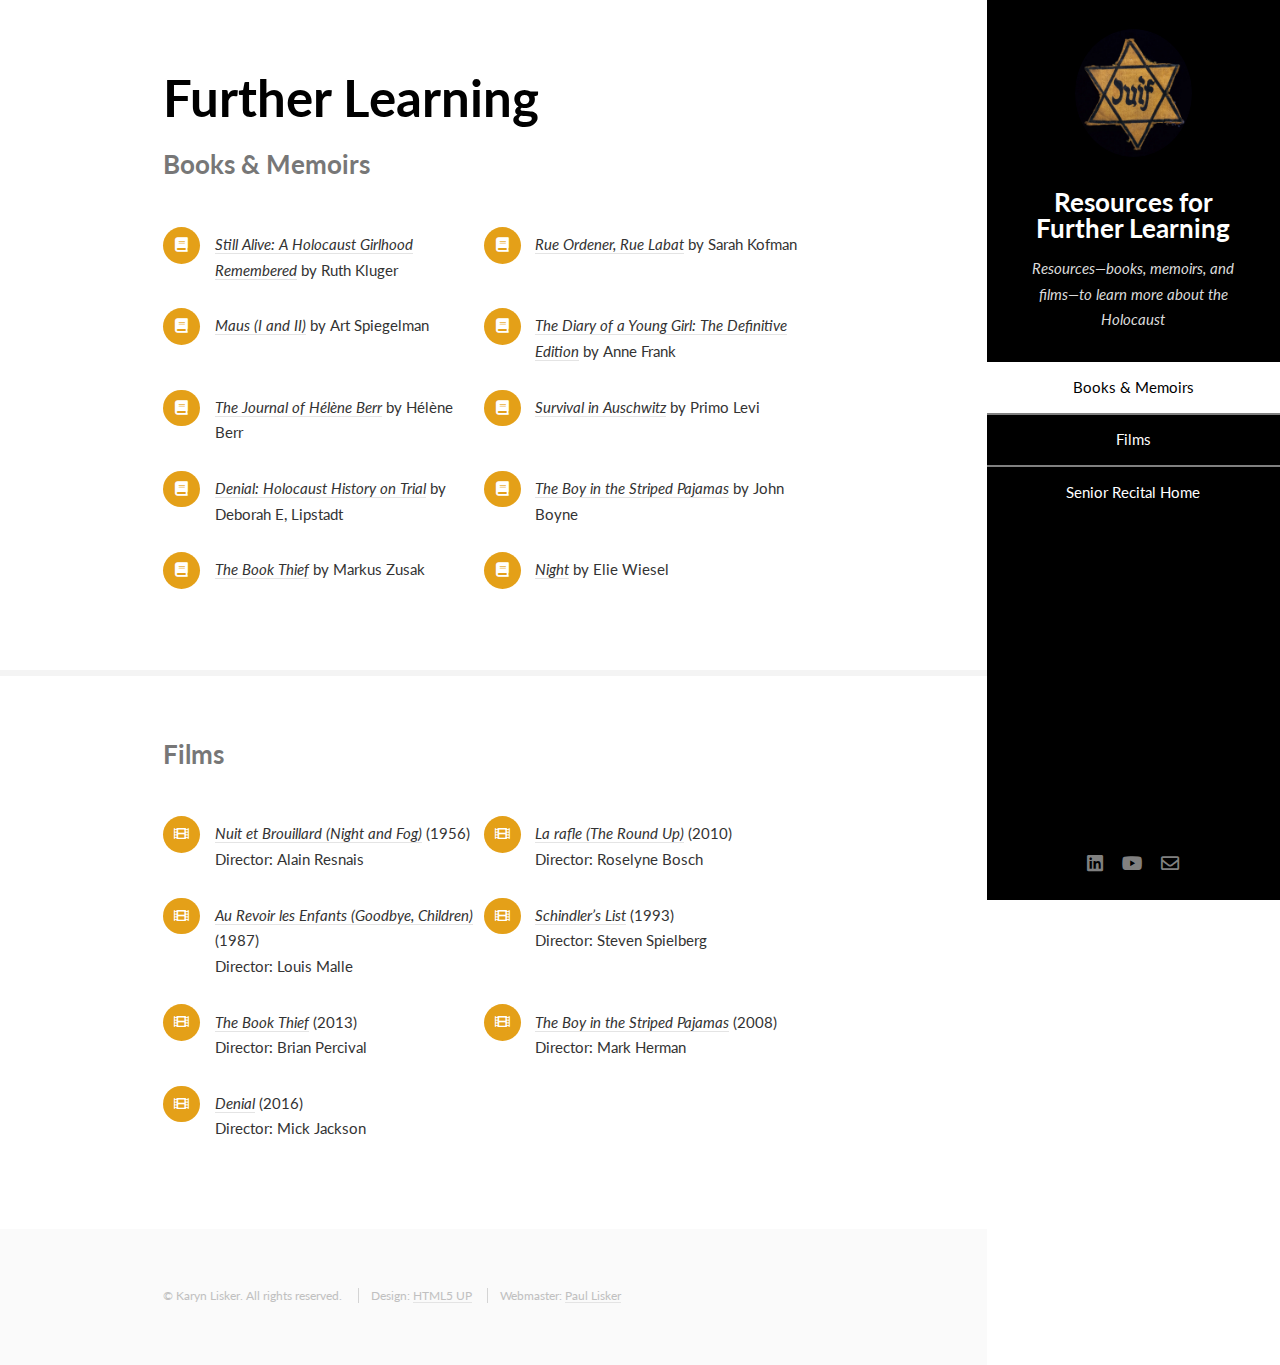
<file: holocaust-learning/index.html>
<!DOCTYPE html>
<!--
	Read Only by HTML5 UP
	html5up.net | @ajlkn
	Free for personal and commercial use under the CCA 3.0 license (html5up.net/license)
-->
<html>

<head>
    <!-- Google tag (gtag.js) -->
    <script async src="https://www.googletagmanager.com/gtag/js?id=G-JERQFZR6JP"></script>
    <script>
        window.dataLayer = window.dataLayer || [];
        function gtag() { dataLayer.push(arguments); }
        gtag('js', new Date());

        gtag('config', 'G-JERQFZR6JP');
    </script>
    <title>Further Learning about the Holocaust</title>
    <meta name="description"
        content="Resources&mdash;books, memoirs, and films&mdash;to learn more about the Holocaust. Published as a companion piece to Karyn Lisker&rsquo;s Senior Honors Recital &ldquo;Echoes of Courage&rdquo;, performed at Emory University on March 22, 2024.">
    <link rel="preconnect" href="https://fonts.gstatic.com">
    <link rel="preconnect" href="https://fonts.googleapis.com">
    <meta charset="utf-8" />
    <meta http-equiv="Content-Language" content="en">
    <meta http-equiv="X-UA-Compatible" content="ie=edge">
    <meta name="mobile-web-app-capable" content="yes">
    <meta name="viewport" content="width=device-width, initial-scale=1, user-scalable=no" />
    <link rel="stylesheet" href="assets/css/main.css" />
    <link rel="apple-touch-icon" sizes="180x180" href="/favicons/apple-touch-icon.png">
    <link rel="icon" type="image/png" sizes="32x32" href="/favicons/favicon-32x32.png">
    <link rel="icon" type="image/png" sizes="16x16" href="/favicons/favicon-16x16.png">
    <link rel="manifest" href="/favicons/site.webmanifest">
    <link rel="mask-icon" href="/favicons/safari-pinned-tab.svg" color="#5bbad5">
    <link rel="shortcut icon" href="/favicons/favicon.ico">
    <meta name="msapplication-TileColor" content="#da532c">
    <meta name="msapplication-config" content="/favicons/browserconfig.xml">
    <meta name="theme-color" content="#ffffff">
    <meta property="og:site_name" content="Karyn Lisker &CenterDot; Senior Recital">
    <meta property="og:description"
        content="Resources&mdash;books, memoirs, and films&mdash;to learn more about the Holocaust. Published as a companion piece to Karyn Lisker&rsquo;s Senior Honors Recital &ldquo;Echoes of Courage&rdquo;, performed at Emory University on March 22, 2024.">
    <link rel="canonical" href="https://karyn.lisker.me/holocaust-learning/" />
    <script type="application/ld+json">
        {
          "@context" : "https://schema.org",
          "@type" : "WebSite",
          "name" : "Karyn Lisker",
          "url" : "https://karyn.lisker.me/"
        }
      </script>

</head>

<body class="is-preload">
    <!-- Header -->
    <section id="header">
        <header>
            <span class="image avatar">
                <picture>
                    <source type="image/webp" srcset="images/juif-compressed.webp" alt="Yellow Jewish star">
                    <source type="image/jpeg" srcset="images/juif-compressed.jpg" alt="Yellow Jewish star">
                    <img src="images/juif-compressed.jpg" alt="Yellow Jewish star">
                </picture>
            </span>
            <h1 id="logo"><a href="#">Resources for Further Learning</a></h1>
            <p>Resources&mdash;books, memoirs, and films&mdash;to learn more about the Holocaust</p>
        </header>

        <nav id="nav">
            <ul>
                <li><a href="#books" class="active">Books & Memoirs</a></li>
                <li><a href="#films">Films</a></li>
                <li><a href="/senior-recital">Senior Recital Home</a></li>
            </ul>
        </nav>
        <footer>
            <ul class="icons">
                <li><a href="https://www.linkedin.com/in/karynlisker/" target="_blank" rel="noopener"
                        class="icon brands style2 fa-brands fa-linkedin"><span class="label">LinkedIn</span></a></li>
                <li><a href="https://www.youtube.com/channel/UC5BwGJ5Je4LB2BeBQorlSOQ/" target="_blank" rel="noopener"
                        class="icon brands style2 fa-brands fa-youtube"><span class="label">LinkedIn</span></a>
                </li>
                <li><a href="mailto:karyn@lisker.me" target="_blank" rel="noopener"
                        class="icon style2 fa-regular fa-envelope"><span class="label">Email</span></a></li>
            </ul>
        </footer>
    </section>

    <!-- Wrapper -->
    <div id="wrapper">
        <!-- Main -->
        <div id="main">
            <!-- Books -->
            <section id="books">
                <!-- <div class="image main" data-position="center">
									<img src="images/banner.jpg" alt="" />
								</div> -->
                <div class="container">
                    <header class="major">
                        <h2>Further Learning</h2>
                        <p>Books & Memoirs</p>
                    </header>
                    <ul class="feature-icons">
                        <li class="icon solid fa-regular fa-book"><a
                                href="https://www.amazon.com/Still-Alive-Holocaust-Girlhood-Remembered/dp/1558614362"
                                target="_blank"><em>Still Alive: A Holocaust Girlhood Remembered</em></a> by Ruth Kluger
                        </li>
                        <li class="icon solid fa-regular fa-book"><a
                                href="https://www.amazon.com/Rue-Ordener-Labat-Stages/dp/0803277806"
                                target="_blank"><em>Rue Ordener, Rue Labat</em></a> by Sarah Kofman</li>
                        <li class="icon solid fa-regular fa-book"><a
                                href="https://www.amazon.com/Maus-Survivors-Father-History-Troubles/dp/0679748407/"
                                target="_blank"><em>Maus (I and II)</em></a> by Art Spiegelman</li>
                        <li class="icon solid fa-regular fa-book"><a
                                href="https://www.amazon.com/Diary-Young-Girl-Definitive/dp/0553577123/"
                                target="_blank"><em>The Diary of a Young Girl: The Definitive Edition</em></a> by Anne
                            Frank</li>
                        <li class="icon solid fa-regular fa-book"><a
                                href="https://www.amazon.com/Journal-H%C3%A9l%C3%A8ne-Berr/dp/1602860947"
                                target="_blank"><em>The Journal of Hélène Berr</em></a> by Hélène Berr</li>
                        <li class="icon solid fa-regular fa-book"><a
                                href="https://www.amazon.com/Survival-Auschwitz-Primo-Levi/dp/1492942588"
                                target="_blank"><em>Survival in Auschwitz</em></a> by Primo Levi</li>
                        <li class="icon solid fa-regular fa-book"><a
                                href="https://www.amazon.com/Denial-Holocaust-History-Deborah-Lipstadt/dp/0062659650"
                                target="_blank"><em>Denial: Holocaust History on Trial</em></a> by Deborah E, Lipstadt
                        </li>
                        <li class="icon solid fa-regular fa-book"><a
                                href="https://www.amazon.com/Boy-Striped-Pajamas-John-Boyne/dp/0385751060"
                                target="_blank"><em>The Boy in the Striped Pajamas</em></a> by John Boyne</li>
                        <li class="icon solid fa-regular fa-book"><a
                                href="https://www.amazon.com/Book-Thief-Markus-Zusak/dp/0375842209"
                                target="_blank"><em>The Book Thief</em></a> by Markus Zusak</li>
                        <li class="icon solid fa-regular fa-book"><a href="https://www.amazon.com/Night-Elie-Wiesel/dp/0374500010"
                                target="_blank"><em>Night</em></a> by Elie Wiesel</li>
                    </ul>
                </div>
            </section>

            <!-- Films -->
            <section id="films">
                <div class="container">
                    <header class="major">
                        <h3>Films</p>
                    </header>
                    <ul class="feature-icons">
                        <li class="icon solid fa-film"><a href="https://www.imdb.com/title/tt0048434/"
                                target="_blank"><em>Nuit et Brouillard (Night and Fog)</em></a> (1956)<br>Director:
                            Alain Resnais</li>
                        <li class="icon solid fa-film"><a href="https://www.imdb.com/title/tt1382725/"
                                target="_blank"><em>La rafle (The Round Up)</em></a> (2010)<br>Director: Roselyne Bosch
                        </li>
                        <li class="icon solid fa-film"><a href="https://www.imdb.com/title/tt0092593/"
                                target="_blank"><em>Au Revoir les Enfants (Goodbye, Children)</em></a>
                            (1987)<br>Director: Louis Malle</li>
                        <li class="icon solid fa-film"><a href="https://www.imdb.com/title/tt0108052/"
                                target="_blank"><em>Schindler&rsquo;s List</em></a> (1993)<br>Director: Steven Spielberg
                        </li>
                        <li class="icon solid fa-film"><a href="https://www.imdb.com/title/tt0816442/"
                                target="_blank"><em>The Book Thief</em></a> (2013)<br>Director: Brian Percival</li>
                        <li class="icon solid fa-film"><a href="https://www.imdb.com/title/tt0914798/"
                                target="_blank"><em>The Boy in the Striped Pajamas</em></a> (2008)<br>Director: Mark
                            Herman</li>
                        <li class="icon solid fa-film"><a href="https://www.imdb.com/title/tt4645330/"
                                target="_blank"><em>Denial</em></a> (2016)<br>Director: Mick Jackson</li>
                    </ul>
                </div>
            </section>

        </div>

        <!-- Footer -->
        <section id="footer">
            <div class="container">
                <ul class="copyright">
                    <li>&copy; Karyn Lisker. All rights reserved.</li>
                    <li>Design: <a href="http://html5up.net">HTML5 UP</a></li>
                    <li>Webmaster: <a href="http://lisker.me">Paul Lisker</a></li>
                </ul>
            </div>
        </section>
    </div>

    <!-- Scripts -->
    <script src="assets/js/jquery.min.js"></script>
    <script src="assets/js/jquery.scrollex.min.js"></script>
    <script src="assets/js/jquery.scrolly.min.js"></script>
    <script src="assets/js/browser.min.js"></script>
    <script src="assets/js/breakpoints.min.js"></script>
    <script src="assets/js/util.js"></script>
    <script src="assets/js/main.js"></script>
</body>

</html>
</file>
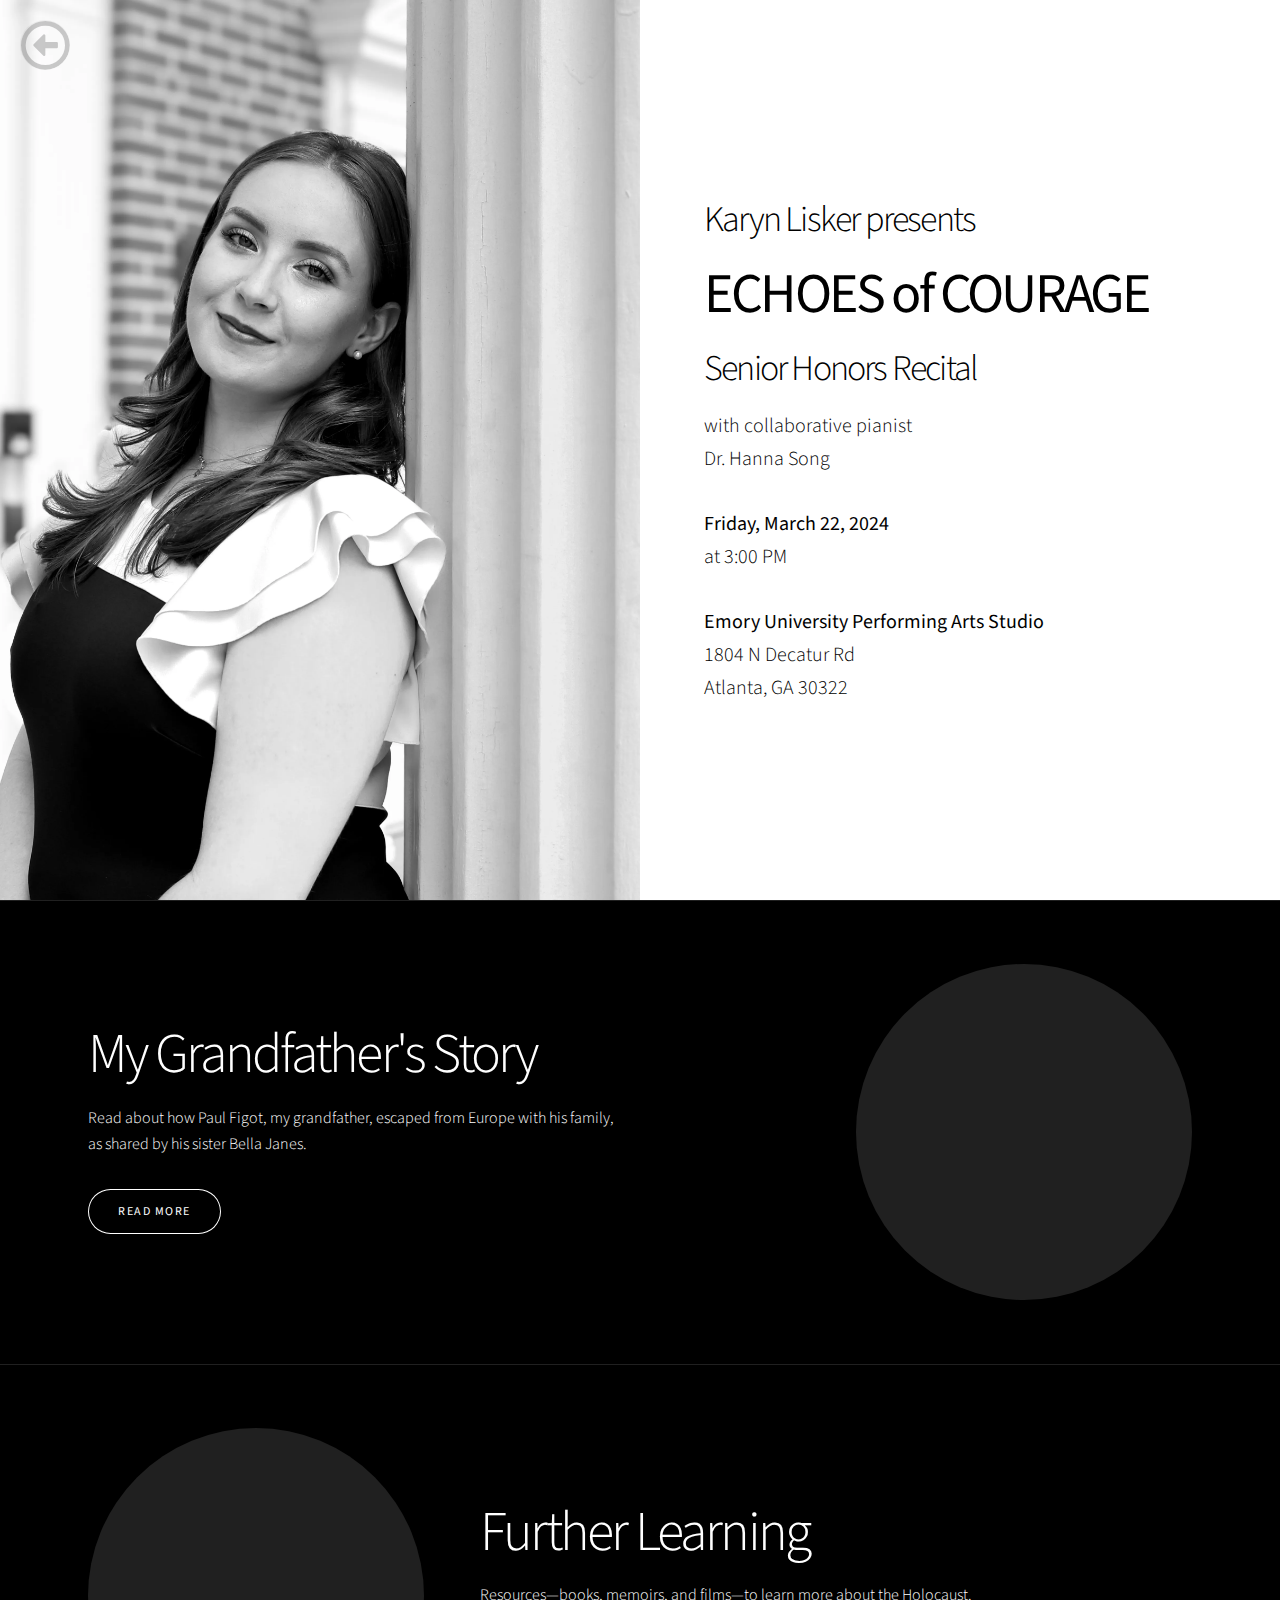
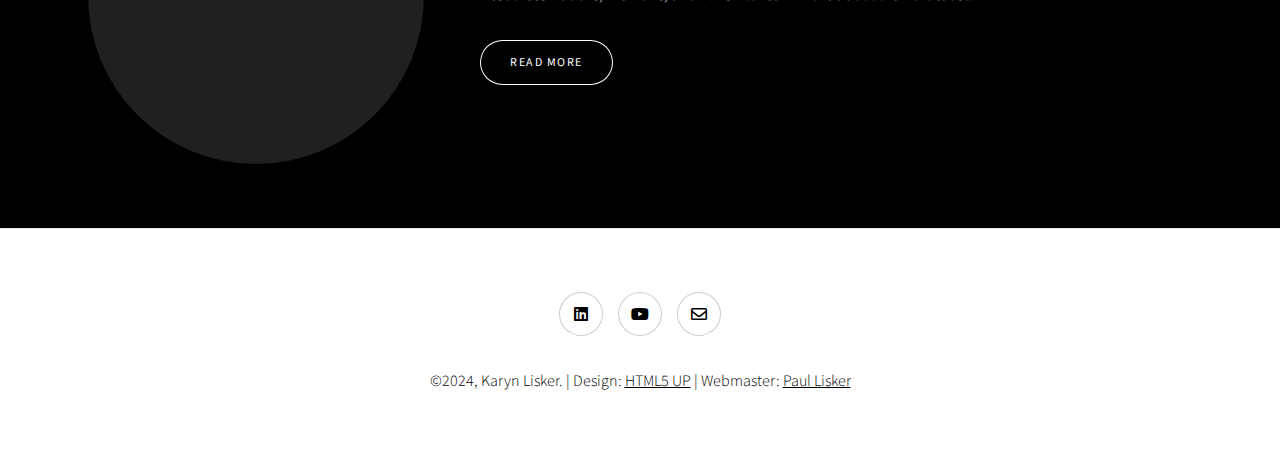
<file: senior-recital/index.html>
<!DOCTYPE HTML>
<!--
Story by HTML5 UP
html5up.net | @ajlkn
Free for personal and commercial use under the CCA 3.0 license (html5up.net/license)
-->
<html>

<head>
    <!-- Google tag (gtag.js) -->
    <script async src="https://www.googletagmanager.com/gtag/js?id=G-JERQFZR6JP"></script>
    <script>
        window.dataLayer = window.dataLayer || [];
        function gtag() { dataLayer.push(arguments); }
        gtag('js', new Date());

        gtag('config', 'G-JERQFZR6JP');
    </script>
    <meta charset="UTF-8">
    <meta http-equiv="Content-Language" content="en">
    <meta http-equiv="X-UA-Compatible" content="ie=edge">
    <meta name="mobile-web-app-capable" content="yes">
    <meta name="viewport" content="width=device-width, initial-scale=1, user-scalable=no" />
    <title>Karyn Lisker | Senior Honors Recital</title>
    <meta name="description"
        content="Companion website to Karyn Lisker's Senior Honors Recital &ldquo;Echoes of Courage&rdquo;, performed at Emory University on March 22, 2024.">
    <link rel="preconnect" href="https://fonts.gstatic.com">
    <link rel="preconnect" href="https://fonts.googleapis.com">
    <link rel="stylesheet" href="assets/css/main.css" />
    <script src="assets/js/lazysizes.min.js" async=""></script>
    <noscript>
        <link rel="stylesheet" href="assets/css/noscript.css" />
    </noscript>
    <link rel="apple-touch-icon" sizes="180x180" href="/favicons/apple-touch-icon.png">
    <link rel="icon" type="image/png" sizes="32x32" href="/favicons/favicon-32x32.png">
    <link rel="icon" type="image/png" sizes="16x16" href="/favicons/favicon-16x16.png">
    <link rel="manifest" href="/favicons/site.webmanifest">
    <link rel="mask-icon" href="/favicons/safari-pinned-tab.svg" color="#5bbad5">
    <link rel="shortcut icon" href="/favicons/favicon.ico">
    <meta name="msapplication-TileColor" content="#da532c">
    <meta name="msapplication-config" content="/favicons/browserconfig.xml">
    <meta name="theme-color" content="#ffffff">
    <meta property="og:site_name" content="Karyn Lisker &CenterDot; Senior Recital">
    <meta property="og:description"
        content="Companion website to Karyn Lisker's Senior Honors Recital &ldquo;Echoes of Courage&rdquo;, performed at Emory University on March 22, 2024.">
    <link rel="canonical" href="https://karyn.lisker.me/senior-recital/" />
    <script type="application/ld+json">
        {
          "@context" : "https://schema.org",
          "@type" : "WebSite",
          "name" : "Karyn Lisker",
          "url" : "https://karyn.lisker.me/"
        }
      </script>

</head>

<body class="is-preload">
    <!-- Wrapper -->
    <div id="wrapper" class="divided">
        <!-- About -->
        <section
            class="banner style1 fake-banner orient-right content-align-left image-position-center fullscreen onload-image-fade-in onload-content-fade-right color0">
            <div class="content">
                <h2>Karyn Lisker presents</h2>
                <h1><b>ECHOES of COURAGE</b></h1>
                <h2>Senior Honors Recital</h2>
                <p class="major">with collaborative pianist<br>Dr. Hanna Song</p>
                <!-- <hr> -->
                <p class="major"><b>Friday, March 22, 2024</b><br>at 3:00 PM</p>
                <p class="major"><b>Emory University Performing Arts Studio</b><br>1804 N Decatur Rd<br>Atlanta, GA
                    30322</p>
            </div>
            <div class="image">
                <picture>
                    <source type="image/webp" srcset="images/senior-recital-compressed.webp"
                        alt="Karyn Lisker - Senior Recital">
                    <source type="image/jpeg" srcset="images/senior-recital-compressed.jpg"
                        alt="Karyn Lisker - Senior Recital">
                    <img src="images/senior-recital-compressed.jpg" alt="Karyn Lisker - Senior Recital">
                </picture>
            </div>
        </section>
        <!-- Grandfather's Story -->
        <section
            class="spotlight style2 invert color0 orient-left content-align-left image-position-center onscroll-image-fade-in"
            id="first">
            <div class="content">
                <h1>My Grandfather's Story</h1>
                <p>Read about how Paul Figot, my grandfather, escaped from Europe with his family,<br>as shared by his
                    sister Bella Janes.</p>
                <ul class="actions stacked">
                    <li><a href="/story" rel="noopener" class="button">Read More</a></li>
                </ul>
            </div>
            <div class="image">
                <picture>
                    <source type="image/webp" data-srcset="images/paul-figot-compressed.webp" class="lazyload"
                        alt="Paul Figot">
                    <source type="image/jpeg" data-srcset="images/paul-figot-compressed.jpg" class="lazyload"
                        alt="Paul Figot">
                    <img data-src="images/paul-figot-compressed.jpg" class="lazyload" alt="Paul Figot">
                </picture>
            </div>
        </section>
        <!-- Further Learning -->
        <section
            class="spotlight style2 invert color0 orient-right content-align-left image-position-center onscroll-image-fade-in"
            id="first">
            <div class="content">
                <h1>Further Learning</h1>
                <p>Resources&mdash;books, memoirs, and films&mdash;to learn more about the Holocaust.</p>
                <ul class="actions stacked">
                    <li><a href="/holocaust-learning" rel="noopener" class="button">Read More</a></li>
                </ul>
            </div>
            <div class="image">
                <picture>
                    <source type="image/webp" data-srcset="images/juif-compressed.webp" class="lazyload"
                        alt="Yellow Jewish star">
                    <source type="image/jpeg" data-srcset="images/juif-compressed.jpg" class="lazyload"
                        alt="Yellow Jewish star">
                    <img data-src="images/juif-compressed.jpg" class="lazyload" alt="Yellow Jewish star">
                </picture>
            </div>
        </section>
        <!-- Footer -->
        <footer class="wrapper style1 align-center">
            <div class="inner">
                <ul class="icons">
                    <li><a href="https://www.linkedin.com/in/karynlisker/" target="_blank" rel="noopener"
                            class="icon brands style2 fa-brands fa-linkedin"><span class="label">LinkedIn</span></a></li>
                    <li><a href="https://www.youtube.com/channel/UC5BwGJ5Je4LB2BeBQorlSOQ/" target="_blank"
                            rel="noopener" class="icon brands style2 fa-brands fa-youtube"><span class="label">LinkedIn</span></a>
                    </li>
                    <li><a href="mailto:karyn@lisker.me" target="_blank" rel="noopener"
                            class="icon style2 fa-regular fa-envelope"><span class="label">Email</span></a></li>
                </ul>
                <p>&copy;2024, Karyn Lisker. | Design: <a href="https://html5up.net" target="_blank"
                        rel="noopener">HTML5
                        UP</a> | Webmaster: <a href="https://lisker.me" target="_blank" rel="noopener">Paul Lisker</a>
                </p>
            </div>
        </footer>
    </div>
    <!-- Home button -->
    <a href="/"><button id="home-button" title="Home Page" class="far fa-arrow-alt-circle-left"></button></a>
    <!-- Scripts -->
    <script src="assets/js/jquery.min.js"></script>
    <script src="assets/js/jquery.scrollex.min.js"></script>
    <script src="assets/js/jquery.scrolly.min.js"></script>
    <script src="assets/js/browser.min.js"></script>
    <script src="assets/js/breakpoints.min.js"></script>
    <script src="assets/js/util.js"></script>
    <script src="assets/js/main.js"></script>
</body>

</html>
</file>
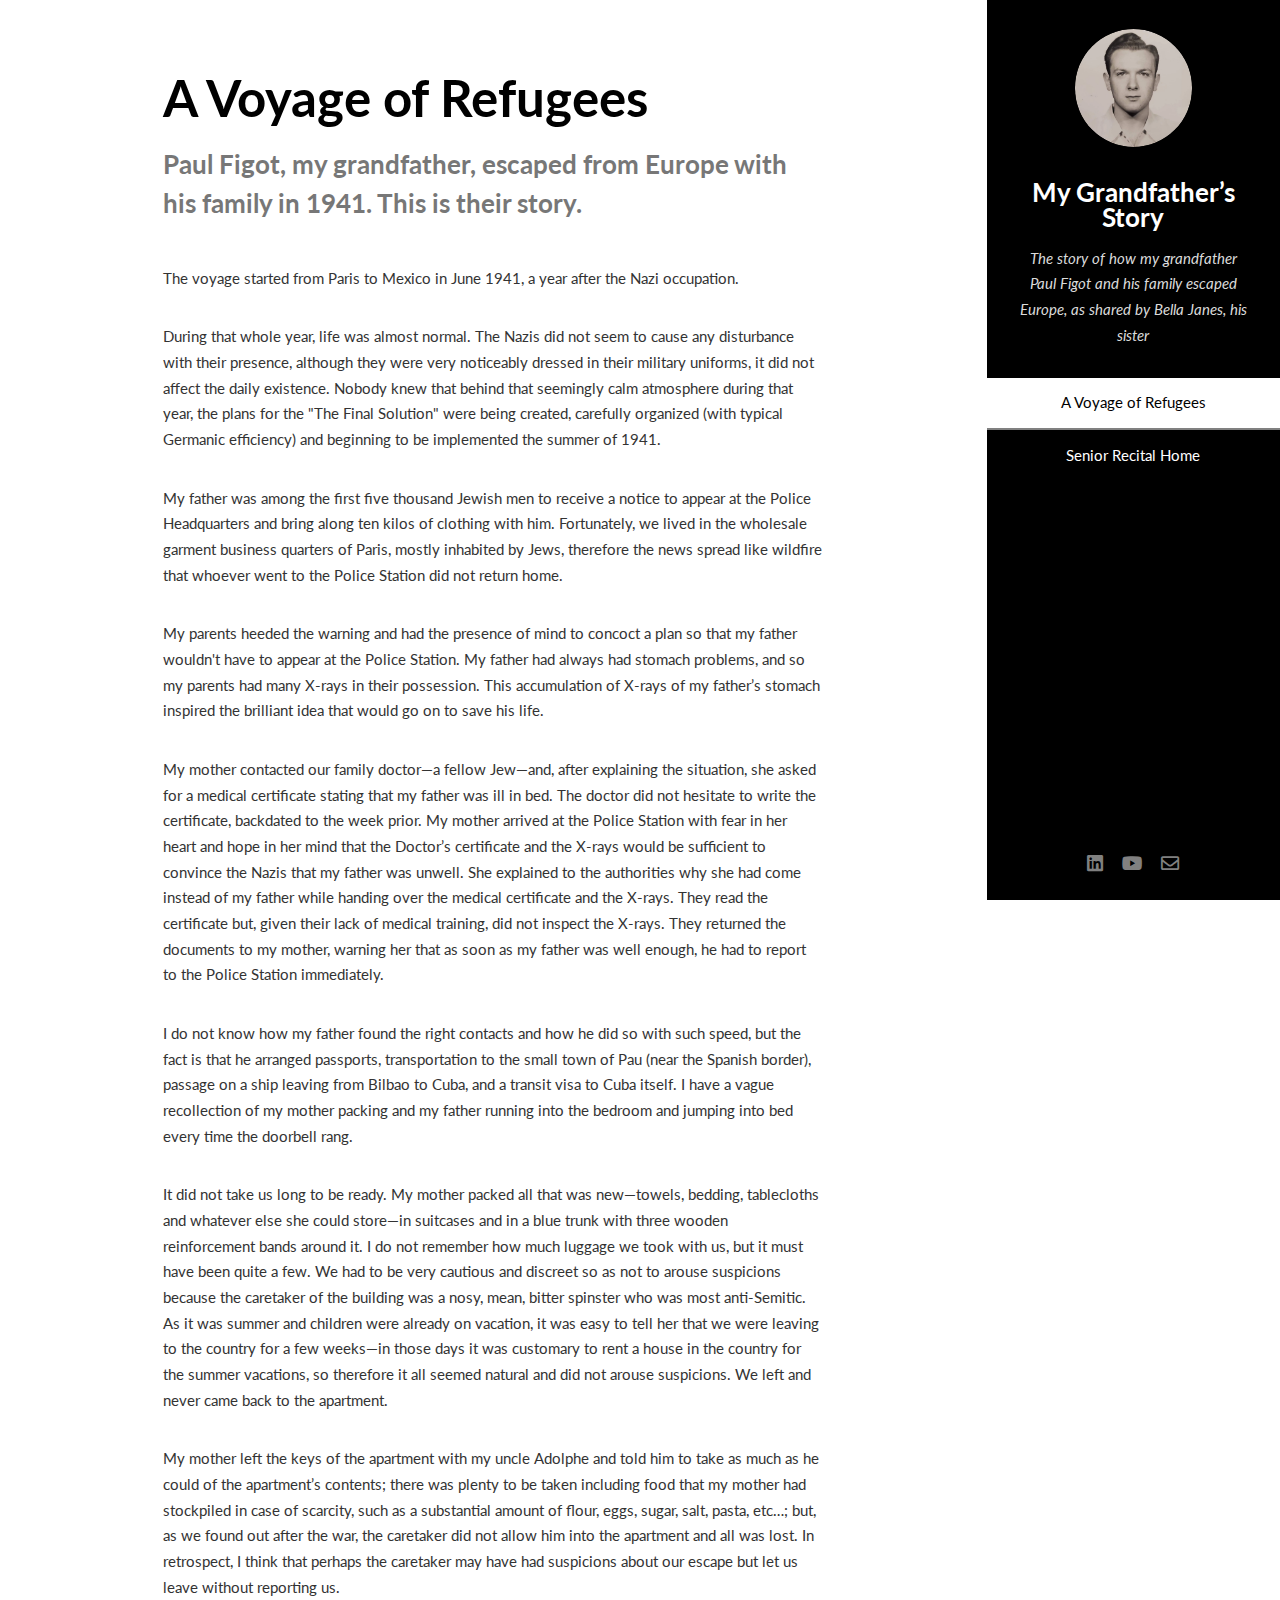
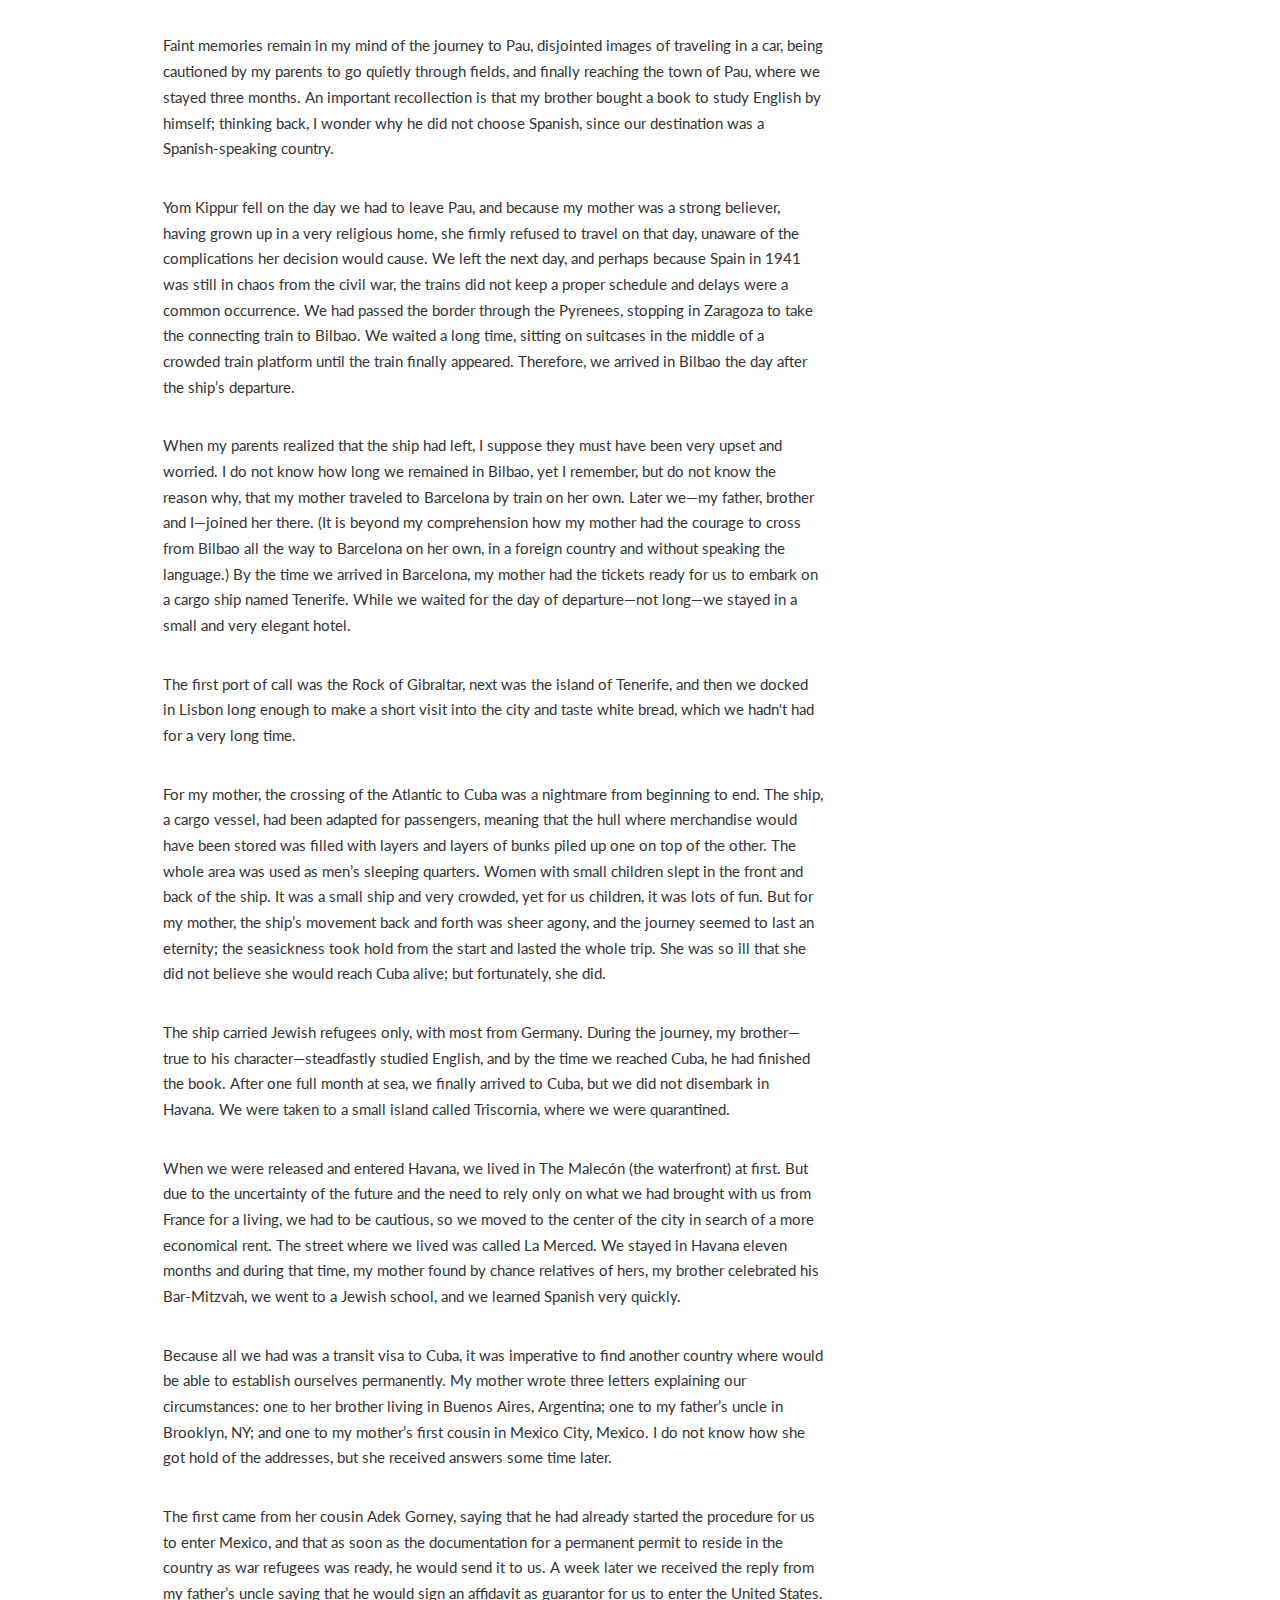
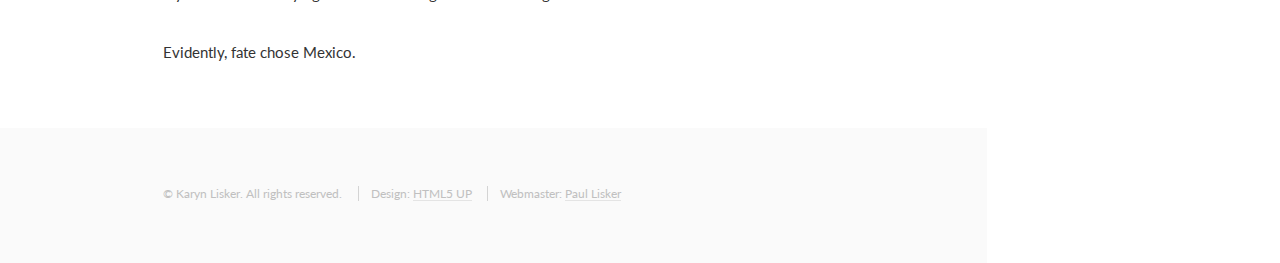
<file: story/index.html>
<!DOCTYPE html>
<!--
	Read Only by HTML5 UP
	html5up.net | @ajlkn
	Free for personal and commercial use under the CCA 3.0 license (html5up.net/license)
-->
<html>

<head>
    <!-- Google tag (gtag.js) -->
    <script async src="https://www.googletagmanager.com/gtag/js?id=G-JERQFZR6JP"></script>
    <script>
        window.dataLayer = window.dataLayer || [];
        function gtag() { dataLayer.push(arguments); }
        gtag('js', new Date());

        gtag('config', 'G-JERQFZR6JP');
    </script>
    <title>A Voyage of Refugees</title>
    <meta name="description"
        content="Read story of how Paul Figot and his family escaped Europe in 1941, as told by his sister Bella Janes. Published as a companion piece to Karyn Lisker&rsquo;s Senior Honors Recital &ldquo;Echoes of Courage&rdquo;, performed at Emory University on March 22, 2024.">
    <link rel="preconnect" href="https://fonts.gstatic.com">
    <link rel="preconnect" href="https://fonts.googleapis.com">
    <meta charset="utf-8" />
    <meta http-equiv="Content-Language" content="en">
    <meta http-equiv="X-UA-Compatible" content="ie=edge">
    <meta name="mobile-web-app-capable" content="yes">
    <meta name="viewport" content="width=device-width, initial-scale=1, user-scalable=no" />
    <link rel="stylesheet" href="assets/css/main.css" />
    <link rel="apple-touch-icon" sizes="180x180" href="/favicons/apple-touch-icon.png">
    <link rel="icon" type="image/png" sizes="32x32" href="/favicons/favicon-32x32.png">
    <link rel="icon" type="image/png" sizes="16x16" href="/favicons/favicon-16x16.png">
    <link rel="manifest" href="/favicons/site.webmanifest">
    <link rel="mask-icon" href="/favicons/safari-pinned-tab.svg" color="#5bbad5">
    <link rel="shortcut icon" href="/favicons/favicon.ico">
    <meta name="msapplication-TileColor" content="#da532c">
    <meta name="msapplication-config" content="/favicons/browserconfig.xml">
    <meta name="theme-color" content="#ffffff">
    <meta property="og:site_name" content="Karyn Lisker &CenterDot; Senior Recital">
    <meta property="og:description"
        content="Read story of how Paul Figot and his family escaped Europe in 1941, as told by his sister Bella Janes. Published as a companion piece to Karyn Lisker&rsquo;s Senior Honors Recital &ldquo;Echoes of Courage&rdquo;, performed at Emory University on March 22, 2024.">
    <link rel="canonical" href="https://karyn.lisker.me/story/" />
    <script type="application/ld+json">
        {
          "@context" : "https://schema.org",
          "@type" : "WebSite",
          "name" : "Karyn Lisker",
          "url" : "https://karyn.lisker.me/"
        }
      </script>

</head>

<body class="is-preload">
    <!-- Header -->
    <section id="header">
        <header>
            <span class="image avatar">
                <picture>
                    <source type="image/webp" srcset="images/avatar-compressed.webp" alt="Paul Figot">
                    <source type="image/jpeg" srcset="images/avatar-compressed.jpg" alt="Paul Figot">
                    <img src="images/avatar-compressed.jpg" alt="Paul Figot">
                </picture>
            </span>
            <h1 id="logo"><a href="#">My Grandfather&rsquo;s Story</a></h1>
            <p>
                The story of how my grandfather Paul Figot and his family escaped
                Europe, as shared by Bella Janes, his sister
            </p>
        </header>

        <nav id="nav">
            <ul>
                <li><a href="#story" class="active">A Voyage of Refugees</a></li>
                <!-- <li><a href="#photos">Photos</a></li> -->
                <li><a href="/senior-recital">Senior Recital Home</a></li>
            </ul>
        </nav>
        <footer>
            <ul class="icons">
                <li><a href="https://www.linkedin.com/in/karynlisker/" target="_blank" rel="noopener"
                        class="icon brands style2 fa-brands fa-linkedin"><span class="label">LinkedIn</span></a></li>
                <li><a href="https://www.youtube.com/channel/UC5BwGJ5Je4LB2BeBQorlSOQ/" target="_blank" rel="noopener"
                        class="icon brands style2 fa-brands fa-youtube"><span class="label">LinkedIn</span></a>
                </li>
                <li><a href="mailto:karyn@lisker.me" target="_blank" rel="noopener"
                        class="icon style2 fa-regular fa-envelope"><span class="label">Email</span></a></li>
            </ul>
        </footer>
    </section>

    <!-- Wrapper -->
    <div id="wrapper">
        <!-- Main -->
        <div id="main">
            <!-- Story -->
            <section id="story">
                <!-- <div class="image main" data-position="center">
									<img src="images/banner.jpg" alt="" />
								</div> -->
                <div class="container">
                    <header class="major">
                        <h2>A Voyage of Refugees</h2>
                        <p>
                            Paul Figot, my grandfather, escaped from Europe with his family
                            in 1941. This is their story.
                        </p>
                    </header>
                    <p>
                        The voyage started from Paris to Mexico in June 1941, a year after
                        the Nazi occupation.
                    </p>
                    <p>
                        During that whole year, life was almost normal. The Nazis did not
                        seem to cause any disturbance with their presence, although they
                        were very noticeably dressed in their military uniforms, it did
                        not affect the daily existence. Nobody knew that behind that
                        seemingly calm atmosphere during that year, the plans for the "The
                        Final Solution" were being created, carefully organized (with
                        typical Germanic efficiency) and beginning to be implemented the
                        summer of 1941.
                    </p>
                    <p>
                        My father was among the first five thousand Jewish men to receive
                        a notice to appear at the Police Headquarters and bring along ten
                        kilos of clothing with him. Fortunately, we lived in the wholesale
                        garment business quarters of Paris, mostly inhabited by Jews,
                        therefore the news spread like wildfire that whoever went to the
                        Police Station did not return home.
                    </p>
                    <p>
                        My parents heeded the warning and had the presence of mind to
                        concoct a plan so that my father wouldn't have to appear at the
                        Police Station. My father had always had stomach problems, and so
                        my parents had many X-rays in their possession. This accumulation
                        of X-rays of my father&rsquo;s stomach inspired the brilliant idea that
                        would go on to save his life.
                    </p>
                    <p>
                        My mother contacted our family doctor—a fellow Jew—and, after
                        explaining the situation, she asked for a medical certificate
                        stating that my father was ill in bed. The doctor did not hesitate
                        to write the certificate, backdated to the week prior. My mother
                        arrived at the Police Station with fear in her heart and hope in
                        her mind that the Doctor&rsquo;s certificate and the X-rays would be
                        sufficient to convince the Nazis that my father was unwell. She
                        explained to the authorities why she had come instead of my father
                        while handing over the medical certificate and the X-rays. They
                        read the certificate but, given their lack of medical training,
                        did not inspect the X-rays. They returned the documents to my
                        mother, warning her that as soon as my father was well enough, he
                        had to report to the Police Station immediately.
                    </p>
                    <p>
                        I do not know how my father found the right contacts and how he
                        did so with such speed, but the fact is that he arranged
                        passports, transportation to the small town of Pau (near the
                        Spanish border), passage on a ship leaving from Bilbao to Cuba,
                        and a transit visa to Cuba itself. I have a vague recollection of
                        my mother packing and my father running into the bedroom and
                        jumping into bed every time the doorbell rang.
                    </p>
                    <p>
                        It did not take us long to be ready. My mother packed all that was
                        new—towels, bedding, tablecloths and whatever else she could
                        store—in suitcases and in a blue trunk with three wooden
                        reinforcement bands around it. I do not remember how much luggage
                        we took with us, but it must have been quite a few. We had to be
                        very cautious and discreet so as not to arouse suspicions because
                        the caretaker of the building was a nosy, mean, bitter spinster
                        who was most anti-Semitic. As it was summer and children were
                        already on vacation, it was easy to tell her that we were leaving
                        to the country for a few weeks—in those days it was customary to
                        rent a house in the country for the summer vacations, so therefore
                        it all seemed natural and did not arouse suspicions. We left and
                        never came back to the apartment.
                    </p>
                    <p>
                        My mother left the keys of the apartment with my uncle Adolphe and
                        told him to take as much as he could of the apartment&rsquo;s contents;
                        there was plenty to be taken including food that my mother had
                        stockpiled in case of scarcity, such as a substantial amount of
                        flour, eggs, sugar, salt, pasta, etc…; but, as we found out after
                        the war, the caretaker did not allow him into the apartment and
                        all was lost. In retrospect, I think that perhaps the caretaker
                        may have had suspicions about our escape but let us leave without
                        reporting us.
                    </p>
                    <p>
                        Faint memories remain in my mind of the journey to Pau, disjointed
                        images of traveling in a car, being cautioned by my parents to go
                        quietly through fields, and finally reaching the town of Pau,
                        where we stayed three months. An important recollection is that my
                        brother bought a book to study English by himself; thinking back,
                        I wonder why he did not choose Spanish, since our destination was
                        a Spanish-speaking country.
                    </p>
                    <p>
                        Yom Kippur fell on the day we had to leave Pau, and because my
                        mother was a strong believer, having grown up in a very religious
                        home, she firmly refused to travel on that day, unaware of the
                        complications her decision would cause. We left the next day, and
                        perhaps because Spain in 1941 was still in chaos from the civil
                        war, the trains did not keep a proper schedule and delays were a
                        common occurrence. We had passed the border through the Pyrenees,
                        stopping in Zaragoza to take the connecting train to Bilbao. We
                        waited a long time, sitting on suitcases in the middle of a
                        crowded train platform until the train finally appeared.
                        Therefore, we arrived in Bilbao the day after the ship&rsquo;s
                        departure.
                    </p>
                    <p>
                        When my parents realized that the ship had left, I suppose they
                        must have been very upset and worried. I do not know how long we
                        remained in Bilbao, yet I remember, but do not know the reason
                        why, that my mother traveled to Barcelona by train on her own.
                        Later we—my father, brother and I—joined her there. (It is beyond
                        my comprehension how my mother had the courage to cross from
                        Bilbao all the way to Barcelona on her own, in a foreign country
                        and without speaking the language.) By the time we arrived in
                        Barcelona, my mother had the tickets ready for us to embark on a
                        cargo ship named Tenerife. While we waited for the day of
                        departure—not long—we stayed in a small and very elegant hotel.
                    </p>
                    <p>
                        The first port of call was the Rock of Gibraltar, next was the
                        island of Tenerife, and then we docked in Lisbon long enough to
                        make a short visit into the city and taste white bread, which we
                        hadn't had for a very long time.
                    </p>
                    <p>
                        For my mother, the crossing of the Atlantic to Cuba was a
                        nightmare from beginning to end. The ship, a cargo vessel, had
                        been adapted for passengers, meaning that the hull where
                        merchandise would have been stored was filled with layers and
                        layers of bunks piled up one on top of the other. The whole area
                        was used as men&rsquo;s sleeping quarters. Women with small children
                        slept in the front and back of the ship. It was a small ship and
                        very crowded, yet for us children, it was lots of fun. But for my
                        mother, the ship&rsquo;s movement back and forth was sheer agony, and
                        the journey seemed to last an eternity; the seasickness took hold
                        from the start and lasted the whole trip. She was so ill that she
                        did not believe she would reach Cuba alive; but fortunately, she
                        did.
                    </p>
                    <p>
                        The ship carried Jewish refugees only, with most from Germany.
                        During the journey, my brother—true to his character—steadfastly
                        studied English, and by the time we reached Cuba, he had finished
                        the book. After one full month at sea, we finally arrived to Cuba,
                        but we did not disembark in Havana. We were taken to a small
                        island called Triscornia, where we were quarantined.
                    </p>
                    <p>
                        When we were released and entered Havana, we lived in The Malecón
                        (the waterfront) at first. But due to the uncertainty of the
                        future and the need to rely only on what we had brought with us
                        from France for a living, we had to be cautious, so we moved to
                        the center of the city in search of a more economical rent. The
                        street where we lived was called La Merced. We stayed in Havana
                        eleven months and during that time, my mother found by chance
                        relatives of hers, my brother celebrated his Bar-Mitzvah, we went
                        to a Jewish school, and we learned Spanish very quickly.
                    </p>
                    <p>
                        Because all we had was a transit visa to Cuba, it was imperative
                        to find another country where would be able to establish ourselves
                        permanently. My mother wrote three letters explaining our
                        circumstances: one to her brother living in Buenos Aires,
                        Argentina; one to my father&rsquo;s uncle in Brooklyn, NY; and one to my
                        mother&rsquo;s first cousin in Mexico City, Mexico. I do not know how
                        she got hold of the addresses, but she received answers some time
                        later.
                    </p>
                    <p>
                        The first came from her cousin Adek Gorney, saying that he had
                        already started the procedure for us to enter Mexico, and that as
                        soon as the documentation for a permanent permit to reside in the
                        country as war refugees was ready, he would send it to us. A week
                        later we received the reply from my father&rsquo;s uncle saying that he
                        would sign an affidavit as guarantor for us to enter the United
                        States.
                    </p>
                    <p>Evidently, fate chose Mexico.</p>
                </div>
            </section>

            <!-- Photos -->
            <!--
        <section id="photos">
          <div class="container">
            <h3>A Few Accomplishments</h3>
            <p>
              Integer eu ante ornare amet commetus vestibulum blandit integer in
              curae ac faucibus integer non. Adipiscing cubilia elementum
              integer. Integer eu ante ornare amet commetus.
            </p>
            <div class="features">
              <article>
                <a href="#" class="image"
                  ><img src="images/pic01.jpg" alt=""
                /></a>
                <div class="inner">
                  <h4>Possibly broke spacetime</h4>
                  <p>
                    Integer eu ante ornare amet commetus vestibulum blandit
                    integer in curae ac faucibus integer adipiscing ornare amet.
                  </p>
                </div>
              </article>
              <article>
                <a href="#" class="image"
                  ><img src="images/pic02.jpg" alt=""
                /></a>
                <div class="inner">
                  <h4>Terraformed a small moon</h4>
                  <p>
                    Integer eu ante ornare amet commetus vestibulum blandit
                    integer in curae ac faucibus integer adipiscing ornare amet.
                  </p>
                </div>
              </article>
              <article>
                <a href="#" class="image"
                  ><img src="images/pic03.jpg" alt=""
                /></a>
                <div class="inner">
                  <h4>Snapped dark matter in the wild</h4>
                  <p>
                    Integer eu ante ornare amet commetus vestibulum blandit
                    integer in curae ac faucibus integer adipiscing ornare amet.
                  </p>
                </div>
              </article>
            </div>
          </div>
        </section>
        -->
        </div>

        <!-- Footer -->
        <section id="footer">
            <div class="container">
                <ul class="copyright">
                    <li>&copy; Karyn Lisker. All rights reserved.</li>
                    <li>Design: <a href="http://html5up.net">HTML5 UP</a></li>
                    <li>Webmaster: <a href="http://lisker.me">Paul Lisker</a></li>
                </ul>
            </div>
        </section>
    </div>

    <!-- Scripts -->
    <script src="assets/js/jquery.min.js"></script>
    <script src="assets/js/jquery.scrollex.min.js"></script>
    <script src="assets/js/jquery.scrolly.min.js"></script>
    <script src="assets/js/browser.min.js"></script>
    <script src="assets/js/breakpoints.min.js"></script>
    <script src="assets/js/util.js"></script>
    <script src="assets/js/main.js"></script>
</body>

</html>
</file>
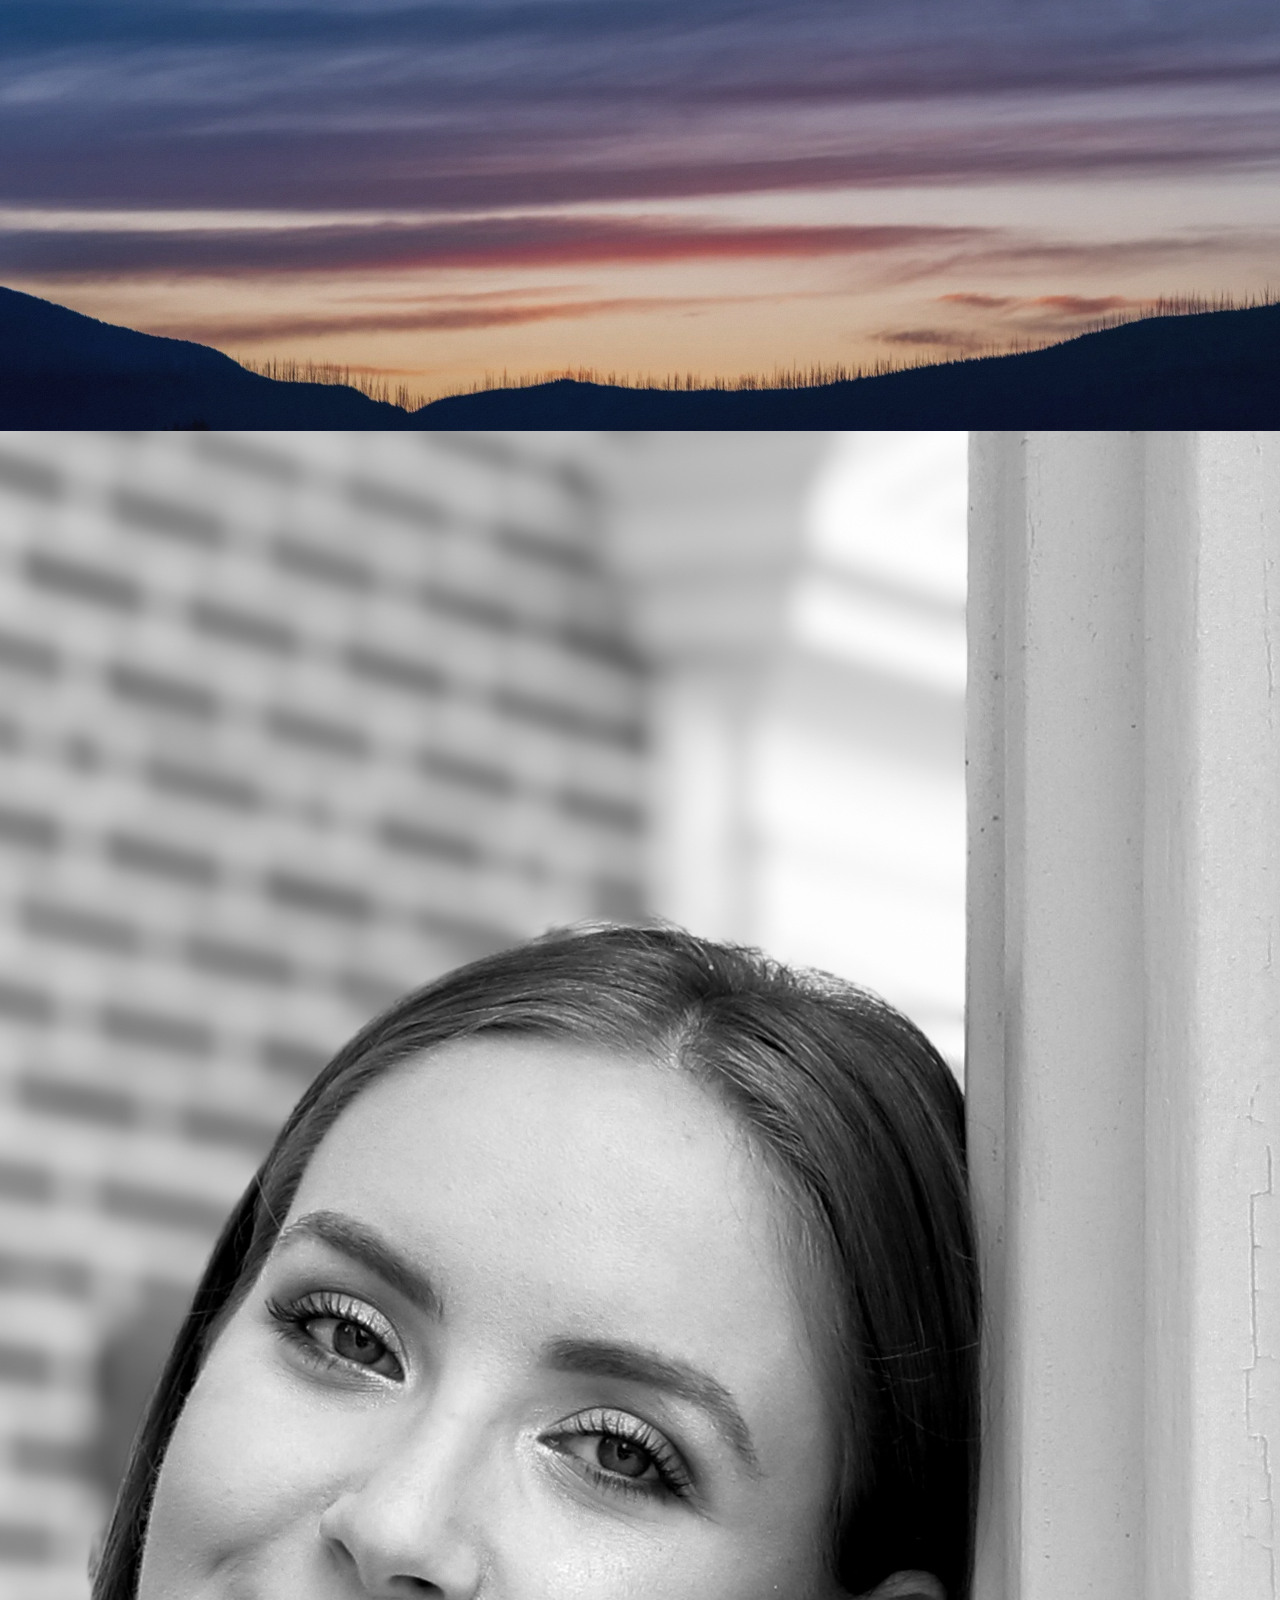
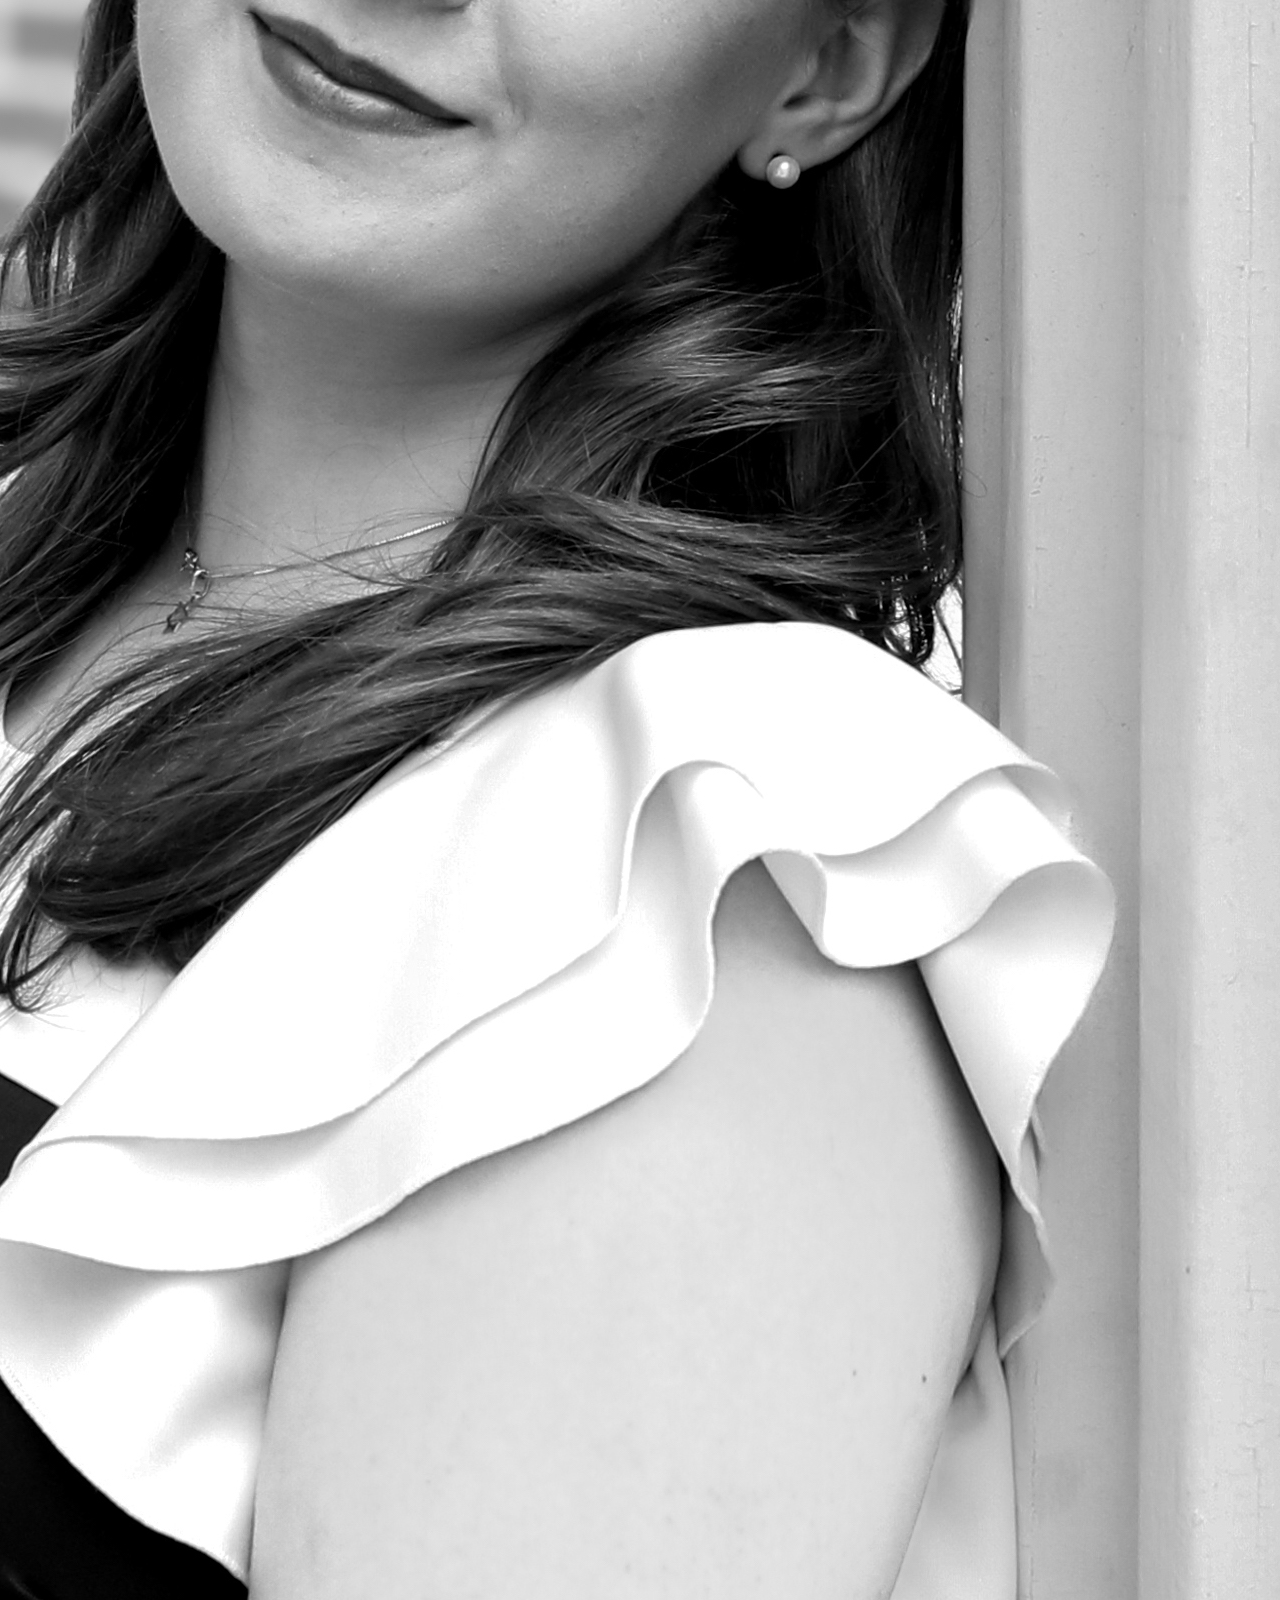
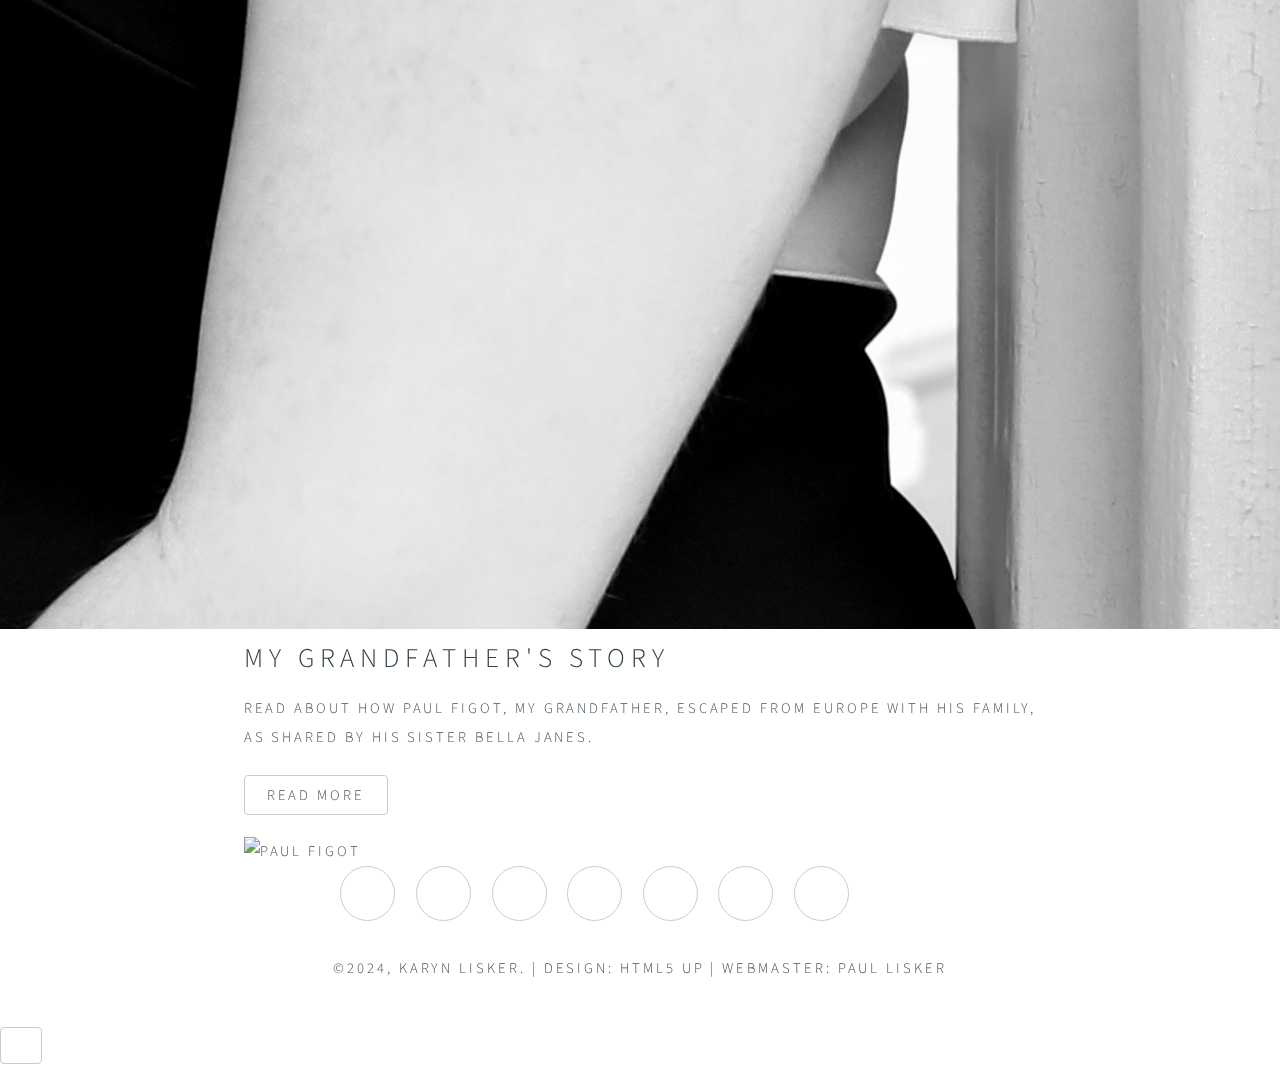
<file: senior-recital.html>
<!DOCTYPE HTML>
<!--
Story by HTML5 UP
html5up.net | @ajlkn
Free for personal and commercial use under the CCA 3.0 license (html5up.net/license)
-->
<html>

<head>
    <meta charset="UTF-8">
    <html lang="en">
    <meta http-equiv="X-UA-Compatible" content="ie=edge">
    <meta name="mobile-web-app-capable" content="yes">
    <meta name="viewport" content="width=device-width, initial-scale=1, user-scalable=no" />
    <title>Karyn Lisker | Senior Honors Recital</title>
    <meta name="description"
        content="Description here!!!!">
    <link rel="stylesheet" href="assets/css/main.css" />
    <script src="assets/js/lazysizes.min.js" async=""></script>
    <noscript>
        <link rel="stylesheet" href="assets/css/noscript.css" />
    </noscript>
</head>

<body class="is-preload">
    <!-- Wrapper -->
    <div id="wrapper" class="divided">
        <!-- About -->
        <section
            class="banner style1 fake-banner orient-right content-align-left image-position-center fullscreen onload-image-fade-in onload-content-fade-right color0">
            <div class="content">
                <h2>Karyn Lisker presents</h2>
                <h1><b>ECHOES of COURAGE</b></h1>
                <h2>Senior Honors Recital</h2>
                <p class="major">with collaborative pianist<br>Dr. Hanna Song</p>
                <!-- <hr> -->
                <p class="major"><b>Friday, March 22, 2024</b><br>at 3:00 PM</p>
                <p class="major"><b>Emory University Performing Arts Studio</b><br>1804 N Decatur Rd<br>Atlanta, GA 30322</p>
            </div>
            <div class="image">
                <picture>
                    <!-- <source type="image/webp" srcset="images/recital/senior-recital.webp" alt="Karyn Lisker - Senior Recital"> -->
                    <source type="image/jpeg" srcset="images/recital/senior-recital.jpg" alt="Karyn Lisker - Senior Recital">
                    <img src="images/recital/senior-recital.jpg" alt="Karyn Lisker - Senior Recital">
                </picture>
            </div>
        </section>
        <!-- Grandfather's Story -->
        <section class="spotlight style2 invert color0 orient-left content-align-left image-position-center onscroll-image-fade-in"
            id="first">
            <div class="content">
                <h1>My Grandfather's Story</h1>
                <p>Read about how Paul Figot, my grandfather, escaped from Europe with his family,<br>as shared by his sister Bella Janes.</p>
                <ul class="actions stacked">
                    <li><a href="/story.html" target="_blank" rel="noopener"
                            class="button">Read More</a></li>
                </ul>
            </div>
            <div class="image">
                <picture>
                    <!-- <source type="image/webp" data-srcset="images/recital/paul-figot.jpg.webp" class="lazyload" alt="Paul Figot"> -->
                    <source type="image/jpeg" data-srcset="images/recital/paul-figot.jpg" class="lazyload" alt="Paul Figot">
                    <img data-src="images/recital/paul-figot.jpg" class="lazyload" alt="Paul Figot">
                </picture>
            </div>
        </section>
        <!-- Footer -->
        <footer class="wrapper style1 align-center invert">
            <div class="inner">
                <ul class="icons">
                    <li><a href="https://www.facebook.com/musicianmiller" target="_blank" rel="noopener"
                            class="icon brands style2 fa-facebook-f"><span class="label">Facebook</span></a></li>
                    <li><a href="https://www.instagram.com/musicianmiller/" target="_blank" rel="noopener"
                            class="icon brands style2 fa-instagram"><span class="label">Instagram</span></a></li>
                    <li><a href="https://www.youtube.com/IanMillerMusic" target="_blank" rel="noopener"
                            class="icon brands style2 fa-youtube"><span class="label">LinkedIn</span></a></li>
                    <li><a href="https://soundcloud.com/musicianmiller" target="_blank" rel="noopener"
                            class="icon brands style2 fa-soundcloud"><span class="label">LinkedIn</span></a></li>
                    <li><a href="https://www.linkedin.com/in/ian-miller-98405170/" target="_blank" rel="noopener"
                            class="icon brands style2 fa-linkedin"><span class="label">LinkedIn</span></a></li>
                    <li><a href="https://musicianmiller.bandcamp.com/releases/" target="_blank" rel="noopener"
                            class="icon brands style2 fa-bandcamp"><span class="label">LinkedIn</span></a></li>
                    <li><a href="mailto:ian.phillip.miller@gmail.com" target="_blank" rel="noopener"
                            class="icon style2 fa-envelope"><span class="label">Email</span></a></li>
                </ul>
                <p>&copy;2024, Karyn Lisker. | Design: <a href="https://html5up.net" target="_blank" rel="noopener">HTML5
                        UP</a> | Webmaster: <a href="https://lisker.me" target="_blank" rel="noopener">Paul Lisker</a>
                </p>
            </div>
        </footer>
    </div>
    <!-- Home button -->
    <a href="https://karyn.lisker.me"><button id="home-button" title="Home Page"
            class="far fa-arrow-alt-circle-left"></button></a>
    <!-- Scripts -->
    <script src="assets/js/jquery.min.js"></script>
    <script src="assets/js/jquery.scrollex.min.js"></script>
    <script src="assets/js/jquery.scrolly.min.js"></script>
    <script src="assets/js/browser.min.js"></script>
    <script src="assets/js/breakpoints.min.js"></script>
    <script src="assets/js/util.js"></script>
    <script src="assets/js/main.js"></script>
</body>

</html>
</file>
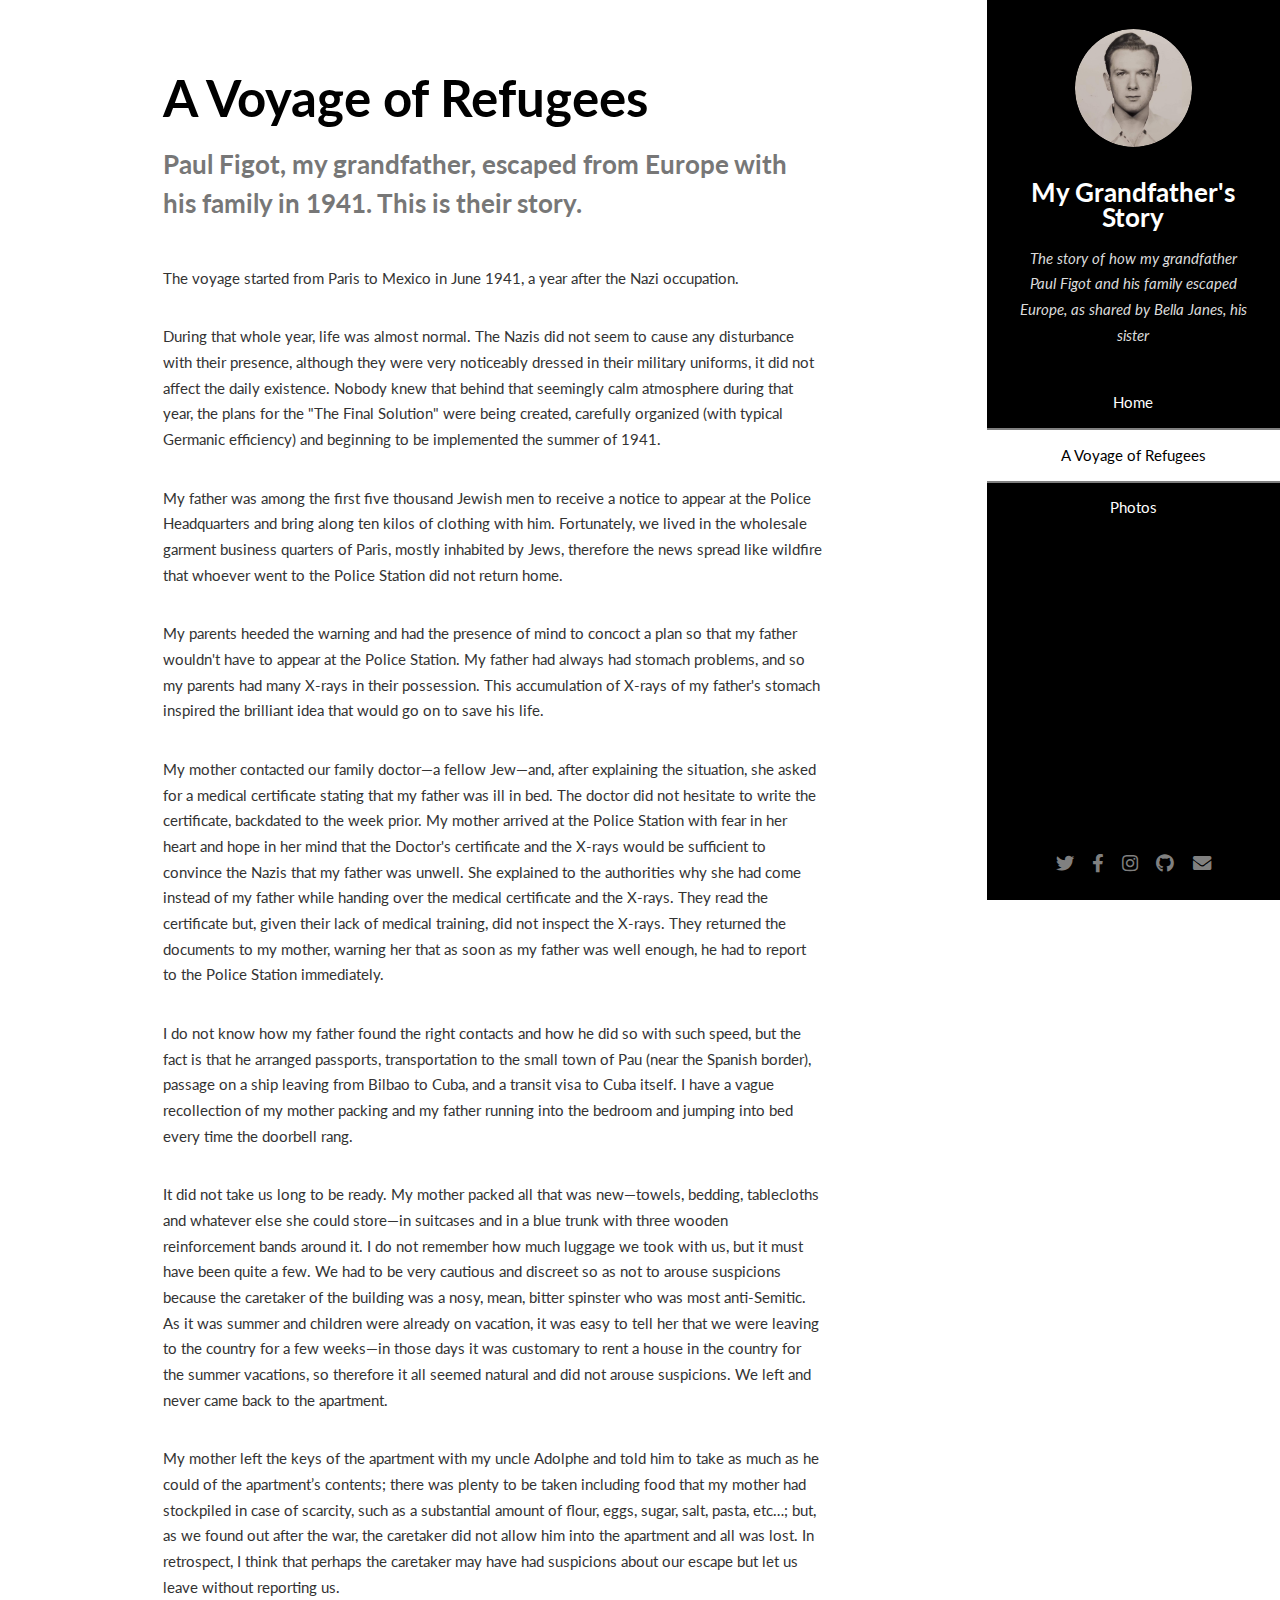
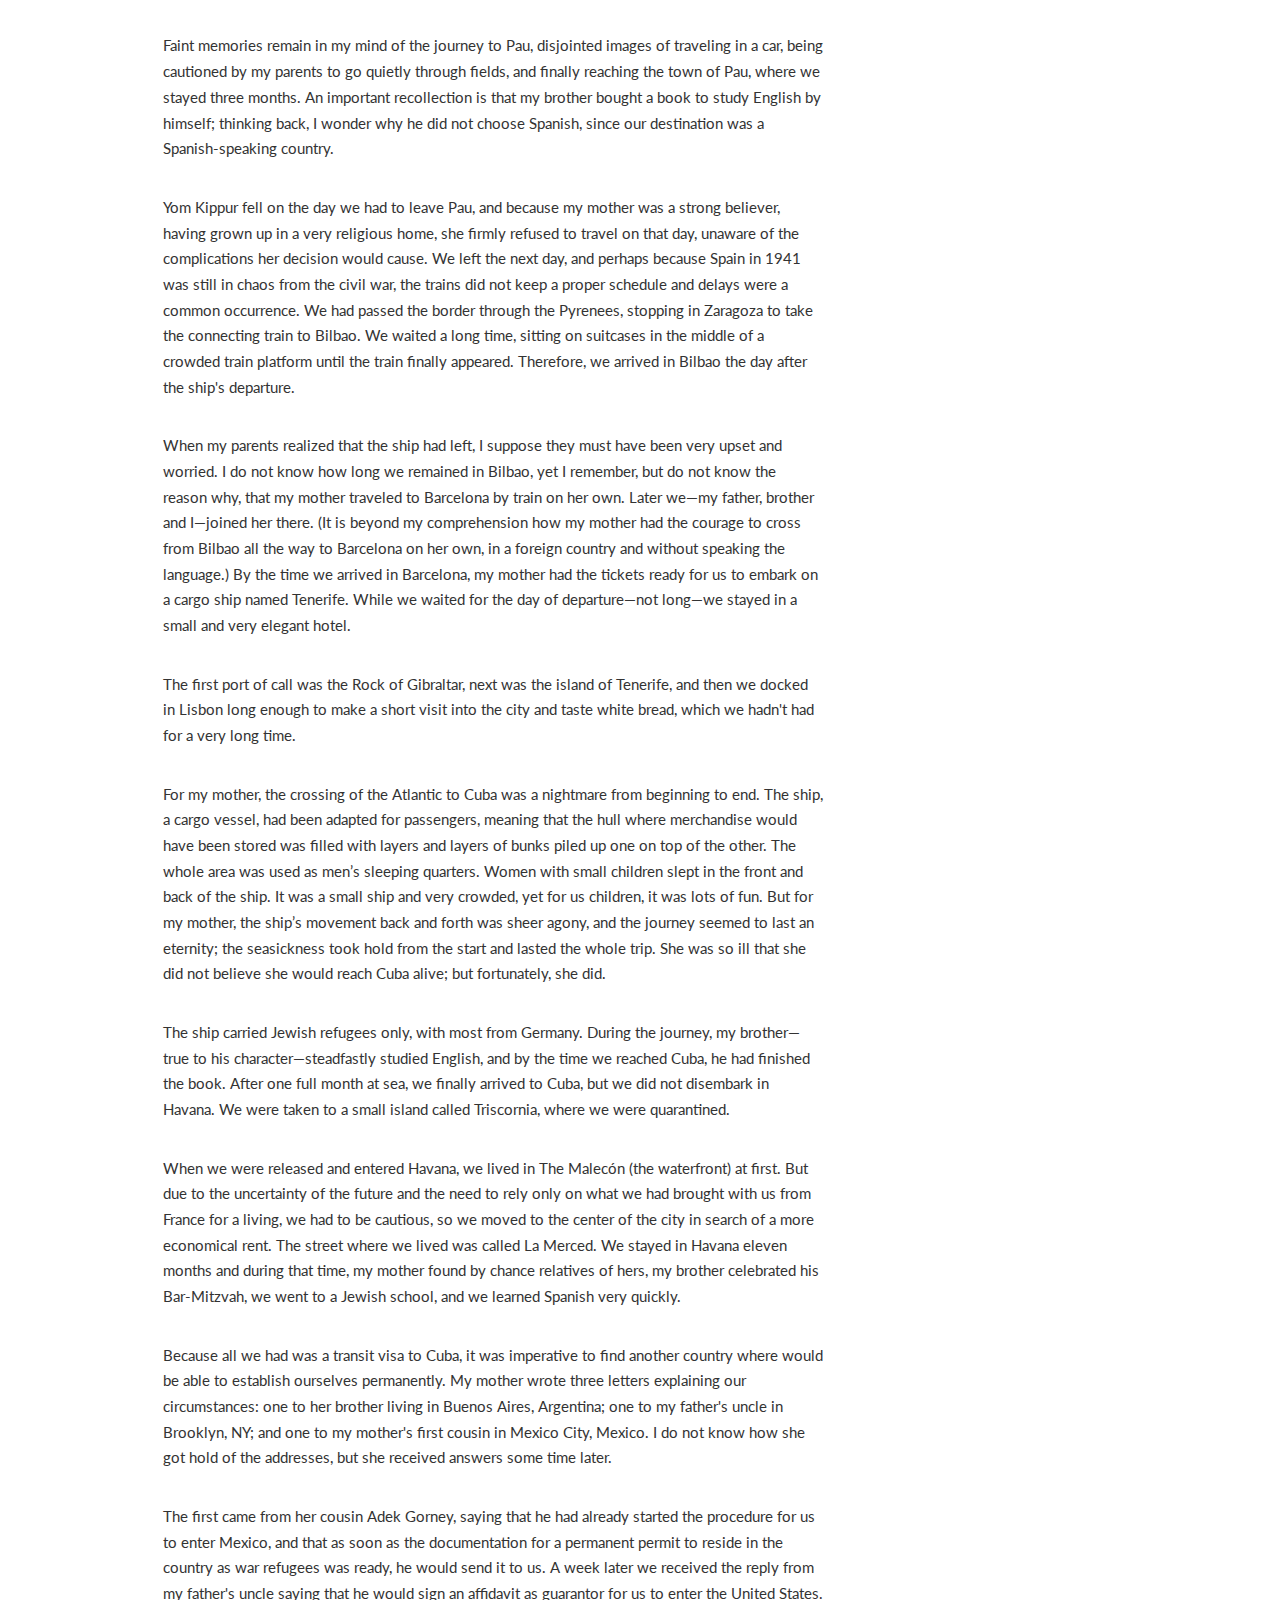
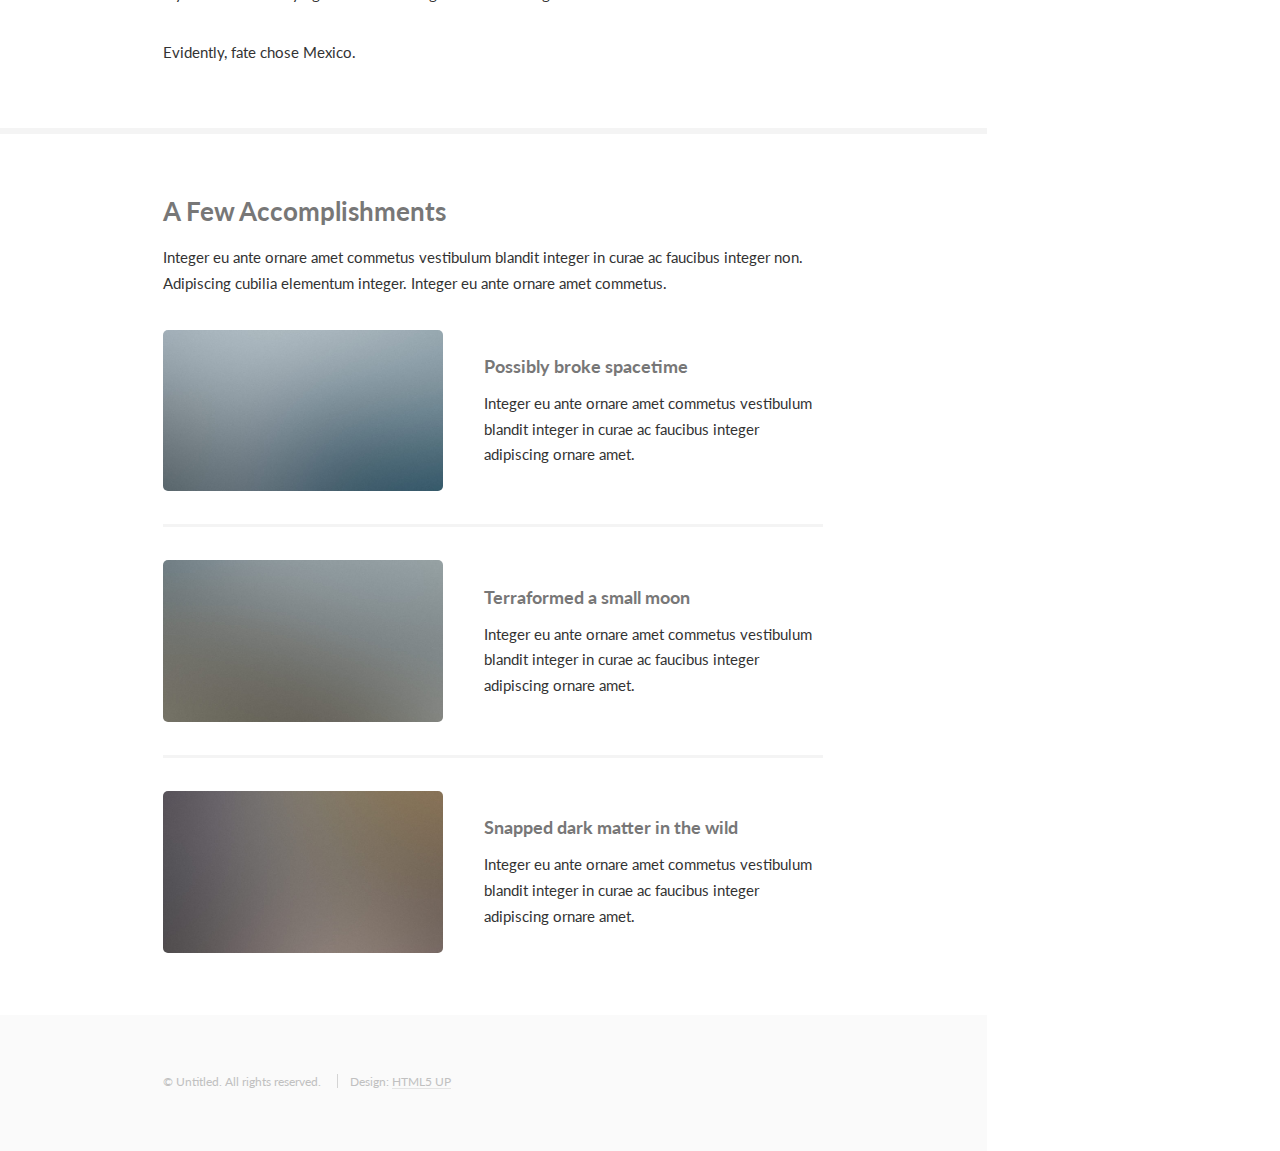
<file: story.html>
<!DOCTYPE html>
<!--
	Read Only by HTML5 UP
	html5up.net | @ajlkn
	Free for personal and commercial use under the CCA 3.0 license (html5up.net/license)
-->
<html>
  <head>
    <title>A Voyage of Refugees</title>
    <meta charset="utf-8" />
    <meta
      name="viewport"
      content="width=device-width, initial-scale=1, user-scalable=no"
    />
    <link rel="stylesheet" href="story-assets/css/main.css" />
  </head>
  <body class="is-preload">
    <!-- Header -->
    <section id="header">
      <header>
        <span class="image avatar"
          ><img src="images/story/avatar.jpg" alt=""
        /></span>
        <h1 id="logo"><a href="#">My Grandfather's Story</a></h1>
        <p>
          The story of how my grandfather Paul Figot and his family escaped
          Europe, as shared by Bella Janes, his sister
        </p>
      </header>
      <nav id="nav">
        <ul>
          <li><a href="senior-recital.html" class="active">Home</a></li>
          <li><a href="#story" class="active">A Voyage of Refugees</a></li>
          <li><a href="#photos">Photos</a></li>
        </ul>
      </nav>
      <footer>
        <ul class="icons">
          <li>
            <a href="#" class="icon brands fa-twitter"
              ><span class="label">Twitter</span></a
            >
          </li>
          <li>
            <a href="#" class="icon brands fa-facebook-f"
              ><span class="label">Facebook</span></a
            >
          </li>
          <li>
            <a href="#" class="icon brands fa-instagram"
              ><span class="label">Instagram</span></a
            >
          </li>
          <li>
            <a href="#" class="icon brands fa-github"
              ><span class="label">Github</span></a
            >
          </li>
          <li>
            <a href="#" class="icon solid fa-envelope"
              ><span class="label">Email</span></a
            >
          </li>
        </ul>
      </footer>
    </section>

    <!-- Wrapper -->
    <div id="wrapper">
      <!-- Main -->
      <div id="main">
        <!-- Story -->
        <section id="story">
          <!-- <div class="image main" data-position="center">
									<img src="images/story/banner.jpg" alt="" />
								</div> -->
          <div class="container">
            <header class="major">
              <h2>A Voyage of Refugees</h2>
              <p>
                Paul Figot, my grandfather, escaped from Europe with his family
                in 1941. This is their story.
              </p>
            </header>
            <p>
              The voyage started from Paris to Mexico in June 1941, a year after
              the Nazi occupation.
            </p>
            <p>
              During that whole year, life was almost normal. The Nazis did not
              seem to cause any disturbance with their presence, although they
              were very noticeably dressed in their military uniforms, it did
              not affect the daily existence. Nobody knew that behind that
              seemingly calm atmosphere during that year, the plans for the "The
              Final Solution" were being created, carefully organized (with
              typical Germanic efficiency) and beginning to be implemented the
              summer of 1941.
            </p>
            <p>
              My father was among the first five thousand Jewish men to receive
              a notice to appear at the Police Headquarters and bring along ten
              kilos of clothing with him. Fortunately, we lived in the wholesale
              garment business quarters of Paris, mostly inhabited by Jews,
              therefore the news spread like wildfire that whoever went to the
              Police Station did not return home.
            </p>
            <p>
              My parents heeded the warning and had the presence of mind to
              concoct a plan so that my father wouldn't have to appear at the
              Police Station. My father had always had stomach problems, and so
              my parents had many X-rays in their possession. This accumulation
              of X-rays of my father's stomach inspired the brilliant idea that
              would go on to save his life.
            </p>
            <p>
              My mother contacted our family doctor—a fellow Jew—and, after
              explaining the situation, she asked for a medical certificate
              stating that my father was ill in bed. The doctor did not hesitate
              to write the certificate, backdated to the week prior. My mother
              arrived at the Police Station with fear in her heart and hope in
              her mind that the Doctor's certificate and the X-rays would be
              sufficient to convince the Nazis that my father was unwell. She
              explained to the authorities why she had come instead of my father
              while handing over the medical certificate and the X-rays. They
              read the certificate but, given their lack of medical training,
              did not inspect the X-rays. They returned the documents to my
              mother, warning her that as soon as my father was well enough, he
              had to report to the Police Station immediately.
            </p>
            <p>
              I do not know how my father found the right contacts and how he
              did so with such speed, but the fact is that he arranged
              passports, transportation to the small town of Pau (near the
              Spanish border), passage on a ship leaving from Bilbao to Cuba,
              and a transit visa to Cuba itself. I have a vague recollection of
              my mother packing and my father running into the bedroom and
              jumping into bed every time the doorbell rang.
            </p>
            <p>
              It did not take us long to be ready. My mother packed all that was
              new—towels, bedding, tablecloths and whatever else she could
              store—in suitcases and in a blue trunk with three wooden
              reinforcement bands around it. I do not remember how much luggage
              we took with us, but it must have been quite a few. We had to be
              very cautious and discreet so as not to arouse suspicions because
              the caretaker of the building was a nosy, mean, bitter spinster
              who was most anti-Semitic. As it was summer and children were
              already on vacation, it was easy to tell her that we were leaving
              to the country for a few weeks—in those days it was customary to
              rent a house in the country for the summer vacations, so therefore
              it all seemed natural and did not arouse suspicions. We left and
              never came back to the apartment.
            </p>
            <p>
              My mother left the keys of the apartment with my uncle Adolphe and
              told him to take as much as he could of the apartment’s contents;
              there was plenty to be taken including food that my mother had
              stockpiled in case of scarcity, such as a substantial amount of
              flour, eggs, sugar, salt, pasta, etc…; but, as we found out after
              the war, the caretaker did not allow him into the apartment and
              all was lost. In retrospect, I think that perhaps the caretaker
              may have had suspicions about our escape but let us leave without
              reporting us.
            </p>
            <p>
              Faint memories remain in my mind of the journey to Pau, disjointed
              images of traveling in a car, being cautioned by my parents to go
              quietly through fields, and finally reaching the town of Pau,
              where we stayed three months. An important recollection is that my
              brother bought a book to study English by himself; thinking back,
              I wonder why he did not choose Spanish, since our destination was
              a Spanish-speaking country.
            </p>
            <p>
              Yom Kippur fell on the day we had to leave Pau, and because my
              mother was a strong believer, having grown up in a very religious
              home, she firmly refused to travel on that day, unaware of the
              complications her decision would cause. We left the next day, and
              perhaps because Spain in 1941 was still in chaos from the civil
              war, the trains did not keep a proper schedule and delays were a
              common occurrence. We had passed the border through the Pyrenees,
              stopping in Zaragoza to take the connecting train to Bilbao. We
              waited a long time, sitting on suitcases in the middle of a
              crowded train platform until the train finally appeared.
              Therefore, we arrived in Bilbao the day after the ship's
              departure.
            </p>
            <p>
              When my parents realized that the ship had left, I suppose they
              must have been very upset and worried. I do not know how long we
              remained in Bilbao, yet I remember, but do not know the reason
              why, that my mother traveled to Barcelona by train on her own.
              Later we—my father, brother and I—joined her there. (It is beyond
              my comprehension how my mother had the courage to cross from
              Bilbao all the way to Barcelona on her own, in a foreign country
              and without speaking the language.) By the time we arrived in
              Barcelona, my mother had the tickets ready for us to embark on a
              cargo ship named Tenerife. While we waited for the day of
              departure—not long—we stayed in a small and very elegant hotel.
            </p>
            <p>
              The first port of call was the Rock of Gibraltar, next was the
              island of Tenerife, and then we docked in Lisbon long enough to
              make a short visit into the city and taste white bread, which we
              hadn't had for a very long time.
            </p>
            <p>
              For my mother, the crossing of the Atlantic to Cuba was a
              nightmare from beginning to end. The ship, a cargo vessel, had
              been adapted for passengers, meaning that the hull where
              merchandise would have been stored was filled with layers and
              layers of bunks piled up one on top of the other. The whole area
              was used as men’s sleeping quarters. Women with small children
              slept in the front and back of the ship. It was a small ship and
              very crowded, yet for us children, it was lots of fun. But for my
              mother, the ship’s movement back and forth was sheer agony, and
              the journey seemed to last an eternity; the seasickness took hold
              from the start and lasted the whole trip. She was so ill that she
              did not believe she would reach Cuba alive; but fortunately, she
              did.
            </p>
            <p>
              The ship carried Jewish refugees only, with most from Germany.
              During the journey, my brother—true to his character—steadfastly
              studied English, and by the time we reached Cuba, he had finished
              the book. After one full month at sea, we finally arrived to Cuba,
              but we did not disembark in Havana. We were taken to a small
              island called Triscornia, where we were quarantined.
            </p>
            <p>
              When we were released and entered Havana, we lived in The Malecón
              (the waterfront) at first. But due to the uncertainty of the
              future and the need to rely only on what we had brought with us
              from France for a living, we had to be cautious, so we moved to
              the center of the city in search of a more economical rent. The
              street where we lived was called La Merced. We stayed in Havana
              eleven months and during that time, my mother found by chance
              relatives of hers, my brother celebrated his Bar-Mitzvah, we went
              to a Jewish school, and we learned Spanish very quickly.
            </p>
            <p>
              Because all we had was a transit visa to Cuba, it was imperative
              to find another country where would be able to establish ourselves
              permanently. My mother wrote three letters explaining our
              circumstances: one to her brother living in Buenos Aires,
              Argentina; one to my father's uncle in Brooklyn, NY; and one to my
              mother's first cousin in Mexico City, Mexico. I do not know how
              she got hold of the addresses, but she received answers some time
              later.
            </p>
            <p>
              The first came from her cousin Adek Gorney, saying that he had
              already started the procedure for us to enter Mexico, and that as
              soon as the documentation for a permanent permit to reside in the
              country as war refugees was ready, he would send it to us. A week
              later we received the reply from my father's uncle saying that he
              would sign an affidavit as guarantor for us to enter the United
              States.
            </p>
            <p>Evidently, fate chose Mexico.</p>
          </div>
        </section>

        <!-- Photos -->
        <section id="photos">
          <div class="container">
            <h3>A Few Accomplishments</h3>
            <p>
              Integer eu ante ornare amet commetus vestibulum blandit integer in
              curae ac faucibus integer non. Adipiscing cubilia elementum
              integer. Integer eu ante ornare amet commetus.
            </p>
            <div class="features">
              <article>
                <a href="#" class="image"
                  ><img src="images/story/pic01.jpg" alt=""
                /></a>
                <div class="inner">
                  <h4>Possibly broke spacetime</h4>
                  <p>
                    Integer eu ante ornare amet commetus vestibulum blandit
                    integer in curae ac faucibus integer adipiscing ornare amet.
                  </p>
                </div>
              </article>
              <article>
                <a href="#" class="image"
                  ><img src="images/story/pic02.jpg" alt=""
                /></a>
                <div class="inner">
                  <h4>Terraformed a small moon</h4>
                  <p>
                    Integer eu ante ornare amet commetus vestibulum blandit
                    integer in curae ac faucibus integer adipiscing ornare amet.
                  </p>
                </div>
              </article>
              <article>
                <a href="#" class="image"
                  ><img src="images/story/pic03.jpg" alt=""
                /></a>
                <div class="inner">
                  <h4>Snapped dark matter in the wild</h4>
                  <p>
                    Integer eu ante ornare amet commetus vestibulum blandit
                    integer in curae ac faucibus integer adipiscing ornare amet.
                  </p>
                </div>
              </article>
            </div>
          </div>
        </section>
      </div>

      <!-- Footer -->
      <section id="footer">
        <div class="container">
          <ul class="copyright">
            <li>&copy; Untitled. All rights reserved.</li>
            <li>Design: <a href="http://html5up.net">HTML5 UP</a></li>
          </ul>
        </div>
      </section>
    </div>

    <!-- Scripts -->
    <script src="story-assets/js/jquery.min.js"></script>
    <script src="story-assets/js/jquery.scrollex.min.js"></script>
    <script src="story-assets/js/jquery.scrolly.min.js"></script>
    <script src="story-assets/js/browser.min.js"></script>
    <script src="story-assets/js/breakpoints.min.js"></script>
    <script src="story-assets/js/util.js"></script>
    <script src="story-assets/js/main.js"></script>
  </body>
</html>
</file>
<file: senior-recital/assets/css/noscript.css>
/*
	Story by HTML5 UP
	html5up.net | @ajlkn
	Free for personal and commercial use under the CCA 3.0 license (html5up.net/license)
*/

/* Banner (transitions) */

	.banner.onload-content-fade-up .content {
		-moz-transition: none;
		-webkit-transition: none;
		-ms-transition: none;
		transition: none;
	}

	body.is-preload .banner.onload-content-fade-up .content {
		-moz-transform: none;
		-webkit-transform: none;
		-ms-transform: none;
		transform: none;
		opacity: 1;
	}

	.banner.onload-content-fade-down .content {
		-moz-transition: none;
		-webkit-transition: none;
		-ms-transition: none;
		transition: none;
	}

	body.is-preload .banner.onload-content-fade-down .content {
		-moz-transform: none;
		-webkit-transform: none;
		-ms-transform: none;
		transform: none;
		opacity: 1;
	}

	.banner.onload-content-fade-left .content {
		-moz-transition: none;
		-webkit-transition: none;
		-ms-transition: none;
		transition: none;
	}

	body.is-preload .banner.onload-content-fade-left .content {
		-moz-transform: none;
		-webkit-transform: none;
		-ms-transform: none;
		transform: none;
		opacity: 1;
	}

	.banner.onload-content-fade-right .content {
		-moz-transition: none;
		-webkit-transition: none;
		-ms-transition: none;
		transition: none;
	}

	body.is-preload .banner.onload-content-fade-right .content {
		-moz-transform: none;
		-webkit-transform: none;
		-ms-transform: none;
		transform: none;
		opacity: 1;
	}

	.banner.onload-content-fade-in .content {
		-moz-transition: none;
		-webkit-transition: none;
		-ms-transition: none;
		transition: none;
	}

	body.is-preload .banner.onload-content-fade-in .content {
		-moz-transform: none;
		-webkit-transform: none;
		-ms-transform: none;
		transform: none;
		opacity: 1;
	}

	.banner.onload-image-fade-up .image {
		-moz-transition: none;
		-webkit-transition: none;
		-ms-transition: none;
		transition: none;
	}

		.banner.onload-image-fade-up .image img {
			-moz-transition: none;
			-webkit-transition: none;
			-ms-transition: none;
			transition: none;
		}

	body.is-preload .banner.onload-image-fade-up .image {
		-moz-transform: none;
		-webkit-transform: none;
		-ms-transform: none;
		transform: none;
		opacity: 1;
	}

		body.is-preload .banner.onload-image-fade-up .image img {
			opacity: 1;
		}

	.banner.onload-image-fade-down .image {
		-moz-transition: none;
		-webkit-transition: none;
		-ms-transition: none;
		transition: none;
	}

		.banner.onload-image-fade-down .image img {
			-moz-transition: none;
			-webkit-transition: none;
			-ms-transition: none;
			transition: none;
		}

	body.is-preload .banner.onload-image-fade-down .image {
		-moz-transform: none;
		-webkit-transform: none;
		-ms-transform: none;
		transform: none;
		opacity: 1;
	}

		body.is-preload .banner.onload-image-fade-down .image img {
			opacity: 1;
		}

	.banner.onload-image-fade-left .image {
		-moz-transition: none;
		-webkit-transition: none;
		-ms-transition: none;
		transition: none;
	}

		.banner.onload-image-fade-left .image img {
			-moz-transition: none;
			-webkit-transition: none;
			-ms-transition: none;
			transition: none;
		}

	body.is-preload .banner.onload-image-fade-left .image {
		-moz-transform: none;
		-webkit-transform: none;
		-ms-transform: none;
		transform: none;
		opacity: 1;
	}

		body.is-preload .banner.onload-image-fade-left .image img {
			opacity: 1;
		}

	.banner.onload-image-fade-right .image {
		-moz-transition: none;
		-webkit-transition: none;
		-ms-transition: none;
		transition: none;
	}

		.banner.onload-image-fade-right .image img {
			-moz-transition: none;
			-webkit-transition: none;
			-ms-transition: none;
			transition: none;
		}

	body.is-preload .banner.onload-image-fade-right .image {
		-moz-transform: none;
		-webkit-transform: none;
		-ms-transform: none;
		transform: none;
		opacity: 1;
	}

		body.is-preload .banner.onload-image-fade-right .image img {
			opacity: 1;
		}

	.banner.onload-image-fade-in .image img {
		-moz-transition: none;
		-webkit-transition: none;
		-ms-transition: none;
		transition: none;
	}

	body.is-preload .banner.onload-image-fade-in .image img {
		opacity: 1;
	}

	.banner.onscroll-content-fade-up .content {
		-moz-transition: none;
		-webkit-transition: none;
		-ms-transition: none;
		transition: none;
	}

	.banner.onscroll-content-fade-up.is-inactive .content {
		-moz-transform: none;
		-webkit-transform: none;
		-ms-transform: none;
		transform: none;
		opacity: 1;
	}

	.banner.onscroll-content-fade-down .content {
		-moz-transition: none;
		-webkit-transition: none;
		-ms-transition: none;
		transition: none;
	}

	.banner.onscroll-content-fade-down.is-inactive .content {
		-moz-transform: none;
		-webkit-transform: none;
		-ms-transform: none;
		transform: none;
		opacity: 1;
	}

	.banner.onscroll-content-fade-left .content {
		-moz-transition: none;
		-webkit-transition: none;
		-ms-transition: none;
		transition: none;
	}

	.banner.onscroll-content-fade-left.is-inactive .content {
		-moz-transform: none;
		-webkit-transform: none;
		-ms-transform: none;
		transform: none;
		opacity: 1;
	}

	.banner.onscroll-content-fade-right .content {
		-moz-transition: none;
		-webkit-transition: none;
		-ms-transition: none;
		transition: none;
	}

	.banner.onscroll-content-fade-right.is-inactive .content {
		-moz-transform: none;
		-webkit-transform: none;
		-ms-transform: none;
		transform: none;
		opacity: 1;
	}

	.banner.onscroll-content-fade-in .content {
		-moz-transition: none;
		-webkit-transition: none;
		-ms-transition: none;
		transition: none;
	}

	.banner.onscroll-content-fade-in.is-inactive .content {
		-moz-transform: none;
		-webkit-transform: none;
		-ms-transform: none;
		transform: none;
		opacity: 1;
	}

	.banner.onscroll-image-fade-up .image {
		-moz-transition: none;
		-webkit-transition: none;
		-ms-transition: none;
		transition: none;
	}

		.banner.onscroll-image-fade-up .image img {
			-moz-transition: none;
			-webkit-transition: none;
			-ms-transition: none;
			transition: none;
		}

	.banner.onscroll-image-fade-up.is-inactive .image {
		-moz-transform: none;
		-webkit-transform: none;
		-ms-transform: none;
		transform: none;
		opacity: 1;
	}

		.banner.onscroll-image-fade-up.is-inactive .image img {
			opacity: 1;
		}

	.banner.onscroll-image-fade-down .image {
		-moz-transition: none;
		-webkit-transition: none;
		-ms-transition: none;
		transition: none;
	}

		.banner.onscroll-image-fade-down .image img {
			-moz-transition: none;
			-webkit-transition: none;
			-ms-transition: none;
			transition: none;
		}

	.banner.onscroll-image-fade-down.is-inactive .image {
		-moz-transform: none;
		-webkit-transform: none;
		-ms-transform: none;
		transform: none;
		opacity: 1;
	}

		.banner.onscroll-image-fade-down.is-inactive .image img {
			opacity: 1;
		}

	.banner.onscroll-image-fade-left .image {
		-moz-transition: none;
		-webkit-transition: none;
		-ms-transition: none;
		transition: none;
	}

		.banner.onscroll-image-fade-left .image img {
			-moz-transition: none;
			-webkit-transition: none;
			-ms-transition: none;
			transition: none;
		}

	.banner.onscroll-image-fade-left.is-inactive .image {
		-moz-transform: none;
		-webkit-transform: none;
		-ms-transform: none;
		transform: none;
		opacity: 1;
	}

		.banner.onscroll-image-fade-left.is-inactive .image img {
			opacity: 1;
		}

	.banner.onscroll-image-fade-right .image {
		-moz-transition: none;
		-webkit-transition: none;
		-ms-transition: none;
		transition: none;
	}

		.banner.onscroll-image-fade-right .image img {
			-moz-transition: none;
			-webkit-transition: none;
			-ms-transition: none;
			transition: none;
		}

	.banner.onscroll-image-fade-right.is-inactive .image {
		-moz-transform: none;
		-webkit-transform: none;
		-ms-transform: none;
		transform: none;
		opacity: 1;
	}

		.banner.onscroll-image-fade-right.is-inactive .image img {
			opacity: 1;
		}

	.banner.onscroll-image-fade-in .image img {
		-moz-transition: none;
		-webkit-transition: none;
		-ms-transition: none;
		transition: none;
	}

	.banner.onscroll-image-fade-in.is-inactive .image img {
		opacity: 1;
	}
</file>
<file: assets/css/main.css>
@charset "UTF-8";
@import url("https://fonts.googleapis.com/css?family=Source+Sans+Pro:300");

/*
	Identity by HTML5 UP
	html5up.net | @ajlkn
	Free for personal and commercial use under the CCA 3.0 license (html5up.net/license)
*/

/* Reset */

	html, body, div, span, applet, object, iframe, h1, h2, h3, h4, h5, h6, p, blockquote, pre, a, abbr, acronym, address, big, cite, code, del, dfn, em, img, ins, kbd, q, s, samp, small, strike, strong, sub, sup, tt, var, b, u, i, center, dl, dt, dd, ol, ul, li, fieldset, form, label, legend, table, caption, tbody, tfoot, thead, tr, th, td, article, aside, canvas, details, embed, figure, figcaption, footer, header, hgroup, menu, nav, output, ruby, section, summary, time, mark, audio, video {
		margin: 0;
		padding: 0;
		border: 0;
		font-size: 100%;
		font: inherit;
		vertical-align: baseline;
	}

	article, aside, details, figcaption, figure, footer, header, hgroup, menu, nav, section {
		display: block;
	}

	body {
		line-height: 1;
	}

	ol, ul {
		list-style: none;
		list-style-type: none;
	}

	blockquote, q {
		quotes: none;
	}

	blockquote:before, blockquote:after, q:before, q:after {
		content: '';
		content: none;
	}

	table {
		border-collapse: collapse;
		border-spacing: 0;
	}

	body {
		-webkit-text-size-adjust: none;
	}

/* Box Model */

	*, *:before, *:after {
		-moz-box-sizing: border-box;
		-webkit-box-sizing: border-box;
		box-sizing: border-box;
	}

/* Basic */

	@media screen and (max-width: 480px) {

		html, body {
			min-width: 320px;
		}

	}

	body.is-loading *, body.is-loading *:before, body.is-loading *:after {
		-moz-animation: none !important;
		-webkit-animation: none !important;
		-ms-animation: none !important;
		animation: none !important;
		-moz-transition: none !important;
		-webkit-transition: none !important;
		-ms-transition: none !important;
		transition: none !important;
	}

	html {
		height: 100%;
	}

	body {
		height: 100%;
		background-color: #ffffff;
		background-image: url("images/overlay.png"), -moz-linear-gradient(60deg, rgba(0, 0, 0, 0.15) 5%, rgba(0, 0, 0, 0.15)), url("../../images/bg-compressed.jpg");
		background-image: url("images/overlay.png"), -webkit-linear-gradient(60deg, rgba(0, 0, 0, 0.15) 5%, rgba(0, 0, 0, 0.15)), url("../../images/bg-compressed.jpg");
		background-image: url("images/overlay.png"), -ms-linear-gradient(60deg, rgba(0, 0, 0, 0.15) 5%, rgba(0, 0, 0, 0.15)), url("../../images/bg-compressed.jpg");
		background-image: url("images/overlay.png"), linear-gradient(60deg, rgba(0, 0, 0, 0.15) 5%, rgba(0, 0, 0, 0.15)), url("../../images/bg-compressed.jpg");
		background-repeat: repeat,			no-repeat,			no-repeat;
		background-size: 100px 100px, cover,				cover;
		background-position: top left,		center center,		bottom center;
		background-attachment: fixed,			fixed,				fixed;
	}

    /* Use WebP if supported */
    @supports (background-image: url("../../images/bg-compressed.webp")) {
        body {
            background-image: url("images/overlay.png"), -moz-linear-gradient(60deg, rgba(0, 0, 0, 0.15) 5%, rgba(0, 0, 0, 0.15)), url("../../images/bg-compressed.webp");
            background-image: url("images/overlay.png"), -webkit-linear-gradient(60deg, rgba(0, 0, 0, 0.15) 5%, rgba(0, 0, 0, 0.15)), url("../../images/bg-compressed.webp");
            background-image: url("images/overlay.png"), -ms-linear-gradient(60deg, rgba(0, 0, 0, 0.15) 5%, rgba(0, 0, 0, 0.15)), url("../../images/bg-compressed.webp");
            background-image: url("images/overlay.png"), linear-gradient(60deg, rgba(0, 0, 0, 0.15) 5%, rgba(0, 0, 0, 0.15)), url("../../images/bg-compressed.webp");
        }
    }

		body:after {
			content: '';
			display: block;
			position: fixed;
			top: 0;
			left: 0;
			width: 100%;
			height: inherit;
			opacity: 0;
			z-index: 1;
			background-color: #ffffff;
			/*background-image: url("images/overlay.png"), -moz-linear-gradient(60deg, rgba(255, 165, 150, 0.5) 5%, rgba(0, 228, 255, 0.35));*/
			/*background-image: url("images/overlay.png"), -webkit-linear-gradient(60deg, rgba(255, 165, 150, 0.5) 5%, rgba(0, 228, 255, 0.35));*/
			/*background-image: url("images/overlay.png"), -ms-linear-gradient(60deg, rgba(255, 165, 150, 0.5) 5%, rgba(0, 228, 255, 0.35));*/
			/*background-image: url("images/overlay.png"), linear-gradient(60deg, rgba(255, 165, 150, 0.5) 5%, rgba(0, 228, 255, 0.35));*/
			background-repeat: repeat,			no-repeat;
			background-size: 100px 100px, cover;
			background-position: top left,		center center;
			-moz-transition: opacity 1.75s ease-out;
			-webkit-transition: opacity 1.75s ease-out;
			-ms-transition: opacity 1.75s ease-out;
			transition: opacity 1.75s ease-out;
		}

		body.is-loading:after {
			opacity: 1;
		}

/* Type */

	body, input, select, textarea {
		color: #414f57;
		font-family: "Source Sans Pro", Helvetica, sans-serif;
		font-size: 14pt;
		font-weight: 300;
		line-height: 2;
		letter-spacing: 0.2em;
		text-transform: uppercase;
	}

		@media screen and (max-width: 1680px) {

			body, input, select, textarea {
				font-size: 11pt;
			}

		}

		@media screen and (max-width: 480px) {

			body, input, select, textarea {
				font-size: 10pt;
				line-height: 1.75;
			}

		}

	a {
		-moz-transition: color 0.2s ease, border-color 0.2s ease;
		-webkit-transition: color 0.2s ease, border-color 0.2s ease;
		-ms-transition: color 0.2s ease, border-color 0.2s ease;
		transition: color 0.2s ease, border-color 0.2s ease;
		color: inherit;
		text-decoration: none;
	}

		a:before {
			-moz-transition: color 0.2s ease, text-shadow 0.2s ease;
			-webkit-transition: color 0.2s ease, text-shadow 0.2s ease;
			-ms-transition: color 0.2s ease, text-shadow 0.2s ease;
			transition: color 0.2s ease, text-shadow 0.2s ease;
		}

		a:hover {
			color: #514991;
		}

	strong, b {
		color: #313f47;
	}

	em, i {
		font-style: italic;
	}

	p {
		margin: 0 0 1.5em 0;
	}

	h1, h2, h3, h4, h5, h6 {
		color: #313f47;
		line-height: 1.5;
		margin: 0 0 0.75em 0;
	}

		h1 a, h2 a, h3 a, h4 a, h5 a, h6 a {
			color: inherit;
			text-decoration: none;
		}

	h1 {
		font-size: 1.85em;
		letter-spacing: 0.22em;
		margin: 0 0 0.525em 0;
	}

	h2 {
		font-size: 1.25em;
	}

	h3 {
		font-size: 1em;
	}

	h4 {
		font-size: 1em;
	}

	h5 {
		font-size: 1em;
	}

	h6 {
		font-size: 1em;
	}

	@media screen and (max-width: 480px) {

		h1 {
			font-size: 1.65em;
		}

	}

	sub {
		font-size: 0.8em;
		position: relative;
		top: 0.5em;
	}

	sup {
		font-size: 0.8em;
		position: relative;
		top: -0.5em;
	}

	hr {
		border: 0;
		border-bottom: solid 1px #c8cccf;
		margin: 2em 0;
	}

/* Form */

	form {
		margin: 0 0 1.5em 0;
	}

		form > .field {
			margin: 0 0 1.5em 0;
		}

			form > .field > :last-child {
				margin-bottom: 0;
			}

	label {
		color: #313f47;
		display: block;
		font-size: 0.9em;
		margin: 0 0 0.75em 0;
	}

	input[type="text"],
	input[type="password"],
	input[type="email"],
	input[type="tel"],
	select,
	textarea {
		-moz-appearance: none;
		-webkit-appearance: none;
		-ms-appearance: none;
		appearance: none;
		border-radius: 4px;
		border: solid 1px #c8cccf;
		color: inherit;
		display: block;
		outline: 0;
		padding: 0 1em;
		text-decoration: none;
		width: 100%;
	}

		input[type="text"]:invalid,
		input[type="password"]:invalid,
		input[type="email"]:invalid,
		input[type="tel"]:invalid,
		select:invalid,
		textarea:invalid {
			box-shadow: none;
		}

		input[type="text"]:focus,
		input[type="password"]:focus,
		input[type="email"]:focus,
		input[type="tel"]:focus,
		select:focus,
		textarea:focus {
			border-color: #514991;
		}

	.select-wrapper {
		text-decoration: none;
		display: block;
		position: relative;
	}

		.select-wrapper:before {
			content: "";
			-moz-osx-font-smoothing: grayscale;
			-webkit-font-smoothing: antialiased;
			font-family: FontAwesome;
			font-style: normal;
			font-weight: normal;
			text-transform: none !important;
		}

		.select-wrapper:before {
			color: #c8cccf;
			display: block;
			height: 2.75em;
			line-height: 2.75em;
			pointer-events: none;
			position: absolute;
			right: 0;
			text-align: center;
			top: 0;
			width: 2.75em;
		}

		.select-wrapper select::-ms-expand {
			display: none;
		}

	input[type="text"],
	input[type="password"],
	input[type="email"],
	select {
		height: 2.75em;
	}

	textarea {
		padding: 0.75em 1em;
	}

	input[type="checkbox"],
	input[type="radio"] {
		-moz-appearance: none;
		-webkit-appearance: none;
		-ms-appearance: none;
		appearance: none;
		display: block;
		float: left;
		margin-right: -2em;
		opacity: 0;
		width: 1em;
		z-index: -1;
	}

		input[type="checkbox"] + label,
		input[type="radio"] + label {
			text-decoration: none;
			color: #414f57;
			cursor: pointer;
			display: inline-block;
			font-size: 1em;
			font-weight: 300;
			padding-left: 2.4em;
			padding-right: 0.75em;
			position: relative;
		}

			input[type="checkbox"] + label:before,
			input[type="radio"] + label:before {
				-moz-osx-font-smoothing: grayscale;
				-webkit-font-smoothing: antialiased;
				font-family: FontAwesome;
				font-style: normal;
				font-weight: normal;
				text-transform: none !important;
			}

			input[type="checkbox"] + label:before,
			input[type="radio"] + label:before {
				border-radius: 4px;
				border: solid 1px #c8cccf;
				content: '';
				display: inline-block;
				height: 1.65em;
				left: 0;
				line-height: 1.58125em;
				position: absolute;
				text-align: center;
				top: 0.15em;
				width: 1.65em;
			}

		input[type="checkbox"]:checked + label:before,
		input[type="radio"]:checked + label:before {
			color: #514991;
			content: '\f00c';
		}

		input[type="checkbox"]:focus + label:before,
		input[type="radio"]:focus + label:before {
			border-color: #514991;
		}

	input[type="checkbox"] + label:before {
		border-radius: 4px;
	}

	input[type="radio"] + label:before {
		border-radius: 100%;
	}

	::-webkit-input-placeholder {
		color: #616f77 !important;
		opacity: 1.0;
	}

	:-moz-placeholder {
		color: #616f77 !important;
		opacity: 1.0;
	}

	::-moz-placeholder {
		color: #616f77 !important;
		opacity: 1.0;
	}

	:-ms-input-placeholder {
		color: #616f77 !important;
		opacity: 1.0;
	}

	.formerize-placeholder {
		color: #616f77 !important;
		opacity: 1.0;
	}

/* Icon */

	.icon {
		text-decoration: none;
		position: relative;
		border-bottom: none;
	}

		.icon:before {
			-moz-osx-font-smoothing: grayscale;
			-webkit-font-smoothing: antialiased;
			font-family: FontAwesome;
			font-style: normal;
			font-weight: normal;
			text-transform: none !important;
		}

		.icon > .label {
			display: none;
		}

/* List */

	ol {
		list-style: decimal;
		margin: 0 0 1.5em 0;
		padding-left: 1.25em;
	}

		ol li {
			padding-left: 0.25em;
		}

	ul {
		list-style: none;
		list-style-type: none;
		margin: 0 0 1.5em 0;
		padding-left: 1em;
	}

		ul li {
			padding-left: 0.5em;
		}

		ul.alt {
			list-style: none;
			padding-left: 0;
		}

			ul.alt li {
				border-top: solid 1px #c8cccf;
				padding: 0.5em 0;
			}

				ul.alt li:first-child {
					border-top: 0;
					padding-top: 0;
				}

		ul.icons {
			cursor: default;
			list-style: none;
			padding-left: 0;
			margin-top: -0.675em;
		}

			ul.icons li {
				display: inline-block;
				padding: 0.675em 0.5em;
			}

				ul.icons li a {
					text-decoration: none;
					position: relative;
					display: block;
					width: 3.75em;
					height: 3.75em;
					border-radius: 100%;
					border: solid 1px #c8cccf;
					line-height: 3.75em;
					overflow: hidden;
					text-align: center;
					text-indent: 3.75em;
					white-space: nowrap;
				}

					ul.icons li a:before {
						-moz-osx-font-smoothing: grayscale;
						-webkit-font-smoothing: antialiased;
						font-family: FontAwesome;
						font-style: normal;
						font-weight: normal;
						text-transform: none !important;
					}

					ul.icons li a:before {
						color: #ffffff;
						text-shadow: 1.25px 0px 0px #c8cccf, -1.25px 0px 0px #c8cccf, 0px 1.25px 0px #c8cccf, 0px -1.25px 0px #c8cccf;
					}

					ul.icons li a:hover:before {
						text-shadow: 1.25px 0px 0px #514991, -1.25px 0px 0px #514991, 0px 1.25px 0px #514991, 0px -1.25px 0px #514991;
					}

					ul.icons li a:before {
						position: absolute;
						top: 0;
						left: 0;
						width: inherit;
						height: inherit;
						font-size: 1.85rem;
						line-height: inherit;
						text-align: center;
						text-indent: 0;
					}

					ul.icons li a:hover {
						border-color: #514991;
					}

			@media screen and (max-width: 480px) {

				ul.icons li a:before {
					font-size: 1.5rem;
				}

			}

		ul.actions {
			cursor: default;
			list-style: none;
			padding-left: 0;
		}

			ul.actions li {
				display: inline-block;
				padding: 0 0.75em 0 0;
				vertical-align: middle;
			}

				ul.actions li:last-child {
					padding-right: 0;
				}

	dl {
		margin: 0 0 1.5em 0;
	}

		dl dt {
			display: block;
			margin: 0 0 0.75em 0;
		}

		dl dd {
			margin-left: 1.5em;
		}

/* Button */

	input[type="submit"],
	input[type="reset"],
	input[type="button"],
	button,
	.button {
		-moz-appearance: none;
		-webkit-appearance: none;
		-ms-appearance: none;
		appearance: none;
		-moz-transition: background-color 0.2s ease-in-out, border-color 0.2s ease-in-out, color 0.2s ease-in-out;
		-webkit-transition: background-color 0.2s ease-in-out, border-color 0.2s ease-in-out, color 0.2s ease-in-out;
		-ms-transition: background-color 0.2s ease-in-out, border-color 0.2s ease-in-out, color 0.2s ease-in-out;
		transition: background-color 0.2s ease-in-out, border-color 0.2s ease-in-out, color 0.2s ease-in-out;
		display: inline-block;
		height: 2.75em;
		/* width: 10em; */
		line-height: 2.75em;
		padding: 0 1.5em;
		background-color: transparent;
		border-radius: 4px;
		border: solid 1px #c8cccf;
		color: #414f57 !important;
		cursor: pointer;
		text-align: center;
		text-decoration: none;
		white-space: nowrap;
	}

		input[type="submit"]:hover,
		input[type="reset"]:hover,
		input[type="button"]:hover,
		button:hover,
		.button:hover {
			border-color: #514991;
			color: #514991 !important;
		}

		input[type="submit"].icon,
		input[type="reset"].icon,
		input[type="button"].icon,
		button.icon,
		.button.icon {
			padding-left: 1.35em;
		}

			input[type="submit"].icon:before,
			input[type="reset"].icon:before,
			input[type="button"].icon:before,
			button.icon:before,
			.button.icon:before {
				margin-right: 0.5em;
			}

		input[type="submit"].fit,
		input[type="reset"].fit,
		input[type="button"].fit,
		button.fit,
		.button.fit {
			display: block;
			width: 100%;
			margin: 0 0 0.75em 0;
		}

		input[type="submit"].small,
		input[type="reset"].small,
		input[type="button"].small,
		button.small,
		.button.small {
			font-size: 0.8em;
		}

		input[type="submit"].big,
		input[type="reset"].big,
		input[type="button"].big,
		button.big,
		.button.big {
			font-size: 1.35em;
		}

		input[type="submit"].disabled, input[type="submit"]:disabled,
		input[type="reset"].disabled,
		input[type="reset"]:disabled,
		input[type="button"].disabled,
		input[type="button"]:disabled,
		button.disabled,
		button:disabled,
		.button.disabled,
		.button:disabled {
			-moz-pointer-events: none;
			-webkit-pointer-events: none;
			-ms-pointer-events: none;
			pointer-events: none;
			opacity: 0.5;
		}

/* Main */

	#main {
		position: relative;
		max-width: 100%;
		min-width: 27em;
		padding: 4.5em 3em 3em 3em ;
		background: #ffffff;
		border-radius: 4px;
		cursor: default;
		opacity: 0.95;
		text-align: center;
		-moz-transform-origin: 50% 50%;
		-webkit-transform-origin: 50% 50%;
		-ms-transform-origin: 50% 50%;
		transform-origin: 50% 50%;
		-moz-transform: rotateX(0deg);
		-webkit-transform: rotateX(0deg);
		-ms-transform: rotateX(0deg);
		transform: rotateX(0deg);
		-moz-transition: opacity 1s ease, -moz-transform 1s ease;
		-webkit-transition: opacity 1s ease, -webkit-transform 1s ease;
		-ms-transition: opacity 1s ease, -ms-transform 1s ease;
		transition: opacity 1s ease, transform 1s ease;
	}

		#main .avatar {
			position: relative;
			display: block;
			margin-bottom: 1.5em;
		}

			#main .avatar img {
				display: block;
				margin: 0 auto;
				border-radius: 100%;
				box-shadow: 0 0 0 1.5em #ffffff;
				width: 200px;
				height: 200px;
			}

			#main .avatar:before {
				content: '';
				display: block;
				position: absolute;
				top: 50%;
				left: -3em;
				width: calc(100% + 6em);
				height: 1px;
				z-index: -1;
				background: #c8cccf;
			}

		@media screen and (max-width: 480px) {

			#main {
				min-width: 0;
				width: 100%;
				padding: 4em 2em 2.5em 2em ;
			}

				#main .avatar:before {
					left: -2em;
					width: calc(100% + 4em);
				}

		}

		body.is-loading #main {
			opacity: 0;
			-moz-transform: rotateX(15deg);
			-webkit-transform: rotateX(15deg);
			-ms-transform: rotateX(15deg);
			transform: rotateX(15deg);
		}

/* Footer */

	#footer {
		-moz-align-self: -moz-flex-end;
		-webkit-align-self: -webkit-flex-end;
		-ms-align-self: -ms-flex-end;
		align-self: flex-end;
		width: 100%;
		padding: 1.5em 0 0 0;
		color: rgba(255, 255, 255, 0.75);
		cursor: default;
		text-align: center;
	}

		#footer .copyright {
			margin: 0;
			padding: 0;
			font-size: 0.9em;
			list-style: none;
		}

			#footer .copyright li {
				display: inline-block;
				margin: 0 0 0 0.45em;
				padding: 0 0 0 0.85em;
				border-left: solid 1px rgba(255, 255, 255, 0.5);
				line-height: 1;
			}

				#footer .copyright li:first-child {
					border-left: 0;
				}

/* Flex */
@import "compass/css3";

	.flex-container {
		padding: 0;
		margin: 0;
		list-style: none;

		display: -webkit-box;
		display: -moz-box;
		display: -ms-flexbox;
		display: -webkit-flex;
		display: flex;

		-webkit-flex-flow: row wrap;
		justify-content: space-around;
	}

/* Wrapper */

	#wrapper {
		display: -moz-flex;
		display: -webkit-flex;
		display: -ms-flex;
		display: flex;
		-moz-align-items: center;
		-webkit-align-items: center;
		-ms-align-items: center;
		align-items: center;
		-moz-justify-content: space-between;
		-webkit-justify-content: space-between;
		-ms-justify-content: space-between;
		justify-content: space-between;
		-moz-flex-direction: column;
		-webkit-flex-direction: column;
		-ms-flex-direction: column;
		flex-direction: column;
		-moz-perspective: 1000px;
		-webkit-perspective: 1000px;
		-ms-perspective: 1000px;
		perspective: 1000px;
		position: relative;
		min-height: 100%;
		padding: 1.5em;
		z-index: 2;
	}

		#wrapper > * {
			z-index: 1;
		}

		#wrapper:before {
			content: '';
			display: block;
		}

		@media screen and (max-width: 360px) {

			#wrapper {
				padding: 0.75em;
			}

		}

		body.is-ie #wrapper {
			height: 100%;
		}
</file>
<file: assets/css/noscript.css>
/*
	Identity by HTML5 UP
	html5up.net | @ajlkn
	Free for personal and commercial use under the CCA 3.0 license (html5up.net/license)
*/

/* Basic */

	body:after {
		display: none;
	}

/* Main */

	#main {
		-moz-transform: none !important;
		-webkit-transform: none !important;
		-ms-transform: none !important;
		transform: none !important;
		opacity: 1 !important;
	}
</file>
<file: holocaust-learning/assets/css/main.css>
@import url("fontawesome-all.min.css");
@import url("https://fonts.googleapis.com/css?family=Lato:400,400italic,700,700italic|Source+Code+Pro:400");

/*
	Read Only by HTML5 UP
	html5up.net | @ajlkn
	Free for personal and commercial use under the CCA 3.0 license (html5up.net/license)
*/

html, body, div, span, applet, object,
iframe, h1, h2, h3, h4, h5, h6, p, blockquote,
pre, a, abbr, acronym, address, big, cite,
code, del, dfn, em, img, ins, kbd, q, s, samp,
small, strike, strong, sub, sup, tt, var, b,
u, i, center, dl, dt, dd, ol, ul, li, fieldset,
form, label, legend, table, caption, tbody,
tfoot, thead, tr, th, td, article, aside,
canvas, details, embed, figure, figcaption,
footer, header, hgroup, menu, nav, output, ruby,
section, summary, time, mark, audio, video {
	margin: 0;
	padding: 0;
	border: 0;
	font-size: 100%;
	font: inherit;
	vertical-align: baseline;}

article, aside, details, figcaption, figure,
footer, header, hgroup, menu, nav, section {
	display: block;}

body {
	line-height: 1;
}

ol, ul {
	list-style: none;
}

blockquote, q {
	quotes: none;
}

	blockquote:before, blockquote:after, q:before, q:after {
		content: '';
		content: none;
	}

table {
	border-collapse: collapse;
	border-spacing: 0;
}

body {
	-webkit-text-size-adjust: none;
}

mark {
	background-color: transparent;
	color: inherit;
}

input::-moz-focus-inner {
	border: 0;
	padding: 0;
}

input, select, textarea {
	-moz-appearance: none;
	-webkit-appearance: none;
	-ms-appearance: none;
	appearance: none;
}

/* Basic */

	html {
		box-sizing: border-box;
	}

	*, *:before, *:after {
		box-sizing: inherit;
	}

	body {
		background: #fff;
	}

		body.is-preload *, body.is-preload *:before, body.is-preload *:after {
			-moz-animation: none !important;
			-webkit-animation: none !important;
			-ms-animation: none !important;
			animation: none !important;
			-moz-transition: none !important;
			-webkit-transition: none !important;
			-ms-transition: none !important;
			transition: none !important;
		}

	body, input, select, textarea {
		color: #333;
		font-family: "Lato", sans-serif;
		font-size: 16pt;
		font-weight: 400;
		line-height: 1.75em;
	}

	a {
		-moz-transition: color 0.2s ease-in-out, border-color 0.2s ease-in-out;
		-webkit-transition: color 0.2s ease-in-out, border-color 0.2s ease-in-out;
		-ms-transition: color 0.2s ease-in-out, border-color 0.2s ease-in-out;
		transition: color 0.2s ease-in-out, border-color 0.2s ease-in-out;
		border-bottom: solid 1px #e4e4e4;
		color: inherit;
		text-decoration: none;
	}

		a:hover {
			border-bottom-color: transparent;
			color: #E4A018 !important;
		}

	strong, b {
		color: #777;
		font-weight: 700;
	}

	em, i {
		font-style: italic;
	}

	p {
		margin: 0 0 2.25em 0;
	}

	h1, h2, h3, h4, h5, h6 {
		color: #777;
		font-weight: 700;
		line-height: 1em;
		margin: 0 0 0.5625em 0;
	}

		h1 a, h2 a, h3 a, h4 a, h5 a, h6 a {
			border: 0;
			color: inherit;
			text-decoration: none;
		}

	h2 {
		font-size: 2em;
		line-height: 1.5em;
	}

	h3 {
		font-size: 1.75em;
		line-height: 1.5em;
	}

	h4 {
		font-size: 1.25em;
		line-height: 1.5em;
	}

	h5 {
		font-size: 0.9em;
		line-height: 1.5em;
	}

	h6 {
		font-size: 0.7em;
		line-height: 1.5em;
	}

	sub {
		font-size: 0.8em;
		position: relative;
		top: 0.5em;
	}

	sup {
		font-size: 0.8em;
		position: relative;
		top: -0.5em;
	}

	hr {
		border: 0;
		border-bottom: solid 2px #f4f4f4;
		margin: 2.25em 0;
	}

		hr.major {
			margin: 3.375em 0;
		}

	blockquote {
		border-left: solid 8px #e4e4e4;
		font-style: italic;
		margin: 0 0 2.25em 0;
		padding: 0.5em 0 0.5em 2em;
	}

	code {
		background: #555;
		border-radius: 5px;
		color: #fff;
		font-family: "Source Code Pro", monospace;
		font-size: 0.9em;
		margin: 0 0.25em;
		padding: 0.25em 0.65em;
	}

	pre {
		font-family: "Source Code Pro", monospace;
		font-size: 0.9em;
		margin: 0 0 2.25em 0;
	}

		pre code {
			-webkit-overflow-scrolling: touch;
			display: block;
			line-height: 1.5em;
			overflow-x: auto;
			padding: 1em 1.5em;
		}

	.align-left {
		text-align: left;
	}

	.align-center {
		text-align: center;
	}

	.align-right {
		text-align: right;
	}

/* Row */

	.row {
		display: flex;
		flex-wrap: wrap;
		box-sizing: border-box;
		align-items: stretch;
	}

		.row > * {
			box-sizing: border-box;
		}

		.row.gtr-uniform > * > :last-child {
			margin-bottom: 0;
		}

		.row.aln-left {
			justify-content: flex-start;
		}

		.row.aln-center {
			justify-content: center;
		}

		.row.aln-right {
			justify-content: flex-end;
		}

		.row.aln-top {
			align-items: flex-start;
		}

		.row.aln-middle {
			align-items: center;
		}

		.row.aln-bottom {
			align-items: flex-end;
		}

		.row > .imp {
			order: -1;
		}

		.row > .col-1 {
			width: 8.33333%;
		}

		.row > .off-1 {
			margin-left: 8.33333%;
		}

		.row > .col-2 {
			width: 16.66667%;
		}

		.row > .off-2 {
			margin-left: 16.66667%;
		}

		.row > .col-3 {
			width: 25%;
		}

		.row > .off-3 {
			margin-left: 25%;
		}

		.row > .col-4 {
			width: 33.33333%;
		}

		.row > .off-4 {
			margin-left: 33.33333%;
		}

		.row > .col-5 {
			width: 41.66667%;
		}

		.row > .off-5 {
			margin-left: 41.66667%;
		}

		.row > .col-6 {
			width: 50%;
		}

		.row > .off-6 {
			margin-left: 50%;
		}

		.row > .col-7 {
			width: 58.33333%;
		}

		.row > .off-7 {
			margin-left: 58.33333%;
		}

		.row > .col-8 {
			width: 66.66667%;
		}

		.row > .off-8 {
			margin-left: 66.66667%;
		}

		.row > .col-9 {
			width: 75%;
		}

		.row > .off-9 {
			margin-left: 75%;
		}

		.row > .col-10 {
			width: 83.33333%;
		}

		.row > .off-10 {
			margin-left: 83.33333%;
		}

		.row > .col-11 {
			width: 91.66667%;
		}

		.row > .off-11 {
			margin-left: 91.66667%;
		}

		.row > .col-12 {
			width: 100%;
		}

		.row > .off-12 {
			margin-left: 100%;
		}

		.row.gtr-0 {
			margin-top: 0;
			margin-left: 0em;
		}

			.row.gtr-0 > * {
				padding: 0 0 0 0em;
			}

			.row.gtr-0.gtr-uniform {
				margin-top: 0em;
			}

				.row.gtr-0.gtr-uniform > * {
					padding-top: 0em;
				}

		.row.gtr-25 {
			margin-top: 0;
			margin-left: -0.5em;
		}

			.row.gtr-25 > * {
				padding: 0 0 0 0.5em;
			}

			.row.gtr-25.gtr-uniform {
				margin-top: -0.5em;
			}

				.row.gtr-25.gtr-uniform > * {
					padding-top: 0.5em;
				}

		.row.gtr-50 {
			margin-top: 0;
			margin-left: -1em;
		}

			.row.gtr-50 > * {
				padding: 0 0 0 1em;
			}

			.row.gtr-50.gtr-uniform {
				margin-top: -1em;
			}

				.row.gtr-50.gtr-uniform > * {
					padding-top: 1em;
				}

		.row {
			margin-top: 0;
			margin-left: -2em;
		}

			.row > * {
				padding: 0 0 0 2em;
			}

			.row.gtr-uniform {
				margin-top: -2em;
			}

				.row.gtr-uniform > * {
					padding-top: 2em;
				}

		.row.gtr-150 {
			margin-top: 0;
			margin-left: -3em;
		}

			.row.gtr-150 > * {
				padding: 0 0 0 3em;
			}

			.row.gtr-150.gtr-uniform {
				margin-top: -3em;
			}

				.row.gtr-150.gtr-uniform > * {
					padding-top: 3em;
				}

		.row.gtr-200 {
			margin-top: 0;
			margin-left: -4em;
		}

			.row.gtr-200 > * {
				padding: 0 0 0 4em;
			}

			.row.gtr-200.gtr-uniform {
				margin-top: -4em;
			}

				.row.gtr-200.gtr-uniform > * {
					padding-top: 4em;
				}

		@media screen and (max-width: 1680px) {

			.row {
				display: flex;
				flex-wrap: wrap;
				box-sizing: border-box;
				align-items: stretch;
			}

				.row > * {
					box-sizing: border-box;
				}

				.row.gtr-uniform > * > :last-child {
					margin-bottom: 0;
				}

				.row.aln-left {
					justify-content: flex-start;
				}

				.row.aln-center {
					justify-content: center;
				}

				.row.aln-right {
					justify-content: flex-end;
				}

				.row.aln-top {
					align-items: flex-start;
				}

				.row.aln-middle {
					align-items: center;
				}

				.row.aln-bottom {
					align-items: flex-end;
				}

				.row > .imp-xlarge {
					order: -1;
				}

				.row > .col-1-xlarge {
					width: 8.33333%;
				}

				.row > .off-1-xlarge {
					margin-left: 8.33333%;
				}

				.row > .col-2-xlarge {
					width: 16.66667%;
				}

				.row > .off-2-xlarge {
					margin-left: 16.66667%;
				}

				.row > .col-3-xlarge {
					width: 25%;
				}

				.row > .off-3-xlarge {
					margin-left: 25%;
				}

				.row > .col-4-xlarge {
					width: 33.33333%;
				}

				.row > .off-4-xlarge {
					margin-left: 33.33333%;
				}

				.row > .col-5-xlarge {
					width: 41.66667%;
				}

				.row > .off-5-xlarge {
					margin-left: 41.66667%;
				}

				.row > .col-6-xlarge {
					width: 50%;
				}

				.row > .off-6-xlarge {
					margin-left: 50%;
				}

				.row > .col-7-xlarge {
					width: 58.33333%;
				}

				.row > .off-7-xlarge {
					margin-left: 58.33333%;
				}

				.row > .col-8-xlarge {
					width: 66.66667%;
				}

				.row > .off-8-xlarge {
					margin-left: 66.66667%;
				}

				.row > .col-9-xlarge {
					width: 75%;
				}

				.row > .off-9-xlarge {
					margin-left: 75%;
				}

				.row > .col-10-xlarge {
					width: 83.33333%;
				}

				.row > .off-10-xlarge {
					margin-left: 83.33333%;
				}

				.row > .col-11-xlarge {
					width: 91.66667%;
				}

				.row > .off-11-xlarge {
					margin-left: 91.66667%;
				}

				.row > .col-12-xlarge {
					width: 100%;
				}

				.row > .off-12-xlarge {
					margin-left: 100%;
				}

				.row.gtr-0 {
					margin-top: 0;
					margin-left: 0em;
				}

					.row.gtr-0 > * {
						padding: 0 0 0 0em;
					}

					.row.gtr-0.gtr-uniform {
						margin-top: 0em;
					}

						.row.gtr-0.gtr-uniform > * {
							padding-top: 0em;
						}

				.row.gtr-25 {
					margin-top: 0;
					margin-left: -0.5em;
				}

					.row.gtr-25 > * {
						padding: 0 0 0 0.5em;
					}

					.row.gtr-25.gtr-uniform {
						margin-top: -0.5em;
					}

						.row.gtr-25.gtr-uniform > * {
							padding-top: 0.5em;
						}

				.row.gtr-50 {
					margin-top: 0;
					margin-left: -1em;
				}

					.row.gtr-50 > * {
						padding: 0 0 0 1em;
					}

					.row.gtr-50.gtr-uniform {
						margin-top: -1em;
					}

						.row.gtr-50.gtr-uniform > * {
							padding-top: 1em;
						}

				.row {
					margin-top: 0;
					margin-left: -2em;
				}

					.row > * {
						padding: 0 0 0 2em;
					}

					.row.gtr-uniform {
						margin-top: -2em;
					}

						.row.gtr-uniform > * {
							padding-top: 2em;
						}

				.row.gtr-150 {
					margin-top: 0;
					margin-left: -3em;
				}

					.row.gtr-150 > * {
						padding: 0 0 0 3em;
					}

					.row.gtr-150.gtr-uniform {
						margin-top: -3em;
					}

						.row.gtr-150.gtr-uniform > * {
							padding-top: 3em;
						}

				.row.gtr-200 {
					margin-top: 0;
					margin-left: -4em;
				}

					.row.gtr-200 > * {
						padding: 0 0 0 4em;
					}

					.row.gtr-200.gtr-uniform {
						margin-top: -4em;
					}

						.row.gtr-200.gtr-uniform > * {
							padding-top: 4em;
						}

		}

		@media screen and (max-width: 1280px) {

			.row {
				display: flex;
				flex-wrap: wrap;
				box-sizing: border-box;
				align-items: stretch;
			}

				.row > * {
					box-sizing: border-box;
				}

				.row.gtr-uniform > * > :last-child {
					margin-bottom: 0;
				}

				.row.aln-left {
					justify-content: flex-start;
				}

				.row.aln-center {
					justify-content: center;
				}

				.row.aln-right {
					justify-content: flex-end;
				}

				.row.aln-top {
					align-items: flex-start;
				}

				.row.aln-middle {
					align-items: center;
				}

				.row.aln-bottom {
					align-items: flex-end;
				}

				.row > .imp-large {
					order: -1;
				}

				.row > .col-1-large {
					width: 8.33333%;
				}

				.row > .off-1-large {
					margin-left: 8.33333%;
				}

				.row > .col-2-large {
					width: 16.66667%;
				}

				.row > .off-2-large {
					margin-left: 16.66667%;
				}

				.row > .col-3-large {
					width: 25%;
				}

				.row > .off-3-large {
					margin-left: 25%;
				}

				.row > .col-4-large {
					width: 33.33333%;
				}

				.row > .off-4-large {
					margin-left: 33.33333%;
				}

				.row > .col-5-large {
					width: 41.66667%;
				}

				.row > .off-5-large {
					margin-left: 41.66667%;
				}

				.row > .col-6-large {
					width: 50%;
				}

				.row > .off-6-large {
					margin-left: 50%;
				}

				.row > .col-7-large {
					width: 58.33333%;
				}

				.row > .off-7-large {
					margin-left: 58.33333%;
				}

				.row > .col-8-large {
					width: 66.66667%;
				}

				.row > .off-8-large {
					margin-left: 66.66667%;
				}

				.row > .col-9-large {
					width: 75%;
				}

				.row > .off-9-large {
					margin-left: 75%;
				}

				.row > .col-10-large {
					width: 83.33333%;
				}

				.row > .off-10-large {
					margin-left: 83.33333%;
				}

				.row > .col-11-large {
					width: 91.66667%;
				}

				.row > .off-11-large {
					margin-left: 91.66667%;
				}

				.row > .col-12-large {
					width: 100%;
				}

				.row > .off-12-large {
					margin-left: 100%;
				}

				.row.gtr-0 {
					margin-top: 0;
					margin-left: 0em;
				}

					.row.gtr-0 > * {
						padding: 0 0 0 0em;
					}

					.row.gtr-0.gtr-uniform {
						margin-top: 0em;
					}

						.row.gtr-0.gtr-uniform > * {
							padding-top: 0em;
						}

				.row.gtr-25 {
					margin-top: 0;
					margin-left: -0.375em;
				}

					.row.gtr-25 > * {
						padding: 0 0 0 0.375em;
					}

					.row.gtr-25.gtr-uniform {
						margin-top: -0.375em;
					}

						.row.gtr-25.gtr-uniform > * {
							padding-top: 0.375em;
						}

				.row.gtr-50 {
					margin-top: 0;
					margin-left: -0.75em;
				}

					.row.gtr-50 > * {
						padding: 0 0 0 0.75em;
					}

					.row.gtr-50.gtr-uniform {
						margin-top: -0.75em;
					}

						.row.gtr-50.gtr-uniform > * {
							padding-top: 0.75em;
						}

				.row {
					margin-top: 0;
					margin-left: -1.5em;
				}

					.row > * {
						padding: 0 0 0 1.5em;
					}

					.row.gtr-uniform {
						margin-top: -1.5em;
					}

						.row.gtr-uniform > * {
							padding-top: 1.5em;
						}

				.row.gtr-150 {
					margin-top: 0;
					margin-left: -2.25em;
				}

					.row.gtr-150 > * {
						padding: 0 0 0 2.25em;
					}

					.row.gtr-150.gtr-uniform {
						margin-top: -2.25em;
					}

						.row.gtr-150.gtr-uniform > * {
							padding-top: 2.25em;
						}

				.row.gtr-200 {
					margin-top: 0;
					margin-left: -3em;
				}

					.row.gtr-200 > * {
						padding: 0 0 0 3em;
					}

					.row.gtr-200.gtr-uniform {
						margin-top: -3em;
					}

						.row.gtr-200.gtr-uniform > * {
							padding-top: 3em;
						}

		}

		@media screen and (max-width: 1024px) {

			.row {
				display: flex;
				flex-wrap: wrap;
				box-sizing: border-box;
				align-items: stretch;
			}

				.row > * {
					box-sizing: border-box;
				}

				.row.gtr-uniform > * > :last-child {
					margin-bottom: 0;
				}

				.row.aln-left {
					justify-content: flex-start;
				}

				.row.aln-center {
					justify-content: center;
				}

				.row.aln-right {
					justify-content: flex-end;
				}

				.row.aln-top {
					align-items: flex-start;
				}

				.row.aln-middle {
					align-items: center;
				}

				.row.aln-bottom {
					align-items: flex-end;
				}

				.row > .imp-medium {
					order: -1;
				}

				.row > .col-1-medium {
					width: 8.33333%;
				}

				.row > .off-1-medium {
					margin-left: 8.33333%;
				}

				.row > .col-2-medium {
					width: 16.66667%;
				}

				.row > .off-2-medium {
					margin-left: 16.66667%;
				}

				.row > .col-3-medium {
					width: 25%;
				}

				.row > .off-3-medium {
					margin-left: 25%;
				}

				.row > .col-4-medium {
					width: 33.33333%;
				}

				.row > .off-4-medium {
					margin-left: 33.33333%;
				}

				.row > .col-5-medium {
					width: 41.66667%;
				}

				.row > .off-5-medium {
					margin-left: 41.66667%;
				}

				.row > .col-6-medium {
					width: 50%;
				}

				.row > .off-6-medium {
					margin-left: 50%;
				}

				.row > .col-7-medium {
					width: 58.33333%;
				}

				.row > .off-7-medium {
					margin-left: 58.33333%;
				}

				.row > .col-8-medium {
					width: 66.66667%;
				}

				.row > .off-8-medium {
					margin-left: 66.66667%;
				}

				.row > .col-9-medium {
					width: 75%;
				}

				.row > .off-9-medium {
					margin-left: 75%;
				}

				.row > .col-10-medium {
					width: 83.33333%;
				}

				.row > .off-10-medium {
					margin-left: 83.33333%;
				}

				.row > .col-11-medium {
					width: 91.66667%;
				}

				.row > .off-11-medium {
					margin-left: 91.66667%;
				}

				.row > .col-12-medium {
					width: 100%;
				}

				.row > .off-12-medium {
					margin-left: 100%;
				}

				.row.gtr-0 {
					margin-top: 0;
					margin-left: 0em;
				}

					.row.gtr-0 > * {
						padding: 0 0 0 0em;
					}

					.row.gtr-0.gtr-uniform {
						margin-top: 0em;
					}

						.row.gtr-0.gtr-uniform > * {
							padding-top: 0em;
						}

				.row.gtr-25 {
					margin-top: 0;
					margin-left: -0.375em;
				}

					.row.gtr-25 > * {
						padding: 0 0 0 0.375em;
					}

					.row.gtr-25.gtr-uniform {
						margin-top: -0.375em;
					}

						.row.gtr-25.gtr-uniform > * {
							padding-top: 0.375em;
						}

				.row.gtr-50 {
					margin-top: 0;
					margin-left: -0.75em;
				}

					.row.gtr-50 > * {
						padding: 0 0 0 0.75em;
					}

					.row.gtr-50.gtr-uniform {
						margin-top: -0.75em;
					}

						.row.gtr-50.gtr-uniform > * {
							padding-top: 0.75em;
						}

				.row {
					margin-top: 0;
					margin-left: -1.5em;
				}

					.row > * {
						padding: 0 0 0 1.5em;
					}

					.row.gtr-uniform {
						margin-top: -1.5em;
					}

						.row.gtr-uniform > * {
							padding-top: 1.5em;
						}

				.row.gtr-150 {
					margin-top: 0;
					margin-left: -2.25em;
				}

					.row.gtr-150 > * {
						padding: 0 0 0 2.25em;
					}

					.row.gtr-150.gtr-uniform {
						margin-top: -2.25em;
					}

						.row.gtr-150.gtr-uniform > * {
							padding-top: 2.25em;
						}

				.row.gtr-200 {
					margin-top: 0;
					margin-left: -3em;
				}

					.row.gtr-200 > * {
						padding: 0 0 0 3em;
					}

					.row.gtr-200.gtr-uniform {
						margin-top: -3em;
					}

						.row.gtr-200.gtr-uniform > * {
							padding-top: 3em;
						}

		}

		@media screen and (max-width: 736px) {

			.row {
				display: flex;
				flex-wrap: wrap;
				box-sizing: border-box;
				align-items: stretch;
			}

				.row > * {
					box-sizing: border-box;
				}

				.row.gtr-uniform > * > :last-child {
					margin-bottom: 0;
				}

				.row.aln-left {
					justify-content: flex-start;
				}

				.row.aln-center {
					justify-content: center;
				}

				.row.aln-right {
					justify-content: flex-end;
				}

				.row.aln-top {
					align-items: flex-start;
				}

				.row.aln-middle {
					align-items: center;
				}

				.row.aln-bottom {
					align-items: flex-end;
				}

				.row > .imp-small {
					order: -1;
				}

				.row > .col-1-small {
					width: 8.33333%;
				}

				.row > .off-1-small {
					margin-left: 8.33333%;
				}

				.row > .col-2-small {
					width: 16.66667%;
				}

				.row > .off-2-small {
					margin-left: 16.66667%;
				}

				.row > .col-3-small {
					width: 25%;
				}

				.row > .off-3-small {
					margin-left: 25%;
				}

				.row > .col-4-small {
					width: 33.33333%;
				}

				.row > .off-4-small {
					margin-left: 33.33333%;
				}

				.row > .col-5-small {
					width: 41.66667%;
				}

				.row > .off-5-small {
					margin-left: 41.66667%;
				}

				.row > .col-6-small {
					width: 50%;
				}

				.row > .off-6-small {
					margin-left: 50%;
				}

				.row > .col-7-small {
					width: 58.33333%;
				}

				.row > .off-7-small {
					margin-left: 58.33333%;
				}

				.row > .col-8-small {
					width: 66.66667%;
				}

				.row > .off-8-small {
					margin-left: 66.66667%;
				}

				.row > .col-9-small {
					width: 75%;
				}

				.row > .off-9-small {
					margin-left: 75%;
				}

				.row > .col-10-small {
					width: 83.33333%;
				}

				.row > .off-10-small {
					margin-left: 83.33333%;
				}

				.row > .col-11-small {
					width: 91.66667%;
				}

				.row > .off-11-small {
					margin-left: 91.66667%;
				}

				.row > .col-12-small {
					width: 100%;
				}

				.row > .off-12-small {
					margin-left: 100%;
				}

				.row.gtr-0 {
					margin-top: 0;
					margin-left: 0em;
				}

					.row.gtr-0 > * {
						padding: 0 0 0 0em;
					}

					.row.gtr-0.gtr-uniform {
						margin-top: 0em;
					}

						.row.gtr-0.gtr-uniform > * {
							padding-top: 0em;
						}

				.row.gtr-25 {
					margin-top: 0;
					margin-left: -0.3125em;
				}

					.row.gtr-25 > * {
						padding: 0 0 0 0.3125em;
					}

					.row.gtr-25.gtr-uniform {
						margin-top: -0.3125em;
					}

						.row.gtr-25.gtr-uniform > * {
							padding-top: 0.3125em;
						}

				.row.gtr-50 {
					margin-top: 0;
					margin-left: -0.625em;
				}

					.row.gtr-50 > * {
						padding: 0 0 0 0.625em;
					}

					.row.gtr-50.gtr-uniform {
						margin-top: -0.625em;
					}

						.row.gtr-50.gtr-uniform > * {
							padding-top: 0.625em;
						}

				.row {
					margin-top: 0;
					margin-left: -1.25em;
				}

					.row > * {
						padding: 0 0 0 1.25em;
					}

					.row.gtr-uniform {
						margin-top: -1.25em;
					}

						.row.gtr-uniform > * {
							padding-top: 1.25em;
						}

				.row.gtr-150 {
					margin-top: 0;
					margin-left: -1.875em;
				}

					.row.gtr-150 > * {
						padding: 0 0 0 1.875em;
					}

					.row.gtr-150.gtr-uniform {
						margin-top: -1.875em;
					}

						.row.gtr-150.gtr-uniform > * {
							padding-top: 1.875em;
						}

				.row.gtr-200 {
					margin-top: 0;
					margin-left: -2.5em;
				}

					.row.gtr-200 > * {
						padding: 0 0 0 2.5em;
					}

					.row.gtr-200.gtr-uniform {
						margin-top: -2.5em;
					}

						.row.gtr-200.gtr-uniform > * {
							padding-top: 2.5em;
						}

		}

		@media screen and (max-width: 480px) {

			.row {
				display: flex;
				flex-wrap: wrap;
				box-sizing: border-box;
				align-items: stretch;
			}

				.row > * {
					box-sizing: border-box;
				}

				.row.gtr-uniform > * > :last-child {
					margin-bottom: 0;
				}

				.row.aln-left {
					justify-content: flex-start;
				}

				.row.aln-center {
					justify-content: center;
				}

				.row.aln-right {
					justify-content: flex-end;
				}

				.row.aln-top {
					align-items: flex-start;
				}

				.row.aln-middle {
					align-items: center;
				}

				.row.aln-bottom {
					align-items: flex-end;
				}

				.row > .imp-xsmall {
					order: -1;
				}

				.row > .col-1-xsmall {
					width: 8.33333%;
				}

				.row > .off-1-xsmall {
					margin-left: 8.33333%;
				}

				.row > .col-2-xsmall {
					width: 16.66667%;
				}

				.row > .off-2-xsmall {
					margin-left: 16.66667%;
				}

				.row > .col-3-xsmall {
					width: 25%;
				}

				.row > .off-3-xsmall {
					margin-left: 25%;
				}

				.row > .col-4-xsmall {
					width: 33.33333%;
				}

				.row > .off-4-xsmall {
					margin-left: 33.33333%;
				}

				.row > .col-5-xsmall {
					width: 41.66667%;
				}

				.row > .off-5-xsmall {
					margin-left: 41.66667%;
				}

				.row > .col-6-xsmall {
					width: 50%;
				}

				.row > .off-6-xsmall {
					margin-left: 50%;
				}

				.row > .col-7-xsmall {
					width: 58.33333%;
				}

				.row > .off-7-xsmall {
					margin-left: 58.33333%;
				}

				.row > .col-8-xsmall {
					width: 66.66667%;
				}

				.row > .off-8-xsmall {
					margin-left: 66.66667%;
				}

				.row > .col-9-xsmall {
					width: 75%;
				}

				.row > .off-9-xsmall {
					margin-left: 75%;
				}

				.row > .col-10-xsmall {
					width: 83.33333%;
				}

				.row > .off-10-xsmall {
					margin-left: 83.33333%;
				}

				.row > .col-11-xsmall {
					width: 91.66667%;
				}

				.row > .off-11-xsmall {
					margin-left: 91.66667%;
				}

				.row > .col-12-xsmall {
					width: 100%;
				}

				.row > .off-12-xsmall {
					margin-left: 100%;
				}

				.row.gtr-0 {
					margin-top: 0;
					margin-left: 0em;
				}

					.row.gtr-0 > * {
						padding: 0 0 0 0em;
					}

					.row.gtr-0.gtr-uniform {
						margin-top: 0em;
					}

						.row.gtr-0.gtr-uniform > * {
							padding-top: 0em;
						}

				.row.gtr-25 {
					margin-top: 0;
					margin-left: -0.3125em;
				}

					.row.gtr-25 > * {
						padding: 0 0 0 0.3125em;
					}

					.row.gtr-25.gtr-uniform {
						margin-top: -0.3125em;
					}

						.row.gtr-25.gtr-uniform > * {
							padding-top: 0.3125em;
						}

				.row.gtr-50 {
					margin-top: 0;
					margin-left: -0.625em;
				}

					.row.gtr-50 > * {
						padding: 0 0 0 0.625em;
					}

					.row.gtr-50.gtr-uniform {
						margin-top: -0.625em;
					}

						.row.gtr-50.gtr-uniform > * {
							padding-top: 0.625em;
						}

				.row {
					margin-top: 0;
					margin-left: -1.25em;
				}

					.row > * {
						padding: 0 0 0 1.25em;
					}

					.row.gtr-uniform {
						margin-top: -1.25em;
					}

						.row.gtr-uniform > * {
							padding-top: 1.25em;
						}

				.row.gtr-150 {
					margin-top: 0;
					margin-left: -1.875em;
				}

					.row.gtr-150 > * {
						padding: 0 0 0 1.875em;
					}

					.row.gtr-150.gtr-uniform {
						margin-top: -1.875em;
					}

						.row.gtr-150.gtr-uniform > * {
							padding-top: 1.875em;
						}

				.row.gtr-200 {
					margin-top: 0;
					margin-left: -2.5em;
				}

					.row.gtr-200 > * {
						padding: 0 0 0 2.5em;
					}

					.row.gtr-200.gtr-uniform {
						margin-top: -2.5em;
					}

						.row.gtr-200.gtr-uniform > * {
							padding-top: 2.5em;
						}

		}

/* Container */

	.container {
		margin: 0 auto;
		max-width: calc(100% - 4.5em);
		width: 45em;
	}

		.container.xsmall {
			width: 11.25em;
		}

		.container.small {
			width: 22.5em;
		}

		.container.medium {
			width: 33.75em;
		}

		.container.large {
			width: 56.25em;
		}

		.container.xlarge {
			width: 67.5em;
		}

		.container.max {
			width: 100%;
		}

		@media screen and (max-width: 1024px) {

			.container {
				width: 100% !important;
			}

		}

		@media screen and (max-width: 480px) {

			.container {
				max-width: calc(100% - 3.375em);
			}

		}

/* Section/Article */

	section.special, article.special {
		text-align: center;
	}

	header p {
		color: #aaa;
		position: relative;
		margin: 0 0 1.6875em 0;
	}

	header h2 + p {
		font-size: 1.25em;
		margin-top: -0.5em;
		line-height: 1.5em;
	}

	header h3 + p {
		font-size: 1.1em;
		margin-top: -0.35em;
		line-height: 1.5em;
	}

	header h4 + p,
	header h5 + p,
	header h6 + p {
		font-size: 0.9em;
		margin-top: -0.25em;
		line-height: 1.5em;
	}

	header.major h2 {
		color: #000;
		font-size: 3.5em;
	}

		header.major h2 + p {
			color: #777;
			font-size: 1.75em;
			font-weight: 700;
			margin-top: -0.75em;
		}

/* Form */

	form {
		margin: 0 0 2.25em 0;
	}

	label {
		color: #777;
		display: block;
		font-size: 0.9em;
		font-weight: 700;
		margin: 0 0 1.125em 0;
	}

	input::-moz-focus-inner {
		border: 0;
		padding: 0;
	}

	input[type="text"],
	input[type="password"],
	input[type="email"],
	select,
	textarea {
		-moz-appearance: none;
		-webkit-appearance: none;
		-ms-appearance: none;
		appearance: none;
		border-radius: 5px;
		border: none;
		border: solid 2px #e4e4e4;
		color: inherit;
		display: block;
		outline: 0;
		padding: 0 1em;
		text-decoration: none;
		width: 100%;
	}

		input[type="text"]:invalid,
		input[type="password"]:invalid,
		input[type="email"]:invalid,
		select:invalid,
		textarea:invalid {
			box-shadow: none;
		}

		input[type="text"]:focus,
		input[type="password"]:focus,
		input[type="email"]:focus,
		select:focus,
		textarea:focus {
			border-color: #000;
		}

	select {
		background-image: url("data:image/svg+xml;charset=utf8,%3Csvg xmlns='http://www.w3.org/2000/svg' width='40' height='40' preserveAspectRatio='none' viewBox='0 0 40 40'%3E%3Cpath d='M9.4,12.3l10.4,10.4l10.4-10.4c0.2-0.2,0.5-0.4,0.9-0.4c0.3,0,0.6,0.1,0.9,0.4l3.3,3.3c0.2,0.2,0.4,0.5,0.4,0.9 c0,0.4-0.1,0.6-0.4,0.9L20.7,31.9c-0.2,0.2-0.5,0.4-0.9,0.4c-0.3,0-0.6-0.1-0.9-0.4L4.3,17.3c-0.2-0.2-0.4-0.5-0.4-0.9 c0-0.4,0.1-0.6,0.4-0.9l3.3-3.3c0.2-0.2,0.5-0.4,0.9-0.4S9.1,12.1,9.4,12.3z' fill='%23e4e4e4' /%3E%3C/svg%3E");
		background-size: 1.25em;
		background-repeat: no-repeat;
		background-position: calc(100% - 1em) center;
		height: 2.75em;
		padding-right: 2.75em;
		text-overflow: ellipsis;
	}

		select option {
			color: #777;
			background: #fff;
		}

		select:focus::-ms-value {
			background-color: transparent;
		}

		select::-ms-expand {
			display: none;
		}

	input[type="text"],
	input[type="password"],
	input[type="email"],
	select {
		height: 2.75em;
	}

	textarea {
		padding: 0.75em 1em;
	}

	input[type="checkbox"],
	input[type="radio"] {
		-moz-appearance: none;
		-webkit-appearance: none;
		-ms-appearance: none;
		appearance: none;
		display: block;
		float: left;
		margin-right: -2em;
		opacity: 0;
		width: 1em;
		z-index: -1;
	}

		input[type="checkbox"] + label,
		input[type="radio"] + label {
			text-decoration: none;
			color: #888;
			cursor: pointer;
			display: inline-block;
			font-size: 1em;
			font-weight: 400;
			padding-left: 2.4em;
			padding-right: 0.75em;
			position: relative;
		}

			input[type="checkbox"] + label:before,
			input[type="radio"] + label:before {
				-moz-osx-font-smoothing: grayscale;
				-webkit-font-smoothing: antialiased;
				display: inline-block;
				font-style: normal;
				font-variant: normal;
				text-rendering: auto;
				line-height: 1;
				text-transform: none !important;
				font-family: 'Font Awesome 5 Free';
				font-weight: 900;
			}

			input[type="checkbox"] + label:before,
			input[type="radio"] + label:before {
				background: #fafafa;
				border-radius: 5px;
				border: solid 2px #e4e4e4;
				content: '';
				display: inline-block;
				font-size: 0.8em;
				height: 2.0625em;
				left: 0;
				line-height: 2.0625em;
				position: absolute;
				text-align: center;
				top: 0;
				width: 2.0625em;
			}

		input[type="checkbox"]:checked + label:before,
		input[type="radio"]:checked + label:before {
			background: #989898;
			border-color: #989898;
			color: #ffffff;
			content: '\f00c';
		}

		input[type="checkbox"]:focus + label:before,
		input[type="radio"]:focus + label:before {
			border-color: #000;
		}

	input[type="checkbox"] + label:before {
		border-radius: 5px;
	}

	input[type="radio"] + label:before {
		border-radius: 100%;
	}

	::-webkit-input-placeholder {
		color: #aaa !important;
		font-style: italic;
		opacity: 1.0;
	}

	:-moz-placeholder {
		color: #aaa !important;
		font-style: italic;
		opacity: 1.0;
	}

	::-moz-placeholder {
		color: #aaa !important;
		font-style: italic;
		opacity: 1.0;
	}

	:-ms-input-placeholder {
		color: #aaa !important;
		font-style: italic;
		opacity: 1.0;
	}

/* Box */

	.box {
		border-radius: 5px;
		border: solid 2px #e4e4e4;
		margin-bottom: 2.25em;
		padding: 1.5em;
	}

		.box > :last-child,
		.box > :last-child > :last-child,
		.box > :last-child > :last-child > :last-child {
			margin-bottom: 0;
		}

		.box.alt {
			border: 0;
			border-radius: 0;
			padding: 0;
		}

/* Icon */

	.icon {
		text-decoration: none;
		border-bottom: none;
		position: relative;
	}

		.icon:before {
			-moz-osx-font-smoothing: grayscale;
			-webkit-font-smoothing: antialiased;
			display: inline-block;
			font-style: normal;
			font-variant: normal;
			text-rendering: auto;
			line-height: 1;
			text-transform: none !important;
			font-family: 'Font Awesome 5 Free';
			font-weight: 400;
		}

		.icon > .label {
			display: none;
		}

		.icon:before {
			line-height: inherit;
		}

		.icon.solid:before {
			font-weight: 900;
		}

		.icon.brands:before {
			font-family: 'Font Awesome 5 Brands';
		}

/* Image */

	.image {
		border-radius: 5px;
		border: 0;
		display: inline-block;
		position: relative;
	}

		.image[data-position] img {
			-moz-object-fit: cover;
			-webkit-object-fit: cover;
			-ms-object-fit: cover;
			object-fit: cover;
			display: block;
			position: absolute;
			top: 0;
			left: 0;
			width: 100%;
			height: 100%;
		}

		.image[data-position="top left"] img {
			-moz-object-position: top left;
			-webkit-object-position: top left;
			-ms-object-position: top left;
			object-position: top left;
		}

		.image[data-position="top"] img {
			-moz-object-position: top;
			-webkit-object-position: top;
			-ms-object-position: top;
			object-position: top;
		}

		.image[data-position="top right"] img {
			-moz-object-position: top right;
			-webkit-object-position: top right;
			-ms-object-position: top right;
			object-position: top right;
		}

		.image[data-position="right"] img {
			-moz-object-position: right;
			-webkit-object-position: right;
			-ms-object-position: right;
			object-position: right;
		}

		.image[data-position="bottom right"] img {
			-moz-object-position: bottom right;
			-webkit-object-position: bottom right;
			-ms-object-position: bottom right;
			object-position: bottom right;
		}

		.image[data-position="bottom"] img {
			-moz-object-position: bottom;
			-webkit-object-position: bottom;
			-ms-object-position: bottom;
			object-position: bottom;
		}

		.image[data-position="bottom left"] img {
			-moz-object-position: bottom left;
			-webkit-object-position: bottom left;
			-ms-object-position: bottom left;
			object-position: bottom left;
		}

		.image[data-position="left"] img {
			-moz-object-position: left;
			-webkit-object-position: left;
			-ms-object-position: left;
			object-position: left;
		}

		.image[data-position="center"] img {
			-moz-object-position: center;
			-webkit-object-position: center;
			-ms-object-position: center;
			object-position: center;
		}

		.image[data-position="25% 25%"] img {
			-moz-object-position: 25% 25%;
			-webkit-object-position: 25% 25%;
			-ms-object-position: 25% 25%;
			object-position: 25% 25%;
		}

		.image[data-position="75% 25%"] img {
			-moz-object-position: 75% 25%;
			-webkit-object-position: 75% 25%;
			-ms-object-position: 75% 25%;
			object-position: 75% 25%;
		}

		.image[data-position="75% 75%"] img {
			-moz-object-position: 75% 75%;
			-webkit-object-position: 75% 75%;
			-ms-object-position: 75% 75%;
			object-position: 75% 75%;
		}

		.image[data-position="25% 75%"] img {
			-moz-object-position: 25% 75%;
			-webkit-object-position: 25% 75%;
			-ms-object-position: 25% 75%;
			object-position: 25% 75%;
		}

		.image img {
			border-radius: 5px;
			display: block;
		}

		.image.left {
			float: left;
			margin: 0 2.5em 2em 0;
			top: 0.25em;
		}

		.image.right {
			float: right;
			margin: 0 0 2em 2.5em;
			top: 0.25em;
		}

		.image.fit {
			display: block;
			margin: 0 0 2.25em 0;
			width: 100%;
		}

			.image.fit img {
				display: block;
				width: 100%;
			}

		.image.avatar {
			border-radius: 100%;
			overflow: hidden;
		}

			.image.avatar img {
				border-radius: 100%;
				display: block;
				width: 100%;
			}

		.image.main {
			display: block;
			height: 20em;
			border-radius: 0;
		}

			.image.main img {
				border-radius: 0;
			}

/* List */

	ol {
		list-style: decimal;
		margin: 0 0 2.25em 0;
		padding-left: 1.25em;
	}

		ol li {
			padding-left: 0.25em;
		}

	ul {
		list-style: disc;
		margin: 0 0 2.25em 0;
		padding-left: 1em;
	}

		ul li {
			padding-left: 0.5em;
		}

		ul.alt {
			list-style: none;
			padding-left: 0;
		}

			ul.alt li {
				border-top: solid 2px #f4f4f4;
				padding: 0.5em 0;
			}

				ul.alt li:first-child {
					border-top: 0;
					padding-top: 0;
				}

	dl {
		margin: 0 0 2.25em 0;
	}

/* Actions */

	ul.actions {
		display: -moz-flex;
		display: -webkit-flex;
		display: -ms-flex;
		display: flex;
		cursor: default;
		list-style: none;
		margin-left: -1.125em;
		padding-left: 0;
	}

		ul.actions li {
			padding: 0 0 0 1.125em;
			vertical-align: middle;
		}

		ul.actions.special {
			-moz-justify-content: center;
			-webkit-justify-content: center;
			-ms-justify-content: center;
			justify-content: center;
			width: 100%;
			margin-left: 0;
		}

			ul.actions.special li:first-child {
				padding-left: 0;
			}

		ul.actions.stacked {
			-moz-flex-direction: column;
			-webkit-flex-direction: column;
			-ms-flex-direction: column;
			flex-direction: column;
			margin-left: 0;
		}

			ul.actions.stacked li {
				padding: 1.125em 0 0 0;
			}

				ul.actions.stacked li:first-child {
					padding-top: 0;
				}

		ul.actions.fit {
			width: calc(100% + 1.125em);
		}

			ul.actions.fit li {
				-moz-flex-grow: 1;
				-webkit-flex-grow: 1;
				-ms-flex-grow: 1;
				flex-grow: 1;
				-moz-flex-shrink: 1;
				-webkit-flex-shrink: 1;
				-ms-flex-shrink: 1;
				flex-shrink: 1;
				width: 100%;
			}

				ul.actions.fit li > * {
					width: 100%;
				}

			ul.actions.fit.stacked {
				width: 100%;
			}

		@media screen and (max-width: 480px) {

			ul.actions:not(.fixed) {
				-moz-flex-direction: column;
				-webkit-flex-direction: column;
				-ms-flex-direction: column;
				flex-direction: column;
				margin-left: 0;
				width: 100% !important;
			}

				ul.actions:not(.fixed) li {
					-moz-flex-grow: 1;
					-webkit-flex-grow: 1;
					-ms-flex-grow: 1;
					flex-grow: 1;
					-moz-flex-shrink: 1;
					-webkit-flex-shrink: 1;
					-ms-flex-shrink: 1;
					flex-shrink: 1;
					padding: 1.125em 0 0 0;
					text-align: center;
					width: 100%;
				}

					ul.actions:not(.fixed) li > * {
						width: 100%;
					}

					ul.actions:not(.fixed) li:first-child {
						padding-top: 0;
					}

					ul.actions:not(.fixed) li input[type="submit"],
					ul.actions:not(.fixed) li input[type="reset"],
					ul.actions:not(.fixed) li input[type="button"],
					ul.actions:not(.fixed) li button,
					ul.actions:not(.fixed) li .button {
						width: 100%;
					}

						ul.actions:not(.fixed) li input[type="submit"].icon:before,
						ul.actions:not(.fixed) li input[type="reset"].icon:before,
						ul.actions:not(.fixed) li input[type="button"].icon:before,
						ul.actions:not(.fixed) li button.icon:before,
						ul.actions:not(.fixed) li .button.icon:before {
							margin-left: -0.5rem;
						}

		}

/* Feature Icons */

	ul.feature-icons {
		list-style: none;
		padding-left: 0;
	}

		ul.feature-icons li {
			text-decoration: none;
			display: inline-block;
			margin: 0 0 1.6875em 0;
			padding: 0.35em 0 0 3.5em;
			position: relative;
			vertical-align: top;
			width: 48%;
		}

			ul.feature-icons li:before {
				-moz-osx-font-smoothing: grayscale;
				-webkit-font-smoothing: antialiased;
				display: inline-block;
				font-style: normal;
				font-variant: normal;
				text-rendering: auto;
				line-height: 1;
				text-transform: none !important;
				font-family: 'Font Awesome 5 Free';
				font-weight: 400;
			}

			ul.feature-icons li:before {
				background: #E4A018 !important;
				border-radius: 100%;
				color: #ffffff;
				display: block;
				height: 2.5em;
				left: 0;
				line-height: 2.5em;
				position: absolute;
				text-align: center;
				top: 0;
				width: 2.5em;
			}

/* Icons */

	ul.icons {
		cursor: default;
		list-style: none;
		padding-left: 0;
	}

		ul.icons li {
			display: inline-block;
			padding: 0 1em 0 0;
		}

			ul.icons li:last-child {
				padding-right: 0 !important;
			}

			ul.icons li .icon:before {
				font-size: 1.25em;
			}

/* Table */

	.table-wrapper {
		-webkit-overflow-scrolling: touch;
		overflow-x: auto;
	}

	table {
		margin: 0 0 2.25em 0;
		width: 100%;
	}

		table tbody tr {
			border: solid 2px #f4f4f4;
			border-left: 0;
			border-right: 0;
		}

			table tbody tr:nth-child(2n + 1) {
				background-color: #fafafa;
			}

		table td {
			padding: 0.75em 0.75em;
		}

		table th {
			color: #777;
			font-size: 0.9em;
			font-weight: 700;
			padding: 0 0.75em 0.75em 0.75em;
			text-align: left;
		}

		table thead {
			border-bottom: solid 4px #e4e4e4;
		}

		table tfoot {
			border-top: solid 4px #e4e4e4;
		}

		table.alt {
			border-collapse: separate;
		}

			table.alt tbody tr td {
				border: solid 2px #e4e4e4;
				border-left-width: 0;
				border-top-width: 0;
			}

				table.alt tbody tr td:first-child {
					border-left-width: 2px;
				}

			table.alt tbody tr:first-child td {
				border-top-width: 2px;
			}

			table.alt thead {
				border-bottom: 0;
			}

			table.alt tfoot {
				border-top: 0;
			}

/* Button */

	input[type="submit"],
	input[type="reset"],
	input[type="button"],
	.button {
		-moz-appearance: none;
		-webkit-appearance: none;
		-ms-appearance: none;
		appearance: none;
		-moz-transition: background-color 0.2s ease-in-out, color 0.2s ease-in-out;
		-webkit-transition: background-color 0.2s ease-in-out, color 0.2s ease-in-out;
		-ms-transition: background-color 0.2s ease-in-out, color 0.2s ease-in-out;
		transition: background-color 0.2s ease-in-out, color 0.2s ease-in-out;
		background-color: #989898;
		border-radius: 5px;
		border: 0;
		color: #ffffff !important;
		cursor: pointer;
		display: inline-block;
		font-weight: 700;
		height: 2.75em;
		line-height: 2.75em;
		padding: 0 1.5em;
		text-align: center;
		text-decoration: none;
		white-space: nowrap;
	}

		input[type="submit"]:hover,
		input[type="reset"]:hover,
		input[type="button"]:hover,
		.button:hover {
			background-color: #a5a5a5;
			color: #ffffff !important;
		}

		input[type="submit"]:active,
		input[type="reset"]:active,
		input[type="button"]:active,
		.button:active {
			background-color: #8b8b8b;
		}

		input[type="submit"].icon,
		input[type="reset"].icon,
		input[type="button"].icon,
		.button.icon {
			padding-left: 1.35em;
		}

			input[type="submit"].icon:before,
			input[type="reset"].icon:before,
			input[type="button"].icon:before,
			.button.icon:before {
				margin-right: 0.5em;
			}

		input[type="submit"].fit,
		input[type="reset"].fit,
		input[type="button"].fit,
		.button.fit {
			width: 100%;
		}

		input[type="submit"].small,
		input[type="reset"].small,
		input[type="button"].small,
		.button.small {
			font-size: 0.8em;
		}

		input[type="submit"].large,
		input[type="reset"].large,
		input[type="button"].large,
		.button.large {
			font-size: 1.35em;
		}

		input[type="submit"].alt,
		input[type="reset"].alt,
		input[type="button"].alt,
		.button.alt {
			background-color: transparent;
			box-shadow: inset 0 0 0 2px #e4e4e4;
			color: #777 !important;
		}

			input[type="submit"].alt:hover,
			input[type="reset"].alt:hover,
			input[type="button"].alt:hover,
			.button.alt:hover {
				background-color: #f4f4f4;
				color: #777 !important;
			}

			input[type="submit"].alt:active,
			input[type="reset"].alt:active,
			input[type="button"].alt:active,
			.button.alt:active {
				background-color: #eaeaea;
			}

			input[type="submit"].alt.icon:before,
			input[type="reset"].alt.icon:before,
			input[type="button"].alt.icon:before,
			.button.alt.icon:before {
				color: #aaa;
			}

		input[type="submit"].primary,
		input[type="reset"].primary,
		input[type="button"].primary,
		.button.primary {
			background-color: #000;
			color: #ffffff !important;
		}

			input[type="submit"].primary:hover,
			input[type="reset"].primary:hover,
			input[type="button"].primary:hover,
			.button.primary:hover {
				background-color: #808080;
			}

			input[type="submit"].primary:active,
			input[type="reset"].primary:active,
			input[type="button"].primary:active,
			.button.primary:active {
				background-color: #808080;
			}

		input[type="submit"].disabled, input[type="submit"]:disabled,
		input[type="reset"].disabled,
		input[type="reset"]:disabled,
		input[type="button"].disabled,
		input[type="button"]:disabled,
		.button.disabled,
		.button:disabled {
			background-color: #888 !important;
			box-shadow: inset 0 -0.15em 0 0 rgba(0, 0, 0, 0.15);
			color: #fff !important;
			cursor: default;
			opacity: 0.25;
		}

/* Features */

	.features article {
		border-top: solid 3px #f4f4f4;
		margin-bottom: 2.25em;
		padding-top: 2.25em;
	}

		.features article:first-child {
			border-top: 0;
			padding-top: 0;
		}

		.features article .image {
			display: inline-block;
			padding-right: 2.5em;
			vertical-align: middle;
			width: 48%;
		}

			.features article .image img {
				display: block;
				width: 100%;
			}

		.features article .inner {
			display: inline-block;
			vertical-align: middle;
			width: 50%;
		}

			.features article .inner > :last-child {
				margin-bottom: 0;
			}

/* Header */

	#header {
		display: -moz-flex;
		display: -webkit-flex;
		display: -ms-flex;
		display: flex;
		-moz-flex-direction: column;
		-webkit-flex-direction: column;
		-ms-flex-direction: column;
		flex-direction: column;
		-moz-justify-content: space-between;
		-webkit-justify-content: space-between;
		-ms-justify-content: space-between;
		justify-content: space-between;
		background: #000;
		color: #dbdbdb;
		height: 100%;
		overflow-y: auto;
		position: fixed;
		text-align: center;
		top: 0;
		width: 23em;
		right: 0;
	}

		#header h1, #header h2, #header h3, #header h4, #header h5, #header h6 {
			color: #ffffff;
		}

			#header h1 a, #header h2 a, #header h3 a, #header h4 a, #header h5 a, #header h6 a {
				color: #ffffff;
			}

		#header header p {
			color: #808080;
		}

		#header a {
			color: #dbdbdb;
		}

			#header a:hover {
				color: #ffffff !important;
			}

		#header > header {
			-moz-flex-shrink: 0;
			-webkit-flex-shrink: 0;
			-ms-flex-shrink: 0;
			flex-shrink: 0;
			padding: 3em;
		}

			#header > header .avatar {
				display: block;
				margin: 0 auto 2.25em auto;
				width: 8em;
			}

			#header > header h1 {
				font-size: 1.75em;
				margin: 0;
			}

			#header > header p {
				color: #dbdbdb;
				font-style: italic;
				margin: 1em 0 0 0;
			}

		#header > footer {
			-moz-flex-shrink: 0;
			-webkit-flex-shrink: 0;
			-ms-flex-shrink: 0;
			flex-shrink: 0;
			bottom: 0;
			left: 0;
			padding: 2em;
			width: 100%;
		}

			#header > footer .icons {
				margin: 0;
			}

				#header > footer .icons li a {
					color: #808080;
				}

		#header > nav {
			-moz-flex-grow: 1;
			-webkit-flex-grow: 1;
			-ms-flex-grow: 1;
			flex-grow: 1;
		}

			#header > nav ul {
				list-style: none;
				margin: 0;
				padding: 0;
			}

				#header > nav ul li {
					border-top: solid 2px #808080;
					display: block;
					padding: 0;
				}

					#header > nav ul li a {
						-moz-transition: none;
						-webkit-transition: none;
						-ms-transition: none;
						transition: none;
						border: 0;
						color: #ffffff !important;
						display: block;
						padding: 0.85em 0;
						text-decoration: none;
					}

						#header > nav ul li a.active {
							background: #fff;
							color: #000 !important;
						}

					#header > nav ul li:first-child {
						border-top: 0;
					}

/* Wrapper */

	#wrapper {
		background: #fff;
		padding-right: 23em;
	}

/* Main */

	#main > section {
		border-top: solid 6px #f4f4f4;
	}

		#main > section > .container {
			padding: 6em 0 4em 0;
		}

		#main > section:first-child {
			border-top: 0;
		}

/* Footer */

	#footer {
		background: #fafafa;
		border-top: 0;
		color: #c0c0c0;
		overflow: hidden;
		padding: 4em 0 2em 0;
	}

		#footer .copyright {
			line-height: 1em;
			list-style: none;
			padding: 0;
		}

			#footer .copyright li {
				border-left: solid 1px #d4d4d4;
				display: inline-block;
				font-size: 0.8em;
				margin-left: 1em;
				padding-left: 1em;
			}

				#footer .copyright li:first-child {
					border-left: 0;
					margin-left: 0;
					padding-left: 0;
				}

				#footer .copyright li a {
					color: inherit;
				}

/* XLarge */

	@media screen and (max-width: 1680px) {

		/* Basic */

			body, input, select, textarea {
				font-size: 13pt;
			}

		/* Header */

			#header {
				width: 21em;
			}

				#header > header {
					padding: 2em;
				}

				#header > footer {
					padding: 1.5em;
				}

		/* Wrapper */

			#wrapper {
				padding-right: 21em;
			}

		/* Main */

			#main > section > .container {
				padding: 4em 0 2em 0;
			}

	}

/* Large */

	@media screen and (max-width: 1280px) {

		/* Basic */

			body, input, select, textarea {
				font-size: 11pt;
			}

		/* Header */

			#header {
				width: 20em;
			}

		/* Wrapper */

			#wrapper {
				padding-right: 20em;
			}

	}

/* Medium */

	#titleBar {
		display: none;
	}

	@media screen and (max-width: 1024px) {

		/* Basic */

			html, body {
				overflow-x: hidden;
			}

			body, input, select, textarea {
				font-size: 12pt;
			}

		/* Image */

			.image.left, .image.right {
				max-width: 40%;
			}

				.image.left img, .image.right img {
					width: 100%;
				}

			.image.main {
				height: 20em;
			}

		/* Header */

			#header {
				-moz-backface-visibility: hidden;
				-webkit-backface-visibility: hidden;
				-ms-backface-visibility: hidden;
				backface-visibility: hidden;
				-moz-transition: -moz-transform 0.5s ease;
				-webkit-transition: -webkit-transform 0.5s ease;
				-ms-transition: -ms-transform 0.5s ease;
				transition: transform 0.5s ease;
				display: block;
				height: 100%;
				overflow-y: auto;
				position: fixed;
				top: 0;
				width: 23em;
				z-index: 10002;
				-moz-transform: translateX(23em);
				-webkit-transform: translateX(23em);
				-ms-transform: translateX(23em);
				transform: translateX(23em);
				right: 0;
			}

				#header > footer {
					bottom: auto;
					left: auto;
					margin: 0.5em 0 0 0;
					position: relative;
					right: auto;
					top: auto;
				}

		/* Wrapper */

			#wrapper {
				-moz-backface-visibility: hidden;
				-webkit-backface-visibility: hidden;
				-ms-backface-visibility: hidden;
				backface-visibility: hidden;
				-moz-transition: -moz-transform 0.5s ease;
				-webkit-transition: -webkit-transform 0.5s ease;
				-ms-transition: -ms-transform 0.5s ease;
				transition: transform 0.5s ease;
				padding: 44px 0 1px 0;
			}

		/* Header Panel */

			#titleBar {
				-moz-backface-visibility: hidden;
				-webkit-backface-visibility: hidden;
				-ms-backface-visibility: hidden;
				backface-visibility: hidden;
				-moz-transition: -moz-transform 0.5s ease;
				-webkit-transition: -webkit-transform 0.5s ease;
				-ms-transition: -ms-transform 0.5s ease;
				transition: transform 0.5s ease;
				display: block;
				height: 44px;
				left: 0;
				position: fixed;
				top: 0;
				width: 100%;
				z-index: 10001;
				background: #222;
				color: #fff;
				min-width: 320px;
			}

				#titleBar .title {
					color: #fff;
					display: block;
					font-weight: 700;
					height: 44px;
					line-height: 44px;
					padding: 0 1em;
					width: 100%;
					text-align: left;
				}

					#titleBar .title a {
						border: 0;
						text-decoration: none;
					}

				#titleBar .toggle {
					text-decoration: none;
					height: 4em;
					position: absolute;
					top: 0;
					width: 6em;
					border: 0;
					outline: 0;
					right: 0;
				}

					#titleBar .toggle:before {
						-moz-osx-font-smoothing: grayscale;
						-webkit-font-smoothing: antialiased;
						display: inline-block;
						font-style: normal;
						font-variant: normal;
						text-rendering: auto;
						line-height: 1;
						text-transform: none !important;
						font-family: 'Font Awesome 5 Free';
						font-weight: 900;
					}

					#titleBar .toggle:before {
						background: #000;
						color: #ffffff;
						content: '\f0c9';
						display: block;
						font-size: 18px;
						height: 44px;
						line-height: 44px;
						position: absolute;
						text-align: center;
						top: 0;
						width: 64px;
						right: 0;
					}

			body.header-visible #wrapper, body.header-visible #titleBar {
				-moz-transform: translateX(-23em);
				-webkit-transform: translateX(-23em);
				-ms-transform: translateX(-23em);
				transform: translateX(-23em);
			}

			body.header-visible #header {
				-moz-transform: translateX(0);
				-webkit-transform: translateX(0);
				-ms-transform: translateX(0);
				transform: translateX(0);
			}

	}

/* Small */

	@media screen and (max-width: 736px) {

		/* Basic */

			body, input, select, textarea {
				font-size: 12pt;
			}

			h1 br, h2 br, h3 br, h4 br, h5 br, h6 br {
				display: none;
			}

			h2 {
				font-size: 1.75em;
			}

			h3 {
				font-size: 1.5em;
			}

			h4 {
				font-size: 1em;
			}

		/* Image */

			.image.left {
				margin: 0 1.5em 1em 0;
			}

			.image.right {
				margin: 0 0 1em 1.5em;
			}

			.image.main {
				height: 12em;
			}

		/* Section/Article */

			header br {
				display: none;
			}

			header.major h2 {
				font-size: 2.5em;
			}

				header.major h2 + p {
					font-size: 1.5em;
				}

		/* Features */

			.features article .image {
				display: block;
				margin: 0 0 2.25em 0;
				padding-right: 0;
				width: 100%;
			}

			.features article .inner {
				display: block;
				width: 100%;
			}

		/* Header */

			#header {
				width: 17em;
				-moz-transform: translateX(17em);
				-webkit-transform: translateX(17em);
				-ms-transform: translateX(17em);
				transform: translateX(17em);
				right: 0;
			}

				#header > header {
					padding: 2em;
				}

					#header > header .avatar {
						margin: 0 auto 1.6875em auto;
						width: 6em;
					}

					#header > header h1 {
						font-size: 1.5em;
					}

					#header > header p {
						margin: 1em 0 0 0;
					}

				#header > footer {
					padding: 1.5em;
				}

		/* Main */

			#main > section > .container {
				padding: 2em 0 0 0;
			}

		/* Footer */

			#footer {
				text-align: center;
			}

				#footer .copyright li {
					border-left: 0;
					display: block;
					line-height: 1.75em;
					margin: 0.75em 0 0 0;
					padding-left: 0;
				}

					#footer .copyright li:first-child {
						margin-top: 0;
					}

		/* Header Panel */

			#titleBar .toggle {
				height: 4em;
				width: 6em;
			}

				#titleBar .toggle:before {
					font-size: 14px;
					width: 44px;
				}

			body.header-visible #wrapper, body.header-visible #titleBar {
				-moz-transform: translateX(-17em);
				-webkit-transform: translateX(-17em);
				-ms-transform: translateX(-17em);
				transform: translateX(-17em);
			}

	}

/* XSmall */

	@media screen and (max-width: 480px) {

		/* Basic */

			html, body {
				min-width: 320px;
			}

			body, input, select, textarea {
				font-size: 12pt;
			}

		/* List */

			ul.actions {
				margin: 0 0 2.25em 0;
			}

				ul.actions li {
					display: block;
					padding: 1.125em 0 0 0;
					text-align: center;
					width: 100%;
				}

					ul.actions li:first-child {
						padding-top: 0;
					}

					ul.actions li > * {
						width: 100%;
						margin: 0 !important;
					}

						ul.actions li > *.icon:before {
							margin-left: -2em;
						}

				ul.actions.small li {
					padding: 0.5625em 0 0 0;
				}

					ul.actions.small li:first-child {
						padding-top: 0;
					}

			ul.feature-icons li {
				display: block;
				width: 100%;
			}

		/* Button */

			input[type="submit"],
			input[type="reset"],
			input[type="button"],
			.button {
				padding: 0;
			}

	}
</file>
<file: senior-recital/assets/css/main.css>
@import url(fontawesome-all.min.css);
@import url("https://fonts.googleapis.com/css?family=Source+Sans+Pro:300,300i,400,400i");

/*
	Story by HTML5 UP
	html5up.net | @ajlkn
	Free for personal and commercial use under the CCA 3.0 license (html5up.net/license)
*/

html, body, div, span, applet, object,
iframe, h1, h2, h3, h4, h5, h6, p, blockquote,
pre, a, abbr, acronym, address, big, cite,
code, del, dfn, em, img, ins, kbd, q, s, samp,
small, strike, strong, sub, sup, tt, var, b,
u, i, center, dl, dt, dd, ol, ul, li, fieldset,
form, label, legend, table, caption, tbody,
tfoot, thead, tr, th, td, article, aside,
canvas, details, embed, figure, figcaption,
footer, header, hgroup, menu, nav, output, ruby,
section, summary, time, mark, audio, video {
	margin: 0;
	padding: 0;
	border: 0;
	font-size: 100%;
	font: inherit;
	vertical-align: baseline;}

article, aside, details, figcaption, figure,
footer, header, hgroup, menu, nav, section {
	display: block;}

body {
	line-height: 1;
}

ol, ul {
	list-style: none;
}

blockquote, q {
	quotes: none;
}

	blockquote:before, blockquote:after, q:before, q:after {
		content: '';
		content: none;
	}

table {
	border-collapse: collapse;
	border-spacing: 0;
}

body {
	-webkit-text-size-adjust: none;
}

mark {
	background-color: transparent;
	color: inherit;
}

input::-moz-focus-inner {
	border: 0;
	padding: 0;
}

input, select, textarea {
	-moz-appearance: none;
	-webkit-appearance: none;
	-ms-appearance: none;
	appearance: none;
}

/* Basic */

	@-ms-viewport {
		width: device-width;
	}

	body {
		-ms-overflow-style: scrollbar;
	}

	@media screen and (max-width: 480px) {

		html, body {
			min-width: 320px;
		}

	}

	html {
		box-sizing: border-box;
	}

	*, *:before, *:after {
		box-sizing: inherit;
	}

	body {
		background: #ffffff;
	}

		body.is-preload *, body.is-preload *:before, body.is-preload *:after {
			-moz-animation: none !important;
			-webkit-animation: none !important;
			-ms-animation: none !important;
			animation: none !important;
			-moz-transition: none !important;
			-webkit-transition: none !important;
			-ms-transition: none !important;
			transition: none !important;
		}

/* Type */

	html {
		font-size: 18pt;
	}

		@media screen and (max-width: 1680px) {

			html {
				font-size: 14pt;
			}

		}

		@media screen and (max-width: 1440px) {

			html {
				font-size: 12pt;
			}

		}

		@media screen and (max-width: 736px) {

			html {
				font-size: 11pt;
			}

		}

		@media screen and (max-width: 360px) {

			html {
				font-size: 10pt;
			}

		}

	body {
		background-color: #ffffff;
		color: #000000;
	}

	body, input, select, textarea {
		font-family: "Source Sans Pro", Helvetica, sans-serif;
		font-size: 1rem;
		font-weight: 300;
		line-height: 1.65;
	}

	a {
		-moz-transition: color 0.2s ease-in-out;
		-webkit-transition: color 0.2s ease-in-out;
		-ms-transition: color 0.2s ease-in-out;
		transition: color 0.2s ease-in-out;
		text-decoration: underline;
	}

		a:hover {
			text-decoration: none;
		}

	strong, b {
		font-weight: 400;
	}

	em, i {
		font-style: italic;
	}

	p {
		margin: 0 0 2rem 0;
	}

		p.major {
			font-size: 1.25rem;
		}

	h1, h2, h3, h4, h5, h6 {
		font-weight: 300;
		line-height: 1.375;
		letter-spacing: -0.05em;
		margin: 0 0 1rem 0;
	}

		h1 a, h2 a, h3 a, h4 a, h5 a, h6 a {
			color: inherit;
			text-decoration: none;
		}

	h1 {
		font-size: 3.5rem;
		line-height: 1.2;
	}

	h2 {
		font-size: 2.25rem;
	}

	h3 {
		font-size: 1.5rem;
	}

	h4 {
		font-size: 1.1rem;
	}

	h5 {
		font-size: 0.9rem;
	}

	h6 {
		font-size: 0.7rem;
	}

	sub {
		font-size: 0.8rem;
		position: relative;
		top: 0.5rem;
	}

	sup {
		font-size: 0.8rem;
		position: relative;
		top: -0.5rem;
	}

	blockquote {
		border-left: solid 4px;
		font-style: italic;
		margin: 0 0 2rem 0;
		padding: 0.5rem 0 0.5rem 2rem;
	}

	code {
		border-radius: 4px;
		font-family: "Courier New", monospace;
		font-size: 0.9em;
		margin: 0 0.25rem;
		padding: 0.25rem 0.325rem;
	}

	pre {
		-webkit-overflow-scrolling: touch;
		font-family: "Courier New", monospace;
		font-size: 0.9em;
		margin: 0 0 2rem 0;
	}

		pre code {
			display: block;
			line-height: 1.5;
			padding: 0.75rem 1rem;
			overflow-x: auto;
		}

	hr {
		border: 0;
		border-bottom: solid 1px;
		margin: 2.5rem 0;
	}

		hr.major {
			margin: 3.5rem 0;
		}

	.align-left {
		text-align: left;
	}

	.align-center {
		text-align: center;
	}

	.align-right {
		text-align: right;
	}

	@media screen and (max-width: 736px) {

		p.major {
			font-size: 1.1rem;
		}

		h1 {
			font-size: 2.5rem;
		}

		h2 {
			font-size: 2rem;
		}

		h3 {
			font-size: 1.25rem;
		}

		h4 {
			font-size: 1rem;
		}

	}

	input, select, textarea {
		color: #000000;
	}

	a {
		color: #000000;
	}

		a:hover {
			color: #E4A018;
		}

	strong, b {
		color: #000000;
	}

	h1, h2, h3, h4, h5, h6 {
		color: #000000;
	}

	blockquote {
		border-left-color: rgba(0, 0, 0, 0.2);
	}

	code {
		background: rgba(0, 0, 0, 0.05);
		border-color: rgba(0, 0, 0, 0.2);
	}

	hr {
		border-bottom-color: rgba(0, 0, 0, 0.2);
	}

/* Row */

	.row {
		display: flex;
		flex-wrap: wrap;
		box-sizing: border-box;
		align-items: stretch;
	}

		.row > * {
			box-sizing: border-box;
		}

		.row.gtr-uniform > * > :last-child {
			margin-bottom: 0;
		}

		.row.aln-left {
			justify-content: flex-start;
		}

		.row.aln-center {
			justify-content: center;
		}

		.row.aln-right {
			justify-content: flex-end;
		}

		.row.aln-top {
			align-items: flex-start;
		}

		.row.aln-middle {
			align-items: center;
		}

		.row.aln-bottom {
			align-items: flex-end;
		}

		.row > .imp {
			order: -1;
		}

		.row > .col-1 {
			width: 8.33333%;
		}

		.row > .off-1 {
			margin-left: 8.33333%;
		}

		.row > .col-2 {
			width: 16.66667%;
		}

		.row > .off-2 {
			margin-left: 16.66667%;
		}

		.row > .col-3 {
			width: 25%;
		}

		.row > .off-3 {
			margin-left: 25%;
		}

		.row > .col-4 {
			width: 33.33333%;
		}

		.row > .off-4 {
			margin-left: 33.33333%;
		}

		.row > .col-5 {
			width: 41.66667%;
		}

		.row > .off-5 {
			margin-left: 41.66667%;
		}

		.row > .col-6 {
			width: 50%;
		}

		.row > .off-6 {
			margin-left: 50%;
		}

		.row > .col-7 {
			width: 58.33333%;
		}

		.row > .off-7 {
			margin-left: 58.33333%;
		}

		.row > .col-8 {
			width: 66.66667%;
		}

		.row > .off-8 {
			margin-left: 66.66667%;
		}

		.row > .col-9 {
			width: 75%;
		}

		.row > .off-9 {
			margin-left: 75%;
		}

		.row > .col-10 {
			width: 83.33333%;
		}

		.row > .off-10 {
			margin-left: 83.33333%;
		}

		.row > .col-11 {
			width: 91.66667%;
		}

		.row > .off-11 {
			margin-left: 91.66667%;
		}

		.row > .col-12 {
			width: 100%;
		}

		.row > .off-12 {
			margin-left: 100%;
		}

		.row.gtr-0 {
			margin-top: 0;
			margin-left: 0rem;
		}

			.row.gtr-0 > * {
				padding: 0 0 0 0rem;
			}

			.row.gtr-0.gtr-uniform {
				margin-top: 0rem;
			}

				.row.gtr-0.gtr-uniform > * {
					padding-top: 0rem;
				}

		.row.gtr-25 {
			margin-top: 0;
			margin-left: -0.5rem;
		}

			.row.gtr-25 > * {
				padding: 0 0 0 0.5rem;
			}

			.row.gtr-25.gtr-uniform {
				margin-top: -0.5rem;
			}

				.row.gtr-25.gtr-uniform > * {
					padding-top: 0.5rem;
				}

		.row.gtr-50 {
			margin-top: 0;
			margin-left: -1rem;
		}

			.row.gtr-50 > * {
				padding: 0 0 0 1rem;
			}

			.row.gtr-50.gtr-uniform {
				margin-top: -1rem;
			}

				.row.gtr-50.gtr-uniform > * {
					padding-top: 1rem;
				}

		.row {
			margin-top: 0;
			margin-left: -2rem;
		}

			.row > * {
				padding: 0 0 0 2rem;
			}

			.row.gtr-uniform {
				margin-top: -2rem;
			}

				.row.gtr-uniform > * {
					padding-top: 2rem;
				}

		.row.gtr-150 {
			margin-top: 0;
			margin-left: -3rem;
		}

			.row.gtr-150 > * {
				padding: 0 0 0 3rem;
			}

			.row.gtr-150.gtr-uniform {
				margin-top: -3rem;
			}

				.row.gtr-150.gtr-uniform > * {
					padding-top: 3rem;
				}

		.row.gtr-200 {
			margin-top: 0;
			margin-left: -4rem;
		}

			.row.gtr-200 > * {
				padding: 0 0 0 4rem;
			}

			.row.gtr-200.gtr-uniform {
				margin-top: -4rem;
			}

				.row.gtr-200.gtr-uniform > * {
					padding-top: 4rem;
				}

		@media screen and (max-width: 1680px) {

			.row {
				display: flex;
				flex-wrap: wrap;
				box-sizing: border-box;
				align-items: stretch;
			}

				.row > * {
					box-sizing: border-box;
				}

				.row.gtr-uniform > * > :last-child {
					margin-bottom: 0;
				}

				.row.aln-left {
					justify-content: flex-start;
				}

				.row.aln-center {
					justify-content: center;
				}

				.row.aln-right {
					justify-content: flex-end;
				}

				.row.aln-top {
					align-items: flex-start;
				}

				.row.aln-middle {
					align-items: center;
				}

				.row.aln-bottom {
					align-items: flex-end;
				}

				.row > .imp-xlarge {
					order: -1;
				}

				.row > .col-1-xlarge {
					width: 8.33333%;
				}

				.row > .off-1-xlarge {
					margin-left: 8.33333%;
				}

				.row > .col-2-xlarge {
					width: 16.66667%;
				}

				.row > .off-2-xlarge {
					margin-left: 16.66667%;
				}

				.row > .col-3-xlarge {
					width: 25%;
				}

				.row > .off-3-xlarge {
					margin-left: 25%;
				}

				.row > .col-4-xlarge {
					width: 33.33333%;
				}

				.row > .off-4-xlarge {
					margin-left: 33.33333%;
				}

				.row > .col-5-xlarge {
					width: 41.66667%;
				}

				.row > .off-5-xlarge {
					margin-left: 41.66667%;
				}

				.row > .col-6-xlarge {
					width: 50%;
				}

				.row > .off-6-xlarge {
					margin-left: 50%;
				}

				.row > .col-7-xlarge {
					width: 58.33333%;
				}

				.row > .off-7-xlarge {
					margin-left: 58.33333%;
				}

				.row > .col-8-xlarge {
					width: 66.66667%;
				}

				.row > .off-8-xlarge {
					margin-left: 66.66667%;
				}

				.row > .col-9-xlarge {
					width: 75%;
				}

				.row > .off-9-xlarge {
					margin-left: 75%;
				}

				.row > .col-10-xlarge {
					width: 83.33333%;
				}

				.row > .off-10-xlarge {
					margin-left: 83.33333%;
				}

				.row > .col-11-xlarge {
					width: 91.66667%;
				}

				.row > .off-11-xlarge {
					margin-left: 91.66667%;
				}

				.row > .col-12-xlarge {
					width: 100%;
				}

				.row > .off-12-xlarge {
					margin-left: 100%;
				}

				.row.gtr-0 {
					margin-top: 0;
					margin-left: 0rem;
				}

					.row.gtr-0 > * {
						padding: 0 0 0 0rem;
					}

					.row.gtr-0.gtr-uniform {
						margin-top: 0rem;
					}

						.row.gtr-0.gtr-uniform > * {
							padding-top: 0rem;
						}

				.row.gtr-25 {
					margin-top: 0;
					margin-left: -0.5rem;
				}

					.row.gtr-25 > * {
						padding: 0 0 0 0.5rem;
					}

					.row.gtr-25.gtr-uniform {
						margin-top: -0.5rem;
					}

						.row.gtr-25.gtr-uniform > * {
							padding-top: 0.5rem;
						}

				.row.gtr-50 {
					margin-top: 0;
					margin-left: -1rem;
				}

					.row.gtr-50 > * {
						padding: 0 0 0 1rem;
					}

					.row.gtr-50.gtr-uniform {
						margin-top: -1rem;
					}

						.row.gtr-50.gtr-uniform > * {
							padding-top: 1rem;
						}

				.row {
					margin-top: 0;
					margin-left: -2rem;
				}

					.row > * {
						padding: 0 0 0 2rem;
					}

					.row.gtr-uniform {
						margin-top: -2rem;
					}

						.row.gtr-uniform > * {
							padding-top: 2rem;
						}

				.row.gtr-150 {
					margin-top: 0;
					margin-left: -3rem;
				}

					.row.gtr-150 > * {
						padding: 0 0 0 3rem;
					}

					.row.gtr-150.gtr-uniform {
						margin-top: -3rem;
					}

						.row.gtr-150.gtr-uniform > * {
							padding-top: 3rem;
						}

				.row.gtr-200 {
					margin-top: 0;
					margin-left: -4rem;
				}

					.row.gtr-200 > * {
						padding: 0 0 0 4rem;
					}

					.row.gtr-200.gtr-uniform {
						margin-top: -4rem;
					}

						.row.gtr-200.gtr-uniform > * {
							padding-top: 4rem;
						}

		}

		@media screen and (max-width: 1440px) {

			.row {
				display: flex;
				flex-wrap: wrap;
				box-sizing: border-box;
				align-items: stretch;
			}

				.row > * {
					box-sizing: border-box;
				}

				.row.gtr-uniform > * > :last-child {
					margin-bottom: 0;
				}

				.row.aln-left {
					justify-content: flex-start;
				}

				.row.aln-center {
					justify-content: center;
				}

				.row.aln-right {
					justify-content: flex-end;
				}

				.row.aln-top {
					align-items: flex-start;
				}

				.row.aln-middle {
					align-items: center;
				}

				.row.aln-bottom {
					align-items: flex-end;
				}

				.row > .imp-large {
					order: -1;
				}

				.row > .col-1-large {
					width: 8.33333%;
				}

				.row > .off-1-large {
					margin-left: 8.33333%;
				}

				.row > .col-2-large {
					width: 16.66667%;
				}

				.row > .off-2-large {
					margin-left: 16.66667%;
				}

				.row > .col-3-large {
					width: 25%;
				}

				.row > .off-3-large {
					margin-left: 25%;
				}

				.row > .col-4-large {
					width: 33.33333%;
				}

				.row > .off-4-large {
					margin-left: 33.33333%;
				}

				.row > .col-5-large {
					width: 41.66667%;
				}

				.row > .off-5-large {
					margin-left: 41.66667%;
				}

				.row > .col-6-large {
					width: 50%;
				}

				.row > .off-6-large {
					margin-left: 50%;
				}

				.row > .col-7-large {
					width: 58.33333%;
				}

				.row > .off-7-large {
					margin-left: 58.33333%;
				}

				.row > .col-8-large {
					width: 66.66667%;
				}

				.row > .off-8-large {
					margin-left: 66.66667%;
				}

				.row > .col-9-large {
					width: 75%;
				}

				.row > .off-9-large {
					margin-left: 75%;
				}

				.row > .col-10-large {
					width: 83.33333%;
				}

				.row > .off-10-large {
					margin-left: 83.33333%;
				}

				.row > .col-11-large {
					width: 91.66667%;
				}

				.row > .off-11-large {
					margin-left: 91.66667%;
				}

				.row > .col-12-large {
					width: 100%;
				}

				.row > .off-12-large {
					margin-left: 100%;
				}

				.row.gtr-0 {
					margin-top: 0;
					margin-left: 0rem;
				}

					.row.gtr-0 > * {
						padding: 0 0 0 0rem;
					}

					.row.gtr-0.gtr-uniform {
						margin-top: 0rem;
					}

						.row.gtr-0.gtr-uniform > * {
							padding-top: 0rem;
						}

				.row.gtr-25 {
					margin-top: 0;
					margin-left: -0.5rem;
				}

					.row.gtr-25 > * {
						padding: 0 0 0 0.5rem;
					}

					.row.gtr-25.gtr-uniform {
						margin-top: -0.5rem;
					}

						.row.gtr-25.gtr-uniform > * {
							padding-top: 0.5rem;
						}

				.row.gtr-50 {
					margin-top: 0;
					margin-left: -1rem;
				}

					.row.gtr-50 > * {
						padding: 0 0 0 1rem;
					}

					.row.gtr-50.gtr-uniform {
						margin-top: -1rem;
					}

						.row.gtr-50.gtr-uniform > * {
							padding-top: 1rem;
						}

				.row {
					margin-top: 0;
					margin-left: -2rem;
				}

					.row > * {
						padding: 0 0 0 2rem;
					}

					.row.gtr-uniform {
						margin-top: -2rem;
					}

						.row.gtr-uniform > * {
							padding-top: 2rem;
						}

				.row.gtr-150 {
					margin-top: 0;
					margin-left: -3rem;
				}

					.row.gtr-150 > * {
						padding: 0 0 0 3rem;
					}

					.row.gtr-150.gtr-uniform {
						margin-top: -3rem;
					}

						.row.gtr-150.gtr-uniform > * {
							padding-top: 3rem;
						}

				.row.gtr-200 {
					margin-top: 0;
					margin-left: -4rem;
				}

					.row.gtr-200 > * {
						padding: 0 0 0 4rem;
					}

					.row.gtr-200.gtr-uniform {
						margin-top: -4rem;
					}

						.row.gtr-200.gtr-uniform > * {
							padding-top: 4rem;
						}

		}

		@media screen and (max-width: 1090px) {

			.row {
				display: flex;
				flex-wrap: wrap;
				box-sizing: border-box;
				align-items: stretch;
			}

				.row > * {
					box-sizing: border-box;
				}

				.row.gtr-uniform > * > :last-child {
					margin-bottom: 0;
				}

				.row.aln-left {
					justify-content: flex-start;
				}

				.row.aln-center {
					justify-content: center;
				}

				.row.aln-right {
					justify-content: flex-end;
				}

				.row.aln-top {
					align-items: flex-start;
				}

				.row.aln-middle {
					align-items: center;
				}

				.row.aln-bottom {
					align-items: flex-end;
				}

				.row > .imp-medium {
					order: -1;
				}

				.row > .col-1-medium {
					width: 8.33333%;
				}

				.row > .off-1-medium {
					margin-left: 8.33333%;
				}

				.row > .col-2-medium {
					width: 16.66667%;
				}

				.row > .off-2-medium {
					margin-left: 16.66667%;
				}

				.row > .col-3-medium {
					width: 25%;
				}

				.row > .off-3-medium {
					margin-left: 25%;
				}

				.row > .col-4-medium {
					width: 33.33333%;
				}

				.row > .off-4-medium {
					margin-left: 33.33333%;
				}

				.row > .col-5-medium {
					width: 41.66667%;
				}

				.row > .off-5-medium {
					margin-left: 41.66667%;
				}

				.row > .col-6-medium {
					width: 50%;
				}

				.row > .off-6-medium {
					margin-left: 50%;
				}

				.row > .col-7-medium {
					width: 58.33333%;
				}

				.row > .off-7-medium {
					margin-left: 58.33333%;
				}

				.row > .col-8-medium {
					width: 66.66667%;
				}

				.row > .off-8-medium {
					margin-left: 66.66667%;
				}

				.row > .col-9-medium {
					width: 75%;
				}

				.row > .off-9-medium {
					margin-left: 75%;
				}

				.row > .col-10-medium {
					width: 83.33333%;
				}

				.row > .off-10-medium {
					margin-left: 83.33333%;
				}

				.row > .col-11-medium {
					width: 91.66667%;
				}

				.row > .off-11-medium {
					margin-left: 91.66667%;
				}

				.row > .col-12-medium {
					width: 100%;
				}

				.row > .off-12-medium {
					margin-left: 100%;
				}

				.row.gtr-0 {
					margin-top: 0;
					margin-left: 0rem;
				}

					.row.gtr-0 > * {
						padding: 0 0 0 0rem;
					}

					.row.gtr-0.gtr-uniform {
						margin-top: 0rem;
					}

						.row.gtr-0.gtr-uniform > * {
							padding-top: 0rem;
						}

				.row.gtr-25 {
					margin-top: 0;
					margin-left: -0.5rem;
				}

					.row.gtr-25 > * {
						padding: 0 0 0 0.5rem;
					}

					.row.gtr-25.gtr-uniform {
						margin-top: -0.5rem;
					}

						.row.gtr-25.gtr-uniform > * {
							padding-top: 0.5rem;
						}

				.row.gtr-50 {
					margin-top: 0;
					margin-left: -1rem;
				}

					.row.gtr-50 > * {
						padding: 0 0 0 1rem;
					}

					.row.gtr-50.gtr-uniform {
						margin-top: -1rem;
					}

						.row.gtr-50.gtr-uniform > * {
							padding-top: 1rem;
						}

				.row {
					margin-top: 0;
					margin-left: -2rem;
				}

					.row > * {
						padding: 0 0 0 2rem;
					}

					.row.gtr-uniform {
						margin-top: -2rem;
					}

						.row.gtr-uniform > * {
							padding-top: 2rem;
						}

				.row.gtr-150 {
					margin-top: 0;
					margin-left: -3rem;
				}

					.row.gtr-150 > * {
						padding: 0 0 0 3rem;
					}

					.row.gtr-150.gtr-uniform {
						margin-top: -3rem;
					}

						.row.gtr-150.gtr-uniform > * {
							padding-top: 3rem;
						}

				.row.gtr-200 {
					margin-top: 0;
					margin-left: -4rem;
				}

					.row.gtr-200 > * {
						padding: 0 0 0 4rem;
					}

					.row.gtr-200.gtr-uniform {
						margin-top: -4rem;
					}

						.row.gtr-200.gtr-uniform > * {
							padding-top: 4rem;
						}

		}

		@media screen and (max-width: 736px) {

			.row {
				display: flex;
				flex-wrap: wrap;
				box-sizing: border-box;
				align-items: stretch;
			}

				.row > * {
					box-sizing: border-box;
				}

				.row.gtr-uniform > * > :last-child {
					margin-bottom: 0;
				}

				.row.aln-left {
					justify-content: flex-start;
				}

				.row.aln-center {
					justify-content: center;
				}

				.row.aln-right {
					justify-content: flex-end;
				}

				.row.aln-top {
					align-items: flex-start;
				}

				.row.aln-middle {
					align-items: center;
				}

				.row.aln-bottom {
					align-items: flex-end;
				}

				.row > .imp-small {
					order: -1;
				}

				.row > .col-1-small {
					width: 8.33333%;
				}

				.row > .off-1-small {
					margin-left: 8.33333%;
				}

				.row > .col-2-small {
					width: 16.66667%;
				}

				.row > .off-2-small {
					margin-left: 16.66667%;
				}

				.row > .col-3-small {
					width: 25%;
				}

				.row > .off-3-small {
					margin-left: 25%;
				}

				.row > .col-4-small {
					width: 33.33333%;
				}

				.row > .off-4-small {
					margin-left: 33.33333%;
				}

				.row > .col-5-small {
					width: 41.66667%;
				}

				.row > .off-5-small {
					margin-left: 41.66667%;
				}

				.row > .col-6-small {
					width: 50%;
				}

				.row > .off-6-small {
					margin-left: 50%;
				}

				.row > .col-7-small {
					width: 58.33333%;
				}

				.row > .off-7-small {
					margin-left: 58.33333%;
				}

				.row > .col-8-small {
					width: 66.66667%;
				}

				.row > .off-8-small {
					margin-left: 66.66667%;
				}

				.row > .col-9-small {
					width: 75%;
				}

				.row > .off-9-small {
					margin-left: 75%;
				}

				.row > .col-10-small {
					width: 83.33333%;
				}

				.row > .off-10-small {
					margin-left: 83.33333%;
				}

				.row > .col-11-small {
					width: 91.66667%;
				}

				.row > .off-11-small {
					margin-left: 91.66667%;
				}

				.row > .col-12-small {
					width: 100%;
				}

				.row > .off-12-small {
					margin-left: 100%;
				}

				.row.gtr-0 {
					margin-top: 0;
					margin-left: 0rem;
				}

					.row.gtr-0 > * {
						padding: 0 0 0 0rem;
					}

					.row.gtr-0.gtr-uniform {
						margin-top: 0rem;
					}

						.row.gtr-0.gtr-uniform > * {
							padding-top: 0rem;
						}

				.row.gtr-25 {
					margin-top: 0;
					margin-left: -0.5rem;
				}

					.row.gtr-25 > * {
						padding: 0 0 0 0.5rem;
					}

					.row.gtr-25.gtr-uniform {
						margin-top: -0.5rem;
					}

						.row.gtr-25.gtr-uniform > * {
							padding-top: 0.5rem;
						}

				.row.gtr-50 {
					margin-top: 0;
					margin-left: -1rem;
				}

					.row.gtr-50 > * {
						padding: 0 0 0 1rem;
					}

					.row.gtr-50.gtr-uniform {
						margin-top: -1rem;
					}

						.row.gtr-50.gtr-uniform > * {
							padding-top: 1rem;
						}

				.row {
					margin-top: 0;
					margin-left: -2rem;
				}

					.row > * {
						padding: 0 0 0 2rem;
					}

					.row.gtr-uniform {
						margin-top: -2rem;
					}

						.row.gtr-uniform > * {
							padding-top: 2rem;
						}

				.row.gtr-150 {
					margin-top: 0;
					margin-left: -3rem;
				}

					.row.gtr-150 > * {
						padding: 0 0 0 3rem;
					}

					.row.gtr-150.gtr-uniform {
						margin-top: -3rem;
					}

						.row.gtr-150.gtr-uniform > * {
							padding-top: 3rem;
						}

				.row.gtr-200 {
					margin-top: 0;
					margin-left: -4rem;
				}

					.row.gtr-200 > * {
						padding: 0 0 0 4rem;
					}

					.row.gtr-200.gtr-uniform {
						margin-top: -4rem;
					}

						.row.gtr-200.gtr-uniform > * {
							padding-top: 4rem;
						}

		}

		@media screen and (max-width: 480px) {

			.row {
				display: flex;
				flex-wrap: wrap;
				box-sizing: border-box;
				align-items: stretch;
			}

				.row > * {
					box-sizing: border-box;
				}

				.row.gtr-uniform > * > :last-child {
					margin-bottom: 0;
				}

				.row.aln-left {
					justify-content: flex-start;
				}

				.row.aln-center {
					justify-content: center;
				}

				.row.aln-right {
					justify-content: flex-end;
				}

				.row.aln-top {
					align-items: flex-start;
				}

				.row.aln-middle {
					align-items: center;
				}

				.row.aln-bottom {
					align-items: flex-end;
				}

				.row > .imp-xsmall {
					order: -1;
				}

				.row > .col-1-xsmall {
					width: 8.33333%;
				}

				.row > .off-1-xsmall {
					margin-left: 8.33333%;
				}

				.row > .col-2-xsmall {
					width: 16.66667%;
				}

				.row > .off-2-xsmall {
					margin-left: 16.66667%;
				}

				.row > .col-3-xsmall {
					width: 25%;
				}

				.row > .off-3-xsmall {
					margin-left: 25%;
				}

				.row > .col-4-xsmall {
					width: 33.33333%;
				}

				.row > .off-4-xsmall {
					margin-left: 33.33333%;
				}

				.row > .col-5-xsmall {
					width: 41.66667%;
				}

				.row > .off-5-xsmall {
					margin-left: 41.66667%;
				}

				.row > .col-6-xsmall {
					width: 50%;
				}

				.row > .off-6-xsmall {
					margin-left: 50%;
				}

				.row > .col-7-xsmall {
					width: 58.33333%;
				}

				.row > .off-7-xsmall {
					margin-left: 58.33333%;
				}

				.row > .col-8-xsmall {
					width: 66.66667%;
				}

				.row > .off-8-xsmall {
					margin-left: 66.66667%;
				}

				.row > .col-9-xsmall {
					width: 75%;
				}

				.row > .off-9-xsmall {
					margin-left: 75%;
				}

				.row > .col-10-xsmall {
					width: 83.33333%;
				}

				.row > .off-10-xsmall {
					margin-left: 83.33333%;
				}

				.row > .col-11-xsmall {
					width: 91.66667%;
				}

				.row > .off-11-xsmall {
					margin-left: 91.66667%;
				}

				.row > .col-12-xsmall {
					width: 100%;
				}

				.row > .off-12-xsmall {
					margin-left: 100%;
				}

				.row.gtr-0 {
					margin-top: 0;
					margin-left: 0rem;
				}

					.row.gtr-0 > * {
						padding: 0 0 0 0rem;
					}

					.row.gtr-0.gtr-uniform {
						margin-top: 0rem;
					}

						.row.gtr-0.gtr-uniform > * {
							padding-top: 0rem;
						}

				.row.gtr-25 {
					margin-top: 0;
					margin-left: -0.5rem;
				}

					.row.gtr-25 > * {
						padding: 0 0 0 0.5rem;
					}

					.row.gtr-25.gtr-uniform {
						margin-top: -0.5rem;
					}

						.row.gtr-25.gtr-uniform > * {
							padding-top: 0.5rem;
						}

				.row.gtr-50 {
					margin-top: 0;
					margin-left: -1rem;
				}

					.row.gtr-50 > * {
						padding: 0 0 0 1rem;
					}

					.row.gtr-50.gtr-uniform {
						margin-top: -1rem;
					}

						.row.gtr-50.gtr-uniform > * {
							padding-top: 1rem;
						}

				.row {
					margin-top: 0;
					margin-left: -2rem;
				}

					.row > * {
						padding: 0 0 0 2rem;
					}

					.row.gtr-uniform {
						margin-top: -2rem;
					}

						.row.gtr-uniform > * {
							padding-top: 2rem;
						}

				.row.gtr-150 {
					margin-top: 0;
					margin-left: -3rem;
				}

					.row.gtr-150 > * {
						padding: 0 0 0 3rem;
					}

					.row.gtr-150.gtr-uniform {
						margin-top: -3rem;
					}

						.row.gtr-150.gtr-uniform > * {
							padding-top: 3rem;
						}

				.row.gtr-200 {
					margin-top: 0;
					margin-left: -4rem;
				}

					.row.gtr-200 > * {
						padding: 0 0 0 4rem;
					}

					.row.gtr-200.gtr-uniform {
						margin-top: -4rem;
					}

						.row.gtr-200.gtr-uniform > * {
							padding-top: 4rem;
						}

		}

		@media screen and (max-width: 360px) {

			.row {
				display: flex;
				flex-wrap: wrap;
				box-sizing: border-box;
				align-items: stretch;
			}

				.row > * {
					box-sizing: border-box;
				}

				.row.gtr-uniform > * > :last-child {
					margin-bottom: 0;
				}

				.row.aln-left {
					justify-content: flex-start;
				}

				.row.aln-center {
					justify-content: center;
				}

				.row.aln-right {
					justify-content: flex-end;
				}

				.row.aln-top {
					align-items: flex-start;
				}

				.row.aln-middle {
					align-items: center;
				}

				.row.aln-bottom {
					align-items: flex-end;
				}

				.row > .imp-xxsmall {
					order: -1;
				}

				.row > .col-1-xxsmall {
					width: 8.33333%;
				}

				.row > .off-1-xxsmall {
					margin-left: 8.33333%;
				}

				.row > .col-2-xxsmall {
					width: 16.66667%;
				}

				.row > .off-2-xxsmall {
					margin-left: 16.66667%;
				}

				.row > .col-3-xxsmall {
					width: 25%;
				}

				.row > .off-3-xxsmall {
					margin-left: 25%;
				}

				.row > .col-4-xxsmall {
					width: 33.33333%;
				}

				.row > .off-4-xxsmall {
					margin-left: 33.33333%;
				}

				.row > .col-5-xxsmall {
					width: 41.66667%;
				}

				.row > .off-5-xxsmall {
					margin-left: 41.66667%;
				}

				.row > .col-6-xxsmall {
					width: 50%;
				}

				.row > .off-6-xxsmall {
					margin-left: 50%;
				}

				.row > .col-7-xxsmall {
					width: 58.33333%;
				}

				.row > .off-7-xxsmall {
					margin-left: 58.33333%;
				}

				.row > .col-8-xxsmall {
					width: 66.66667%;
				}

				.row > .off-8-xxsmall {
					margin-left: 66.66667%;
				}

				.row > .col-9-xxsmall {
					width: 75%;
				}

				.row > .off-9-xxsmall {
					margin-left: 75%;
				}

				.row > .col-10-xxsmall {
					width: 83.33333%;
				}

				.row > .off-10-xxsmall {
					margin-left: 83.33333%;
				}

				.row > .col-11-xxsmall {
					width: 91.66667%;
				}

				.row > .off-11-xxsmall {
					margin-left: 91.66667%;
				}

				.row > .col-12-xxsmall {
					width: 100%;
				}

				.row > .off-12-xxsmall {
					margin-left: 100%;
				}

				.row.gtr-0 {
					margin-top: 0;
					margin-left: 0rem;
				}

					.row.gtr-0 > * {
						padding: 0 0 0 0rem;
					}

					.row.gtr-0.gtr-uniform {
						margin-top: 0rem;
					}

						.row.gtr-0.gtr-uniform > * {
							padding-top: 0rem;
						}

				.row.gtr-25 {
					margin-top: 0;
					margin-left: -0.5rem;
				}

					.row.gtr-25 > * {
						padding: 0 0 0 0.5rem;
					}

					.row.gtr-25.gtr-uniform {
						margin-top: -0.5rem;
					}

						.row.gtr-25.gtr-uniform > * {
							padding-top: 0.5rem;
						}

				.row.gtr-50 {
					margin-top: 0;
					margin-left: -1rem;
				}

					.row.gtr-50 > * {
						padding: 0 0 0 1rem;
					}

					.row.gtr-50.gtr-uniform {
						margin-top: -1rem;
					}

						.row.gtr-50.gtr-uniform > * {
							padding-top: 1rem;
						}

				.row {
					margin-top: 0;
					margin-left: -2rem;
				}

					.row > * {
						padding: 0 0 0 2rem;
					}

					.row.gtr-uniform {
						margin-top: -2rem;
					}

						.row.gtr-uniform > * {
							padding-top: 2rem;
						}

				.row.gtr-150 {
					margin-top: 0;
					margin-left: -3rem;
				}

					.row.gtr-150 > * {
						padding: 0 0 0 3rem;
					}

					.row.gtr-150.gtr-uniform {
						margin-top: -3rem;
					}

						.row.gtr-150.gtr-uniform > * {
							padding-top: 3rem;
						}

				.row.gtr-200 {
					margin-top: 0;
					margin-left: -4rem;
				}

					.row.gtr-200 > * {
						padding: 0 0 0 4rem;
					}

					.row.gtr-200.gtr-uniform {
						margin-top: -4rem;
					}

						.row.gtr-200.gtr-uniform > * {
							padding-top: 4rem;
						}

		}

/* Box */

	.box {
		border-radius: 4px;
		border: solid 1px;
		margin-bottom: 2rem;
		padding: 1.5rem;
	}

		.box > :last-child,
		.box > :last-child > :last-child,
		.box > :last-child > :last-child > :last-child {
			margin-bottom: 0;
		}

		.box.alt {
			border: 0;
			border-radius: 0;
			padding: 0;
		}

	.box {
		border-color: rgba(0, 0, 0, 0.2);
	}

/* Button */

	input[type="submit"],
	input[type="reset"],
	input[type="button"],
	button,
	.button {
		-moz-appearance: none;
		-webkit-appearance: none;
		-ms-appearance: none;
		appearance: none;
		-moz-transition: background-color 0.2s ease-in-out, box-shadow 0.2s ease-in-out, color 0.2s ease-in-out;
		-webkit-transition: background-color 0.2s ease-in-out, box-shadow 0.2s ease-in-out, color 0.2s ease-in-out;
		-ms-transition: background-color 0.2s ease-in-out, box-shadow 0.2s ease-in-out, color 0.2s ease-in-out;
		transition: background-color 0.2s ease-in-out, box-shadow 0.2s ease-in-out, color 0.2s ease-in-out;
		border: 0;
		cursor: pointer;
		display: inline-block;
		font-weight: 400;
		letter-spacing: 0.125em;
		text-align: center;
		text-decoration: none;
		text-transform: uppercase;
		white-space: nowrap;
		font-size: 0.75rem;
		max-width: 20rem;
		height: 3.75em;
		line-height: 3.75em;
		border-radius: 3.75em;
		padding: 0 2.5em;
		text-overflow: ellipsis;
		overflow: hidden;
	}

		input[type="submit"].icon:before,
		input[type="reset"].icon:before,
		input[type="button"].icon:before,
		button.icon:before,
		.button.icon:before {
			margin-right: 0.5rem;
		}

		input[type="submit"].fit,
		input[type="reset"].fit,
		input[type="button"].fit,
		button.fit,
		.button.fit {
			width: 100%;
		}

		input[type="submit"].small,
		input[type="reset"].small,
		input[type="button"].small,
		button.small,
		.button.small {
			font-size: 0.6rem;
			height: 3.325em;
			line-height: 3.325em;
			border-radius: 3.325em;
			padding: 0 2em;
		}

		input[type="submit"].large,
		input[type="reset"].large,
		input[type="button"].large,
		button.large,
		.button.large {
			font-size: 0.8rem;
			height: 4em;
			line-height: 4em;
			border-radius: 4em;
			padding: 0 3em;
		}

		input[type="submit"].wide,
		input[type="reset"].wide,
		input[type="button"].wide,
		button.wide,
		.button.wide {
			min-width: 14em;
		}

		input[type="submit"].disabled, input[type="submit"]:disabled,
		input[type="reset"].disabled,
		input[type="reset"]:disabled,
		input[type="button"].disabled,
		input[type="button"]:disabled,
		button.disabled,
		button:disabled,
		.button.disabled,
		.button:disabled {
			pointer-events: none;
			opacity: 0.25;
		}

	input[type="submit"],
	input[type="reset"],
	input[type="button"],
	button,
	.button {
		background-color: transparent;
		box-shadow: inset 0 0 0 1px rgba(0, 0, 0, 0.2);
		color: #000000;
	}

		input[type="submit"]:hover,
		input[type="reset"]:hover,
		input[type="button"]:hover,
		button:hover,
		.button:hover {
			box-shadow: inset 0 0 0 1px #E4A018;
			color: #E4A018 !important;
		}

		input[type="submit"]:active,
		input[type="reset"]:active,
		input[type="button"]:active,
		button:active,
		.button:active {
			background-color: rgba(71, 211, 229, 0.2);
			box-shadow: inset 0 0 0 1px #E4A018;
			color: #E4A018 !important;
		}

		input[type="submit"].primary,
		input[type="reset"].primary,
		input[type="button"].primary,
		button.primary,
		.button.primary {
			background-color: #000000;
			box-shadow: none;
			color: #ffffff !important;
		}

			input[type="submit"].primary:hover,
			input[type="reset"].primary:hover,
			input[type="button"].primary:hover,
			button.primary:hover,
			.button.primary:hover {
				background-color: #E4A018;
			}

			input[type="submit"].primary:active,
			input[type="reset"].primary:active,
			input[type="button"].primary:active,
			button.primary:active,
			.button.primary:active {
				background-color: #1ebdd1;
			}

/* Form */

	form {
		margin: 0 0 2rem 0;
	}

		form > :last-child {
			margin-bottom: 0;
		}

		form > .fields {
			display: -moz-flex;
			display: -webkit-flex;
			display: -ms-flex;
			display: flex;
			-moz-flex-wrap: wrap;
			-webkit-flex-wrap: wrap;
			-ms-flex-wrap: wrap;
			flex-wrap: wrap;
			width: calc(100% + 3rem);
			margin: -1.5rem 0 2rem -1.5rem;
		}

			form > .fields > .field {
				-moz-flex-grow: 0;
				-webkit-flex-grow: 0;
				-ms-flex-grow: 0;
				flex-grow: 0;
				-moz-flex-shrink: 0;
				-webkit-flex-shrink: 0;
				-ms-flex-shrink: 0;
				flex-shrink: 0;
				padding: 1.5rem 0 0 1.5rem;
				width: calc(100% - 1.5rem);
			}

				form > .fields > .field.half {
					width: calc(50% - 0.75rem);
				}

				form > .fields > .field.third {
					width: calc(100%/3 - 0.5rem);
				}

				form > .fields > .field.quarter {
					width: calc(25% - 0.375rem);
				}

		@media screen and (max-width: 480px) {

			form > .fields {
				width: calc(100% + 3rem);
				margin: -1.5rem 0 2rem -1.5rem;
			}

				form > .fields > .field {
					padding: 1.5rem 0 0 1.5rem;
					width: calc(100% - 1.5rem);
				}

					form > .fields > .field.half {
						width: calc(100% - 1.5rem);
					}

					form > .fields > .field.third {
						width: calc(100% - 1.5rem);
					}

					form > .fields > .field.quarter {
						width: calc(100% - 1.5rem);
					}

		}

	label {
		display: block;
		font-size: 0.9rem;
		font-weight: 400;
		margin: 0 0 1rem 0;
	}

	input[type="text"],
	input[type="password"],
	input[type="email"],
	input[type="tel"],
	input[type="search"],
	input[type="url"],
	select,
	textarea {
		-moz-appearance: none;
		-webkit-appearance: none;
		-ms-appearance: none;
		appearance: none;
		background-color: transparent;
		border-radius: 4px;
		border: none;
		border: solid 1px;
		color: inherit;
		display: block;
		outline: 0;
		padding: 0 0.825rem;
		text-decoration: none;
		width: 100%;
	}

		input[type="text"]:invalid,
		input[type="password"]:invalid,
		input[type="email"]:invalid,
		input[type="tel"]:invalid,
		input[type="search"]:invalid,
		input[type="url"]:invalid,
		select:invalid,
		textarea:invalid {
			box-shadow: none;
		}

	select {
		background-size: 1.25rem;
		background-repeat: no-repeat;
		background-position: calc(100% - 1rem) center;
		height: 2.75rem;
		padding-right: 2.75rem;
		text-overflow: ellipsis;
	}

		select:focus::-ms-value {
			background-color: transparent;
		}

		select::-ms-expand {
			display: none;
		}

	input[type="text"],
	input[type="password"],
	input[type="email"],
	input[type="tel"],
	input[type="search"],
	input[type="url"],
	select {
		height: 2.75rem;
	}

	textarea {
		padding: 0.75rem 1rem;
	}

	input[type="checkbox"],
	input[type="radio"] {
		-moz-appearance: none;
		-webkit-appearance: none;
		-ms-appearance: none;
		appearance: none;
		display: block;
		float: left;
		margin-right: -2rem;
		opacity: 0;
		width: 1rem;
		z-index: -1;
	}

		input[type="checkbox"] + label,
		input[type="radio"] + label {
			text-decoration: none;
			-moz-user-select: none;
			-webkit-user-select: none;
			-ms-user-select: none;
			user-select: none;
			cursor: pointer;
			display: inline-block;
			font-size: 1rem;
			font-weight: 300;
			padding-left: 2.4rem;
			padding-right: 0.75rem;
			position: relative;
			margin-bottom: 0;
		}

			input[type="checkbox"] + label:before,
			input[type="radio"] + label:before {
				-moz-osx-font-smoothing: grayscale;
				-webkit-font-smoothing: antialiased;
				display: inline-block;
				font-style: normal;
				font-variant: normal;
				text-rendering: auto;
				line-height: 1;
				text-transform: none !important;
				font-family: 'Font Awesome 5 Free';
				font-weight: 900;
			}

			input[type="checkbox"] + label:before,
			input[type="radio"] + label:before {
				border-radius: 4px;
				border: solid 1px;
				content: '';
				display: inline-block;
				font-size: 0.8rem;
				height: 1.65rem;
				left: 0;
				line-height: 1.65rem;
				position: absolute;
				text-align: center;
				top: 0;
				width: 1.65rem;
			}

		input[type="checkbox"]:checked + label:before,
		input[type="radio"]:checked + label:before {
			content: '\f00c';
		}

	input[type="checkbox"] + label:before {
		border-radius: 4px;
	}

	input[type="radio"] + label:before {
		border-radius: 100%;
	}

	::-webkit-input-placeholder {
		opacity: 1.0;
	}

	:-moz-placeholder {
		opacity: 1.0;
	}

	::-moz-placeholder {
		opacity: 1.0;
	}

	:-ms-input-placeholder {
		opacity: 1.0;
	}

	label {
		color: #000000;
	}

	input[type="text"],
	input[type="password"],
	input[type="email"],
	input[type="tel"],
	input[type="search"],
	input[type="url"],
	select,
	textarea {
		border-color: rgba(0, 0, 0, 0.2);
	}

		input[type="text"]:focus,
		input[type="password"]:focus,
		input[type="email"]:focus,
		input[type="tel"]:focus,
		input[type="search"]:focus,
		input[type="url"]:focus,
		select:focus,
		textarea:focus {
			border-color: #E4A018;
			box-shadow: 0 0 0 1px #E4A018;
		}

	select {
		background-image: url("data:image/svg+xml;charset=utf8,%3Csvg xmlns='http://www.w3.org/2000/svg' width='40' height='40' preserveAspectRatio='none' viewBox='0 0 40 40'%3E%3Cpath d='M9.4,12.3l10.4,10.4l10.4-10.4c0.2-0.2,0.5-0.4,0.9-0.4c0.3,0,0.6,0.1,0.9,0.4l3.3,3.3c0.2,0.2,0.4,0.5,0.4,0.9 c0,0.4-0.1,0.6-0.4,0.9L20.7,31.9c-0.2,0.2-0.5,0.4-0.9,0.4c-0.3,0-0.6-0.1-0.9-0.4L4.3,17.3c-0.2-0.2-0.4-0.5-0.4-0.9 c0-0.4,0.1-0.6,0.4-0.9l3.3-3.3c0.2-0.2,0.5-0.4,0.9-0.4S9.1,12.1,9.4,12.3z' fill='rgba(0, 0, 0, 0.2)' /%3E%3C/svg%3E");
	}

		select option {
			color: #000000;
			background: #ffffff;
		}

	input[type="checkbox"] + label,
	input[type="radio"] + label {
		color: #000000;
	}

		input[type="checkbox"] + label:before,
		input[type="radio"] + label:before {
			border-color: rgba(0, 0, 0, 0.2);
		}

	input[type="checkbox"]:checked + label:before,
	input[type="radio"]:checked + label:before {
		background-color: #000000;
		border-color: #000000;
		color: #ffffff;
	}

	input[type="checkbox"]:focus + label:before,
	input[type="radio"]:focus + label:before {
		border-color: #E4A018;
		box-shadow: 0 0 0 1px #E4A018;
	}

	::-webkit-input-placeholder {
		color: rgba(0, 0, 0, 0.75) !important;
	}

	:-moz-placeholder {
		color: rgba(0, 0, 0, 0.75) !important;
	}

	::-moz-placeholder {
		color: rgba(0, 0, 0, 0.75) !important;
	}

	:-ms-input-placeholder {
		color: rgba(0, 0, 0, 0.75) !important;
	}

/* Icon */

	.icon {
		text-decoration: none;
		border-bottom: none;
		position: relative;
		text-align: center;
	}

		.icon:before {
			-moz-osx-font-smoothing: grayscale;
			-webkit-font-smoothing: antialiased;
			display: inline-block;
			font-style: normal;
			font-variant: normal;
			text-rendering: auto;
			line-height: 1;
			text-transform: none !important;
			font-family: 'Font Awesome 5 Free';
			font-weight: 400;
		}

		.icon > .label {
			display: none;
		}

		.icon:before {
			line-height: inherit;
		}

		.icon.solid:before {
			font-weight: 900;
		}

		.icon.brands:before {
			font-family: 'Font Awesome 5 Brands';
		}

		.icon.style2:before {
			border-radius: 2.75em;
			display: inline-block;
			height: 2.75em;
			line-height: 2.75em;
			width: 2.75em;
		}

		.icon.style0 {
			font-size: 0.9rem;
		}

		.icon.major {
			display: block;
			margin: 0 0 1rem 0;
		}

			.icon.major:before {
				font-size: 1.25rem;
			}

	a.icon.style2:before {
		-moz-transition: background-color 0.2s ease-in-out, box-shadow 0.2s ease-in-out, color 0.2s ease-in-out;
		-webkit-transition: background-color 0.2s ease-in-out, box-shadow 0.2s ease-in-out, color 0.2s ease-in-out;
		-ms-transition: background-color 0.2s ease-in-out, box-shadow 0.2s ease-in-out, color 0.2s ease-in-out;
		transition: background-color 0.2s ease-in-out, box-shadow 0.2s ease-in-out, color 0.2s ease-in-out;
	}

	.icon.style2:before {
		box-shadow: inset 0 0 0 1px rgba(0, 0, 0, 0.2);
	}

	a.icon.style2:hover:before {
		box-shadow: inset 0 0 0 1px #E4A018;
		color: #E4A018;
	}

	a.icon.style2:active:before {
		background-color: rgba(71, 211, 229, 0.1);
		box-shadow: inset 0 0 0 1px #E4A018;
		color: #E4A018;
	}

/* Image */

	.image {
		border: 0;
		border-radius: 4px;
		display: inline-block;
		position: relative;
	}

		.image img {
			display: block;
			border-radius: 4px;
		}

		.image.left, .image.right {
			width: 40%;
			max-width: 10rem;
		}

			.image.left img, .image.right img {
				width: 100%;
			}

		.image.left {
			float: left;
			margin: 0 1.5rem 1rem 0;
			top: 0.25rem;
		}

		.image.right {
			float: right;
			margin: 0 0 1rem 1.5rem;
			top: 0.25rem;
		}

		.image.fit {
			display: block;
			margin: 0 0 2rem 0;
			width: 100%;
		}

			.image.fit img {
				width: 100%;
			}

		.image.main {
			display: block;
			margin: 0 0 3rem 0;
			width: 100%;
		}

			.image.main img {
				width: 100%;
			}

/* List */

	ol {
		list-style: decimal;
		margin: 0 0 2rem 0;
		padding-left: 1.25rem;
	}

		ol li {
			padding-left: 0.25rem;
		}

	ul {
		list-style: disc;
		margin: 0 0 2rem 0;
		padding-left: 1rem;
	}

		ul li {
			padding-left: 0.5rem;
		}

		ul.alt {
			list-style: none;
			padding-left: 0;
		}

			ul.alt li {
				border-top: solid 1px;
				padding: 0.5rem 0;
			}

				ul.alt li:first-child {
					border-top: 0;
					padding-top: 0;
				}

	dl {
		margin: 0 0 2rem 0;
	}

		dl dt {
			display: block;
			font-weight: 400;
			margin: 0 0 1rem 0;
		}

		dl dd {
			margin-left: 2rem;
		}

		dl.style2 dt {
			width: 25%;
			float: left;
		}

		dl.style2 dd {
			width: 70%;
			float: left;
		}

		dl.style2:after {
			content: '';
			display: block;
			clear: both;
		}

	ul.alt li {
		border-top-color: rgba(0, 0, 0, 0.2);
	}

/* Actions */

	ul.actions {
		display: -moz-flex;
		display: -webkit-flex;
		display: -ms-flex;
		display: flex;
		cursor: default;
		list-style: none;
		margin-left: -1rem;
		padding-left: 0;
	}

		ul.actions li {
			padding: 0 0 0 1rem;
			vertical-align: middle;
		}

		ul.actions.special {
			-moz-justify-content: center;
			-webkit-justify-content: center;
			-ms-justify-content: center;
			justify-content: center;
			width: 100%;
			margin-left: 0;
		}

			ul.actions.special li:first-child {
				padding-left: 0;
			}

		ul.actions.stacked {
			-moz-flex-direction: column;
			-webkit-flex-direction: column;
			-ms-flex-direction: column;
			flex-direction: column;
			margin-left: 0;
		}

			ul.actions.stacked li {
				padding: 1.3rem 0 0 0;
			}

				ul.actions.stacked li:first-child {
					padding-top: 0;
				}

		ul.actions.fit {
			width: calc(100% + 1rem);
		}

			ul.actions.fit li {
				-moz-flex-grow: 1;
				-webkit-flex-grow: 1;
				-ms-flex-grow: 1;
				flex-grow: 1;
				-moz-flex-shrink: 1;
				-webkit-flex-shrink: 1;
				-ms-flex-shrink: 1;
				flex-shrink: 1;
				width: 100%;
			}

				ul.actions.fit li > * {
					width: 100%;
				}

			ul.actions.fit.stacked {
				width: 100%;
			}

		@media screen and (max-width: 480px) {

			ul.actions:not(.fixed) {
				-moz-flex-direction: column;
				-webkit-flex-direction: column;
				-ms-flex-direction: column;
				flex-direction: column;
				margin-left: 0;
				width: 100% !important;
			}

				ul.actions:not(.fixed) li {
					-moz-flex-grow: 1;
					-webkit-flex-grow: 1;
					-ms-flex-grow: 1;
					flex-grow: 1;
					-moz-flex-shrink: 1;
					-webkit-flex-shrink: 1;
					-ms-flex-shrink: 1;
					flex-shrink: 1;
					padding: 1rem 0 0 0;
					text-align: center;
					width: 100%;
				}

					ul.actions:not(.fixed) li > * {
						width: 100%;
					}

					ul.actions:not(.fixed) li:first-child {
						padding-top: 0;
					}

					ul.actions:not(.fixed) li input[type="submit"],
					ul.actions:not(.fixed) li input[type="reset"],
					ul.actions:not(.fixed) li input[type="button"],
					ul.actions:not(.fixed) li button,
					ul.actions:not(.fixed) li .button {
						width: 100%;
					}

						ul.actions:not(.fixed) li input[type="submit"].icon:before,
						ul.actions:not(.fixed) li input[type="reset"].icon:before,
						ul.actions:not(.fixed) li input[type="button"].icon:before,
						ul.actions:not(.fixed) li button.icon:before,
						ul.actions:not(.fixed) li .button.icon:before {
							margin-left: -0.5rem;
						}

		}

/* Icons */

	ul.icons {
		cursor: default;
		list-style: none;
		padding-left: 0;
	}

		ul.icons li {
			display: inline-block;
			padding: 0 0.75rem 0 0;
		}

			ul.icons li:last-child {
				padding-right: 0;
			}

/* Section/Article */

	section.special, article.special {
		text-align: center;
	}

	header p {
		position: relative;
		margin: -0.65rem 0 1.5rem 0;
		font-style: italic;
	}

	header h1 + p {
		font-size: 1.375rem;
	}

	header h2 + p {
		font-size: 1.25rem;
	}

	header h3 + p {
		font-size: 1.1rem;
	}

	header h4 + p,
	header h5 + p,
	header h6 + p {
		font-size: 0.9rem;
	}

	header p {
		color: rgba(0, 0, 0, 0.75);
	}

/* Table */

	.table-wrapper {
		-webkit-overflow-scrolling: touch;
		margin: 0 0 2rem 0;
		overflow-x: auto;
	}

		.table-wrapper > table {
			margin-bottom: 0;
		}

	table {
		margin: 0 0 2rem 0;
		width: 100%;
	}

		table tbody tr {
			border: solid 1px;
			border-left: 0;
			border-right: 0;
		}

		table td {
			padding: 0.75rem 0.75rem;
		}

		table th {
			font-size: 0.9rem;
			font-weight: 400;
			padding: 0 0.75rem 0.75rem 0.75rem;
			text-align: left;
		}

		table thead {
			border-bottom: solid 2px;
		}

		table tfoot {
			border-top: solid 2px;
		}

		table.alt {
			border-collapse: separate;
		}

			table.alt tbody tr td {
				border: solid 1px;
				border-left-width: 0;
				border-top-width: 0;
			}

				table.alt tbody tr td:first-child {
					border-left-width: 1px;
				}

			table.alt tbody tr:first-child td {
				border-top-width: 1px;
			}

			table.alt thead {
				border-bottom: 0;
			}

			table.alt tfoot {
				border-top: 0;
			}

		table.fixed {
			table-layout: fixed;
		}

	table tbody tr {
		border-color: rgba(0, 0, 0, 0.2);
	}

		table tbody tr:nth-child(2n + 1) {
			background-color: rgba(0, 0, 0, 0.05);
		}

		table tbody tr.alt {
			background-color: rgba(0, 0, 0, 0.05) !important;
		}

	table th {
		color: #000000;
	}

	table thead {
		border-bottom-color: rgba(0, 0, 0, 0.2);
	}

	table tfoot {
		border-top-color: rgba(0, 0, 0, 0.2);
	}

	table.alt tbody tr td {
		border-color: rgba(0, 0, 0, 0.2);
	}

	table.uniform tbody tr:nth-child(2n + 1) {
		background-color: transparent;
	}

/* Banner (transitions) */

	.banner.onload-content-fade-up .content {
		-moz-transition: opacity 0.75s ease-in-out, -moz-transform 0.75s ease-in-out;
		-webkit-transition: opacity 0.75s ease-in-out, -webkit-transform 0.75s ease-in-out;
		-ms-transition: opacity 0.75s ease-in-out, -ms-transform 0.75s ease-in-out;
		transition: opacity 0.75s ease-in-out, transform 0.75s ease-in-out;
	}

	body.is-preload .banner.onload-content-fade-up .content {
		-moz-transform: translateY(1rem);
		-webkit-transform: translateY(1rem);
		-ms-transform: translateY(1rem);
		transform: translateY(1rem);
		opacity: 0;
	}

	.banner.onload-content-fade-down .content {
		-moz-transition: opacity 0.75s ease-in-out, -moz-transform 0.75s ease-in-out;
		-webkit-transition: opacity 0.75s ease-in-out, -webkit-transform 0.75s ease-in-out;
		-ms-transition: opacity 0.75s ease-in-out, -ms-transform 0.75s ease-in-out;
		transition: opacity 0.75s ease-in-out, transform 0.75s ease-in-out;
	}

	body.is-preload .banner.onload-content-fade-down .content {
		-moz-transform: translateY(-1rem);
		-webkit-transform: translateY(-1rem);
		-ms-transform: translateY(-1rem);
		transform: translateY(-1rem);
		opacity: 0;
	}

	.banner.onload-content-fade-left .content {
		-moz-transition: opacity 0.75s ease-in-out, -moz-transform 0.75s ease-in-out;
		-webkit-transition: opacity 0.75s ease-in-out, -webkit-transform 0.75s ease-in-out;
		-ms-transition: opacity 0.75s ease-in-out, -ms-transform 0.75s ease-in-out;
		transition: opacity 0.75s ease-in-out, transform 0.75s ease-in-out;
	}

	body.is-preload .banner.onload-content-fade-left .content {
		-moz-transform: translateX(1rem);
		-webkit-transform: translateX(1rem);
		-ms-transform: translateX(1rem);
		transform: translateX(1rem);
		opacity: 0;
	}

	.banner.onload-content-fade-right .content {
		-moz-transition: opacity 0.75s ease-in-out, -moz-transform 0.75s ease-in-out;
		-webkit-transition: opacity 0.75s ease-in-out, -webkit-transform 0.75s ease-in-out;
		-ms-transition: opacity 0.75s ease-in-out, -ms-transform 0.75s ease-in-out;
		transition: opacity 0.75s ease-in-out, transform 0.75s ease-in-out;
	}

	body.is-preload .banner.onload-content-fade-right .content {
		-moz-transform: translateX(-1rem);
		-webkit-transform: translateX(-1rem);
		-ms-transform: translateX(-1rem);
		transform: translateX(-1rem);
		opacity: 0;
	}

	.banner.onload-content-fade-in .content {
		-moz-transition: opacity 0.75s ease-in-out;
		-webkit-transition: opacity 0.75s ease-in-out;
		-ms-transition: opacity 0.75s ease-in-out;
		transition: opacity 0.75s ease-in-out;
	}

	body.is-preload .banner.onload-content-fade-in .content {
		opacity: 0;
	}

	.banner.onload-image-fade-up .image {
		-moz-transition: opacity 0.75s ease-in-out, -moz-transform 0.75s ease-in-out;
		-webkit-transition: opacity 0.75s ease-in-out, -webkit-transform 0.75s ease-in-out;
		-ms-transition: opacity 0.75s ease-in-out, -ms-transform 0.75s ease-in-out;
		transition: opacity 0.75s ease-in-out, transform 0.75s ease-in-out;
	}

		.banner.onload-image-fade-up .image img {
			-moz-transition: opacity 0.75s ease-in-out;
			-webkit-transition: opacity 0.75s ease-in-out;
			-ms-transition: opacity 0.75s ease-in-out;
			transition: opacity 0.75s ease-in-out;
			-moz-transition-delay: 0.5625s;
			-webkit-transition-delay: 0.5625s;
			-ms-transition-delay: 0.5625s;
			transition-delay: 0.5625s;
		}

	body.is-preload .banner.onload-image-fade-up .image {
		-moz-transform: translateY(1rem);
		-webkit-transform: translateY(1rem);
		-ms-transform: translateY(1rem);
		transform: translateY(1rem);
		opacity: 0;
	}

		body.is-preload .banner.onload-image-fade-up .image img {
			opacity: 0;
		}

	.banner.onload-image-fade-down .image {
		-moz-transition: opacity 0.75s ease-in-out, -moz-transform 0.75s ease-in-out;
		-webkit-transition: opacity 0.75s ease-in-out, -webkit-transform 0.75s ease-in-out;
		-ms-transition: opacity 0.75s ease-in-out, -ms-transform 0.75s ease-in-out;
		transition: opacity 0.75s ease-in-out, transform 0.75s ease-in-out;
	}

		.banner.onload-image-fade-down .image img {
			-moz-transition: opacity 0.75s ease-in-out;
			-webkit-transition: opacity 0.75s ease-in-out;
			-ms-transition: opacity 0.75s ease-in-out;
			transition: opacity 0.75s ease-in-out;
			-moz-transition-delay: 0.5625s;
			-webkit-transition-delay: 0.5625s;
			-ms-transition-delay: 0.5625s;
			transition-delay: 0.5625s;
		}

	body.is-preload .banner.onload-image-fade-down .image {
		-moz-transform: translateY(-1rem);
		-webkit-transform: translateY(-1rem);
		-ms-transform: translateY(-1rem);
		transform: translateY(-1rem);
		opacity: 0;
	}

		body.is-preload .banner.onload-image-fade-down .image img {
			opacity: 0;
		}

	.banner.onload-image-fade-left .image {
		-moz-transition: opacity 0.75s ease-in-out, -moz-transform 0.75s ease-in-out;
		-webkit-transition: opacity 0.75s ease-in-out, -webkit-transform 0.75s ease-in-out;
		-ms-transition: opacity 0.75s ease-in-out, -ms-transform 0.75s ease-in-out;
		transition: opacity 0.75s ease-in-out, transform 0.75s ease-in-out;
	}

		.banner.onload-image-fade-left .image img {
			-moz-transition: opacity 0.75s ease-in-out;
			-webkit-transition: opacity 0.75s ease-in-out;
			-ms-transition: opacity 0.75s ease-in-out;
			transition: opacity 0.75s ease-in-out;
			-moz-transition-delay: 0.5625s;
			-webkit-transition-delay: 0.5625s;
			-ms-transition-delay: 0.5625s;
			transition-delay: 0.5625s;
		}

	body.is-preload .banner.onload-image-fade-left .image {
		-moz-transform: translateX(1rem);
		-webkit-transform: translateX(1rem);
		-ms-transform: translateX(1rem);
		transform: translateX(1rem);
		opacity: 0;
	}

		body.is-preload .banner.onload-image-fade-left .image img {
			opacity: 0;
		}

	.banner.onload-image-fade-right .image {
		-moz-transition: opacity 0.75s ease-in-out, -moz-transform 0.75s ease-in-out;
		-webkit-transition: opacity 0.75s ease-in-out, -webkit-transform 0.75s ease-in-out;
		-ms-transition: opacity 0.75s ease-in-out, -ms-transform 0.75s ease-in-out;
		transition: opacity 0.75s ease-in-out, transform 0.75s ease-in-out;
	}

		.banner.onload-image-fade-right .image img {
			-moz-transition: opacity 0.75s ease-in-out;
			-webkit-transition: opacity 0.75s ease-in-out;
			-ms-transition: opacity 0.75s ease-in-out;
			transition: opacity 0.75s ease-in-out;
			-moz-transition-delay: 0.5625s;
			-webkit-transition-delay: 0.5625s;
			-ms-transition-delay: 0.5625s;
			transition-delay: 0.5625s;
		}

	body.is-preload .banner.onload-image-fade-right .image {
		-moz-transform: translateX(-1rem);
		-webkit-transform: translateX(-1rem);
		-ms-transform: translateX(-1rem);
		transform: translateX(-1rem);
		opacity: 0;
	}

		body.is-preload .banner.onload-image-fade-right .image img {
			opacity: 0;
		}

	.banner.onload-image-fade-in .image img {
		-moz-transition: opacity 0.75s ease-in-out;
		-webkit-transition: opacity 0.75s ease-in-out;
		-ms-transition: opacity 0.75s ease-in-out;
		transition: opacity 0.75s ease-in-out;
	}

	body.is-preload .banner.onload-image-fade-in .image img {
		opacity: 0;
	}

	.banner.onscroll-content-fade-up .content {
		-moz-transition: opacity 0.75s ease-in-out, -moz-transform 0.75s ease-in-out;
		-webkit-transition: opacity 0.75s ease-in-out, -webkit-transform 0.75s ease-in-out;
		-ms-transition: opacity 0.75s ease-in-out, -ms-transform 0.75s ease-in-out;
		transition: opacity 0.75s ease-in-out, transform 0.75s ease-in-out;
	}

	.banner.onscroll-content-fade-up.is-inactive .content {
		-moz-transform: translateY(1rem);
		-webkit-transform: translateY(1rem);
		-ms-transform: translateY(1rem);
		transform: translateY(1rem);
		opacity: 0;
	}

	.banner.onscroll-content-fade-down .content {
		-moz-transition: opacity 0.75s ease-in-out, -moz-transform 0.75s ease-in-out;
		-webkit-transition: opacity 0.75s ease-in-out, -webkit-transform 0.75s ease-in-out;
		-ms-transition: opacity 0.75s ease-in-out, -ms-transform 0.75s ease-in-out;
		transition: opacity 0.75s ease-in-out, transform 0.75s ease-in-out;
	}

	.banner.onscroll-content-fade-down.is-inactive .content {
		-moz-transform: translateY(-1rem);
		-webkit-transform: translateY(-1rem);
		-ms-transform: translateY(-1rem);
		transform: translateY(-1rem);
		opacity: 0;
	}

	.banner.onscroll-content-fade-left .content {
		-moz-transition: opacity 0.75s ease-in-out, -moz-transform 0.75s ease-in-out;
		-webkit-transition: opacity 0.75s ease-in-out, -webkit-transform 0.75s ease-in-out;
		-ms-transition: opacity 0.75s ease-in-out, -ms-transform 0.75s ease-in-out;
		transition: opacity 0.75s ease-in-out, transform 0.75s ease-in-out;
	}

	.banner.onscroll-content-fade-left.is-inactive .content {
		-moz-transform: translateX(1rem);
		-webkit-transform: translateX(1rem);
		-ms-transform: translateX(1rem);
		transform: translateX(1rem);
		opacity: 0;
	}

	.banner.onscroll-content-fade-right .content {
		-moz-transition: opacity 0.75s ease-in-out, -moz-transform 0.75s ease-in-out;
		-webkit-transition: opacity 0.75s ease-in-out, -webkit-transform 0.75s ease-in-out;
		-ms-transition: opacity 0.75s ease-in-out, -ms-transform 0.75s ease-in-out;
		transition: opacity 0.75s ease-in-out, transform 0.75s ease-in-out;
	}

	.banner.onscroll-content-fade-right.is-inactive .content {
		-moz-transform: translateX(-1rem);
		-webkit-transform: translateX(-1rem);
		-ms-transform: translateX(-1rem);
		transform: translateX(-1rem);
		opacity: 0;
	}

	.banner.onscroll-content-fade-in .content {
		-moz-transition: opacity 0.75s ease-in-out;
		-webkit-transition: opacity 0.75s ease-in-out;
		-ms-transition: opacity 0.75s ease-in-out;
		transition: opacity 0.75s ease-in-out;
	}

	.banner.onscroll-content-fade-in.is-inactive .content {
		opacity: 0;
	}

	.banner.onscroll-image-fade-up .image {
		-moz-transition: opacity 0.75s ease-in-out, -moz-transform 0.75s ease-in-out;
		-webkit-transition: opacity 0.75s ease-in-out, -webkit-transform 0.75s ease-in-out;
		-ms-transition: opacity 0.75s ease-in-out, -ms-transform 0.75s ease-in-out;
		transition: opacity 0.75s ease-in-out, transform 0.75s ease-in-out;
	}

		.banner.onscroll-image-fade-up .image img {
			-moz-transition: opacity 0.75s ease-in-out;
			-webkit-transition: opacity 0.75s ease-in-out;
			-ms-transition: opacity 0.75s ease-in-out;
			transition: opacity 0.75s ease-in-out;
			-moz-transition-delay: 0.5625s;
			-webkit-transition-delay: 0.5625s;
			-ms-transition-delay: 0.5625s;
			transition-delay: 0.5625s;
		}

	.banner.onscroll-image-fade-up.is-inactive .image {
		-moz-transform: translateY(1rem);
		-webkit-transform: translateY(1rem);
		-ms-transform: translateY(1rem);
		transform: translateY(1rem);
		opacity: 0;
	}

		.banner.onscroll-image-fade-up.is-inactive .image img {
			opacity: 0;
		}

	.banner.onscroll-image-fade-down .image {
		-moz-transition: opacity 0.75s ease-in-out, -moz-transform 0.75s ease-in-out;
		-webkit-transition: opacity 0.75s ease-in-out, -webkit-transform 0.75s ease-in-out;
		-ms-transition: opacity 0.75s ease-in-out, -ms-transform 0.75s ease-in-out;
		transition: opacity 0.75s ease-in-out, transform 0.75s ease-in-out;
	}

		.banner.onscroll-image-fade-down .image img {
			-moz-transition: opacity 0.75s ease-in-out;
			-webkit-transition: opacity 0.75s ease-in-out;
			-ms-transition: opacity 0.75s ease-in-out;
			transition: opacity 0.75s ease-in-out;
			-moz-transition-delay: 0.5625s;
			-webkit-transition-delay: 0.5625s;
			-ms-transition-delay: 0.5625s;
			transition-delay: 0.5625s;
		}

	.banner.onscroll-image-fade-down.is-inactive .image {
		-moz-transform: translateY(-1rem);
		-webkit-transform: translateY(-1rem);
		-ms-transform: translateY(-1rem);
		transform: translateY(-1rem);
		opacity: 0;
	}

		.banner.onscroll-image-fade-down.is-inactive .image img {
			opacity: 0;
		}

	.banner.onscroll-image-fade-left .image {
		-moz-transition: opacity 0.75s ease-in-out, -moz-transform 0.75s ease-in-out;
		-webkit-transition: opacity 0.75s ease-in-out, -webkit-transform 0.75s ease-in-out;
		-ms-transition: opacity 0.75s ease-in-out, -ms-transform 0.75s ease-in-out;
		transition: opacity 0.75s ease-in-out, transform 0.75s ease-in-out;
	}

		.banner.onscroll-image-fade-left .image img {
			-moz-transition: opacity 0.75s ease-in-out;
			-webkit-transition: opacity 0.75s ease-in-out;
			-ms-transition: opacity 0.75s ease-in-out;
			transition: opacity 0.75s ease-in-out;
			-moz-transition-delay: 0.5625s;
			-webkit-transition-delay: 0.5625s;
			-ms-transition-delay: 0.5625s;
			transition-delay: 0.5625s;
		}

	.banner.onscroll-image-fade-left.is-inactive .image {
		-moz-transform: translateX(1rem);
		-webkit-transform: translateX(1rem);
		-ms-transform: translateX(1rem);
		transform: translateX(1rem);
		opacity: 0;
	}

		.banner.onscroll-image-fade-left.is-inactive .image img {
			opacity: 0;
		}

	.banner.onscroll-image-fade-right .image {
		-moz-transition: opacity 0.75s ease-in-out, -moz-transform 0.75s ease-in-out;
		-webkit-transition: opacity 0.75s ease-in-out, -webkit-transform 0.75s ease-in-out;
		-ms-transition: opacity 0.75s ease-in-out, -ms-transform 0.75s ease-in-out;
		transition: opacity 0.75s ease-in-out, transform 0.75s ease-in-out;
	}

		.banner.onscroll-image-fade-right .image img {
			-moz-transition: opacity 0.75s ease-in-out;
			-webkit-transition: opacity 0.75s ease-in-out;
			-ms-transition: opacity 0.75s ease-in-out;
			transition: opacity 0.75s ease-in-out;
			-moz-transition-delay: 0.5625s;
			-webkit-transition-delay: 0.5625s;
			-ms-transition-delay: 0.5625s;
			transition-delay: 0.5625s;
		}

	.banner.onscroll-image-fade-right.is-inactive .image {
		-moz-transform: translateX(-1rem);
		-webkit-transform: translateX(-1rem);
		-ms-transform: translateX(-1rem);
		transform: translateX(-1rem);
		opacity: 0;
	}

		.banner.onscroll-image-fade-right.is-inactive .image img {
			opacity: 0;
		}

	.banner.onscroll-image-fade-in .image img {
		-moz-transition: opacity 0.75s ease-in-out;
		-webkit-transition: opacity 0.75s ease-in-out;
		-ms-transition: opacity 0.75s ease-in-out;
		transition: opacity 0.75s ease-in-out;
	}

	.banner.onscroll-image-fade-in.is-inactive .image img {
		opacity: 0;
	}

/* Banner (style1) */

	.banner.style1 {
		-moz-align-items: -moz-stretch;
		-webkit-align-items: -webkit-stretch;
		-ms-align-items: -ms-stretch;
		align-items: stretch;
		display: -moz-flex;
		display: -webkit-flex;
		display: -ms-flex;
		display: flex;
		-moz-flex-direction: row;
		-webkit-flex-direction: row;
		-ms-flex-direction: row;
		flex-direction: row;
		-moz-justify-content: -moz-flex-end;
		-webkit-justify-content: -webkit-flex-end;
		-ms-justify-content: -ms-flex-end;
		justify-content: flex-end;
		position: relative;
		text-align: left;
		overflow-x: hidden;
	}

		.banner.style1 .content {
			padding: 7rem 7rem 5rem 7rem ;
			-moz-align-self: center;
			-webkit-align-self: center;
			-ms-align-self: center;
			align-self: center;
			-moz-flex-grow: 1;
			-webkit-flex-grow: 1;
			-ms-flex-grow: 1;
			flex-grow: 1;
			-moz-flex-shrink: 1;
			-webkit-flex-shrink: 1;
			-ms-flex-shrink: 1;
			flex-shrink: 1;
			width: 50%;
			max-width: 48rem;
			margin: 0 auto;
		}

		.banner.style1 .image {
			-moz-flex-grow: 0;
			-webkit-flex-grow: 0;
			-ms-flex-grow: 0;
			flex-grow: 0;
			-moz-flex-shrink: 0;
			-webkit-flex-shrink: 0;
			-ms-flex-shrink: 0;
			flex-shrink: 0;
			border-radius: 0;
			width: 50%;
		}

			.banner.style1 .image img {
				-moz-object-fit: cover;
				-webkit-object-fit: cover;
				-ms-object-fit: cover;
				object-fit: cover;
				-moz-object-position: center;
				-webkit-object-position: center;
				-ms-object-position: center;
				object-position: center;
				display: block;
				position: absolute;
				top: 0;
				left: 0;
				width: 100%;
				height: 100%;
				border-radius: 0;
			}

		@media screen and (max-width: 1680px) {

			.banner.style1 .content {
				padding: 5rem 5rem 3rem 5rem ;
			}

		}

		@media screen and (max-width: 1440px) {

			.banner.style1 .content {
				padding: 4rem 4rem 2rem 4rem ;
			}

		}

		@media screen and (max-width: 1090px) {

			.banner.style1 .content {
				padding: 3.75rem 3rem 1.75rem 3rem ;
			}

		}

		@media screen and (max-width: 736px) {

			.banner.style1 .content {
				padding: 2.5rem 2rem 0.5rem 2rem ;
			}

		}

		@media screen and (orientation: portrait) {

			.banner.style1 {
				-moz-flex-direction: column-reverse;
				-webkit-flex-direction: column-reverse;
				-ms-flex-direction: column-reverse;
				flex-direction: column-reverse;
				text-align: center;
			}

				.banner.style1 .content {
					display: -moz-flex;
					display: -webkit-flex;
					display: -ms-flex;
					display: flex;
					-moz-flex-direction: column;
					-webkit-flex-direction: column;
					-ms-flex-direction: column;
					flex-direction: column;
					-moz-justify-content: center;
					-webkit-justify-content: center;
					-ms-justify-content: center;
					justify-content: center;
					width: 100%;
					max-width: 100%;
				}

				.banner.style1 .image {
					width: 100%;
					max-width: 100%;
					height: 45vh;
				}

		}

		.banner.style1.fullscreen {
			min-height: 100vh;
		}

			@media screen and (orientation: portrait) {

				.banner.style1.fullscreen .content {
					min-height: 50vh;
				}

				.banner.style1.fullscreen .image {
					height: 50vh;
				}

			}

		.banner.style1.orient-right {
			-moz-flex-direction: row-reverse;
			-webkit-flex-direction: row-reverse;
			-ms-flex-direction: row-reverse;
			flex-direction: row-reverse;
		}

			@media screen and (orientation: portrait) {

				.banner.style1.orient-right {
					-moz-flex-direction: column-reverse;
					-webkit-flex-direction: column-reverse;
					-ms-flex-direction: column-reverse;
					flex-direction: column-reverse;
				}

			}

		.banner.style1.content-align-center {
			text-align: center;
		}

		.banner.style1.content-align-right {
			text-align: right;
		}

			@media screen and (orientation: portrait) {

				.banner.style1.content-align-right {
					text-align: center;
				}

			}

		.banner.style1.image-position-left .image img {
			-moz-object-position: left;
			-webkit-object-position: left;
			-ms-object-position: left;
			object-position: left;
		}

		.banner.style1.image-position-right .image img {
			-moz-object-position: right;
			-webkit-object-position: right;
			-ms-object-position: right;
			object-position: right;
		}

/* Banner (style2) */

	.banner.style2 {
		padding: 5.25rem 5.25rem 3.25rem 5.25rem ;
		-moz-align-items: center;
		-webkit-align-items: center;
		-ms-align-items: center;
		align-items: center;
		display: -moz-flex;
		display: -webkit-flex;
		display: -ms-flex;
		display: flex;
		-moz-justify-content: center;
		-webkit-justify-content: center;
		-ms-justify-content: center;
		justify-content: center;
		background-color: inherit;
		position: relative;
		text-align: center;
		overflow-x: hidden;
	}

		.banner.style2 .content {
			padding: 5.25rem 5.25rem 3.25rem 5.25rem ;
			position: relative;
			width: 40rem;
			max-width: 100%;
			background-color: inherit;
			border-radius: 0.5rem;
			margin-bottom: 2rem;
			z-index: 1;
		}

		.banner.style2 .image {
			-moz-flex-grow: 0;
			-webkit-flex-grow: 0;
			-ms-flex-grow: 0;
			flex-grow: 0;
			-moz-flex-shrink: 0;
			-webkit-flex-shrink: 0;
			-ms-flex-shrink: 0;
			flex-shrink: 0;
			position: absolute;
			width: 100%;
			height: 100%;
			top: 0;
			left: 0;
			border-radius: 0;
		}

			.banner.style2 .image img {
				-moz-object-fit: cover;
				-webkit-object-fit: cover;
				-ms-object-fit: cover;
				object-fit: cover;
				-moz-object-position: center;
				-webkit-object-position: center;
				-ms-object-position: center;
				object-position: center;
				display: block;
				position: absolute;
				top: 0;
				left: 0;
				width: 100%;
				height: 100%;
				border-radius: 0;
			}

		@media screen and (max-width: 1680px) {

			.banner.style2 {
				padding: 3.75rem 3.75rem 1.75rem 3.75rem ;
			}

				.banner.style2 .content {
					padding: 3.75rem 3.75rem 1.75rem 3.75rem ;
				}

		}

		@media screen and (max-width: 1440px) {

			.banner.style2 {
				padding: 4rem 3rem 2rem 3rem ;
			}

				.banner.style2 .content {
					padding: 4rem 3rem 2rem 3rem ;
				}

		}

		@media screen and (max-width: 1090px) {

			.banner.style2 {
				padding: 3rem 3rem 1rem 3rem ;
			}

				.banner.style2 .content {
					padding: 3.75rem 2.25rem 1.75rem 2.25rem ;
				}

		}

		@media screen and (max-width: 736px) {

			.banner.style2 {
				padding: 2rem 2rem 0.1rem 2rem ;
			}

				.banner.style2 .content {
					padding: 2.5rem 1.5rem 0.5rem 1.5rem ;
				}

		}

		.banner.style2.fullscreen {
			min-height: 100vh;
		}

		.banner.style2.orient-left {
			-moz-justify-content: -moz-flex-start;
			-webkit-justify-content: -webkit-flex-start;
			-ms-justify-content: -ms-flex-start;
			justify-content: flex-start;
			padding-left: 0;
		}

			.banner.style2.orient-left .content {
				border-top-left-radius: 0;
				border-bottom-left-radius: 0;
			}

		.banner.style2.orient-right {
			-moz-justify-content: -moz-flex-end;
			-webkit-justify-content: -webkit-flex-end;
			-ms-justify-content: -ms-flex-end;
			justify-content: flex-end;
			padding-right: 0;
		}

			.banner.style2.orient-right .content {
				border-top-right-radius: 0;
				border-bottom-right-radius: 0;
			}

		.banner.style2.content-align-left {
			text-align: left;
		}

		.banner.style2.content-align-right {
			text-align: right;
		}

		.banner.style2.image-position-left .image img {
			-moz-object-position: left;
			-webkit-object-position: left;
			-ms-object-position: left;
			object-position: left;
		}

		.banner.style2.image-position-right .image img {
			-moz-object-position: right;
			-webkit-object-position: right;
			-ms-object-position: right;
			object-position: right;
		}

/* Banner (style3) */

	.banner.style3 {
		padding: 10rem 10rem 5rem 10rem ;
		-moz-align-items: center;
		-webkit-align-items: center;
		-ms-align-items: center;
		align-items: center;
		display: -moz-flex;
		display: -webkit-flex;
		display: -ms-flex;
		display: flex;
		-moz-flex-direction: row-reverse;
		-webkit-flex-direction: row-reverse;
		-ms-flex-direction: row-reverse;
		flex-direction: row-reverse;
		-moz-justify-content: center;
		-webkit-justify-content: center;
		-ms-justify-content: center;
		justify-content: center;
		position: relative;
		text-align: left;
		overflow-x: hidden;
	}

		.banner.style3 .content {
			width: 31.5rem;
			max-width: 100%;
		}

		.banner.style3 .image {
			-moz-flex-grow: 0;
			-webkit-flex-grow: 0;
			-ms-flex-grow: 0;
			flex-grow: 0;
			-moz-flex-shrink: 0;
			-webkit-flex-shrink: 0;
			-ms-flex-shrink: 0;
			flex-shrink: 0;
			width: 80vh;
			height: 80vh;
			/* border-radius: 100%; */
			margin: 0 3.5rem 2rem 0;
		}

			.banner.style3 .image img {
				-moz-object-fit: cover;
				-webkit-object-fit: cover;
				-ms-object-fit: cover;
				object-fit: cover;
				-moz-object-position: center;
				-webkit-object-position: center;
				-ms-object-position: center;
				object-position: center;
				display: block;
				width: 100%;
				height: 100%;
				/* border-radius: 100%; */
			}

		@media screen and (max-width: 1680px) {

			.banner.style3 {
				padding: 5rem 5rem 3rem 5rem ;
			}

			.banner.style3 .image {
				width: 80vh;
				height: 80vh;
			}

		}

		@media screen and (max-width: 1440px) {

			.banner.style3 {
				padding: 4rem 4rem 2rem 4rem ;
			}

			.banner.style3 .image {
				width: 60vh;
				height: 60vh;
			}

		}

		@media screen and (max-width: 1090px) {

			.banner.style3 {
				padding: 3.75rem 3rem 1.75rem 3rem ;
			}

			.banner.style3 .image {
				width: 60vw;
				height: 60vw;
			}

		}

		@media screen and (max-width: 736px) {

			.banner.style3 {
				padding: 2.5rem 2rem 0.5rem 2rem ;
				-moz-align-items: -moz-flex-start;
				-webkit-align-items: -webkit-flex-start;
				-ms-align-items: -ms-flex-start;
				align-items: flex-start;
			}

			.banner.style3 .image {
				width: 60vw;
				height: 60vw;
				margin: 0 2rem 2rem 0;
			}

		}

		@media screen and (orientation: portrait) {

			.banner.style3 {
				-moz-align-items: center;
				-webkit-align-items: center;
				-ms-align-items: center;
				align-items: center;
				-moz-flex-direction: column-reverse;
				-webkit-flex-direction: column-reverse;
				-ms-flex-direction: column-reverse;
				flex-direction: column-reverse;
				text-align: center;
			}

				.banner.style3 .content {
					width: 34rem;
					max-width: 100%;
				}

				.banner.style3 .image {
					margin-right: 0;
				}

		}

		.banner.style3.fullscreen {
			min-height: 100vh;
		}

		.banner.style3.orient-left {
			-moz-flex-direction: row;
			-webkit-flex-direction: row;
			-ms-flex-direction: row;
			flex-direction: row;
		}

			.banner.style3.orient-left .image {
				margin: 0 0 2rem 3.5rem;
			}

			@media screen and (max-width: 736px) {

				.banner.style3.orient-left .image {
					margin: 0 0 2rem 2rem;
				}

			}

			@media screen and (orientation: portrait) {

				.banner.style3.orient-left {
					-moz-flex-direction: column-reverse;
					-webkit-flex-direction: column-reverse;
					-ms-flex-direction: column-reverse;
					flex-direction: column-reverse;
				}

					.banner.style3.orient-left .image {
						margin-left: 0;
					}

			}

		.banner.style3.content-align-center {
			text-align: center;
		}

		.banner.style3.content-align-right {
			text-align: right;
		}

		.banner.style3.image-position-left .image img {
			-moz-object-position: left;
			-webkit-object-position: left;
			-ms-object-position: left;
			object-position: left;
		}

		.banner.style3.image-position-right .image img {
			-moz-object-position: right;
			-webkit-object-position: right;
			-ms-object-position: right;
			object-position: right;
		}

/* Banner (style4) */

	.banner.style4 {
		padding: 7rem 7rem 5rem 7rem ;
		-moz-align-items: center;
		-webkit-align-items: center;
		-ms-align-items: center;
		align-items: center;
		display: -moz-flex;
		display: -webkit-flex;
		display: -ms-flex;
		display: flex;
		-moz-flex-direction: row-reverse;
		-webkit-flex-direction: row-reverse;
		-ms-flex-direction: row-reverse;
		flex-direction: row-reverse;
		-moz-justify-content: center;
		-webkit-justify-content: center;
		-ms-justify-content: center;
		justify-content: center;
		position: relative;
		text-align: left;
		overflow-x: hidden;
	}

		.banner.style4 .content {
			width: 31.5rem;
			max-width: 100%;
		}

		.banner.style4 .image {
			-moz-flex-grow: 0;
			-webkit-flex-grow: 0;
			-ms-flex-grow: 0;
			flex-grow: 0;
			-moz-flex-shrink: 0;
			-webkit-flex-shrink: 0;
			-ms-flex-shrink: 0;
			flex-shrink: 0;
			border-radius: 0;
			border: solid 1px;
			width: 13rem;
			height: 23.11111rem;
			margin-top: 2.5rem;
			margin-bottom: 5rem;
			margin-right: 3.5rem;
		}

			.banner.style4 .image img {
				-moz-object-fit: cover;
				-webkit-object-fit: cover;
				-ms-object-fit: cover;
				object-fit: cover;
				-moz-object-position: center;
				-webkit-object-position: center;
				-ms-object-position: center;
				object-position: center;
				display: block;
				width: 100%;
				height: 100%;
				border-radius: 0;
			}

			.banner.style4 .image:before {
				content: '';
				display: block;
				background-position: center;
				background-repeat: no-repeat;
				border: solid 1px;
				border-bottom: 0;
			}

			.banner.style4 .image:after {
				content: '';
				display: block;
				background-position: center;
				background-repeat: no-repeat;
				border: solid 1px;
				border-top: 0;
			}

			.banner.style4 .image:before {
				height: 2.5rem;
				background-size: 64px 32px;
				margin-top: -2.5rem;
				border-radius: 1rem 1rem 0 0;
			}

			.banner.style4 .image:after {
				height: 3rem;
				background-size: 64px 32px;
				margin-bottom: -3rem;
				border-radius: 0 0 1rem 1rem;
			}

		@media screen and (max-width: 1680px) {

			.banner.style4 {
				padding: 5rem 5rem 3rem 5rem ;
			}

		}

		@media screen and (max-width: 1440px) {

			.banner.style4 {
				padding: 4rem 4rem 2rem 4rem ;
			}

		}

		@media screen and (max-width: 1090px) {

			.banner.style4 {
				padding: 3.75rem 3rem 1.75rem 3rem ;
			}

				.banner.style4 .image {
					width: 11.375rem;
					height: 20.22222rem;
					margin-top: 2.1875rem;
					margin-bottom: 4.625rem;
				}

					.banner.style4 .image:before {
						height: 2.1875rem;
						background-size: 56px 28px;
						margin-top: -2.1875rem;
						border-radius: 0.875rem 0.875rem 0 0;
					}

					.banner.style4 .image:after {
						height: 2.625rem;
						background-size: 56px 28px;
						margin-bottom: -2.625rem;
						border-radius: 0 0 0.875rem 0.875rem;
					}

		}

		@media screen and (max-width: 736px) {

			.banner.style4 {
				padding: 2.5rem 2rem 0.5rem 2rem ;
				-moz-align-items: -moz-flex-start;
				-webkit-align-items: -webkit-flex-start;
				-ms-align-items: -ms-flex-start;
				align-items: flex-start;
			}

				.banner.style4 .image {
					width: 8.125rem;
					height: 14.44444rem;
					margin-top: 1.5625rem;
					margin-bottom: 3.875rem;
				}

					.banner.style4 .image:before {
						height: 1.5625rem;
						background-size: 40px 20px;
						margin-top: -1.5625rem;
						border-radius: 0.625rem 0.625rem 0 0;
					}

					.banner.style4 .image:after {
						height: 1.875rem;
						background-size: 40px 20px;
						margin-bottom: -1.875rem;
						border-radius: 0 0 0.625rem 0.625rem;
					}

		}

		@media screen and (orientation: portrait) {

			.banner.style4 {
				-moz-align-items: center;
				-webkit-align-items: center;
				-ms-align-items: center;
				align-items: center;
				-moz-flex-direction: column-reverse;
				-webkit-flex-direction: column-reverse;
				-ms-flex-direction: column-reverse;
				flex-direction: column-reverse;
				text-align: center;
			}

				.banner.style4 .content {
					width: 34rem;
					max-width: 100%;
				}

				.banner.style4 .image {
					margin-right: 0;
					margin-left: 0;
				}

		}

		.banner.style4.fullscreen {
			min-height: 100vh;
		}

		.banner.style4.orient-left {
			-moz-flex-direction: row;
			-webkit-flex-direction: row;
			-ms-flex-direction: row;
			flex-direction: row;
		}

			.banner.style4.orient-left .image {
				margin-right: 0;
				margin-left: 3.5rem;
			}

			@media screen and (orientation: portrait) {

				.banner.style4.orient-left {
					-moz-flex-direction: column-reverse;
					-webkit-flex-direction: column-reverse;
					-ms-flex-direction: column-reverse;
					flex-direction: column-reverse;
				}

					.banner.style4.orient-left .image {
						margin-right: 0;
						margin-left: 0;
					}

			}

		.banner.style4.content-align-center {
			text-align: center;
		}

		.banner.style4.content-align-right {
			text-align: right;
		}

		.banner.style4.image-position-left .image img {
			-moz-object-position: left;
			-webkit-object-position: left;
			-ms-object-position: left;
			object-position: left;
		}

		.banner.style4.image-position-right .image img {
			-moz-object-position: right;
			-webkit-object-position: right;
			-ms-object-position: right;
			object-position: right;
		}

/* Banner (style5) */

	.banner.style5 {
		padding: 7rem 7rem 5rem 7rem ;
		-moz-align-items: center;
		-webkit-align-items: center;
		-ms-align-items: center;
		align-items: center;
		display: -moz-flex;
		display: -webkit-flex;
		display: -ms-flex;
		display: flex;
		-moz-justify-content: center;
		-webkit-justify-content: center;
		-ms-justify-content: center;
		justify-content: center;
		background-color: inherit;
		position: relative;
		text-align: center;
		overflow-x: hidden;
	}

		.banner.style5 .content {
			position: relative;
			width: 40rem;
			max-width: 100%;
			margin-bottom: 2rem;
			z-index: 1;
		}

		.banner.style5 .image {
			-moz-flex-grow: 0;
			-webkit-flex-grow: 0;
			-ms-flex-grow: 0;
			flex-grow: 0;
			-moz-flex-shrink: 0;
			-webkit-flex-shrink: 0;
			-ms-flex-shrink: 0;
			flex-shrink: 0;
			position: absolute;
			width: 100%;
			height: 100%;
			top: 0;
			left: 0;
			border-radius: 0;
			opacity: 0.5;
		}

			.banner.style5 .image img {
				-moz-object-fit: cover;
				-webkit-object-fit: cover;
				-ms-object-fit: cover;
				object-fit: cover;
				-moz-object-position: center;
				-webkit-object-position: center;
				-ms-object-position: center;
				object-position: center;
				display: block;
				position: absolute;
				top: 0;
				left: 0;
				width: 100%;
				height: 100%;
				border-radius: 0;
			}

		@media screen and (max-width: 1680px) {

			.banner.style5 {
				padding: 5rem 5rem 3rem 5rem ;
			}

		}

		@media screen and (max-width: 1440px) {

			.banner.style5 {
				padding: 4rem 4rem 2rem 4rem ;
			}

		}

		@media screen and (max-width: 1090px) {

			.banner.style5 {
				padding: 3.75rem 3rem 1.75rem 3rem ;
			}

		}

		@media screen and (max-width: 736px) {

			.banner.style5 {
				padding: 2.5rem 2rem 0.5rem 2rem ;
			}

		}

		.banner.style5.fullscreen {
			min-height: 100vh;
		}

		.banner.style5.content-align-left {
			text-align: left;
		}

		.banner.style5.content-align-right {
			text-align: right;
		}

		.banner.style5.image-position-left .image img {
			-moz-object-position: left;
			-webkit-object-position: left;
			-ms-object-position: left;
			object-position: left;
		}

		.banner.style5.image-position-right .image img {
			-moz-object-position: right;
			-webkit-object-position: right;
			-ms-object-position: right;
			object-position: right;
		}

	.banner .image {
		background-color: rgba(0, 0, 0, 0.125);
	}

	.banner.invert .image {
		background-color: rgba(255, 255, 255, 0.125);
	}

	.banner.style4 .image {
		border-color: rgba(0, 0, 0, 0.2);
		background-color: rgba(0, 0, 0, 0.2);
		border-width: 0;
	}

		.banner.style4 .image:before {
			background-image: url("data:image/svg+xml;charset=utf8,%3Csvg xmlns='http://www.w3.org/2000/svg' xmlns:xlink='http://www.w3.org/1999/xlink' width='64px' height='32px' viewBox='0 0 64 32' zoomAndPan='disable'%3E%3Cstyle%3Erect %7Bfill: transparent%3B stroke: rgba(0, 0, 0, 0.2)%3B stroke-width: 1px%3B %7D%3C/style%3E%3Crect rx='4' ry='4' x='11' y='12' width='42' height='8' vector-effect='non-scaling-stroke' /%3E%3C/svg%3E");
			border-color: rgba(0, 0, 0, 0.2);
			width: 100%;
		}

		.banner.style4 .image:after {
			background-image: url("data:image/svg+xml;charset=utf8,%3Csvg xmlns='http://www.w3.org/2000/svg' xmlns:xlink='http://www.w3.org/1999/xlink' width='64px' height='32px' viewBox='0 0 64 32' zoomAndPan='disable'%3E%3Cstyle%3Ecircle %7Bfill: transparent%3B stroke: rgba(0, 0, 0, 0.2)%3B stroke-width: 1px%3B %7D%3C/style%3E%3Ccircle cx='32' cy='16' r='14' vector-effect='non-scaling-stroke' /%3E%3C/svg%3E");
			border-color: rgba(0, 0, 0, 0.2);
			width: 100%;
		}

	.banner.style4.android .image:after {
		background-image: url("data:image/svg+xml;charset=utf8,%3Csvg xmlns='http://www.w3.org/2000/svg' xmlns:xlink='http://www.w3.org/1999/xlink' width='64px' height='32px' viewBox='0 0 64 32' zoomAndPan='disable'%3E%3Cstyle%3Erect %7Bfill: transparent%3B stroke: rgba(0, 0, 0, 0.2)%3B stroke-width: 1px%3B %7D%3C/style%3E%3Crect rx='4' ry='4' x='6' y='4' width='52' height='24' vector-effect='non-scaling-stroke' /%3E%3C/svg%3E");
	}

	.banner.style4.invert .image {
		border-color: white;
		background-color: white;
		border-width: 1px;
	}

		.banner.style4.invert .image:before {
			background-image: url("data:image/svg+xml;charset=utf8,%3Csvg xmlns='http://www.w3.org/2000/svg' xmlns:xlink='http://www.w3.org/1999/xlink' width='64px' height='32px' viewBox='0 0 64 32' zoomAndPan='disable'%3E%3Cstyle%3Erect %7Bfill: transparent%3B stroke: white%3B stroke-width: 1px%3B %7D%3C/style%3E%3Crect rx='4' ry='4' x='11' y='12' width='42' height='8' vector-effect='non-scaling-stroke' /%3E%3C/svg%3E");
			border-color: white;
			width: calc(100% + 2px);
			margin-left: -1px;
		}

		.banner.style4.invert .image:after {
			background-image: url("data:image/svg+xml;charset=utf8,%3Csvg xmlns='http://www.w3.org/2000/svg' xmlns:xlink='http://www.w3.org/1999/xlink' width='64px' height='32px' viewBox='0 0 64 32' zoomAndPan='disable'%3E%3Cstyle%3Ecircle %7Bfill: transparent%3B stroke: white%3B stroke-width: 1px%3B %7D%3C/style%3E%3Ccircle cx='32' cy='16' r='14' vector-effect='non-scaling-stroke' /%3E%3C/svg%3E");
			border-color: white;
			width: calc(100% + 2px);
			margin-left: -1px;
		}

	.banner.style4.invert.android .image:after {
		background-image: url("data:image/svg+xml;charset=utf8,%3Csvg xmlns='http://www.w3.org/2000/svg' xmlns:xlink='http://www.w3.org/1999/xlink' width='64px' height='32px' viewBox='0 0 64 32' zoomAndPan='disable'%3E%3Cstyle%3Erect %7Bfill: transparent%3B stroke: white%3B stroke-width: 1px%3B %7D%3C/style%3E%3Crect rx='4' ry='4' x='6' y='4' width='52' height='24' vector-effect='non-scaling-stroke' /%3E%3C/svg%3E");
	}

/* Spotlight (transitions) */

	.spotlight.onload-content-fade-up .content {
		-moz-transition: opacity 0.75s ease-in-out, -moz-transform 0.75s ease-in-out;
		-webkit-transition: opacity 0.75s ease-in-out, -webkit-transform 0.75s ease-in-out;
		-ms-transition: opacity 0.75s ease-in-out, -ms-transform 0.75s ease-in-out;
		transition: opacity 0.75s ease-in-out, transform 0.75s ease-in-out;
	}

	body.is-preload .spotlight.onload-content-fade-up .content {
		-moz-transform: translateY(1rem);
		-webkit-transform: translateY(1rem);
		-ms-transform: translateY(1rem);
		transform: translateY(1rem);
		opacity: 0;
	}

	.spotlight.onload-content-fade-down .content {
		-moz-transition: opacity 0.75s ease-in-out, -moz-transform 0.75s ease-in-out;
		-webkit-transition: opacity 0.75s ease-in-out, -webkit-transform 0.75s ease-in-out;
		-ms-transition: opacity 0.75s ease-in-out, -ms-transform 0.75s ease-in-out;
		transition: opacity 0.75s ease-in-out, transform 0.75s ease-in-out;
	}

	body.is-preload .spotlight.onload-content-fade-down .content {
		-moz-transform: translateY(-1rem);
		-webkit-transform: translateY(-1rem);
		-ms-transform: translateY(-1rem);
		transform: translateY(-1rem);
		opacity: 0;
	}

	.spotlight.onload-content-fade-left .content {
		-moz-transition: opacity 0.75s ease-in-out, -moz-transform 0.75s ease-in-out;
		-webkit-transition: opacity 0.75s ease-in-out, -webkit-transform 0.75s ease-in-out;
		-ms-transition: opacity 0.75s ease-in-out, -ms-transform 0.75s ease-in-out;
		transition: opacity 0.75s ease-in-out, transform 0.75s ease-in-out;
	}

	body.is-preload .spotlight.onload-content-fade-left .content {
		-moz-transform: translateX(1rem);
		-webkit-transform: translateX(1rem);
		-ms-transform: translateX(1rem);
		transform: translateX(1rem);
		opacity: 0;
	}

	.spotlight.onload-content-fade-right .content {
		-moz-transition: opacity 0.75s ease-in-out, -moz-transform 0.75s ease-in-out;
		-webkit-transition: opacity 0.75s ease-in-out, -webkit-transform 0.75s ease-in-out;
		-ms-transition: opacity 0.75s ease-in-out, -ms-transform 0.75s ease-in-out;
		transition: opacity 0.75s ease-in-out, transform 0.75s ease-in-out;
	}

	body.is-preload .spotlight.onload-content-fade-right .content {
		-moz-transform: translateX(-1rem);
		-webkit-transform: translateX(-1rem);
		-ms-transform: translateX(-1rem);
		transform: translateX(-1rem);
		opacity: 0;
	}

	.spotlight.onload-content-fade-in .content {
		-moz-transition: opacity 0.75s ease-in-out;
		-webkit-transition: opacity 0.75s ease-in-out;
		-ms-transition: opacity 0.75s ease-in-out;
		transition: opacity 0.75s ease-in-out;
	}

	body.is-preload .spotlight.onload-content-fade-in .content {
		opacity: 0;
	}

	.spotlight.onload-image-fade-up .image {
		-moz-transition: opacity 0.75s ease-in-out, -moz-transform 0.75s ease-in-out;
		-webkit-transition: opacity 0.75s ease-in-out, -webkit-transform 0.75s ease-in-out;
		-ms-transition: opacity 0.75s ease-in-out, -ms-transform 0.75s ease-in-out;
		transition: opacity 0.75s ease-in-out, transform 0.75s ease-in-out;
	}

		.spotlight.onload-image-fade-up .image img {
			-moz-transition: opacity 0.75s ease-in-out;
			-webkit-transition: opacity 0.75s ease-in-out;
			-ms-transition: opacity 0.75s ease-in-out;
			transition: opacity 0.75s ease-in-out;
			-moz-transition-delay: 0.5625s;
			-webkit-transition-delay: 0.5625s;
			-ms-transition-delay: 0.5625s;
			transition-delay: 0.5625s;
		}

	body.is-preload .spotlight.onload-image-fade-up .image {
		-moz-transform: translateY(1rem);
		-webkit-transform: translateY(1rem);
		-ms-transform: translateY(1rem);
		transform: translateY(1rem);
		opacity: 0;
	}

		body.is-preload .spotlight.onload-image-fade-up .image img {
			opacity: 0;
		}

	.spotlight.onload-image-fade-down .image {
		-moz-transition: opacity 0.75s ease-in-out, -moz-transform 0.75s ease-in-out;
		-webkit-transition: opacity 0.75s ease-in-out, -webkit-transform 0.75s ease-in-out;
		-ms-transition: opacity 0.75s ease-in-out, -ms-transform 0.75s ease-in-out;
		transition: opacity 0.75s ease-in-out, transform 0.75s ease-in-out;
	}

		.spotlight.onload-image-fade-down .image img {
			-moz-transition: opacity 0.75s ease-in-out;
			-webkit-transition: opacity 0.75s ease-in-out;
			-ms-transition: opacity 0.75s ease-in-out;
			transition: opacity 0.75s ease-in-out;
			-moz-transition-delay: 0.5625s;
			-webkit-transition-delay: 0.5625s;
			-ms-transition-delay: 0.5625s;
			transition-delay: 0.5625s;
		}

	body.is-preload .spotlight.onload-image-fade-down .image {
		-moz-transform: translateY(-1rem);
		-webkit-transform: translateY(-1rem);
		-ms-transform: translateY(-1rem);
		transform: translateY(-1rem);
		opacity: 0;
	}

		body.is-preload .spotlight.onload-image-fade-down .image img {
			opacity: 0;
		}

	.spotlight.onload-image-fade-left .image {
		-moz-transition: opacity 0.75s ease-in-out, -moz-transform 0.75s ease-in-out;
		-webkit-transition: opacity 0.75s ease-in-out, -webkit-transform 0.75s ease-in-out;
		-ms-transition: opacity 0.75s ease-in-out, -ms-transform 0.75s ease-in-out;
		transition: opacity 0.75s ease-in-out, transform 0.75s ease-in-out;
	}

		.spotlight.onload-image-fade-left .image img {
			-moz-transition: opacity 0.75s ease-in-out;
			-webkit-transition: opacity 0.75s ease-in-out;
			-ms-transition: opacity 0.75s ease-in-out;
			transition: opacity 0.75s ease-in-out;
			-moz-transition-delay: 0.5625s;
			-webkit-transition-delay: 0.5625s;
			-ms-transition-delay: 0.5625s;
			transition-delay: 0.5625s;
		}

	body.is-preload .spotlight.onload-image-fade-left .image {
		-moz-transform: translateX(1rem);
		-webkit-transform: translateX(1rem);
		-ms-transform: translateX(1rem);
		transform: translateX(1rem);
		opacity: 0;
	}

		body.is-preload .spotlight.onload-image-fade-left .image img {
			opacity: 0;
		}

	.spotlight.onload-image-fade-right .image {
		-moz-transition: opacity 0.75s ease-in-out, -moz-transform 0.75s ease-in-out;
		-webkit-transition: opacity 0.75s ease-in-out, -webkit-transform 0.75s ease-in-out;
		-ms-transition: opacity 0.75s ease-in-out, -ms-transform 0.75s ease-in-out;
		transition: opacity 0.75s ease-in-out, transform 0.75s ease-in-out;
	}

		.spotlight.onload-image-fade-right .image img {
			-moz-transition: opacity 0.75s ease-in-out;
			-webkit-transition: opacity 0.75s ease-in-out;
			-ms-transition: opacity 0.75s ease-in-out;
			transition: opacity 0.75s ease-in-out;
			-moz-transition-delay: 0.5625s;
			-webkit-transition-delay: 0.5625s;
			-ms-transition-delay: 0.5625s;
			transition-delay: 0.5625s;
		}

	body.is-preload .spotlight.onload-image-fade-right .image {
		-moz-transform: translateX(-1rem);
		-webkit-transform: translateX(-1rem);
		-ms-transform: translateX(-1rem);
		transform: translateX(-1rem);
		opacity: 0;
	}

		body.is-preload .spotlight.onload-image-fade-right .image img {
			opacity: 0;
		}

	.spotlight.onload-image-fade-in .image img {
		-moz-transition: opacity 0.75s ease-in-out;
		-webkit-transition: opacity 0.75s ease-in-out;
		-ms-transition: opacity 0.75s ease-in-out;
		transition: opacity 0.75s ease-in-out;
	}

	body.is-preload .spotlight.onload-image-fade-in .image img {
		opacity: 0;
	}

	.spotlight.onscroll-content-fade-up .content {
		-moz-transition: opacity 0.75s ease-in-out, -moz-transform 0.75s ease-in-out;
		-webkit-transition: opacity 0.75s ease-in-out, -webkit-transform 0.75s ease-in-out;
		-ms-transition: opacity 0.75s ease-in-out, -ms-transform 0.75s ease-in-out;
		transition: opacity 0.75s ease-in-out, transform 0.75s ease-in-out;
	}

	.spotlight.onscroll-content-fade-up.is-inactive .content {
		-moz-transform: translateY(1rem);
		-webkit-transform: translateY(1rem);
		-ms-transform: translateY(1rem);
		transform: translateY(1rem);
		opacity: 0;
	}

	.spotlight.onscroll-content-fade-down .content {
		-moz-transition: opacity 0.75s ease-in-out, -moz-transform 0.75s ease-in-out;
		-webkit-transition: opacity 0.75s ease-in-out, -webkit-transform 0.75s ease-in-out;
		-ms-transition: opacity 0.75s ease-in-out, -ms-transform 0.75s ease-in-out;
		transition: opacity 0.75s ease-in-out, transform 0.75s ease-in-out;
	}

	.spotlight.onscroll-content-fade-down.is-inactive .content {
		-moz-transform: translateY(-1rem);
		-webkit-transform: translateY(-1rem);
		-ms-transform: translateY(-1rem);
		transform: translateY(-1rem);
		opacity: 0;
	}

	.spotlight.onscroll-content-fade-left .content {
		-moz-transition: opacity 0.75s ease-in-out, -moz-transform 0.75s ease-in-out;
		-webkit-transition: opacity 0.75s ease-in-out, -webkit-transform 0.75s ease-in-out;
		-ms-transition: opacity 0.75s ease-in-out, -ms-transform 0.75s ease-in-out;
		transition: opacity 0.75s ease-in-out, transform 0.75s ease-in-out;
	}

	.spotlight.onscroll-content-fade-left.is-inactive .content {
		-moz-transform: translateX(1rem);
		-webkit-transform: translateX(1rem);
		-ms-transform: translateX(1rem);
		transform: translateX(1rem);
		opacity: 0;
	}

	.spotlight.onscroll-content-fade-right .content {
		-moz-transition: opacity 0.75s ease-in-out, -moz-transform 0.75s ease-in-out;
		-webkit-transition: opacity 0.75s ease-in-out, -webkit-transform 0.75s ease-in-out;
		-ms-transition: opacity 0.75s ease-in-out, -ms-transform 0.75s ease-in-out;
		transition: opacity 0.75s ease-in-out, transform 0.75s ease-in-out;
	}

	.spotlight.onscroll-content-fade-right.is-inactive .content {
		-moz-transform: translateX(-1rem);
		-webkit-transform: translateX(-1rem);
		-ms-transform: translateX(-1rem);
		transform: translateX(-1rem);
		opacity: 0;
	}

	.spotlight.onscroll-content-fade-in .content {
		-moz-transition: opacity 0.75s ease-in-out;
		-webkit-transition: opacity 0.75s ease-in-out;
		-ms-transition: opacity 0.75s ease-in-out;
		transition: opacity 0.75s ease-in-out;
	}

	.spotlight.onscroll-content-fade-in.is-inactive .content {
		opacity: 0;
	}

	.spotlight.onscroll-image-fade-up .image {
		-moz-transition: opacity 0.75s ease-in-out, -moz-transform 0.75s ease-in-out;
		-webkit-transition: opacity 0.75s ease-in-out, -webkit-transform 0.75s ease-in-out;
		-ms-transition: opacity 0.75s ease-in-out, -ms-transform 0.75s ease-in-out;
		transition: opacity 0.75s ease-in-out, transform 0.75s ease-in-out;
	}

		.spotlight.onscroll-image-fade-up .image img {
			-moz-transition: opacity 0.75s ease-in-out;
			-webkit-transition: opacity 0.75s ease-in-out;
			-ms-transition: opacity 0.75s ease-in-out;
			transition: opacity 0.75s ease-in-out;
			-moz-transition-delay: 0.5625s;
			-webkit-transition-delay: 0.5625s;
			-ms-transition-delay: 0.5625s;
			transition-delay: 0.5625s;
		}

	.spotlight.onscroll-image-fade-up.is-inactive .image {
		-moz-transform: translateY(1rem);
		-webkit-transform: translateY(1rem);
		-ms-transform: translateY(1rem);
		transform: translateY(1rem);
		opacity: 0;
	}

		.spotlight.onscroll-image-fade-up.is-inactive .image img {
			opacity: 0;
		}

	.spotlight.onscroll-image-fade-down .image {
		-moz-transition: opacity 0.75s ease-in-out, -moz-transform 0.75s ease-in-out;
		-webkit-transition: opacity 0.75s ease-in-out, -webkit-transform 0.75s ease-in-out;
		-ms-transition: opacity 0.75s ease-in-out, -ms-transform 0.75s ease-in-out;
		transition: opacity 0.75s ease-in-out, transform 0.75s ease-in-out;
	}

		.spotlight.onscroll-image-fade-down .image img {
			-moz-transition: opacity 0.75s ease-in-out;
			-webkit-transition: opacity 0.75s ease-in-out;
			-ms-transition: opacity 0.75s ease-in-out;
			transition: opacity 0.75s ease-in-out;
			-moz-transition-delay: 0.5625s;
			-webkit-transition-delay: 0.5625s;
			-ms-transition-delay: 0.5625s;
			transition-delay: 0.5625s;
		}

	.spotlight.onscroll-image-fade-down.is-inactive .image {
		-moz-transform: translateY(-1rem);
		-webkit-transform: translateY(-1rem);
		-ms-transform: translateY(-1rem);
		transform: translateY(-1rem);
		opacity: 0;
	}

		.spotlight.onscroll-image-fade-down.is-inactive .image img {
			opacity: 0;
		}

	.spotlight.onscroll-image-fade-left .image {
		-moz-transition: opacity 0.75s ease-in-out, -moz-transform 0.75s ease-in-out;
		-webkit-transition: opacity 0.75s ease-in-out, -webkit-transform 0.75s ease-in-out;
		-ms-transition: opacity 0.75s ease-in-out, -ms-transform 0.75s ease-in-out;
		transition: opacity 0.75s ease-in-out, transform 0.75s ease-in-out;
	}

		.spotlight.onscroll-image-fade-left .image img {
			-moz-transition: opacity 0.75s ease-in-out;
			-webkit-transition: opacity 0.75s ease-in-out;
			-ms-transition: opacity 0.75s ease-in-out;
			transition: opacity 0.75s ease-in-out;
			-moz-transition-delay: 0.5625s;
			-webkit-transition-delay: 0.5625s;
			-ms-transition-delay: 0.5625s;
			transition-delay: 0.5625s;
		}

	.spotlight.onscroll-image-fade-left.is-inactive .image {
		-moz-transform: translateX(1rem);
		-webkit-transform: translateX(1rem);
		-ms-transform: translateX(1rem);
		transform: translateX(1rem);
		opacity: 0;
	}

		.spotlight.onscroll-image-fade-left.is-inactive .image img {
			opacity: 0;
		}

	.spotlight.onscroll-image-fade-right .image {
		-moz-transition: opacity 0.75s ease-in-out, -moz-transform 0.75s ease-in-out;
		-webkit-transition: opacity 0.75s ease-in-out, -webkit-transform 0.75s ease-in-out;
		-ms-transition: opacity 0.75s ease-in-out, -ms-transform 0.75s ease-in-out;
		transition: opacity 0.75s ease-in-out, transform 0.75s ease-in-out;
	}

		.spotlight.onscroll-image-fade-right .image img {
			-moz-transition: opacity 0.75s ease-in-out;
			-webkit-transition: opacity 0.75s ease-in-out;
			-ms-transition: opacity 0.75s ease-in-out;
			transition: opacity 0.75s ease-in-out;
			-moz-transition-delay: 0.5625s;
			-webkit-transition-delay: 0.5625s;
			-ms-transition-delay: 0.5625s;
			transition-delay: 0.5625s;
		}

	.spotlight.onscroll-image-fade-right.is-inactive .image {
		-moz-transform: translateX(-1rem);
		-webkit-transform: translateX(-1rem);
		-ms-transform: translateX(-1rem);
		transform: translateX(-1rem);
		opacity: 0;
	}

		.spotlight.onscroll-image-fade-right.is-inactive .image img {
			opacity: 0;
		}

	.spotlight.onscroll-image-fade-in .image img {
		-moz-transition: opacity 0.75s ease-in-out;
		-webkit-transition: opacity 0.75s ease-in-out;
		-ms-transition: opacity 0.75s ease-in-out;
		transition: opacity 0.75s ease-in-out;
	}

	.spotlight.onscroll-image-fade-in.is-inactive .image img {
		opacity: 0;
	}

/* Spotlight (style0) */

	.spotlight.style0 {
		-moz-align-items: -moz-stretch;
		-webkit-align-items: -webkit-stretch;
		-ms-align-items: -ms-stretch;
		align-items: stretch;
		display: -moz-flex;
		display: -webkit-flex;
		display: -ms-flex;
		display: flex;
		-moz-flex-direction: row;
		-webkit-flex-direction: row;
		-ms-flex-direction: row;
		flex-direction: row;
		-moz-justify-content: -moz-flex-end;
		-webkit-justify-content: -webkit-flex-end;
		-ms-justify-content: -ms-flex-end;
		justify-content: flex-end;
		position: relative;
		overflow-x: hidden;
		text-align: left;
	}

		.spotlight.style0 .content {
			padding: 7rem 7rem 5rem 7rem ;
			-moz-align-self: center;
			-webkit-align-self: center;
			-ms-align-self: center;
			align-self: center;
			-moz-flex-grow: 1;
			-webkit-flex-grow: 1;
			-ms-flex-grow: 1;
			flex-grow: 1;
			-moz-flex-shrink: 1;
			-webkit-flex-shrink: 1;
			-ms-flex-shrink: 1;
			flex-shrink: 1;
			width: 65%;
			max-width: 64rem;
			margin: 0 auto;
		}

		.spotlight.style0 .image {
			-moz-flex-grow: 0;
			-webkit-flex-grow: 0;
			-ms-flex-grow: 0;
			flex-grow: 0;
			-moz-flex-shrink: 0;
			-webkit-flex-shrink: 0;
			-ms-flex-shrink: 0;
			flex-shrink: 0;
			width: 35%;
			min-width: 25rem;
			border-radius: 0;
		}

			.spotlight.style0 .image iframe {
				-moz-object-fit: cover;
				-webkit-object-fit: cover;
				-ms-object-fit: cover;
				object-fit: cover;
				-moz-object-position: center;
				-webkit-object-position: center;
				-ms-object-position: center;
				object-position: center;
				display: block;
				position: absolute;
				top: 0;
				left: 0;
				height: 100%;
				width: 100%;
				border-radius: 0;
			}

		@media screen and (max-width: 1680px) {

			.spotlight.style0 .content {
				padding: 5rem 5rem 3rem 5rem ;
			}

		}

		@media screen and (max-width: 1440px) {

			.spotlight.style0 .content {
				padding: 4rem 4rem 2rem 4rem ;
			}

		}

		@media screen and (max-width: 1090px) {

			.spotlight.style0 .content {
				padding: 3.75rem 3rem 1.75rem 3rem ;
				width: 50%;
				min-width: 0;
			}

			.spotlight.style0 .image {
				width: 50%;
				min-width: 0;
			}

		}

		@media screen and (max-width: 736px) {

			.spotlight.style0 .content {
				padding: 2.5rem 2rem 0.5rem 2rem ;
			}

		}

	@media screen and (max-width: 736px) and (orientation: portrait) {

		.spotlight.style0 {
			-moz-flex-direction: column-reverse;
			-webkit-flex-direction: column-reverse;
			-ms-flex-direction: column-reverse;
			flex-direction: column-reverse;
			text-align: center !important;
		}

			.spotlight.style0 .content {
				width: 100%;
			}

			.spotlight.style0 .image {
				width: 100%;
				height: 56.25vw;
			}

				.spotlight.style0 .image iframe {
					position: relative;
					width: 100%;
					height: 100%;
				}

	}

		.spotlight.style0.orient-right {
			-moz-flex-direction: row-reverse;
			-webkit-flex-direction: row-reverse;
			-ms-flex-direction: row-reverse;
			flex-direction: row-reverse;
		}


	@media screen and (max-width: 736px) and (orientation: portrait) {

		.spotlight.style0.orient-right {
			-moz-flex-direction: column-reverse;
			-webkit-flex-direction: column-reverse;
			-ms-flex-direction: column-reverse;
			flex-direction: column-reverse;
		}

	}

		.spotlight.style0.content-align-center {
			text-align: center;
		}

		.spotlight.style0.content-align-right {
			text-align: right;
		}

		.spotlight.style0.image-position-left .image iframe {
			-moz-object-position: left;
			-webkit-object-position: left;
			-ms-object-position: left;
			object-position: left;
		}

		.spotlight.style0.image-position-right .image iframe {
			-moz-object-position: right;
			-webkit-object-position: right;
			-ms-object-position: right;
			object-position: right;
		}


/* Spotlight (style1) */

	.spotlight.style1 {
		-moz-align-items: -moz-stretch;
		-webkit-align-items: -webkit-stretch;
		-ms-align-items: -ms-stretch;
		align-items: stretch;
		display: -moz-flex;
		display: -webkit-flex;
		display: -ms-flex;
		display: flex;
		-moz-flex-direction: row;
		-webkit-flex-direction: row;
		-ms-flex-direction: row;
		flex-direction: row;
		-moz-justify-content: -moz-flex-end;
		-webkit-justify-content: -webkit-flex-end;
		-ms-justify-content: -ms-flex-end;
		justify-content: flex-end;
		position: relative;
		overflow-x: hidden;
		text-align: left;
	}

		.spotlight.style1 .content {
			padding: 7rem 7rem 5rem 7rem ;
			-moz-align-self: center;
			-webkit-align-self: center;
			-ms-align-self: center;
			align-self: center;
			-moz-flex-grow: 1;
			-webkit-flex-grow: 1;
			-ms-flex-grow: 1;
			flex-grow: 1;
			-moz-flex-shrink: 1;
			-webkit-flex-shrink: 1;
			-ms-flex-shrink: 1;
			flex-shrink: 1;
			width: 65%;
			max-width: 64rem;
			margin: 0 auto;
		}

		.spotlight.style1 .image {
			-moz-flex-grow: 0;
			-webkit-flex-grow: 0;
			-ms-flex-grow: 0;
			flex-grow: 0;
			-moz-flex-shrink: 0;
			-webkit-flex-shrink: 0;
			-ms-flex-shrink: 0;
			flex-shrink: 0;
			width: 35%;
			min-width: 25rem;
			border-radius: 0;
		}

			.spotlight.style1 .image img {
				-moz-object-fit: cover;
				-webkit-object-fit: cover;
				-ms-object-fit: cover;
				object-fit: cover;
				-moz-object-position: center;
				-webkit-object-position: center;
				-ms-object-position: center;
				object-position: center;
				display: block;
				position: absolute;
				top: 0;
				left: 0;
				width: 100%;
				height: 100%;
				border-radius: 0;
			}

		@media screen and (max-width: 1680px) {

			.spotlight.style1 .content {
				padding: 5rem 5rem 3rem 5rem ;
			}

		}

		@media screen and (max-width: 1440px) {

			.spotlight.style1 .content {
				padding: 4rem 4rem 2rem 4rem ;
			}

		}

		@media screen and (max-width: 1090px) {

			.spotlight.style1 .content {
				padding: 3.75rem 3rem 1.75rem 3rem ;
				width: 50%;
				min-width: 0;
			}

			.spotlight.style1 .image {
				width: 50%;
				min-width: 0;
			}

			.spotlight.style1.fake-banner .content {
				padding: 3.75rem 3rem 1.75rem 3rem ;
				width: 65%;
				min-width: 0;
			}

			.spotlight.style1.fake-banner .image {
				width: 35%;
				min-width: 0;
			}

		}

		@media screen and (max-width: 736px) {

			.spotlight.style1 .content {
				padding: 2.5rem 2rem 0.5rem 2rem ;
			}

		}

		@media screen and (max-width: 940px) {
			.spotlight.style1.fake-banner {
				-moz-flex-direction: column-reverse;
				-webkit-flex-direction: column-reverse;
				-ms-flex-direction: column-reverse;
				flex-direction: column-reverse;
				text-align: left;
			}

				.spotlight.style1.fake-banner .content {
					width: 100%;
				}

				.spotlight.style1.fake-banner .content h1 {
					text-align: center;
				}

				.spotlight.style1.fake-banner .image {
					width: 100%;
				}

					.spotlight.style1.fake-banner .image img {
						position: relative;
					}

			}

	@media screen and (max-width: 736px) and (orientation: portrait) {

		.spotlight.style1 {
			-moz-flex-direction: column-reverse;
			-webkit-flex-direction: column-reverse;
			-ms-flex-direction: column-reverse;
			flex-direction: column-reverse;
			text-align: center !important;
		}

			.spotlight.style1 .content {
				width: 100%;
			}

			.spotlight.style1 .image {
				width: 100%;
			}

				.spotlight.style1 .image img {
					position: relative;
				}

	}

		.spotlight.style1.orient-right {
			-moz-flex-direction: row-reverse;
			-webkit-flex-direction: row-reverse;
			-ms-flex-direction: row-reverse;
			flex-direction: row-reverse;
		}

	@media screen and (max-width: 736px) and (orientation: portrait) {

		.spotlight.style1.orient-right {
			-moz-flex-direction: column-reverse;
			-webkit-flex-direction: column-reverse;
			-ms-flex-direction: column-reverse;
			flex-direction: column-reverse;
		}

	}

		.spotlight.style1.content-align-center {
			text-align: center;
		}

		.spotlight.style1.content-align-right {
			text-align: right;
		}

		.spotlight.style1.image-position-left .image img {
			-moz-object-position: left;
			-webkit-object-position: left;
			-ms-object-position: left;
			object-position: left;
		}

		.spotlight.style1.image-position-right .image img {
			-moz-object-position: right;
			-webkit-object-position: right;
			-ms-object-position: right;
			object-position: right;
		}

/* Spotlight (style2) */

	.spotlight.style2 {
		padding: 7rem 7rem 5rem 7rem ;
		-moz-align-items: center;
		-webkit-align-items: center;
		-ms-align-items: center;
		align-items: center;
		display: -moz-flex;
		display: -webkit-flex;
		display: -ms-flex;
		display: flex;
		-moz-flex-direction: row-reverse;
		-webkit-flex-direction: row-reverse;
		-ms-flex-direction: row-reverse;
		flex-direction: row-reverse;
		-moz-justify-content: center;
		-webkit-justify-content: center;
		-ms-justify-content: center;
		justify-content: center;
		position: relative;
		overflow-x: hidden;
		text-align: left;
	}

		.spotlight.style2 .content {
			width: 44.5rem;
			max-width: 100%;
		}

		.spotlight.style2 .image {
			-moz-flex-grow: 0;
			-webkit-flex-grow: 0;
			-ms-flex-grow: 0;
			flex-grow: 0;
			-moz-flex-shrink: 0;
			-webkit-flex-shrink: 0;
			-ms-flex-shrink: 0;
			flex-shrink: 0;
			width: 21rem;
			height: 21rem;
			border-radius: 100%;
			margin: 0 3.5rem 2rem 0;
		}

			.spotlight.style2 .image img {
				-moz-object-fit: cover;
				-webkit-object-fit: cover;
				-ms-object-fit: cover;
				object-fit: cover;
				-moz-object-position: center;
				-webkit-object-position: center;
				-ms-object-position: center;
				object-position: center;
				display: block;
				width: 100%;
				height: 100%;
				border-radius: 100%;
			}

		@media screen and (max-width: 1680px) {

			.spotlight.style2 {
				padding: 5rem 5rem 3rem 5rem ;
			}

		}

		@media screen and (max-width: 1440px) {

			.spotlight.style2 {
				padding: 4rem 4rem 2rem 4rem ;
			}

		}

		@media screen and (max-width: 1090px) {

			.spotlight.style2 {
				padding: 3.75rem 3rem 1.75rem 3rem ;
			}

				.spotlight.style2 .image {
					width: 18.375rem;
					height: 18.375rem;
				}

		}

		@media screen and (max-width: 736px) {

			.spotlight.style2 {
				padding: 2.5rem 2rem 0.5rem 2rem ;
				-moz-align-items: -moz-flex-start;
				-webkit-align-items: -webkit-flex-start;
				-ms-align-items: -ms-flex-start;
				align-items: flex-start;
			}

				.spotlight.style2 .image {
					width: 15.75rem;
					height: 15.75rem;
					margin: 0 2rem 2rem 0;
				}

		}

		@media screen and (orientation: portrait) {

			.spotlight.style2 {
				-moz-align-items: center;
				-webkit-align-items: center;
				-ms-align-items: center;
				align-items: center;
				-moz-flex-direction: column-reverse;
				-webkit-flex-direction: column-reverse;
				-ms-flex-direction: column-reverse;
				flex-direction: column-reverse;
				text-align: center !important;
			}

				.spotlight.style2 .content {
					width: 34rem;
					max-width: 100%;
				}

				.spotlight.style2 .image {
					margin-right: 0;
				}

		}

		.spotlight.style2.orient-left {
			-moz-flex-direction: row;
			-webkit-flex-direction: row;
			-ms-flex-direction: row;
			flex-direction: row;
		}

			.spotlight.style2.orient-left .image {
				margin: 0 0 2rem 3.5rem;
			}

			@media screen and (max-width: 736px) {

				.spotlight.style2.orient-left .image {
					margin: 0 0 2rem 2rem;
				}

			}

			@media screen and (orientation: portrait) {

				.spotlight.style2.orient-left {
					-moz-flex-direction: column-reverse;
					-webkit-flex-direction: column-reverse;
					-ms-flex-direction: column-reverse;
					flex-direction: column-reverse;
				}

					.spotlight.style2.orient-left .image {
						margin-left: 0;
					}

			}

		.spotlight.style2.content-align-center {
			text-align: center;
		}

		.spotlight.style2.content-align-right {
			text-align: right;
		}

		.spotlight.style2.image-position-left .image img {
			-moz-object-position: left;
			-webkit-object-position: left;
			-ms-object-position: left;
			object-position: left;
		}

		.spotlight.style2.image-position-right .image img {
			-moz-object-position: right;
			-webkit-object-position: right;
			-ms-object-position: right;
			object-position: right;
		}

/* Spotlight (style2 sqare) */

	.spotlight.style2.square {
		padding: 7rem 7rem 5rem 7rem ;
		-moz-align-items: center;
		-webkit-align-items: center;
		-ms-align-items: center;
		align-items: center;
		display: -moz-flex;
		display: -webkit-flex;
		display: -ms-flex;
		display: flex;
		-moz-flex-direction: row-reverse;
		-webkit-flex-direction: row-reverse;
		-ms-flex-direction: row-reverse;
		flex-direction: row-reverse;
		-moz-justify-content: center;
		-webkit-justify-content: center;
		-ms-justify-content: center;
		justify-content: center;
		position: relative;
		overflow-x: hidden;
		text-align: left;
	}

		.spotlight.style2.square .content {
			width: 44.5rem;
			max-width: 100%;
		}

		.spotlight.style2.square .image {
			-moz-flex-grow: 0;
			-webkit-flex-grow: 0;
			-ms-flex-grow: 0;
			flex-grow: 0;
			-moz-flex-shrink: 0;
			-webkit-flex-shrink: 0;
			-ms-flex-shrink: 0;
			flex-shrink: 0;
			width: 21rem;
			height: 21rem;
			border-radius: 0%;
			margin: 0 3.5rem 2rem 0;
		}

			.spotlight.style2.square .image img {
				-moz-object-fit: cover;
				-webkit-object-fit: cover;
				-ms-object-fit: cover;
				object-fit: cover;
				-moz-object-position: center;
				-webkit-object-position: center;
				-ms-object-position: center;
				object-position: center;
				display: block;
				width: 100%;
				height: 100%;
				border-radius: 0%;
			}

		@media screen and (max-width: 1680px) {

			.spotlight.style2.square {
				padding: 5rem 5rem 3rem 5rem ;
			}

		}

		@media screen and (max-width: 1440px) {

			.spotlight.style2.square {
				padding: 4rem 4rem 2rem 4rem ;
			}

		}

		@media screen and (max-width: 1090px) {

			.spotlight.style2.square {
				padding: 3.75rem 3rem 1.75rem 3rem ;
			}

				.spotlight.style2.square .image {
					width: 18.375rem;
					height: 18.375rem;
				}

		}

		@media screen and (max-width: 736px) {

			.spotlight.style2.square {
				padding: 2.5rem 2rem 0.5rem 2rem ;
				-moz-align-items: -moz-flex-start;
				-webkit-align-items: -webkit-flex-start;
				-ms-align-items: -ms-flex-start;
				align-items: flex-start;
			}

				.spotlight.style2.square .image {
					width: 15.75rem;
					height: 15.75rem;
					margin: 0 2rem 2rem 0;
				}

		}

		@media screen and (orientation: portrait) {

			.spotlight.style2.square {
				-moz-align-items: center;
				-webkit-align-items: center;
				-ms-align-items: center;
				align-items: center;
				-moz-flex-direction: column-reverse;
				-webkit-flex-direction: column-reverse;
				-ms-flex-direction: column-reverse;
				flex-direction: column-reverse;
				text-align: center !important;
			}

				.spotlight.style2.square .content {
					width: 34rem;
					max-width: 100%;
				}

				.spotlight.style2.square .image {
					margin-right: 0;
				}

		}

		.spotlight.style2.square.orient-left {
			-moz-flex-direction: row;
			-webkit-flex-direction: row;
			-ms-flex-direction: row;
			flex-direction: row;
		}

			.spotlight.style2.square.orient-left .image {
				margin: 0 0 2rem 3.5rem;
			}

			@media screen and (max-width: 736px) {

				.spotlight.style2.square.orient-left .image {
					margin: 0 0 2rem 2rem;
				}

			}

			@media screen and (orientation: portrait) {

				.spotlight.style2.square.orient-left {
					-moz-flex-direction: column-reverse;
					-webkit-flex-direction: column-reverse;
					-ms-flex-direction: column-reverse;
					flex-direction: column-reverse;
				}

					.spotlight.style2.square.orient-left .image {
						margin-left: 0;
					}

			}

		.spotlight.style2.square.content-align-center {
			text-align: center;
		}

		.spotlight.style2.square.content-align-right {
			text-align: right;
		}

		.spotlight.style2.square.image-position-left .image img {
			-moz-object-position: left;
			-webkit-object-position: left;
			-ms-object-position: left;
			object-position: left;
		}

		.spotlight.style2.square.image-position-right .image img {
			-moz-object-position: right;
			-webkit-object-position: right;
			-ms-object-position: right;
			object-position: right;
		}


/* Spotlight (style3) */

	.spotlight.style3 {
		padding: 7rem 7rem 5rem 7rem ;
		-moz-align-items: center;
		-webkit-align-items: center;
		-ms-align-items: center;
		align-items: center;
		display: -moz-flex;
		display: -webkit-flex;
		display: -ms-flex;
		display: flex;
		-moz-flex-direction: row-reverse;
		-webkit-flex-direction: row-reverse;
		-ms-flex-direction: row-reverse;
		flex-direction: row-reverse;
		-moz-justify-content: center;
		-webkit-justify-content: center;
		-ms-justify-content: center;
		justify-content: center;
		position: relative;
		overflow-x: hidden;
		text-align: left;
	}

		.spotlight.style3 .content {
			width: 44.5rem;
			max-width: 100%;
		}

		.spotlight.style3 .image {
			-moz-flex-grow: 0;
			-webkit-flex-grow: 0;
			-ms-flex-grow: 0;
			flex-grow: 0;
			-moz-flex-shrink: 0;
			-webkit-flex-shrink: 0;
			-ms-flex-shrink: 0;
			flex-shrink: 0;
			border-radius: 0;
			border: solid 1px;
			width: 13rem;
			height: 23.11111rem;
			margin-top: 2.5rem;
			margin-bottom: 5rem;
			margin-right: 3.5rem;
		}

			.spotlight.style3 .image img {
				-moz-object-fit: cover;
				-webkit-object-fit: cover;
				-ms-object-fit: cover;
				object-fit: cover;
				-moz-object-position: center;
				-webkit-object-position: center;
				-ms-object-position: center;
				object-position: center;
				display: block;
				width: 100%;
				height: 100%;
				border-radius: 0;
			}

			.spotlight.style3 .image:before {
				content: '';
				display: block;
				background-position: center;
				background-repeat: no-repeat;
				border: solid 1px;
				border-bottom: 0;
			}

			.spotlight.style3 .image:after {
				content: '';
				display: block;
				background-position: center;
				background-repeat: no-repeat;
				border: solid 1px;
				border-top: 0;
			}

			.spotlight.style3 .image:before {
				height: 2.5rem;
				background-size: 64px 32px;
				margin-top: -2.5rem;
				border-radius: 1rem 1rem 0 0;
			}

			.spotlight.style3 .image:after {
				height: 3rem;
				background-size: 64px 32px;
				margin-bottom: -3rem;
				border-radius: 0 0 1rem 1rem;
			}

		@media screen and (max-width: 1680px) {

			.spotlight.style3 {
				padding: 5rem 5rem 3rem 5rem ;
			}

		}

		@media screen and (max-width: 1440px) {

			.spotlight.style3 {
				padding: 4rem 4rem 2rem 4rem ;
			}

		}

		@media screen and (max-width: 1090px) {

			.spotlight.style3 {
				padding: 3.75rem 3rem 1.75rem 3rem ;
			}

				.spotlight.style3 .image {
					width: 11.375rem;
					height: 20.22222rem;
					margin-top: 2.1875rem;
					margin-bottom: 4.625rem;
				}

					.spotlight.style3 .image:before {
						height: 2.1875rem;
						background-size: 56px 28px;
						margin-top: -2.1875rem;
						border-radius: 0.875rem 0.875rem 0 0;
					}

					.spotlight.style3 .image:after {
						height: 2.625rem;
						background-size: 56px 28px;
						margin-bottom: -2.625rem;
						border-radius: 0 0 0.875rem 0.875rem;
					}

		}

		@media screen and (max-width: 736px) {

			.spotlight.style3 {
				padding: 2.5rem 2rem 0.5rem 2rem ;
				-moz-align-items: -moz-flex-start;
				-webkit-align-items: -webkit-flex-start;
				-ms-align-items: -ms-flex-start;
				align-items: flex-start;
			}

				.spotlight.style3 .image {
					width: 8.125rem;
					height: 14.44444rem;
					margin-top: 1.5625rem;
					margin-bottom: 3.875rem;
				}

					.spotlight.style3 .image:before {
						height: 1.5625rem;
						background-size: 40px 20px;
						margin-top: -1.5625rem;
						border-radius: 0.625rem 0.625rem 0 0;
					}

					.spotlight.style3 .image:after {
						height: 1.875rem;
						background-size: 40px 20px;
						margin-bottom: -1.875rem;
						border-radius: 0 0 0.625rem 0.625rem;
					}

		}

		@media screen and (orientation: portrait) {

			.spotlight.style3 {
				-moz-align-items: center;
				-webkit-align-items: center;
				-ms-align-items: center;
				align-items: center;
				-moz-flex-direction: column-reverse;
				-webkit-flex-direction: column-reverse;
				-ms-flex-direction: column-reverse;
				flex-direction: column-reverse;
				text-align: center !important;
			}

				.spotlight.style3 .content {
					width: 34rem;
					max-width: 100%;
				}

				.spotlight.style3 .image {
					margin-right: 0;
					margin-left: 0;
				}

		}

		.spotlight.style3.orient-left {
			-moz-flex-direction: row;
			-webkit-flex-direction: row;
			-ms-flex-direction: row;
			flex-direction: row;
		}

			.spotlight.style3.orient-left .image {
				margin-right: 0;
				margin-left: 3.5rem;
			}

			@media screen and (orientation: portrait) {

				.spotlight.style3.orient-left {
					-moz-flex-direction: column-reverse;
					-webkit-flex-direction: column-reverse;
					-ms-flex-direction: column-reverse;
					flex-direction: column-reverse;
				}

					.spotlight.style3.orient-left .image {
						margin-right: 0;
						margin-left: 0;
					}

			}

		.spotlight.style3.content-align-center {
			text-align: center;
		}

		.spotlight.style3.content-align-right {
			text-align: right;
		}

		.spotlight.style3.image-position-left .image img {
			-moz-object-position: left;
			-webkit-object-position: left;
			-ms-object-position: left;
			object-position: left;
		}

		.spotlight.style3.image-position-right .image img {
			-moz-object-position: right;
			-webkit-object-position: right;
			-ms-object-position: right;
			object-position: right;
		}

/* Spotlight (style4) */

	.spotlight.style4 {
		padding: 7rem 5.25rem 5rem 5.25rem ;
		-moz-align-items: center;
		-webkit-align-items: center;
		-ms-align-items: center;
		align-items: center;
		display: -moz-flex;
		display: -webkit-flex;
		display: -ms-flex;
		display: flex;
		-moz-justify-content: center;
		-webkit-justify-content: center;
		-ms-justify-content: center;
		justify-content: center;
		background-color: inherit;
		position: relative;
		overflow-x: hidden;
		text-align: center;
	}

		.spotlight.style4 .content {
			padding: 3.5rem 3.5rem 1.5rem 3.5rem ;
			position: relative;
			width: 40rem;
			max-width: 50%;
			background-color: inherit;
			border-radius: 0.5rem;
			margin-bottom: 2rem;
			z-index: 1;
		}

		.spotlight.style4 .image {
			-moz-flex-grow: 0;
			-webkit-flex-grow: 0;
			-ms-flex-grow: 0;
			flex-grow: 0;
			-moz-flex-shrink: 0;
			-webkit-flex-shrink: 0;
			-ms-flex-shrink: 0;
			flex-shrink: 0;
			position: absolute;
			width: 100%;
			height: 100%;
			top: 0;
			left: 0;
			border-radius: 0;
		}

			.spotlight.style4 .image img {
				-moz-object-fit: cover;
				-webkit-object-fit: cover;
				-ms-object-fit: cover;
				object-fit: cover;
				-moz-object-position: center;
				-webkit-object-position: center;
				-ms-object-position: center;
				object-position: center;
				display: block;
				position: absolute;
				top: 0;
				left: 0;
				width: 100%;
				height: 100%;
				border-radius: 0;
			}

		@media screen and (max-width: 1680px) {

			.spotlight.style4 {
				padding: 5rem 3.75rem 3rem 3.75rem ;
			}

				.spotlight.style4 .content {
					padding: 2.5rem 2.5rem 0.5rem 2.5rem ;
				}

		}

		@media screen and (max-width: 1440px) {

			.spotlight.style4 {
				padding: 4rem 3rem 2rem 3rem ;
			}

				.spotlight.style4 .content {
					padding: 3rem 3rem 1rem 3rem ;
				}

		}

		@media screen and (max-width: 1090px) {

			.spotlight.style4 {
				padding: 3rem 2.25rem 1rem 2.25rem ;
			}

				.spotlight.style4 .content {
					padding: 2.25rem 2.25rem 0.25rem 2.25rem ;
				}

		}

		@media screen and (max-width: 736px) {

			.spotlight.style4 {
				padding: 2rem 1.5rem 0.1rem 1.5rem ;
			}

				.spotlight.style4 .content {
					padding: 1.5rem 1.5rem 0.1rem 1.5rem ;
				}

		}

		@media screen and (max-width: 480px) {

			.spotlight.style4 .content {
				max-width: 80%;
			}

		}

		.spotlight.style4.fullscreen {
			min-height: 100vh;
		}

		.spotlight.style4.halfscreen {
			min-height: 50vh;
		}

		.spotlight.style4.orient-left {
			-moz-justify-content: -moz-flex-start;
			-webkit-justify-content: -webkit-flex-start;
			-ms-justify-content: -ms-flex-start;
			justify-content: flex-start;
			padding-left: 0;
		}

			.spotlight.style4.orient-left .content {
				border-top-left-radius: 0;
				border-bottom-left-radius: 0;
			}

		.spotlight.style4.orient-right {
			-moz-justify-content: -moz-flex-end;
			-webkit-justify-content: -webkit-flex-end;
			-ms-justify-content: -ms-flex-end;
			justify-content: flex-end;
			padding-right: 0;
		}

			.spotlight.style4.orient-right .content {
				border-top-right-radius: 0;
				border-bottom-right-radius: 0;
			}

		.spotlight.style4.content-align-left {
			text-align: left;
		}

		.spotlight.style4.content-align-right {
			text-align: right;
		}

		.spotlight.style4.image-position-left .image img {
			-moz-object-position: left;
			-webkit-object-position: left;
			-ms-object-position: left;
			object-position: left;
		}

		.spotlight.style4.image-position-right .image img {
			-moz-object-position: right;
			-webkit-object-position: right;
			-ms-object-position: right;
			object-position: right;
		}

/* Spotlight (style5) */

	.spotlight.style5 {
		padding: 7rem 5.25rem 5rem 5.25rem ;
		-moz-align-items: center;
		-webkit-align-items: center;
		-ms-align-items: center;
		align-items: center;
		display: -moz-flex;
		display: -webkit-flex;
		display: -ms-flex;
		display: flex;
		-moz-justify-content: center;
		-webkit-justify-content: center;
		-ms-justify-content: center;
		justify-content: center;
		background-color: inherit;
		position: relative;
		overflow-x: hidden;
		text-align: center;
	}

		.spotlight.style5 .content {
			padding: 3.5rem 3.5rem 1.5rem 3.5rem ;
			position: relative;
			width: 40rem;
			max-width: 52.5%;
			background-color: inherit;
			border-radius: 0.5rem;
			margin-bottom: 2rem;
			z-index: 1;
		}

		.spotlight.style5 .image {
			-moz-flex-grow: 0;
			-webkit-flex-grow: 0;
			-ms-flex-grow: 0;
			flex-grow: 0;
			-moz-flex-shrink: 0;
			-webkit-flex-shrink: 0;
			-ms-flex-shrink: 0;
			flex-shrink: 0;
			position: absolute;
			width: 100%;
			height: 100%;
			top: 0;
			left: 0;
			border-radius: 0;
		}

			.spotlight.style5 .image img {
				-moz-object-fit: cover;
				-webkit-object-fit: cover;
				-ms-object-fit: cover;
				object-fit: cover;
				-moz-object-position: center;
				-webkit-object-position: center;
				-ms-object-position: center;
				object-position: center;
				display: block;
				position: absolute;
				top: 0;
				left: 0;
				width: 100%;
				height: 100%;
				border-radius: 0;
			}

		@media screen and (max-width: 1680px) {

			.spotlight.style5 {
				padding: 5rem 3.75rem 3rem 3.75rem ;
			}

				.spotlight.style5 .content {
					padding: 2.5rem 2.5rem 0.5rem 2.5rem ;
				}

		}

		@media screen and (max-width: 1440px) {

			.spotlight.style5 {
				padding: 4rem 3rem 2rem 3rem ;
			}

				.spotlight.style5 .content {
					padding: 3rem 3rem 1rem 3rem ;
				}

		}

		@media screen and (max-width: 1090px) {

			.spotlight.style5 {
				padding: 3rem 2.25rem 1rem 2.25rem ;
			}

				.spotlight.style5 .content {
					padding: 2.25rem 2.25rem 0.25rem 2.25rem ;
				}

		}

		@media screen and (max-width: 736px) {

			.spotlight.style5 {
				padding: 2rem 1.5rem 0.1rem 1.5rem ;
			}

				.spotlight.style5 .content {
					padding: 1.5rem 1.5rem 0.1rem 1.5rem ;
				}

		}

		@media screen and (max-width: 480px) {

			.spotlight.style5 .content {
				max-width: 80%;
			}

		}

		.spotlight.style5.fullscreen {
			min-height: 100vh;
		}

		.spotlight.style5.halfscreen {
			min-height: 50vh;
		}

		.spotlight.style5.orient-left {
			-moz-justify-content: -moz-flex-start;
			-webkit-justify-content: -webkit-flex-start;
			-ms-justify-content: -ms-flex-start;
			justify-content: flex-start;
		}

		.spotlight.style5.orient-right {
			-moz-justify-content: -moz-flex-end;
			-webkit-justify-content: -webkit-flex-end;
			-ms-justify-content: -ms-flex-end;
			justify-content: flex-end;
		}

		.spotlight.style5.content-align-left {
			text-align: left;
		}

		.spotlight.style5.content-align-right {
			text-align: right;
		}

		.spotlight.style5.image-position-left .image img {
			-moz-object-position: left;
			-webkit-object-position: left;
			-ms-object-position: left;
			object-position: left;
		}

		.spotlight.style5.image-position-right .image img {
			-moz-object-position: right;
			-webkit-object-position: right;
			-ms-object-position: right;
			object-position: right;
		}

	/* Other stylings */

	.spotlight .image {
		background-color: rgba(0, 0, 0, 0.125);
	}

	.spotlight.invert .image {
		background-color: rgba(255, 255, 255, 0.125);
	}

	.spotlight.style3 .image {
		border-color: rgba(0, 0, 0, 0.2);
		background-color: rgba(0, 0, 0, 0.2);
		border-width: 0;
	}

		.spotlight.style3 .image:before {
			background-image: url("data:image/svg+xml;charset=utf8,%3Csvg xmlns='http://www.w3.org/2000/svg' xmlns:xlink='http://www.w3.org/1999/xlink' width='64px' height='32px' viewBox='0 0 64 32' zoomAndPan='disable'%3E%3Cstyle%3Erect %7Bfill: transparent%3B stroke: rgba(0, 0, 0, 0.2)%3B stroke-width: 1px%3B %7D%3C/style%3E%3Crect rx='4' ry='4' x='11' y='12' width='42' height='8' vector-effect='non-scaling-stroke' /%3E%3C/svg%3E");
			border-color: rgba(0, 0, 0, 0.2);
			width: 100%;
		}

		.spotlight.style3 .image:after {
			background-image: url("data:image/svg+xml;charset=utf8,%3Csvg xmlns='http://www.w3.org/2000/svg' xmlns:xlink='http://www.w3.org/1999/xlink' width='64px' height='32px' viewBox='0 0 64 32' zoomAndPan='disable'%3E%3Cstyle%3Ecircle %7Bfill: transparent%3B stroke: rgba(0, 0, 0, 0.2)%3B stroke-width: 1px%3B %7D%3C/style%3E%3Ccircle cx='32' cy='16' r='14' vector-effect='non-scaling-stroke' /%3E%3C/svg%3E");
			border-color: rgba(0, 0, 0, 0.2);
			width: 100%;
		}

	.spotlight.style3.android .image:after {
		background-image: url("data:image/svg+xml;charset=utf8,%3Csvg xmlns='http://www.w3.org/2000/svg' xmlns:xlink='http://www.w3.org/1999/xlink' width='64px' height='32px' viewBox='0 0 64 32' zoomAndPan='disable'%3E%3Cstyle%3Erect %7Bfill: transparent%3B stroke: rgba(0, 0, 0, 0.2)%3B stroke-width: 1px%3B %7D%3C/style%3E%3Crect rx='4' ry='4' x='6' y='4' width='52' height='24' vector-effect='non-scaling-stroke' /%3E%3C/svg%3E");
	}

	.spotlight.style3.invert .image {
		border-color: white;
		background-color: white;
		border-width: 1px;
	}

		.spotlight.style3.invert .image:before {
			background-image: url("data:image/svg+xml;charset=utf8,%3Csvg xmlns='http://www.w3.org/2000/svg' xmlns:xlink='http://www.w3.org/1999/xlink' width='64px' height='32px' viewBox='0 0 64 32' zoomAndPan='disable'%3E%3Cstyle%3Erect %7Bfill: transparent%3B stroke: white%3B stroke-width: 1px%3B %7D%3C/style%3E%3Crect rx='4' ry='4' x='11' y='12' width='42' height='8' vector-effect='non-scaling-stroke' /%3E%3C/svg%3E");
			border-color: white;
			width: calc(100% + 2px);
			margin-left: -1px;
		}

		.spotlight.style3.invert .image:after {
			background-image: url("data:image/svg+xml;charset=utf8,%3Csvg xmlns='http://www.w3.org/2000/svg' xmlns:xlink='http://www.w3.org/1999/xlink' width='64px' height='32px' viewBox='0 0 64 32' zoomAndPan='disable'%3E%3Cstyle%3Ecircle %7Bfill: transparent%3B stroke: white%3B stroke-width: 1px%3B %7D%3C/style%3E%3Ccircle cx='32' cy='16' r='14' vector-effect='non-scaling-stroke' /%3E%3C/svg%3E");
			border-color: white;
			width: calc(100% + 2px);
			margin-left: -1px;
		}

	.spotlight.style3.invert.android .image:after {
		background-image: url("data:image/svg+xml;charset=utf8,%3Csvg xmlns='http://www.w3.org/2000/svg' xmlns:xlink='http://www.w3.org/1999/xlink' width='64px' height='32px' viewBox='0 0 64 32' zoomAndPan='disable'%3E%3Cstyle%3Erect %7Bfill: transparent%3B stroke: white%3B stroke-width: 1px%3B %7D%3C/style%3E%3Crect rx='4' ry='4' x='6' y='4' width='52' height='24' vector-effect='non-scaling-stroke' /%3E%3C/svg%3E");
	}

/* Gallery (transitions) */

	.gallery.onload-fade-in article .image img {
		-moz-transition: opacity 0.75s ease-in-out;
		-webkit-transition: opacity 0.75s ease-in-out;
		-ms-transition: opacity 0.75s ease-in-out;
		transition: opacity 0.75s ease-in-out;
		-moz-transition-delay: 4.8s;
		-webkit-transition-delay: 4.8s;
		-ms-transition-delay: 4.8s;
		transition-delay: 4.8s;
	}

	.gallery.onload-fade-in article:nth-child(1) .image img {
		-moz-transition-delay: 0s;
		-webkit-transition-delay: 0s;
		-ms-transition-delay: 0s;
		transition-delay: 0s;
	}

	.gallery.onload-fade-in article:nth-child(2) .image img {
		-moz-transition-delay: 0.15s;
		-webkit-transition-delay: 0.15s;
		-ms-transition-delay: 0.15s;
		transition-delay: 0.15s;
	}

	.gallery.onload-fade-in article:nth-child(3) .image img {
		-moz-transition-delay: 0.3s;
		-webkit-transition-delay: 0.3s;
		-ms-transition-delay: 0.3s;
		transition-delay: 0.3s;
	}

	.gallery.onload-fade-in article:nth-child(4) .image img {
		-moz-transition-delay: 0.45s;
		-webkit-transition-delay: 0.45s;
		-ms-transition-delay: 0.45s;
		transition-delay: 0.45s;
	}

	.gallery.onload-fade-in article:nth-child(5) .image img {
		-moz-transition-delay: 0.6s;
		-webkit-transition-delay: 0.6s;
		-ms-transition-delay: 0.6s;
		transition-delay: 0.6s;
	}

	.gallery.onload-fade-in article:nth-child(6) .image img {
		-moz-transition-delay: 0.75s;
		-webkit-transition-delay: 0.75s;
		-ms-transition-delay: 0.75s;
		transition-delay: 0.75s;
	}

	.gallery.onload-fade-in article:nth-child(7) .image img {
		-moz-transition-delay: 0.9s;
		-webkit-transition-delay: 0.9s;
		-ms-transition-delay: 0.9s;
		transition-delay: 0.9s;
	}

	.gallery.onload-fade-in article:nth-child(8) .image img {
		-moz-transition-delay: 1.05s;
		-webkit-transition-delay: 1.05s;
		-ms-transition-delay: 1.05s;
		transition-delay: 1.05s;
	}

	.gallery.onload-fade-in article:nth-child(9) .image img {
		-moz-transition-delay: 1.2s;
		-webkit-transition-delay: 1.2s;
		-ms-transition-delay: 1.2s;
		transition-delay: 1.2s;
	}

	.gallery.onload-fade-in article:nth-child(10) .image img {
		-moz-transition-delay: 1.35s;
		-webkit-transition-delay: 1.35s;
		-ms-transition-delay: 1.35s;
		transition-delay: 1.35s;
	}

	.gallery.onload-fade-in article:nth-child(11) .image img {
		-moz-transition-delay: 1.5s;
		-webkit-transition-delay: 1.5s;
		-ms-transition-delay: 1.5s;
		transition-delay: 1.5s;
	}

	.gallery.onload-fade-in article:nth-child(12) .image img {
		-moz-transition-delay: 1.65s;
		-webkit-transition-delay: 1.65s;
		-ms-transition-delay: 1.65s;
		transition-delay: 1.65s;
	}

	.gallery.onload-fade-in article:nth-child(13) .image img {
		-moz-transition-delay: 1.8s;
		-webkit-transition-delay: 1.8s;
		-ms-transition-delay: 1.8s;
		transition-delay: 1.8s;
	}

	.gallery.onload-fade-in article:nth-child(14) .image img {
		-moz-transition-delay: 1.95s;
		-webkit-transition-delay: 1.95s;
		-ms-transition-delay: 1.95s;
		transition-delay: 1.95s;
	}

	.gallery.onload-fade-in article:nth-child(15) .image img {
		-moz-transition-delay: 2.1s;
		-webkit-transition-delay: 2.1s;
		-ms-transition-delay: 2.1s;
		transition-delay: 2.1s;
	}

	.gallery.onload-fade-in article:nth-child(16) .image img {
		-moz-transition-delay: 2.25s;
		-webkit-transition-delay: 2.25s;
		-ms-transition-delay: 2.25s;
		transition-delay: 2.25s;
	}

	.gallery.onload-fade-in article:nth-child(17) .image img {
		-moz-transition-delay: 2.4s;
		-webkit-transition-delay: 2.4s;
		-ms-transition-delay: 2.4s;
		transition-delay: 2.4s;
	}

	.gallery.onload-fade-in article:nth-child(18) .image img {
		-moz-transition-delay: 2.55s;
		-webkit-transition-delay: 2.55s;
		-ms-transition-delay: 2.55s;
		transition-delay: 2.55s;
	}

	.gallery.onload-fade-in article:nth-child(19) .image img {
		-moz-transition-delay: 2.7s;
		-webkit-transition-delay: 2.7s;
		-ms-transition-delay: 2.7s;
		transition-delay: 2.7s;
	}

	.gallery.onload-fade-in article:nth-child(20) .image img {
		-moz-transition-delay: 2.85s;
		-webkit-transition-delay: 2.85s;
		-ms-transition-delay: 2.85s;
		transition-delay: 2.85s;
	}

	.gallery.onload-fade-in article:nth-child(21) .image img {
		-moz-transition-delay: 3s;
		-webkit-transition-delay: 3s;
		-ms-transition-delay: 3s;
		transition-delay: 3s;
	}

	.gallery.onload-fade-in article:nth-child(22) .image img {
		-moz-transition-delay: 3.15s;
		-webkit-transition-delay: 3.15s;
		-ms-transition-delay: 3.15s;
		transition-delay: 3.15s;
	}

	.gallery.onload-fade-in article:nth-child(23) .image img {
		-moz-transition-delay: 3.3s;
		-webkit-transition-delay: 3.3s;
		-ms-transition-delay: 3.3s;
		transition-delay: 3.3s;
	}

	.gallery.onload-fade-in article:nth-child(24) .image img {
		-moz-transition-delay: 3.45s;
		-webkit-transition-delay: 3.45s;
		-ms-transition-delay: 3.45s;
		transition-delay: 3.45s;
	}

	.gallery.onload-fade-in article:nth-child(25) .image img {
		-moz-transition-delay: 3.6s;
		-webkit-transition-delay: 3.6s;
		-ms-transition-delay: 3.6s;
		transition-delay: 3.6s;
	}

	.gallery.onload-fade-in article:nth-child(26) .image img {
		-moz-transition-delay: 3.75s;
		-webkit-transition-delay: 3.75s;
		-ms-transition-delay: 3.75s;
		transition-delay: 3.75s;
	}

	.gallery.onload-fade-in article:nth-child(27) .image img {
		-moz-transition-delay: 3.9s;
		-webkit-transition-delay: 3.9s;
		-ms-transition-delay: 3.9s;
		transition-delay: 3.9s;
	}

	.gallery.onload-fade-in article:nth-child(28) .image img {
		-moz-transition-delay: 4.05s;
		-webkit-transition-delay: 4.05s;
		-ms-transition-delay: 4.05s;
		transition-delay: 4.05s;
	}

	.gallery.onload-fade-in article:nth-child(29) .image img {
		-moz-transition-delay: 4.2s;
		-webkit-transition-delay: 4.2s;
		-ms-transition-delay: 4.2s;
		transition-delay: 4.2s;
	}

	.gallery.onload-fade-in article:nth-child(30) .image img {
		-moz-transition-delay: 4.35s;
		-webkit-transition-delay: 4.35s;
		-ms-transition-delay: 4.35s;
		transition-delay: 4.35s;
	}

	.gallery.onload-fade-in article:nth-child(31) .image img {
		-moz-transition-delay: 4.5s;
		-webkit-transition-delay: 4.5s;
		-ms-transition-delay: 4.5s;
		transition-delay: 4.5s;
	}

	.gallery.onload-fade-in article:nth-child(32) .image img {
		-moz-transition-delay: 4.65s;
		-webkit-transition-delay: 4.65s;
		-ms-transition-delay: 4.65s;
		transition-delay: 4.65s;
	}

	.gallery.onload-fade-in article:nth-child(33) .image img {
		-moz-transition-delay: 4.8s;
		-webkit-transition-delay: 4.8s;
		-ms-transition-delay: 4.8s;
		transition-delay: 4.8s;
	}

	body.is-preload .gallery.onload-fade-in article .image img {
		opacity: 0;
	}

	.gallery.onscroll-fade-in article .image img {
		-moz-transition: opacity 0.75s ease-in-out;
		-webkit-transition: opacity 0.75s ease-in-out;
		-ms-transition: opacity 0.75s ease-in-out;
		transition: opacity 0.75s ease-in-out;
		-moz-transition-delay: 4.8s;
		-webkit-transition-delay: 4.8s;
		-ms-transition-delay: 4.8s;
		transition-delay: 4.8s;
	}

	.gallery.onscroll-fade-in article:nth-child(1) .image img {
		-moz-transition-delay: 0s;
		-webkit-transition-delay: 0s;
		-ms-transition-delay: 0s;
		transition-delay: 0s;
	}

	.gallery.onscroll-fade-in article:nth-child(2) .image img {
		-moz-transition-delay: 0.15s;
		-webkit-transition-delay: 0.15s;
		-ms-transition-delay: 0.15s;
		transition-delay: 0.15s;
	}

	.gallery.onscroll-fade-in article:nth-child(3) .image img {
		-moz-transition-delay: 0.3s;
		-webkit-transition-delay: 0.3s;
		-ms-transition-delay: 0.3s;
		transition-delay: 0.3s;
	}

	.gallery.onscroll-fade-in article:nth-child(4) .image img {
		-moz-transition-delay: 0.45s;
		-webkit-transition-delay: 0.45s;
		-ms-transition-delay: 0.45s;
		transition-delay: 0.45s;
	}

	.gallery.onscroll-fade-in article:nth-child(5) .image img {
		-moz-transition-delay: 0.6s;
		-webkit-transition-delay: 0.6s;
		-ms-transition-delay: 0.6s;
		transition-delay: 0.6s;
	}

	.gallery.onscroll-fade-in article:nth-child(6) .image img {
		-moz-transition-delay: 0.75s;
		-webkit-transition-delay: 0.75s;
		-ms-transition-delay: 0.75s;
		transition-delay: 0.75s;
	}

	.gallery.onscroll-fade-in article:nth-child(7) .image img {
		-moz-transition-delay: 0.9s;
		-webkit-transition-delay: 0.9s;
		-ms-transition-delay: 0.9s;
		transition-delay: 0.9s;
	}

	.gallery.onscroll-fade-in article:nth-child(8) .image img {
		-moz-transition-delay: 1.05s;
		-webkit-transition-delay: 1.05s;
		-ms-transition-delay: 1.05s;
		transition-delay: 1.05s;
	}

	.gallery.onscroll-fade-in article:nth-child(9) .image img {
		-moz-transition-delay: 1.2s;
		-webkit-transition-delay: 1.2s;
		-ms-transition-delay: 1.2s;
		transition-delay: 1.2s;
	}

	.gallery.onscroll-fade-in article:nth-child(10) .image img {
		-moz-transition-delay: 1.35s;
		-webkit-transition-delay: 1.35s;
		-ms-transition-delay: 1.35s;
		transition-delay: 1.35s;
	}

	.gallery.onscroll-fade-in article:nth-child(11) .image img {
		-moz-transition-delay: 1.5s;
		-webkit-transition-delay: 1.5s;
		-ms-transition-delay: 1.5s;
		transition-delay: 1.5s;
	}

	.gallery.onscroll-fade-in article:nth-child(12) .image img {
		-moz-transition-delay: 1.65s;
		-webkit-transition-delay: 1.65s;
		-ms-transition-delay: 1.65s;
		transition-delay: 1.65s;
	}

	.gallery.onscroll-fade-in article:nth-child(13) .image img {
		-moz-transition-delay: 1.8s;
		-webkit-transition-delay: 1.8s;
		-ms-transition-delay: 1.8s;
		transition-delay: 1.8s;
	}

	.gallery.onscroll-fade-in article:nth-child(14) .image img {
		-moz-transition-delay: 1.95s;
		-webkit-transition-delay: 1.95s;
		-ms-transition-delay: 1.95s;
		transition-delay: 1.95s;
	}

	.gallery.onscroll-fade-in article:nth-child(15) .image img {
		-moz-transition-delay: 2.1s;
		-webkit-transition-delay: 2.1s;
		-ms-transition-delay: 2.1s;
		transition-delay: 2.1s;
	}

	.gallery.onscroll-fade-in article:nth-child(16) .image img {
		-moz-transition-delay: 2.25s;
		-webkit-transition-delay: 2.25s;
		-ms-transition-delay: 2.25s;
		transition-delay: 2.25s;
	}

	.gallery.onscroll-fade-in article:nth-child(17) .image img {
		-moz-transition-delay: 2.4s;
		-webkit-transition-delay: 2.4s;
		-ms-transition-delay: 2.4s;
		transition-delay: 2.4s;
	}

	.gallery.onscroll-fade-in article:nth-child(18) .image img {
		-moz-transition-delay: 2.55s;
		-webkit-transition-delay: 2.55s;
		-ms-transition-delay: 2.55s;
		transition-delay: 2.55s;
	}

	.gallery.onscroll-fade-in article:nth-child(19) .image img {
		-moz-transition-delay: 2.7s;
		-webkit-transition-delay: 2.7s;
		-ms-transition-delay: 2.7s;
		transition-delay: 2.7s;
	}

	.gallery.onscroll-fade-in article:nth-child(20) .image img {
		-moz-transition-delay: 2.85s;
		-webkit-transition-delay: 2.85s;
		-ms-transition-delay: 2.85s;
		transition-delay: 2.85s;
	}

	.gallery.onscroll-fade-in article:nth-child(21) .image img {
		-moz-transition-delay: 3s;
		-webkit-transition-delay: 3s;
		-ms-transition-delay: 3s;
		transition-delay: 3s;
	}

	.gallery.onscroll-fade-in article:nth-child(22) .image img {
		-moz-transition-delay: 3.15s;
		-webkit-transition-delay: 3.15s;
		-ms-transition-delay: 3.15s;
		transition-delay: 3.15s;
	}

	.gallery.onscroll-fade-in article:nth-child(23) .image img {
		-moz-transition-delay: 3.3s;
		-webkit-transition-delay: 3.3s;
		-ms-transition-delay: 3.3s;
		transition-delay: 3.3s;
	}

	.gallery.onscroll-fade-in article:nth-child(24) .image img {
		-moz-transition-delay: 3.45s;
		-webkit-transition-delay: 3.45s;
		-ms-transition-delay: 3.45s;
		transition-delay: 3.45s;
	}

	.gallery.onscroll-fade-in article:nth-child(25) .image img {
		-moz-transition-delay: 3.6s;
		-webkit-transition-delay: 3.6s;
		-ms-transition-delay: 3.6s;
		transition-delay: 3.6s;
	}

	.gallery.onscroll-fade-in article:nth-child(26) .image img {
		-moz-transition-delay: 3.75s;
		-webkit-transition-delay: 3.75s;
		-ms-transition-delay: 3.75s;
		transition-delay: 3.75s;
	}

	.gallery.onscroll-fade-in article:nth-child(27) .image img {
		-moz-transition-delay: 3.9s;
		-webkit-transition-delay: 3.9s;
		-ms-transition-delay: 3.9s;
		transition-delay: 3.9s;
	}

	.gallery.onscroll-fade-in article:nth-child(28) .image img {
		-moz-transition-delay: 4.05s;
		-webkit-transition-delay: 4.05s;
		-ms-transition-delay: 4.05s;
		transition-delay: 4.05s;
	}

	.gallery.onscroll-fade-in article:nth-child(29) .image img {
		-moz-transition-delay: 4.2s;
		-webkit-transition-delay: 4.2s;
		-ms-transition-delay: 4.2s;
		transition-delay: 4.2s;
	}

	.gallery.onscroll-fade-in article:nth-child(30) .image img {
		-moz-transition-delay: 4.35s;
		-webkit-transition-delay: 4.35s;
		-ms-transition-delay: 4.35s;
		transition-delay: 4.35s;
	}

	.gallery.onscroll-fade-in article:nth-child(31) .image img {
		-moz-transition-delay: 4.5s;
		-webkit-transition-delay: 4.5s;
		-ms-transition-delay: 4.5s;
		transition-delay: 4.5s;
	}

	.gallery.onscroll-fade-in article:nth-child(32) .image img {
		-moz-transition-delay: 4.65s;
		-webkit-transition-delay: 4.65s;
		-ms-transition-delay: 4.65s;
		transition-delay: 4.65s;
	}

	.gallery.onscroll-fade-in article:nth-child(33) .image img {
		-moz-transition-delay: 4.8s;
		-webkit-transition-delay: 4.8s;
		-ms-transition-delay: 4.8s;
		transition-delay: 4.8s;
	}

	.gallery.onscroll-fade-in.is-inactive article .image img {
		opacity: 0;
	}

/* Gallery (style1) */

	.gallery.style1 {
		background-color: #000000;
		color: #ffffff;
		-moz-align-items: center;
		-webkit-align-items: center;
		-ms-align-items: center;
		align-items: center;
		display: -moz-flex;
		display: -webkit-flex;
		display: -ms-flex;
		display: flex;
		-moz-flex-wrap: wrap;
		-webkit-flex-wrap: wrap;
		-ms-flex-wrap: wrap;
		flex-wrap: wrap;
		-moz-justify-content: center;
		-webkit-justify-content: center;
		-ms-justify-content: center;
		justify-content: center;
		position: relative;
		width: 100%;
		background-color: transparent;
	}

		.gallery.style1 input, .gallery.style1 select, .gallery.style1 textarea {
			color: #ffffff;
		}

		.gallery.style1 a {
			color: #ffffff;
		}

			.gallery.style1 a:hover {
				color: #E4A018;
			}

		.gallery.style1 strong, .gallery.style1 b {
			color: #ffffff;
		}

		.gallery.style1 h1, .gallery.style1 h2, .gallery.style1 h3, .gallery.style1 h4, .gallery.style1 h5, .gallery.style1 h6 {
			color: #ffffff;
		}

		.gallery.style1 blockquote {
			border-left-color: white;
		}

		.gallery.style1 code {
			background: rgba(255, 255, 255, 0.125);
			border-color: white;
		}

		.gallery.style1 hr {
			border-bottom-color: white;
		}

		.gallery.style1 input[type="submit"],
		.gallery.style1 input[type="reset"],
		.gallery.style1 input[type="button"],
		.gallery.style1 button,
		.gallery.style1 .button {
			background-color: transparent;
			box-shadow: inset 0 0 0 1px white;
			color: #ffffff !important;
		}

			.gallery.style1 input[type="submit"]:hover,
			.gallery.style1 input[type="reset"]:hover,
			.gallery.style1 input[type="button"]:hover,
			.gallery.style1 button:hover,
			.gallery.style1 .button:hover {
				box-shadow: inset 0 0 0 1px #E4A018;
				color: #E4A018 !important;
			}

			.gallery.style1 input[type="submit"]:active,
			.gallery.style1 input[type="reset"]:active,
			.gallery.style1 input[type="button"]:active,
			.gallery.style1 button:active,
			.gallery.style1 .button:active {
				background-color: rgba(71, 211, 229, 0.2);
				box-shadow: inset 0 0 0 1px #E4A018;
				color: #E4A018 !important;
			}

			.gallery.style1 input[type="submit"].primary,
			.gallery.style1 input[type="reset"].primary,
			.gallery.style1 input[type="button"].primary,
			.gallery.style1 button.primary,
			.gallery.style1 .button.primary {
				background-color: #ffffff;
				box-shadow: none;
				color: #000000 !important;
			}

				.gallery.style1 input[type="submit"].primary:hover,
				.gallery.style1 input[type="reset"].primary:hover,
				.gallery.style1 input[type="button"].primary:hover,
				.gallery.style1 button.primary:hover,
				.gallery.style1 .button.primary:hover {
					background-color: #E4A018;
				}

				.gallery.style1 input[type="submit"].primary:active,
				.gallery.style1 input[type="reset"].primary:active,
				.gallery.style1 input[type="button"].primary:active,
				.gallery.style1 button.primary:active,
				.gallery.style1 .button.primary:active {
					background-color: #1ebdd1;
				}

		.gallery.style1 > .forward, .gallery.style1 > .backward {
			display: none;
		}

		.gallery.style1 > .inner {
			-moz-align-items: inherit;
			-webkit-align-items: inherit;
			-ms-align-items: inherit;
			align-items: inherit;
			display: inherit;
			-moz-flex-wrap: inherit;
			-webkit-flex-wrap: inherit;
			-ms-flex-wrap: inherit;
			flex-wrap: inherit;
			-moz-justify-content: inherit;
			-webkit-justify-content: inherit;
			-ms-justify-content: inherit;
			justify-content: inherit;
		}

		.gallery.style1 article {
			overflow: hidden;
			position: relative;
			width: 25%;
		}

			.gallery.style1 article .image {
				-moz-transition: opacity 0.2s ease-in-out;
				-webkit-transition: opacity 0.2s ease-in-out;
				-ms-transition: opacity 0.2s ease-in-out;
				transition: opacity 0.2s ease-in-out;
				display: block;
				width: 100%;
				border-radius: 0;
			}

				.gallery.style1 article .image img {
					display: block;
					width: 100%;
					border-radius: 0;
				}

			.gallery.style1 article .caption {
				-moz-align-items: center;
				-webkit-align-items: center;
				-ms-align-items: center;
				align-items: center;
				display: -moz-flex;
				display: -webkit-flex;
				display: -ms-flex;
				display: flex;
				-moz-flex-direction: column;
				-webkit-flex-direction: column;
				-ms-flex-direction: column;
				flex-direction: column;
				-moz-justify-content: center;
				-webkit-justify-content: center;
				-ms-justify-content: center;
				justify-content: center;
				pointer-events: none;
				-moz-transition: opacity 0.2s ease-in-out;
				-webkit-transition: opacity 0.2s ease-in-out;
				-ms-transition: opacity 0.2s ease-in-out;
				transition: opacity 0.2s ease-in-out;
				position: absolute;
				top: 0;
				left: 0;
				width: 100%;
				height: 100%;
				background-color: rgba(0, 0, 0, 0.5);
				opacity: 0;
				padding: 2rem;
				z-index: 1;
				font-size: 0.8rem;
			}

				.gallery.style1 article .caption a {
					pointer-events: auto;
				}

				.gallery.style1 article .caption h2, .gallery.style1 article .caption h3, .gallery.style1 article .caption h4, .gallery.style1 article .caption h5, .gallery.style1 article .caption h6 {
					font-size: 1.25rem;
					margin-bottom: 0.25rem;
				}

				.gallery.style1 article .caption > * {
					max-width: 100%;
					margin-bottom: 1rem;
				}

				.gallery.style1 article .caption > :last-child {
					margin-bottom: 0;
				}

			.gallery.style1 article:hover .caption {
				opacity: 1;
			}

		@media screen and (max-width: 1440px) {

			.gallery.style1 article {
				width: 33.33333%;
			}

				.gallery.style1 article .caption {
					padding: 1rem;
				}

		}

		@media screen and (max-width: 1090px) {

			.gallery.style1 article {
				width: 50%;
			}

				.gallery.style1 article .caption {
					padding: 1rem;
				}

		}

		@media screen and (max-width: 480px) {

			.gallery.style1 article {
				width: 100%;
			}

				.gallery.style1 article .caption {
					padding: 1rem;
				}

		}

		.gallery.style1.small article {
			width: 20%;
		}

			.gallery.style1.small article .caption {
				padding: 1rem;
			}

		@media screen and (max-width: 1440px) {

			.gallery.style1.small article {
				width: 25%;
			}

				.gallery.style1.small article .caption {
					padding: 1rem;
				}

		}

		@media screen and (max-width: 1090px) {

			.gallery.style1.small article {
				width: 33.33333%;
			}

				.gallery.style1.small article .caption {
					padding: 1rem;
				}

		}

		@media screen and (max-width: 480px) {

			.gallery.style1.small article {
				width: 50%;
			}

				.gallery.style1.small article .caption {
					padding: 1rem;
				}

		}

		.gallery.style1.big article {
			width: 33.33333%;
		}

			.gallery.style1.big article .caption {
				padding: 3rem;
			}

		@media screen and (max-width: 1440px) {

			.gallery.style1.big article {
				width: 50%;
			}

				.gallery.style1.big article .caption {
					padding: 2rem;
				}

		}

		@media screen and (max-width: 1090px) {

			.gallery.style1.big article {
				width: 50%;
			}

				.gallery.style1.big article .caption {
					padding: 2rem;
				}

		}

		@media screen and (max-width: 480px) {

			.gallery.style1.big article {
				width: 100%;
			}

				.gallery.style1.big article .caption {
					padding: 1rem;
				}

		}

/* Gallery (style2) */

	.gallery.style2 {
		background-color: #000000;
		color: #ffffff;
		display: -moz-flex;
		display: -webkit-flex;
		display: -ms-flex;
		display: flex;
		-webkit-overflow-scrolling: touch;
		position: relative;
		background-color: transparent;
	}

		.gallery.style2 input, .gallery.style2 select, .gallery.style2 textarea {
			color: #ffffff;
		}

		.gallery.style2 a {
			color: #ffffff;
		}

			.gallery.style2 a:hover {
				color: #E4A018;
			}

		.gallery.style2 strong, .gallery.style2 b {
			color: #ffffff;
		}

		.gallery.style2 h1, .gallery.style2 h2, .gallery.style2 h3, .gallery.style2 h4, .gallery.style2 h5, .gallery.style2 h6 {
			color: #ffffff;
		}

		.gallery.style2 blockquote {
			border-left-color: white;
		}

		.gallery.style2 code {
			background: rgba(255, 255, 255, 0.125);
			border-color: white;
		}

		.gallery.style2 hr {
			border-bottom-color: white;
		}

		.gallery.style2 input[type="submit"],
		.gallery.style2 input[type="reset"],
		.gallery.style2 input[type="button"],
		.gallery.style2 button,
		.gallery.style2 .button {
			background-color: transparent;
			box-shadow: inset 0 0 0 1px white;
			color: #ffffff !important;
		}

			.gallery.style2 input[type="submit"]:hover,
			.gallery.style2 input[type="reset"]:hover,
			.gallery.style2 input[type="button"]:hover,
			.gallery.style2 button:hover,
			.gallery.style2 .button:hover {
				box-shadow: inset 0 0 0 1px #E4A018;
				color: #E4A018 !important;
			}

			.gallery.style2 input[type="submit"]:active,
			.gallery.style2 input[type="reset"]:active,
			.gallery.style2 input[type="button"]:active,
			.gallery.style2 button:active,
			.gallery.style2 .button:active {
				background-color: rgba(71, 211, 229, 0.2);
				box-shadow: inset 0 0 0 1px #E4A018;
				color: #E4A018 !important;
			}

			.gallery.style2 input[type="submit"].primary,
			.gallery.style2 input[type="reset"].primary,
			.gallery.style2 input[type="button"].primary,
			.gallery.style2 button.primary,
			.gallery.style2 .button.primary {
				background-color: #ffffff;
				box-shadow: none;
				color: #000000 !important;
			}

				.gallery.style2 input[type="submit"].primary:hover,
				.gallery.style2 input[type="reset"].primary:hover,
				.gallery.style2 input[type="button"].primary:hover,
				.gallery.style2 button.primary:hover,
				.gallery.style2 .button.primary:hover {
					background-color: #E4A018;
				}

				.gallery.style2 input[type="submit"].primary:active,
				.gallery.style2 input[type="reset"].primary:active,
				.gallery.style2 input[type="button"].primary:active,
				.gallery.style2 button.primary:active,
				.gallery.style2 .button.primary:active {
					background-color: #1ebdd1;
				}

		.gallery.style2 > .forward, .gallery.style2 > .backward {
			text-decoration: none;
			-moz-transition: opacity 0.2s ease-in-out;
			-webkit-transition: opacity 0.2s ease-in-out;
			-ms-transition: opacity 0.2s ease-in-out;
			transition: opacity 0.2s ease-in-out;
			position: absolute;
			top: 0;
			width: 5rem;
			height: 100%;
			cursor: pointer;
			opacity: 0;
			z-index: 2;
		}

			.gallery.style2 > .forward:before, .gallery.style2 > .backward:before {
				-moz-osx-font-smoothing: grayscale;
				-webkit-font-smoothing: antialiased;
				display: inline-block;
				font-style: normal;
				font-variant: normal;
				text-rendering: auto;
				line-height: 1;
				text-transform: none !important;
				font-family: 'Font Awesome 5 Free';
				font-weight: 900;
			}

			.gallery.style2 > .forward:before, .gallery.style2 > .backward:before {
				display: block;
				top: calc(50% - 1.5rem);
				width: 4rem;
				height: 3rem;
				line-height: 1em;
				font-size: 3rem;
				position: absolute;
				text-align: center;
			}

		.gallery.style2:hover > .forward, .gallery.style2:hover > .backward {
			opacity: 1;
		}

		.gallery.style2 > .forward {
			right: 0;
			background-image: linear-gradient(to left, rgba(0, 0, 0, 0.25) 15%, rgba(0, 0, 0, 0));
		}

			.gallery.style2 > .forward:before {
				content: '\f105';
				right: 0;
			}

		.gallery.style2 > .backward {
			left: 0;
			background-image: linear-gradient(to right, rgba(0, 0, 0, 0.25) 15%, rgba(0, 0, 0, 0));
		}

			.gallery.style2 > .backward:before {
				content: '\f104';
				left: 0;
			}

		.gallery.style2 > .inner {
			display: inherit;
			overflow-x: auto;
			overflow-y: hidden;
			position: relative;
			width: 100%;
		}

		.gallery.style2 article {
			-moz-flex-grow: 0;
			-webkit-flex-grow: 0;
			-ms-flex-grow: 0;
			flex-grow: 0;
			-moz-flex-shrink: 0;
			-webkit-flex-shrink: 0;
			-ms-flex-shrink: 0;
			flex-shrink: 0;
			display: block;
			position: relative;
			overflow: hidden;
			width: 22.5rem;
			max-width: 75vw;
		}

			.gallery.style2 article .image {
				display: block;
				width: 100%;
				border-radius: 0;
			}

				.gallery.style2 article .image img {
					display: block;
					width: 100%;
					border-radius: 0;
				}

			.gallery.style2 article .caption {
				-moz-align-items: center;
				-webkit-align-items: center;
				-ms-align-items: center;
				align-items: center;
				display: -moz-flex;
				display: -webkit-flex;
				display: -ms-flex;
				display: flex;
				-moz-flex-direction: column;
				-webkit-flex-direction: column;
				-ms-flex-direction: column;
				flex-direction: column;
				-moz-justify-content: center;
				-webkit-justify-content: center;
				-ms-justify-content: center;
				justify-content: center;
				pointer-events: none;
				-moz-transition: opacity 0.2s ease-in-out;
				-webkit-transition: opacity 0.2s ease-in-out;
				-ms-transition: opacity 0.2s ease-in-out;
				transition: opacity 0.2s ease-in-out;
				position: absolute;
				top: 0;
				left: 0;
				width: 100%;
				height: 100%;
				background-color: rgba(0, 0, 0, 0.5);
				opacity: 0;
				padding: 3rem;
				z-index: 1;
				font-size: 0.8rem;
			}

				.gallery.style2 article .caption a {
					pointer-events: auto;
				}

				.gallery.style2 article .caption h2, .gallery.style2 article .caption h3, .gallery.style2 article .caption h4, .gallery.style2 article .caption h5, .gallery.style2 article .caption h6 {
					font-size: 1.25rem;
					margin-bottom: 0.25rem;
				}

				.gallery.style2 article .caption > * {
					max-width: 100%;
					margin-bottom: 1rem;
				}

				.gallery.style2 article .caption > :last-child {
					margin-bottom: 0;
				}

			.gallery.style2 article:hover .caption {
				opacity: 1;
			}

		@media screen and (max-width: 1090px) {

			.gallery.style2 article .caption {
				padding: 2rem;
			}

		}

		@media screen and (max-width: 736px) {

			.gallery.style2 article .caption {
				padding: 2rem;
			}

		}

		.gallery.style2.small article {
			width: 17.5rem;
		}

			.gallery.style2.small article .caption {
				padding: 2rem;
			}

		@media screen and (max-width: 1090px) {

			.gallery.style2.small article .caption {
				padding: 2rem;
			}

		}

		@media screen and (max-width: 736px) {

			.gallery.style2.small article .caption {
				padding: 2rem;
			}

		}

		.gallery.style2.big article {
			width: 30rem;
		}

			.gallery.style2.big article .caption {
				padding: 4rem;
			}

		@media screen and (max-width: 1090px) {

			.gallery.style2.big article .caption {
				padding: 3rem;
			}

		}

		@media screen and (max-width: 736px) {

			.gallery.style2.big article .caption {
				padding: 2rem;
			}

		}

/* Gallery (lightbox) */

	@-moz-keyframes gallery-modal-spinner {
		0% {
			-moz-transform: rotate(0deg);
			-webkit-transform: rotate(0deg);
			-ms-transform: rotate(0deg);
			transform: rotate(0deg);
		}

		100% {
			-moz-transform: rotate(360deg);
			-webkit-transform: rotate(360deg);
			-ms-transform: rotate(360deg);
			transform: rotate(360deg);
		}
	}

	@-webkit-keyframes gallery-modal-spinner {
		0% {
			-moz-transform: rotate(0deg);
			-webkit-transform: rotate(0deg);
			-ms-transform: rotate(0deg);
			transform: rotate(0deg);
		}

		100% {
			-moz-transform: rotate(360deg);
			-webkit-transform: rotate(360deg);
			-ms-transform: rotate(360deg);
			transform: rotate(360deg);
		}
	}

	@-ms-keyframes gallery-modal-spinner {
		0% {
			-moz-transform: rotate(0deg);
			-webkit-transform: rotate(0deg);
			-ms-transform: rotate(0deg);
			transform: rotate(0deg);
		}

		100% {
			-moz-transform: rotate(360deg);
			-webkit-transform: rotate(360deg);
			-ms-transform: rotate(360deg);
			transform: rotate(360deg);
		}
	}

	@keyframes gallery-modal-spinner {
		0% {
			-moz-transform: rotate(0deg);
			-webkit-transform: rotate(0deg);
			-ms-transform: rotate(0deg);
			transform: rotate(0deg);
		}

		100% {
			-moz-transform: rotate(360deg);
			-webkit-transform: rotate(360deg);
			-ms-transform: rotate(360deg);
			transform: rotate(360deg);
		}
	}

	.gallery.lightbox .modal {
		display: -moz-flex;
		display: -webkit-flex;
		display: -ms-flex;
		display: flex;
		-moz-align-items: center;
		-webkit-align-items: center;
		-ms-align-items: center;
		align-items: center;
		-moz-justify-content: center;
		-webkit-justify-content: center;
		-ms-justify-content: center;
		justify-content: center;
		pointer-events: none;
		-moz-user-select: none;
		-webkit-user-select: none;
		-ms-user-select: none;
		user-select: none;
		-moz-transition: opacity 0.5s ease, visibility 0.5s, z-index 0.5s;
		-webkit-transition: opacity 0.5s ease, visibility 0.5s, z-index 0.5s;
		-ms-transition: opacity 0.5s ease, visibility 0.5s, z-index 0.5s;
		transition: opacity 0.5s ease, visibility 0.5s, z-index 0.5s;
		-webkit-tap-highlight-color: rgba(0, 0, 0, 0);
		position: fixed;
		top: 0;
		left: 0;
		width: 100%;
		height: 100%;
		outline: 0;
		background-color: rgba(0, 0, 0, 0.75);
		visibility: none;
		opacity: 0;
		z-index: 0;
	}

		.gallery.lightbox .modal:before {
			-moz-animation: gallery-modal-spinner 1s infinite linear;
			-webkit-animation: gallery-modal-spinner 1s infinite linear;
			-ms-animation: gallery-modal-spinner 1s infinite linear;
			animation: gallery-modal-spinner 1s infinite linear;
			-moz-transition: opacity 0.25s ease;
			-webkit-transition: opacity 0.25s ease;
			-ms-transition: opacity 0.25s ease;
			transition: opacity 0.25s ease;
			-moz-transition-delay: 0.5s;
			-webkit-transition-delay: 0.5s;
			-ms-transition-delay: 0.5s;
			transition-delay: 0.5s;
			content: '';
			display: block;
			position: absolute;
			top: 50%;
			left: 50%;
			width: 4rem;
			height: 4rem;
			margin: -2rem 0 0 -2rem;
			background-image: url("data:image/svg+xml;charset=utf8,%3Csvg xmlns='http://www.w3.org/2000/svg' xmlns:xlink='http://www.w3.org/1999/xlink' width='96px' height='96px' viewBox='0 0 96 96' zoomAndPan='disable'%3E%3Cstyle%3Ecircle %7Bfill: transparent%3B stroke: %23ffffff%3B stroke-width: 1.5px%3B %7D%3C/style%3E%3Cdefs%3E%3CclipPath id='corner'%3E%3Cpolygon points='0,0 48,0 48,48 96,48 96,96 0,96' /%3E%3C/clipPath%3E%3C/defs%3E%3Cg clip-path='url(%23corner)'%3E%3Ccircle cx='48' cy='48' r='32'/%3E%3C/g%3E%3C/svg%3E");
			background-position: center;
			background-repeat: no-repeat;
			background-size: 4rem;
			opacity: 0;
		}

		.gallery.lightbox .modal:after {
			content: '';
			display: block;
			position: absolute;
			top: 0.5rem;
			right: 0.5rem;
			width: 4rem;
			height: 4rem;
			cursor: pointer;
			background-image: url("data:image/svg+xml;charset=utf8,%3Csvg xmlns='http://www.w3.org/2000/svg' xmlns:xlink='http://www.w3.org/1999/xlink' width='64px' height='64px' viewBox='0 0 64 64' zoomAndPan='disable'%3E%3Cstyle%3Eline %7Bstroke: %23ffffff%3Bstroke-width: 1.5px%3B%7D%3C/style%3E%3Cline x1='20' y1='20' x2='44' y2='44' /%3E%3Cline x1='20' y1='44' x2='44' y2='20' /%3E%3C/svg%3E");
			background-position: center;
			background-repeat: no-repeat;
			background-size: 3rem;
		}

		.gallery.lightbox .modal .inner {
			-moz-transform: translateY(0.75rem);
			-webkit-transform: translateY(0.75rem);
			-ms-transform: translateY(0.75rem);
			transform: translateY(0.75rem);
			-moz-transition: opacity 0.25s ease, -moz-transform 0.25s ease;
			-webkit-transition: opacity 0.25s ease, -webkit-transform 0.25s ease;
			-ms-transition: opacity 0.25s ease, -ms-transform 0.25s ease;
			transition: opacity 0.25s ease, transform 0.25s ease;
			opacity: 0;
		}

			.gallery.lightbox .modal .inner img {
				display: block;
				max-width: 90vw;
				max-height: 85vh;
				box-shadow: 0 1rem 3rem 0 rgba(0, 0, 0, 0.35);
			}

		.gallery.lightbox .modal.visible {
			pointer-events: auto;
			visibility: visible;
			opacity: 1;
			z-index: 10001;
		}

			.gallery.lightbox .modal.visible:before {
				opacity: 1;
			}

		.gallery.lightbox .modal.loaded .inner {
			-moz-transform: translateY(0);
			-webkit-transform: translateY(0);
			-ms-transform: translateY(0);
			transform: translateY(0);
			-moz-transition: opacity 0.5s ease, -moz-transform 0.5s ease;
			-webkit-transition: opacity 0.5s ease, -webkit-transform 0.5s ease;
			-ms-transition: opacity 0.5s ease, -ms-transform 0.5s ease;
			transition: opacity 0.5s ease, transform 0.5s ease;
			opacity: 1;
		}

		.gallery.lightbox .modal.loaded:before {
			-moz-transition-delay: 0s;
			-webkit-transition-delay: 0s;
			-ms-transition-delay: 0s;
			transition-delay: 0s;
			opacity: 0;
		}

	@media screen and (max-width: 1090px) {

		.gallery.lightbox .modal .inner img {
			max-width: 100vw;
		}

	}

	.gallery article .image {
		background-color: rgba(0, 0, 0, 0.125);
	}

/* Wrapper (style1) */

	.wrapper.style1 > .inner {
		padding: 7rem 3.5rem 5rem 3.5rem ;
		margin: 0 auto;
		max-width: 100%;
		width: 64rem;
	}

		.wrapper.style1 > .inner.medium {
			width: 48rem;
		}

		.wrapper.style1 > .inner.small {
			width: 32rem;
		}

	@media screen and (max-width: 1680px) {

		.wrapper.style1 > .inner {
			padding: 5rem 2.5rem 3rem 2.5rem ;
		}

	}

	@media screen and (max-width: 1440px) {

		.wrapper.style1 > .inner {
			padding: 4rem 4rem 2rem 4rem ;
		}

	}

	@media screen and (max-width: 1090px) {

		.wrapper.style1 > .inner {
			padding: 4.5rem 3rem 2.5rem 3rem ;
		}

	}

	@media screen and (max-width: 736px) {

		.wrapper.style1 > .inner {
			padding: 3rem 2rem 1rem 2rem ;
		}

	}

/* Wrapper (style2) */

	.wrapper.style2 {
		padding: 7rem;
		background-color: #eeeeee;
	}

		.wrapper.style2 > .inner {
			padding: 5.25rem 3.5rem 3.25rem 3.5rem ;
			background-color: #ffffff;
			border-radius: 0.5rem;
			margin: 0 auto;
			max-width: 100%;
			position: relative;
			width: 64rem;
			z-index: 1;
		}

			.wrapper.style2 > .inner.medium {
				width: 48rem;
			}

			.wrapper.style2 > .inner.small {
				width: 32rem;
			}

		@media screen and (max-width: 1680px) {

			.wrapper.style2 {
				padding: 5rem;
			}

				.wrapper.style2 > .inner {
					padding: 3.75rem 2.5rem 1.75rem 2.5rem ;
				}

		}

		@media screen and (max-width: 1440px) {

			.wrapper.style2 {
				padding: 4rem;
			}

				.wrapper.style2 > .inner {
					padding: 3rem 2rem 1rem 2rem ;
				}

		}

		@media screen and (max-width: 1090px) {

			.wrapper.style2 {
				padding: 2.25rem;
			}

				.wrapper.style2 > .inner {
					padding: 3rem 2.25rem 1rem 2.25rem ;
				}

		}

		@media screen and (max-width: 736px) {

			.wrapper.style2 {
				padding: 1.5rem;
			}

				.wrapper.style2 > .inner {
					padding: 2rem 1.5rem 0.1rem 1.5rem ;
				}

		}

	#wrapper > .wrapper.style2.invert:not(.color1):not(.color2):not(.color3):not(.color4):not(.color5):not(.color6):not(.color7) {
		background-color: #222222;
	}

	#wrapper > .wrapper.style2.invert > .inner {
		background-color: #000000;
	}

/* Items (transitions) */

	.items.onload-fade-in > * > .inner {
		-moz-transition: opacity 0.75s ease-in-out;
		-webkit-transition: opacity 0.75s ease-in-out;
		-ms-transition: opacity 0.75s ease-in-out;
		transition: opacity 0.75s ease-in-out;
		-moz-transition-delay: 2.4s;
		-webkit-transition-delay: 2.4s;
		-ms-transition-delay: 2.4s;
		transition-delay: 2.4s;
	}

	.items.onload-fade-in > *:nth-child(1) > .inner {
		-moz-transition-delay: 0s;
		-webkit-transition-delay: 0s;
		-ms-transition-delay: 0s;
		transition-delay: 0s;
	}

	.items.onload-fade-in > *:nth-child(2) > .inner {
		-moz-transition-delay: 0.15s;
		-webkit-transition-delay: 0.15s;
		-ms-transition-delay: 0.15s;
		transition-delay: 0.15s;
	}

	.items.onload-fade-in > *:nth-child(3) > .inner {
		-moz-transition-delay: 0.3s;
		-webkit-transition-delay: 0.3s;
		-ms-transition-delay: 0.3s;
		transition-delay: 0.3s;
	}

	.items.onload-fade-in > *:nth-child(4) > .inner {
		-moz-transition-delay: 0.45s;
		-webkit-transition-delay: 0.45s;
		-ms-transition-delay: 0.45s;
		transition-delay: 0.45s;
	}

	.items.onload-fade-in > *:nth-child(5) > .inner {
		-moz-transition-delay: 0.6s;
		-webkit-transition-delay: 0.6s;
		-ms-transition-delay: 0.6s;
		transition-delay: 0.6s;
	}

	.items.onload-fade-in > *:nth-child(6) > .inner {
		-moz-transition-delay: 0.75s;
		-webkit-transition-delay: 0.75s;
		-ms-transition-delay: 0.75s;
		transition-delay: 0.75s;
	}

	.items.onload-fade-in > *:nth-child(7) > .inner {
		-moz-transition-delay: 0.9s;
		-webkit-transition-delay: 0.9s;
		-ms-transition-delay: 0.9s;
		transition-delay: 0.9s;
	}

	.items.onload-fade-in > *:nth-child(8) > .inner {
		-moz-transition-delay: 1.05s;
		-webkit-transition-delay: 1.05s;
		-ms-transition-delay: 1.05s;
		transition-delay: 1.05s;
	}

	.items.onload-fade-in > *:nth-child(9) > .inner {
		-moz-transition-delay: 1.2s;
		-webkit-transition-delay: 1.2s;
		-ms-transition-delay: 1.2s;
		transition-delay: 1.2s;
	}

	.items.onload-fade-in > *:nth-child(10) > .inner {
		-moz-transition-delay: 1.35s;
		-webkit-transition-delay: 1.35s;
		-ms-transition-delay: 1.35s;
		transition-delay: 1.35s;
	}

	.items.onload-fade-in > *:nth-child(11) > .inner {
		-moz-transition-delay: 1.5s;
		-webkit-transition-delay: 1.5s;
		-ms-transition-delay: 1.5s;
		transition-delay: 1.5s;
	}

	.items.onload-fade-in > *:nth-child(12) > .inner {
		-moz-transition-delay: 1.65s;
		-webkit-transition-delay: 1.65s;
		-ms-transition-delay: 1.65s;
		transition-delay: 1.65s;
	}

	.items.onload-fade-in > *:nth-child(13) > .inner {
		-moz-transition-delay: 1.8s;
		-webkit-transition-delay: 1.8s;
		-ms-transition-delay: 1.8s;
		transition-delay: 1.8s;
	}

	.items.onload-fade-in > *:nth-child(14) > .inner {
		-moz-transition-delay: 1.95s;
		-webkit-transition-delay: 1.95s;
		-ms-transition-delay: 1.95s;
		transition-delay: 1.95s;
	}

	.items.onload-fade-in > *:nth-child(15) > .inner {
		-moz-transition-delay: 2.1s;
		-webkit-transition-delay: 2.1s;
		-ms-transition-delay: 2.1s;
		transition-delay: 2.1s;
	}

	.items.onload-fade-in > *:nth-child(16) > .inner {
		-moz-transition-delay: 2.25s;
		-webkit-transition-delay: 2.25s;
		-ms-transition-delay: 2.25s;
		transition-delay: 2.25s;
	}

	.items.onload-fade-in > *:nth-child(17) > .inner {
		-moz-transition-delay: 2.4s;
		-webkit-transition-delay: 2.4s;
		-ms-transition-delay: 2.4s;
		transition-delay: 2.4s;
	}

	body.is-preload .items.onload-fade-in > * > .inner {
		opacity: 0;
	}

	.items.onscroll-fade-in > * > .inner {
		-moz-transition: opacity 0.75s ease-in-out;
		-webkit-transition: opacity 0.75s ease-in-out;
		-ms-transition: opacity 0.75s ease-in-out;
		transition: opacity 0.75s ease-in-out;
		-moz-transition-delay: 2.4s;
		-webkit-transition-delay: 2.4s;
		-ms-transition-delay: 2.4s;
		transition-delay: 2.4s;
	}

	.items.onscroll-fade-in > *:nth-child(1) > .inner {
		-moz-transition-delay: 0s;
		-webkit-transition-delay: 0s;
		-ms-transition-delay: 0s;
		transition-delay: 0s;
	}

	.items.onscroll-fade-in > *:nth-child(2) > .inner {
		-moz-transition-delay: 0.15s;
		-webkit-transition-delay: 0.15s;
		-ms-transition-delay: 0.15s;
		transition-delay: 0.15s;
	}

	.items.onscroll-fade-in > *:nth-child(3) > .inner {
		-moz-transition-delay: 0.3s;
		-webkit-transition-delay: 0.3s;
		-ms-transition-delay: 0.3s;
		transition-delay: 0.3s;
	}

	.items.onscroll-fade-in > *:nth-child(4) > .inner {
		-moz-transition-delay: 0.45s;
		-webkit-transition-delay: 0.45s;
		-ms-transition-delay: 0.45s;
		transition-delay: 0.45s;
	}

	.items.onscroll-fade-in > *:nth-child(5) > .inner {
		-moz-transition-delay: 0.6s;
		-webkit-transition-delay: 0.6s;
		-ms-transition-delay: 0.6s;
		transition-delay: 0.6s;
	}

	.items.onscroll-fade-in > *:nth-child(6) > .inner {
		-moz-transition-delay: 0.75s;
		-webkit-transition-delay: 0.75s;
		-ms-transition-delay: 0.75s;
		transition-delay: 0.75s;
	}

	.items.onscroll-fade-in > *:nth-child(7) > .inner {
		-moz-transition-delay: 0.9s;
		-webkit-transition-delay: 0.9s;
		-ms-transition-delay: 0.9s;
		transition-delay: 0.9s;
	}

	.items.onscroll-fade-in > *:nth-child(8) > .inner {
		-moz-transition-delay: 1.05s;
		-webkit-transition-delay: 1.05s;
		-ms-transition-delay: 1.05s;
		transition-delay: 1.05s;
	}

	.items.onscroll-fade-in > *:nth-child(9) > .inner {
		-moz-transition-delay: 1.2s;
		-webkit-transition-delay: 1.2s;
		-ms-transition-delay: 1.2s;
		transition-delay: 1.2s;
	}

	.items.onscroll-fade-in > *:nth-child(10) > .inner {
		-moz-transition-delay: 1.35s;
		-webkit-transition-delay: 1.35s;
		-ms-transition-delay: 1.35s;
		transition-delay: 1.35s;
	}

	.items.onscroll-fade-in > *:nth-child(11) > .inner {
		-moz-transition-delay: 1.5s;
		-webkit-transition-delay: 1.5s;
		-ms-transition-delay: 1.5s;
		transition-delay: 1.5s;
	}

	.items.onscroll-fade-in > *:nth-child(12) > .inner {
		-moz-transition-delay: 1.65s;
		-webkit-transition-delay: 1.65s;
		-ms-transition-delay: 1.65s;
		transition-delay: 1.65s;
	}

	.items.onscroll-fade-in > *:nth-child(13) > .inner {
		-moz-transition-delay: 1.8s;
		-webkit-transition-delay: 1.8s;
		-ms-transition-delay: 1.8s;
		transition-delay: 1.8s;
	}

	.items.onscroll-fade-in > *:nth-child(14) > .inner {
		-moz-transition-delay: 1.95s;
		-webkit-transition-delay: 1.95s;
		-ms-transition-delay: 1.95s;
		transition-delay: 1.95s;
	}

	.items.onscroll-fade-in > *:nth-child(15) > .inner {
		-moz-transition-delay: 2.1s;
		-webkit-transition-delay: 2.1s;
		-ms-transition-delay: 2.1s;
		transition-delay: 2.1s;
	}

	.items.onscroll-fade-in > *:nth-child(16) > .inner {
		-moz-transition-delay: 2.25s;
		-webkit-transition-delay: 2.25s;
		-ms-transition-delay: 2.25s;
		transition-delay: 2.25s;
	}

	.items.onscroll-fade-in > *:nth-child(17) > .inner {
		-moz-transition-delay: 2.4s;
		-webkit-transition-delay: 2.4s;
		-ms-transition-delay: 2.4s;
		transition-delay: 2.4s;
	}

	.items.onscroll-fade-in.is-inactive > * > .inner {
		opacity: 0;
	}

/* Items (style1) */

	.items.style1 {
		display: -moz-flex;
		display: -webkit-flex;
		display: -ms-flex;
		display: flex;
		-moz-flex-wrap: wrap;
		-webkit-flex-wrap: wrap;
		-ms-flex-wrap: wrap;
		flex-wrap: wrap;
		-moz-justify-content: center;
		-webkit-justify-content: center;
		-ms-justify-content: center;
		justify-content: center;
		margin: 3rem 0;
		position: relative;
	}

		.items.style1 > * {
			-moz-flex-grow: 0;
			-webkit-flex-grow: 0;
			-ms-flex-grow: 0;
			flex-grow: 0;
			-moz-flex-shrink: 0;
			-webkit-flex-shrink: 0;
			-ms-flex-shrink: 0;
			flex-shrink: 0;
			border-style: solid;
			border-left-width: 1px;
			border-top-width: 1px;
		}

		.items.style1.big > * {
			padding: 3.5rem 3.5rem 1.5rem 3.5rem ;
			width: 50%;
		}

			.items.style1.big > *:nth-child(-n + 2) {
				border-top-width: 0;
			}

			.items.style1.big > *:nth-child(2n + 1) {
				border-left-width: 0;
			}

		.items.style1.medium > * {
			padding: 2.1875rem 2.1875rem 0.1875rem 2.1875rem ;
			width: 33.33333%;
		}

			.items.style1.medium > *:nth-child(-n + 3) {
				border-top-width: 0;
			}

			.items.style1.medium > *:nth-child(3n + 1) {
				border-left-width: 0;
			}

		.items.style1.small > * {
			padding: 1.3125rem 1.3125rem 0.1rem 1.3125rem ;
			width: 25%;
		}

			.items.style1.small > *:nth-child(-n + 4) {
				border-top-width: 0;
			}

			.items.style1.small > *:nth-child(4n + 1) {
				border-left-width: 0;
			}

		@media screen and (max-width: 1440px) {

			.items.style1.small > *:nth-child(-n + 4) {
				border-top-width: 1px;
			}

			.items.style1.small > *:nth-child(4n + 1) {
				border-left-width: 1px;
			}

			.items.style1.small > * {
				padding: 2.1875rem 2.1875rem 0.1875rem 2.1875rem ;
				width: 33.33333%;
			}

				.items.style1.small > *:nth-child(-n + 3) {
					border-top-width: 0;
				}

				.items.style1.small > *:nth-child(3n + 1) {
					border-left-width: 0;
				}

		}

		@media screen and (max-width: 1090px) {

			.items.style1.medium > *:nth-child(-n + 3) {
				border-top-width: 1px;
			}

			.items.style1.medium > *:nth-child(3n + 1) {
				border-left-width: 1px;
			}

			.items.style1.medium > * {
				padding: 3.5rem 3.5rem 1.5rem 3.5rem ;
				width: 50%;
			}

				.items.style1.medium > *:nth-child(-n + 2) {
					border-top-width: 0;
				}

				.items.style1.medium > *:nth-child(2n + 1) {
					border-left-width: 0;
				}

			.items.style1.small > *:nth-child(-n + 3) {
				border-top-width: 1px;
			}

			.items.style1.small > *:nth-child(3n + 1) {
				border-left-width: 1px;
			}

			.items.style1.small > * {
				padding: 3.5rem 3.5rem 1.5rem 3.5rem ;
				width: 50%;
			}

				.items.style1.small > *:nth-child(-n + 2) {
					border-top-width: 0;
				}

				.items.style1.small > *:nth-child(2n + 1) {
					border-left-width: 0;
				}

		}

		@media screen and (max-width: 480px) {

			.items.style1.big > *:nth-child(-n + 2) {
				border-top-width: 1px;
			}

			.items.style1.big > *:nth-child(2n + 1) {
				border-left-width: 1px;
			}

			.items.style1.big > * {
				padding: 2.625rem 2.625rem 0.625rem 2.625rem ;
				width: 100%;
			}

				.items.style1.big > *:nth-child(-n + 1) {
					border-top-width: 0;
				}

				.items.style1.big > *:nth-child(1n + 1) {
					border-left-width: 0;
				}

			.items.style1.medium > *:nth-child(-n + 2) {
				border-top-width: 1px;
			}

			.items.style1.medium > *:nth-child(2n + 1) {
				border-left-width: 1px;
			}

			.items.style1.medium > * {
				padding: 2.625rem 2.625rem 0.625rem 2.625rem ;
				width: 100%;
			}

				.items.style1.medium > *:nth-child(-n + 1) {
					border-top-width: 0;
				}

				.items.style1.medium > *:nth-child(1n + 1) {
					border-left-width: 0;
				}

			.items.style1.small > *:nth-child(-n + 2) {
				border-top-width: 1px;
			}

			.items.style1.small > *:nth-child(2n + 1) {
				border-left-width: 1px;
			}

			.items.style1.small > * {
				padding: 2.625rem 2.625rem 0.625rem 2.625rem ;
				width: 100%;
			}

				.items.style1.small > *:nth-child(-n + 1) {
					border-top-width: 0;
				}

				.items.style1.small > *:nth-child(1n + 1) {
					border-left-width: 0;
				}

			.items.style1.big > *, .items.style1.medium > *, .items.style1.small > * {
				padding-left: 0;
				padding-right: 0;
			}

			.items.style1.big > :first-child, .items.style1.medium > :first-child, .items.style1.small > :first-child {
				padding-top: 0;
			}

			.items.style1.big > :last-child, .items.style1.medium > :last-child, .items.style1.small > :last-child {
				padding-bottom: 0;
			}

				.items.style1.big > :last-child > .inner > :last-child, .items.style1.medium > :last-child > .inner > :last-child, .items.style1.small > :last-child > .inner > :last-child {
					margin-bottom: 0;
				}

		}

/* Items (style2) */

	.items.style2 {
		display: -moz-flex;
		display: -webkit-flex;
		display: -ms-flex;
		display: flex;
		-moz-flex-wrap: wrap;
		-webkit-flex-wrap: wrap;
		-ms-flex-wrap: wrap;
		flex-wrap: wrap;
		-moz-justify-content: center;
		-webkit-justify-content: center;
		-ms-justify-content: center;
		justify-content: center;
		margin: 3rem 0;
		position: relative;
		border: solid 1px;
		border-radius: 4px;
	}

		.items.style2 > * {
			-moz-flex-grow: 0;
			-webkit-flex-grow: 0;
			-ms-flex-grow: 0;
			flex-grow: 0;
			-moz-flex-shrink: 0;
			-webkit-flex-shrink: 0;
			-ms-flex-shrink: 0;
			flex-shrink: 0;
			border-style: solid;
			border-left-width: 1px;
			border-top-width: 1px;
		}

		.items.style2.big > * {
			padding: 3.5rem 3.5rem 1.5rem 3.5rem ;
			width: 50%;
		}

			.items.style2.big > *:nth-child(-n + 2) {
				border-top-width: 0;
			}

			.items.style2.big > *:nth-child(2n + 1) {
				border-left-width: 0;
			}

		.items.style2.medium > * {
			padding: 2.1875rem 2.1875rem 0.1875rem 2.1875rem ;
			width: 33.33333%;
		}

			.items.style2.medium > *:nth-child(-n + 3) {
				border-top-width: 0;
			}

			.items.style2.medium > *:nth-child(3n + 1) {
				border-left-width: 0;
			}

		.items.style2.small > * {
			padding: 1.3125rem 1.3125rem 0.1rem 1.3125rem ;
			width: 25%;
		}

			.items.style2.small > *:nth-child(-n + 4) {
				border-top-width: 0;
			}

			.items.style2.small > *:nth-child(4n + 1) {
				border-left-width: 0;
			}

		@media screen and (max-width: 1440px) {

			.items.style2.small > *:nth-child(-n + 4) {
				border-top-width: 1px;
			}

			.items.style2.small > *:nth-child(4n + 1) {
				border-left-width: 1px;
			}

			.items.style2.small > * {
				padding: 2.1875rem 2.1875rem 0.1875rem 2.1875rem ;
				width: 33.33333%;
			}

				.items.style2.small > *:nth-child(-n + 3) {
					border-top-width: 0;
				}

				.items.style2.small > *:nth-child(3n + 1) {
					border-left-width: 0;
				}

		}

		@media screen and (max-width: 1090px) {

			.items.style2.medium > *:nth-child(-n + 3) {
				border-top-width: 1px;
			}

			.items.style2.medium > *:nth-child(3n + 1) {
				border-left-width: 1px;
			}

			.items.style2.medium > * {
				padding: 3.5rem 3.5rem 1.5rem 3.5rem ;
				width: 50%;
			}

				.items.style2.medium > *:nth-child(-n + 2) {
					border-top-width: 0;
				}

				.items.style2.medium > *:nth-child(2n + 1) {
					border-left-width: 0;
				}

			.items.style2.small > *:nth-child(-n + 3) {
				border-top-width: 1px;
			}

			.items.style2.small > *:nth-child(3n + 1) {
				border-left-width: 1px;
			}

			.items.style2.small > * {
				padding: 3.5rem 3.5rem 1.5rem 3.5rem ;
				width: 50%;
			}

				.items.style2.small > *:nth-child(-n + 2) {
					border-top-width: 0;
				}

				.items.style2.small > *:nth-child(2n + 1) {
					border-left-width: 0;
				}

		}

		@media screen and (max-width: 480px) {

			.items.style2.big > *:nth-child(-n + 2) {
				border-top-width: 1px;
			}

			.items.style2.big > *:nth-child(2n + 1) {
				border-left-width: 1px;
			}

			.items.style2.big > * {
				padding: 2.625rem 2.625rem 0.625rem 2.625rem ;
				width: 100%;
			}

				.items.style2.big > *:nth-child(-n + 1) {
					border-top-width: 0;
				}

				.items.style2.big > *:nth-child(1n + 1) {
					border-left-width: 0;
				}

			.items.style2.medium > *:nth-child(-n + 2) {
				border-top-width: 1px;
			}

			.items.style2.medium > *:nth-child(2n + 1) {
				border-left-width: 1px;
			}

			.items.style2.medium > * {
				padding: 2.625rem 2.625rem 0.625rem 2.625rem ;
				width: 100%;
			}

				.items.style2.medium > *:nth-child(-n + 1) {
					border-top-width: 0;
				}

				.items.style2.medium > *:nth-child(1n + 1) {
					border-left-width: 0;
				}

			.items.style2.small > *:nth-child(-n + 2) {
				border-top-width: 1px;
			}

			.items.style2.small > *:nth-child(2n + 1) {
				border-left-width: 1px;
			}

			.items.style2.small > * {
				padding: 2.625rem 2.625rem 0.625rem 2.625rem ;
				width: 100%;
			}

				.items.style2.small > *:nth-child(-n + 1) {
					border-top-width: 0;
				}

				.items.style2.small > *:nth-child(1n + 1) {
					border-left-width: 0;
				}

		}

/* Items (style3) */

	.items.style3 {
		display: -moz-flex;
		display: -webkit-flex;
		display: -ms-flex;
		display: flex;
		-moz-flex-wrap: wrap;
		-webkit-flex-wrap: wrap;
		-ms-flex-wrap: wrap;
		flex-wrap: wrap;
		-moz-justify-content: center;
		-webkit-justify-content: center;
		-ms-justify-content: center;
		justify-content: center;
		margin: 3rem 0;
		position: relative;
	}

		.items.style3 > * {
			-moz-flex-grow: 0;
			-webkit-flex-grow: 0;
			-ms-flex-grow: 0;
			flex-grow: 0;
			-moz-flex-shrink: 0;
			-webkit-flex-shrink: 0;
			-ms-flex-shrink: 0;
			flex-shrink: 0;
		}

		.items.style3.big > * {
			padding: 1.75rem 1.75rem 0.1rem 1.75rem ;
			width: 50%;
		}

		.items.style3.medium > * {
			padding: 1.09375rem 1.09375rem 0.1rem 1.09375rem ;
			width: 33.33333%;
		}

		.items.style3.small > * {
			padding: 0.65625rem 0.65625rem 0.1rem 0.65625rem ;
			width: 25%;
		}

		@media screen and (max-width: 1440px) {

			.items.style3.small > * {
				padding: 1.09375rem 1.09375rem 0.1rem 1.09375rem ;
				width: 33.33333%;
			}

		}

		@media screen and (max-width: 1090px) {

			.items.style3.medium > * {
				padding: 1.75rem 1.75rem 0.1rem 1.75rem ;
				width: 50%;
			}

			.items.style3.small > * {
				padding: 1.75rem 1.75rem 0.1rem 1.75rem ;
				width: 50%;
			}

		}

		@media screen and (max-width: 736px) {

			.items.style3 {
				margin: 2rem 0;
			}

		}

		@media screen and (max-width: 480px) {

			.items.style3.big > * {
				padding: 1.3125rem 1.3125rem 0.1rem 1.3125rem ;
				width: 100%;
			}

			.items.style3.medium > * {
				padding: 1.3125rem 1.3125rem 0.1rem 1.3125rem ;
				width: 100%;
			}

			.items.style3.small > * {
				padding: 1.3125rem 1.3125rem 0.1rem 1.3125rem ;
				width: 100%;
			}

			.items.style3.big > *, .items.style3.medium > *, .items.style3.small > * {
				padding-left: 0;
				padding-right: 0;
			}

			.items.style3.big > :first-child, .items.style3.medium > :first-child, .items.style3.small > :first-child {
				padding-top: 0;
			}

			.items.style3.big > :last-child, .items.style3.medium > :last-child, .items.style3.small > :last-child {
				padding-bottom: 0;
			}

				.items.style3.big > :last-child > .inner > :last-child, .items.style3.medium > :last-child > .inner > :last-child, .items.style3.small > :last-child > .inner > :last-child {
					margin-bottom: 0;
				}

		}

	.items.style1 > * {
		border-color: rgba(0, 0, 0, 0.2);
	}

	.items.style2 {
		border-color: rgba(0, 0, 0, 0.2);
	}

		.items.style2 > * {
			border-color: rgba(0, 0, 0, 0.2);
		}

/* Index */

	.index > * {
		padding: 3rem 0 1rem 0 ;
		display: -moz-flex;
		display: -webkit-flex;
		display: -ms-flex;
		display: flex;
		border-top: solid 1px;
	}

		.index > * > header {
			-moz-flex-grow: 0;
			-webkit-flex-grow: 0;
			-ms-flex-grow: 0;
			flex-grow: 0;
			-moz-flex-shrink: 0;
			-webkit-flex-shrink: 0;
			-ms-flex-shrink: 0;
			flex-shrink: 0;
			width: 15rem;
		}

		.index > * > .content {
			-moz-flex-grow: 1;
			-webkit-flex-grow: 1;
			-ms-flex-grow: 1;
			flex-grow: 1;
			-moz-flex-shrink: 1;
			-webkit-flex-shrink: 1;
			-ms-flex-shrink: 1;
			flex-shrink: 1;
		}

	.index > :first-child {
		border-top: 0;
	}

	@media screen and (max-width: 1090px) {

		.index > * > header {
			width: 11rem;
		}

	}

	@media screen and (max-width: 736px) {

		.index > * > header {
			width: 10rem;
		}

	}

	@media screen and (max-width: 480px) {

		.index > * {
			-moz-flex-direction: column;
			-webkit-flex-direction: column;
			-ms-flex-direction: column;
			flex-direction: column;
		}

			.index > * > header {
				width: 100%;
			}

	}

	.index > * {
		border-top-color: rgba(0, 0, 0, 0.2);
	}

/* Wrapper */

	#wrapper {
		background-color: inherit;
		width: 100%;
		overflow-x: hidden;
	}

		#wrapper > .invert {
			background-color: #000000;
			color: #ffffff;
		}

			#wrapper > .invert input, #wrapper > .invert select, #wrapper > .invert textarea {
				color: #ffffff;
			}

			#wrapper > .invert a {
				color: #ffffff;
			}

				#wrapper > .invert a:hover {
					color: #E4A018;
				}

			#wrapper > .invert strong, #wrapper > .invert b {
				color: #ffffff;
			}

			#wrapper > .invert h1, #wrapper > .invert h2, #wrapper > .invert h3, #wrapper > .invert h4, #wrapper > .invert h5, #wrapper > .invert h6 {
				color: #ffffff;
			}

			#wrapper > .invert blockquote {
				border-left-color: white;
			}

			#wrapper > .invert code {
				background: rgba(255, 255, 255, 0.125);
				border-color: white;
			}

			#wrapper > .invert hr {
				border-bottom-color: white;
			}

			#wrapper > .invert .box {
				border-color: white;
			}

			#wrapper > .invert input[type="submit"],
			#wrapper > .invert input[type="reset"],
			#wrapper > .invert input[type="button"],
			#wrapper > .invert button,
			#wrapper > .invert .button {
				background-color: transparent;
				box-shadow: inset 0 0 0 1px white;
				color: #ffffff !important;
			}

				#wrapper > .invert input[type="submit"]:hover,
				#wrapper > .invert input[type="reset"]:hover,
				#wrapper > .invert input[type="button"]:hover,
				#wrapper > .invert button:hover,
				#wrapper > .invert .button:hover {
					box-shadow: inset 0 0 0 1px #E4A018;
					color: #E4A018 !important;
				}

				#wrapper > .invert input[type="submit"]:active,
				#wrapper > .invert input[type="reset"]:active,
				#wrapper > .invert input[type="button"]:active,
				#wrapper > .invert button:active,
				#wrapper > .invert .button:active {
					background-color: rgba(71, 211, 229, 0.2);
					box-shadow: inset 0 0 0 1px #E4A018;
					color: #E4A018 !important;
				}

				#wrapper > .invert input[type="submit"].primary,
				#wrapper > .invert input[type="reset"].primary,
				#wrapper > .invert input[type="button"].primary,
				#wrapper > .invert button.primary,
				#wrapper > .invert .button.primary {
					background-color: #ffffff;
					box-shadow: none;
					color: #000000 !important;
				}

					#wrapper > .invert input[type="submit"].primary:hover,
					#wrapper > .invert input[type="reset"].primary:hover,
					#wrapper > .invert input[type="button"].primary:hover,
					#wrapper > .invert button.primary:hover,
					#wrapper > .invert .button.primary:hover {
						background-color: #E4A018;
					}

					#wrapper > .invert input[type="submit"].primary:active,
					#wrapper > .invert input[type="reset"].primary:active,
					#wrapper > .invert input[type="button"].primary:active,
					#wrapper > .invert button.primary:active,
					#wrapper > .invert .button.primary:active {
						background-color: #1ebdd1;
					}

			#wrapper > .invert label {
				color: #ffffff;
			}

			#wrapper > .invert input[type="text"],
			#wrapper > .invert input[type="password"],
			#wrapper > .invert input[type="email"],
			#wrapper > .invert input[type="tel"],
			#wrapper > .invert input[type="search"],
			#wrapper > .invert input[type="url"],
			#wrapper > .invert select,
			#wrapper > .invert textarea {
				border-color: white;
			}

				#wrapper > .invert input[type="text"]:focus,
				#wrapper > .invert input[type="password"]:focus,
				#wrapper > .invert input[type="email"]:focus,
				#wrapper > .invert input[type="tel"]:focus,
				#wrapper > .invert input[type="search"]:focus,
				#wrapper > .invert input[type="url"]:focus,
				#wrapper > .invert select:focus,
				#wrapper > .invert textarea:focus {
					border-color: #E4A018;
					box-shadow: 0 0 0 1px #E4A018;
				}

			#wrapper > .invert select {
				background-image: url("data:image/svg+xml;charset=utf8,%3Csvg xmlns='http://www.w3.org/2000/svg' width='40' height='40' preserveAspectRatio='none' viewBox='0 0 40 40'%3E%3Cpath d='M9.4,12.3l10.4,10.4l10.4-10.4c0.2-0.2,0.5-0.4,0.9-0.4c0.3,0,0.6,0.1,0.9,0.4l3.3,3.3c0.2,0.2,0.4,0.5,0.4,0.9 c0,0.4-0.1,0.6-0.4,0.9L20.7,31.9c-0.2,0.2-0.5,0.4-0.9,0.4c-0.3,0-0.6-0.1-0.9-0.4L4.3,17.3c-0.2-0.2-0.4-0.5-0.4-0.9 c0-0.4,0.1-0.6,0.4-0.9l3.3-3.3c0.2-0.2,0.5-0.4,0.9-0.4S9.1,12.1,9.4,12.3z' fill='rgba(0, 0, 0, 0.2)' /%3E%3C/svg%3E");
			}

				#wrapper > .invert select option {
					color: #000000;
					background: #ffffff;
				}

			#wrapper > .invert input[type="checkbox"] + label,
			#wrapper > .invert input[type="radio"] + label {
				color: #ffffff;
			}

				#wrapper > .invert input[type="checkbox"] + label:before,
				#wrapper > .invert input[type="radio"] + label:before {
					border-color: white;
				}

			#wrapper > .invert input[type="checkbox"]:checked + label:before,
			#wrapper > .invert input[type="radio"]:checked + label:before {
				background-color: #ffffff;
				border-color: #ffffff;
				color: #000000;
			}

			#wrapper > .invert input[type="checkbox"]:focus + label:before,
			#wrapper > .invert input[type="radio"]:focus + label:before {
				border-color: #E4A018;
				box-shadow: 0 0 0 1px #E4A018;
			}

			#wrapper > .invert ::-webkit-input-placeholder {
				color: #ffffff !important;
			}

			#wrapper > .invert :-moz-placeholder {
				color: #ffffff !important;
			}

			#wrapper > .invert ::-moz-placeholder {
				color: #ffffff !important;
			}

			#wrapper > .invert :-ms-input-placeholder {
				color: #ffffff !important;
			}

			#wrapper > .invert .icon.style2:before {
				box-shadow: inset 0 0 0 1px white;
			}

			#wrapper > .invert a.icon.style2:hover:before {
				box-shadow: inset 0 0 0 1px #E4A018;
				color: #E4A018;
			}

			#wrapper > .invert a.icon.style2:active:before {
				background-color: rgba(71, 211, 229, 0.1);
				box-shadow: inset 0 0 0 1px #E4A018;
				color: #E4A018;
			}

			#wrapper > .invert ul.alt li {
				border-top-color: white;
			}

			#wrapper > .invert header p {
				color: #ffffff;
			}

			#wrapper > .invert table tbody tr {
				border-color: white;
			}

				#wrapper > .invert table tbody tr:nth-child(2n + 1) {
					background-color: rgba(255, 255, 255, 0.125);
				}

				#wrapper > .invert table tbody tr.alt {
					background-color: rgba(255, 255, 255, 0.125) !important;
				}

			#wrapper > .invert table th {
				color: #ffffff;
			}

			#wrapper > .invert table thead {
				border-bottom-color: white;
			}

			#wrapper > .invert table tfoot {
				border-top-color: white;
			}

			#wrapper > .invert table.alt tbody tr td {
				border-color: white;
			}

			#wrapper > .invert table.uniform tbody tr:nth-child(2n + 1) {
				background-color: transparent;
			}

			#wrapper > .invert .banner .image {
				background-color: rgba(255, 255, 255, 0.125);
			}

			#wrapper > .invert .banner.style4 .image {
				border-color: white;
				background-color: white;
				border-width: 1px;
			}

				#wrapper > .invert .banner.style4 .image:before {
					background-image: url("data:image/svg+xml;charset=utf8,%3Csvg xmlns='http://www.w3.org/2000/svg' xmlns:xlink='http://www.w3.org/1999/xlink' width='64px' height='32px' viewBox='0 0 64 32' zoomAndPan='disable'%3E%3Cstyle%3Erect %7Bfill: transparent%3B stroke: white%3B stroke-width: 1px%3B %7D%3C/style%3E%3Crect rx='4' ry='4' x='11' y='12' width='42' height='8' vector-effect='non-scaling-stroke' /%3E%3C/svg%3E");
					border-color: white;
					width: calc(100% + 2px);
					margin-left: -1px;
				}

				#wrapper > .invert .banner.style4 .image:after {
					background-image: url("data:image/svg+xml;charset=utf8,%3Csvg xmlns='http://www.w3.org/2000/svg' xmlns:xlink='http://www.w3.org/1999/xlink' width='64px' height='32px' viewBox='0 0 64 32' zoomAndPan='disable'%3E%3Cstyle%3Ecircle %7Bfill: transparent%3B stroke: white%3B stroke-width: 1px%3B %7D%3C/style%3E%3Ccircle cx='32' cy='16' r='14' vector-effect='non-scaling-stroke' /%3E%3C/svg%3E");
					border-color: white;
					width: calc(100% + 2px);
					margin-left: -1px;
				}

			#wrapper > .invert .banner.style4.android .image:after {
				background-image: url("data:image/svg+xml;charset=utf8,%3Csvg xmlns='http://www.w3.org/2000/svg' xmlns:xlink='http://www.w3.org/1999/xlink' width='64px' height='32px' viewBox='0 0 64 32' zoomAndPan='disable'%3E%3Cstyle%3Erect %7Bfill: transparent%3B stroke: white%3B stroke-width: 1px%3B %7D%3C/style%3E%3Crect rx='4' ry='4' x='6' y='4' width='52' height='24' vector-effect='non-scaling-stroke' /%3E%3C/svg%3E");
			}

			#wrapper > .invert .spotlight .image {
				background-color: rgba(255, 255, 255, 0.125);
			}

			#wrapper > .invert .spotlight.style3 .image {
				border-color: white;
				background-color: white;
				border-width: 1px;
			}

				#wrapper > .invert .spotlight.style3 .image:before {
					background-image: url("data:image/svg+xml;charset=utf8,%3Csvg xmlns='http://www.w3.org/2000/svg' xmlns:xlink='http://www.w3.org/1999/xlink' width='64px' height='32px' viewBox='0 0 64 32' zoomAndPan='disable'%3E%3Cstyle%3Erect %7Bfill: transparent%3B stroke: white%3B stroke-width: 1px%3B %7D%3C/style%3E%3Crect rx='4' ry='4' x='11' y='12' width='42' height='8' vector-effect='non-scaling-stroke' /%3E%3C/svg%3E");
					border-color: white;
					width: calc(100% + 2px);
					margin-left: -1px;
				}

				#wrapper > .invert .spotlight.style3 .image:after {
					background-image: url("data:image/svg+xml;charset=utf8,%3Csvg xmlns='http://www.w3.org/2000/svg' xmlns:xlink='http://www.w3.org/1999/xlink' width='64px' height='32px' viewBox='0 0 64 32' zoomAndPan='disable'%3E%3Cstyle%3Ecircle %7Bfill: transparent%3B stroke: white%3B stroke-width: 1px%3B %7D%3C/style%3E%3Ccircle cx='32' cy='16' r='14' vector-effect='non-scaling-stroke' /%3E%3C/svg%3E");
					border-color: white;
					width: calc(100% + 2px);
					margin-left: -1px;
				}

			#wrapper > .invert .spotlight.style3.android .image:after {
				background-image: url("data:image/svg+xml;charset=utf8,%3Csvg xmlns='http://www.w3.org/2000/svg' xmlns:xlink='http://www.w3.org/1999/xlink' width='64px' height='32px' viewBox='0 0 64 32' zoomAndPan='disable'%3E%3Cstyle%3Erect %7Bfill: transparent%3B stroke: white%3B stroke-width: 1px%3B %7D%3C/style%3E%3Crect rx='4' ry='4' x='6' y='4' width='52' height='24' vector-effect='non-scaling-stroke' /%3E%3C/svg%3E");
			}

			#wrapper > .invert .gallery article .image {
				background-color: rgba(255, 255, 255, 0.125);
			}

			#wrapper > .invert .items.style1 > * {
				border-color: white;
			}

			#wrapper > .invert .items.style2 {
				border-color: white;
			}

				#wrapper > .invert .items.style2 > * {
					border-color: white;
				}

			#wrapper > .invert .index > * {
				border-top-color: white;
			}

		#wrapper > .color1 {
			background-color: #30363d;
		}

		#wrapper > .color2 {
			background-color: #db8992;
		}

		#wrapper > .color3 {
			background-color: #ab7aad;
		}

		#wrapper > .color4 {
			background-color: #897cad;
		}

		#wrapper > .color5 {
			background-color: #7794ce;
		}

		#wrapper > .color6 {
			background-color: #64abb4;
		}

		#wrapper > .color7 {
			background-color: #6ba78c;
		}

		#wrapper.divided > * {
			box-shadow: inset 0 1px 0 0 rgba(0, 0, 0, 0.075);
		}

			#wrapper.divided > *:first-child {
				box-shadow: none !important;
			}

		#wrapper.divided > .invert {
			box-shadow: inset 0 1px 0 0 rgba(255, 255, 255, 0.125);
		}

			#wrapper.divided > .invert:first-child {
				box-shadow: none !important;
			}
	/* Home button */
	#home-button {
		position: absolute; /* Fixed/sticky position */
		top: 20px; /* Place the button at the bottom of the page */
		left: 20px; /* Place the button 30px from the right */
		z-index: 99; /* Make sure it does not overlap */
		background:none;
		border:none;
		outline: none;
		margin:0;
		padding:0;
		cursor: pointer;
		height: 50px;
		width: 50px;
		font-size: 50px; /* Increase font size */
		color: #000; /* Text color */
		cursor: pointer; /* Add a mouse pointer on hover */
		opacity: 0.2;
		transition: 0.3s;
	}

	#home-button:hover {
		opacity: 0.5;
	}

	#home-button:active {
		background-color: #555;
	}
</file>
<file: story/assets/css/main.css>
@import url("fontawesome-all.min.css");
@import url("https://fonts.googleapis.com/css?family=Lato:400,400italic,700,700italic|Source+Code+Pro:400");

/*
	Read Only by HTML5 UP
	html5up.net | @ajlkn
	Free for personal and commercial use under the CCA 3.0 license (html5up.net/license)
*/

html, body, div, span, applet, object,
iframe, h1, h2, h3, h4, h5, h6, p, blockquote,
pre, a, abbr, acronym, address, big, cite,
code, del, dfn, em, img, ins, kbd, q, s, samp,
small, strike, strong, sub, sup, tt, var, b,
u, i, center, dl, dt, dd, ol, ul, li, fieldset,
form, label, legend, table, caption, tbody,
tfoot, thead, tr, th, td, article, aside,
canvas, details, embed, figure, figcaption,
footer, header, hgroup, menu, nav, output, ruby,
section, summary, time, mark, audio, video {
	margin: 0;
	padding: 0;
	border: 0;
	font-size: 100%;
	font: inherit;
	vertical-align: baseline;}

article, aside, details, figcaption, figure,
footer, header, hgroup, menu, nav, section {
	display: block;}

body {
	line-height: 1;
}

ol, ul {
	list-style: none;
}

blockquote, q {
	quotes: none;
}

	blockquote:before, blockquote:after, q:before, q:after {
		content: '';
		content: none;
	}

table {
	border-collapse: collapse;
	border-spacing: 0;
}

body {
	-webkit-text-size-adjust: none;
}

mark {
	background-color: transparent;
	color: inherit;
}

input::-moz-focus-inner {
	border: 0;
	padding: 0;
}

input, select, textarea {
	-moz-appearance: none;
	-webkit-appearance: none;
	-ms-appearance: none;
	appearance: none;
}

/* Basic */

	html {
		box-sizing: border-box;
	}

	*, *:before, *:after {
		box-sizing: inherit;
	}

	body {
		background: #fff;
	}

		body.is-preload *, body.is-preload *:before, body.is-preload *:after {
			-moz-animation: none !important;
			-webkit-animation: none !important;
			-ms-animation: none !important;
			animation: none !important;
			-moz-transition: none !important;
			-webkit-transition: none !important;
			-ms-transition: none !important;
			transition: none !important;
		}

	body, input, select, textarea {
		color: #333;
		font-family: "Lato", sans-serif;
		font-size: 16pt;
		font-weight: 400;
		line-height: 1.75em;
	}

	a {
		-moz-transition: color 0.2s ease-in-out, border-color 0.2s ease-in-out;
		-webkit-transition: color 0.2s ease-in-out, border-color 0.2s ease-in-out;
		-ms-transition: color 0.2s ease-in-out, border-color 0.2s ease-in-out;
		transition: color 0.2s ease-in-out, border-color 0.2s ease-in-out;
		border-bottom: solid 1px #e4e4e4;
		color: inherit;
		text-decoration: none;
	}

		a:hover {
			border-bottom-color: transparent;
			color: #000 !important;
		}

	strong, b {
		color: #777;
		font-weight: 700;
	}

	em, i {
		font-style: italic;
	}

	p {
		margin: 0 0 2.25em 0;
	}

	h1, h2, h3, h4, h5, h6 {
		color: #777;
		font-weight: 700;
		line-height: 1em;
		margin: 0 0 0.5625em 0;
	}

		h1 a, h2 a, h3 a, h4 a, h5 a, h6 a {
			border: 0;
			color: inherit;
			text-decoration: none;
		}

	h2 {
		font-size: 2em;
		line-height: 1.5em;
	}

	h3 {
		font-size: 1.75em;
		line-height: 1.5em;
	}

	h4 {
		font-size: 1.25em;
		line-height: 1.5em;
	}

	h5 {
		font-size: 0.9em;
		line-height: 1.5em;
	}

	h6 {
		font-size: 0.7em;
		line-height: 1.5em;
	}

	sub {
		font-size: 0.8em;
		position: relative;
		top: 0.5em;
	}

	sup {
		font-size: 0.8em;
		position: relative;
		top: -0.5em;
	}

	hr {
		border: 0;
		border-bottom: solid 2px #f4f4f4;
		margin: 2.25em 0;
	}

		hr.major {
			margin: 3.375em 0;
		}

	blockquote {
		border-left: solid 8px #e4e4e4;
		font-style: italic;
		margin: 0 0 2.25em 0;
		padding: 0.5em 0 0.5em 2em;
	}

	code {
		background: #555;
		border-radius: 5px;
		color: #fff;
		font-family: "Source Code Pro", monospace;
		font-size: 0.9em;
		margin: 0 0.25em;
		padding: 0.25em 0.65em;
	}

	pre {
		font-family: "Source Code Pro", monospace;
		font-size: 0.9em;
		margin: 0 0 2.25em 0;
	}

		pre code {
			-webkit-overflow-scrolling: touch;
			display: block;
			line-height: 1.5em;
			overflow-x: auto;
			padding: 1em 1.5em;
		}

	.align-left {
		text-align: left;
	}

	.align-center {
		text-align: center;
	}

	.align-right {
		text-align: right;
	}

/* Row */

	.row {
		display: flex;
		flex-wrap: wrap;
		box-sizing: border-box;
		align-items: stretch;
	}

		.row > * {
			box-sizing: border-box;
		}

		.row.gtr-uniform > * > :last-child {
			margin-bottom: 0;
		}

		.row.aln-left {
			justify-content: flex-start;
		}

		.row.aln-center {
			justify-content: center;
		}

		.row.aln-right {
			justify-content: flex-end;
		}

		.row.aln-top {
			align-items: flex-start;
		}

		.row.aln-middle {
			align-items: center;
		}

		.row.aln-bottom {
			align-items: flex-end;
		}

		.row > .imp {
			order: -1;
		}

		.row > .col-1 {
			width: 8.33333%;
		}

		.row > .off-1 {
			margin-left: 8.33333%;
		}

		.row > .col-2 {
			width: 16.66667%;
		}

		.row > .off-2 {
			margin-left: 16.66667%;
		}

		.row > .col-3 {
			width: 25%;
		}

		.row > .off-3 {
			margin-left: 25%;
		}

		.row > .col-4 {
			width: 33.33333%;
		}

		.row > .off-4 {
			margin-left: 33.33333%;
		}

		.row > .col-5 {
			width: 41.66667%;
		}

		.row > .off-5 {
			margin-left: 41.66667%;
		}

		.row > .col-6 {
			width: 50%;
		}

		.row > .off-6 {
			margin-left: 50%;
		}

		.row > .col-7 {
			width: 58.33333%;
		}

		.row > .off-7 {
			margin-left: 58.33333%;
		}

		.row > .col-8 {
			width: 66.66667%;
		}

		.row > .off-8 {
			margin-left: 66.66667%;
		}

		.row > .col-9 {
			width: 75%;
		}

		.row > .off-9 {
			margin-left: 75%;
		}

		.row > .col-10 {
			width: 83.33333%;
		}

		.row > .off-10 {
			margin-left: 83.33333%;
		}

		.row > .col-11 {
			width: 91.66667%;
		}

		.row > .off-11 {
			margin-left: 91.66667%;
		}

		.row > .col-12 {
			width: 100%;
		}

		.row > .off-12 {
			margin-left: 100%;
		}

		.row.gtr-0 {
			margin-top: 0;
			margin-left: 0em;
		}

			.row.gtr-0 > * {
				padding: 0 0 0 0em;
			}

			.row.gtr-0.gtr-uniform {
				margin-top: 0em;
			}

				.row.gtr-0.gtr-uniform > * {
					padding-top: 0em;
				}

		.row.gtr-25 {
			margin-top: 0;
			margin-left: -0.5em;
		}

			.row.gtr-25 > * {
				padding: 0 0 0 0.5em;
			}

			.row.gtr-25.gtr-uniform {
				margin-top: -0.5em;
			}

				.row.gtr-25.gtr-uniform > * {
					padding-top: 0.5em;
				}

		.row.gtr-50 {
			margin-top: 0;
			margin-left: -1em;
		}

			.row.gtr-50 > * {
				padding: 0 0 0 1em;
			}

			.row.gtr-50.gtr-uniform {
				margin-top: -1em;
			}

				.row.gtr-50.gtr-uniform > * {
					padding-top: 1em;
				}

		.row {
			margin-top: 0;
			margin-left: -2em;
		}

			.row > * {
				padding: 0 0 0 2em;
			}

			.row.gtr-uniform {
				margin-top: -2em;
			}

				.row.gtr-uniform > * {
					padding-top: 2em;
				}

		.row.gtr-150 {
			margin-top: 0;
			margin-left: -3em;
		}

			.row.gtr-150 > * {
				padding: 0 0 0 3em;
			}

			.row.gtr-150.gtr-uniform {
				margin-top: -3em;
			}

				.row.gtr-150.gtr-uniform > * {
					padding-top: 3em;
				}

		.row.gtr-200 {
			margin-top: 0;
			margin-left: -4em;
		}

			.row.gtr-200 > * {
				padding: 0 0 0 4em;
			}

			.row.gtr-200.gtr-uniform {
				margin-top: -4em;
			}

				.row.gtr-200.gtr-uniform > * {
					padding-top: 4em;
				}

		@media screen and (max-width: 1680px) {

			.row {
				display: flex;
				flex-wrap: wrap;
				box-sizing: border-box;
				align-items: stretch;
			}

				.row > * {
					box-sizing: border-box;
				}

				.row.gtr-uniform > * > :last-child {
					margin-bottom: 0;
				}

				.row.aln-left {
					justify-content: flex-start;
				}

				.row.aln-center {
					justify-content: center;
				}

				.row.aln-right {
					justify-content: flex-end;
				}

				.row.aln-top {
					align-items: flex-start;
				}

				.row.aln-middle {
					align-items: center;
				}

				.row.aln-bottom {
					align-items: flex-end;
				}

				.row > .imp-xlarge {
					order: -1;
				}

				.row > .col-1-xlarge {
					width: 8.33333%;
				}

				.row > .off-1-xlarge {
					margin-left: 8.33333%;
				}

				.row > .col-2-xlarge {
					width: 16.66667%;
				}

				.row > .off-2-xlarge {
					margin-left: 16.66667%;
				}

				.row > .col-3-xlarge {
					width: 25%;
				}

				.row > .off-3-xlarge {
					margin-left: 25%;
				}

				.row > .col-4-xlarge {
					width: 33.33333%;
				}

				.row > .off-4-xlarge {
					margin-left: 33.33333%;
				}

				.row > .col-5-xlarge {
					width: 41.66667%;
				}

				.row > .off-5-xlarge {
					margin-left: 41.66667%;
				}

				.row > .col-6-xlarge {
					width: 50%;
				}

				.row > .off-6-xlarge {
					margin-left: 50%;
				}

				.row > .col-7-xlarge {
					width: 58.33333%;
				}

				.row > .off-7-xlarge {
					margin-left: 58.33333%;
				}

				.row > .col-8-xlarge {
					width: 66.66667%;
				}

				.row > .off-8-xlarge {
					margin-left: 66.66667%;
				}

				.row > .col-9-xlarge {
					width: 75%;
				}

				.row > .off-9-xlarge {
					margin-left: 75%;
				}

				.row > .col-10-xlarge {
					width: 83.33333%;
				}

				.row > .off-10-xlarge {
					margin-left: 83.33333%;
				}

				.row > .col-11-xlarge {
					width: 91.66667%;
				}

				.row > .off-11-xlarge {
					margin-left: 91.66667%;
				}

				.row > .col-12-xlarge {
					width: 100%;
				}

				.row > .off-12-xlarge {
					margin-left: 100%;
				}

				.row.gtr-0 {
					margin-top: 0;
					margin-left: 0em;
				}

					.row.gtr-0 > * {
						padding: 0 0 0 0em;
					}

					.row.gtr-0.gtr-uniform {
						margin-top: 0em;
					}

						.row.gtr-0.gtr-uniform > * {
							padding-top: 0em;
						}

				.row.gtr-25 {
					margin-top: 0;
					margin-left: -0.5em;
				}

					.row.gtr-25 > * {
						padding: 0 0 0 0.5em;
					}

					.row.gtr-25.gtr-uniform {
						margin-top: -0.5em;
					}

						.row.gtr-25.gtr-uniform > * {
							padding-top: 0.5em;
						}

				.row.gtr-50 {
					margin-top: 0;
					margin-left: -1em;
				}

					.row.gtr-50 > * {
						padding: 0 0 0 1em;
					}

					.row.gtr-50.gtr-uniform {
						margin-top: -1em;
					}

						.row.gtr-50.gtr-uniform > * {
							padding-top: 1em;
						}

				.row {
					margin-top: 0;
					margin-left: -2em;
				}

					.row > * {
						padding: 0 0 0 2em;
					}

					.row.gtr-uniform {
						margin-top: -2em;
					}

						.row.gtr-uniform > * {
							padding-top: 2em;
						}

				.row.gtr-150 {
					margin-top: 0;
					margin-left: -3em;
				}

					.row.gtr-150 > * {
						padding: 0 0 0 3em;
					}

					.row.gtr-150.gtr-uniform {
						margin-top: -3em;
					}

						.row.gtr-150.gtr-uniform > * {
							padding-top: 3em;
						}

				.row.gtr-200 {
					margin-top: 0;
					margin-left: -4em;
				}

					.row.gtr-200 > * {
						padding: 0 0 0 4em;
					}

					.row.gtr-200.gtr-uniform {
						margin-top: -4em;
					}

						.row.gtr-200.gtr-uniform > * {
							padding-top: 4em;
						}

		}

		@media screen and (max-width: 1280px) {

			.row {
				display: flex;
				flex-wrap: wrap;
				box-sizing: border-box;
				align-items: stretch;
			}

				.row > * {
					box-sizing: border-box;
				}

				.row.gtr-uniform > * > :last-child {
					margin-bottom: 0;
				}

				.row.aln-left {
					justify-content: flex-start;
				}

				.row.aln-center {
					justify-content: center;
				}

				.row.aln-right {
					justify-content: flex-end;
				}

				.row.aln-top {
					align-items: flex-start;
				}

				.row.aln-middle {
					align-items: center;
				}

				.row.aln-bottom {
					align-items: flex-end;
				}

				.row > .imp-large {
					order: -1;
				}

				.row > .col-1-large {
					width: 8.33333%;
				}

				.row > .off-1-large {
					margin-left: 8.33333%;
				}

				.row > .col-2-large {
					width: 16.66667%;
				}

				.row > .off-2-large {
					margin-left: 16.66667%;
				}

				.row > .col-3-large {
					width: 25%;
				}

				.row > .off-3-large {
					margin-left: 25%;
				}

				.row > .col-4-large {
					width: 33.33333%;
				}

				.row > .off-4-large {
					margin-left: 33.33333%;
				}

				.row > .col-5-large {
					width: 41.66667%;
				}

				.row > .off-5-large {
					margin-left: 41.66667%;
				}

				.row > .col-6-large {
					width: 50%;
				}

				.row > .off-6-large {
					margin-left: 50%;
				}

				.row > .col-7-large {
					width: 58.33333%;
				}

				.row > .off-7-large {
					margin-left: 58.33333%;
				}

				.row > .col-8-large {
					width: 66.66667%;
				}

				.row > .off-8-large {
					margin-left: 66.66667%;
				}

				.row > .col-9-large {
					width: 75%;
				}

				.row > .off-9-large {
					margin-left: 75%;
				}

				.row > .col-10-large {
					width: 83.33333%;
				}

				.row > .off-10-large {
					margin-left: 83.33333%;
				}

				.row > .col-11-large {
					width: 91.66667%;
				}

				.row > .off-11-large {
					margin-left: 91.66667%;
				}

				.row > .col-12-large {
					width: 100%;
				}

				.row > .off-12-large {
					margin-left: 100%;
				}

				.row.gtr-0 {
					margin-top: 0;
					margin-left: 0em;
				}

					.row.gtr-0 > * {
						padding: 0 0 0 0em;
					}

					.row.gtr-0.gtr-uniform {
						margin-top: 0em;
					}

						.row.gtr-0.gtr-uniform > * {
							padding-top: 0em;
						}

				.row.gtr-25 {
					margin-top: 0;
					margin-left: -0.375em;
				}

					.row.gtr-25 > * {
						padding: 0 0 0 0.375em;
					}

					.row.gtr-25.gtr-uniform {
						margin-top: -0.375em;
					}

						.row.gtr-25.gtr-uniform > * {
							padding-top: 0.375em;
						}

				.row.gtr-50 {
					margin-top: 0;
					margin-left: -0.75em;
				}

					.row.gtr-50 > * {
						padding: 0 0 0 0.75em;
					}

					.row.gtr-50.gtr-uniform {
						margin-top: -0.75em;
					}

						.row.gtr-50.gtr-uniform > * {
							padding-top: 0.75em;
						}

				.row {
					margin-top: 0;
					margin-left: -1.5em;
				}

					.row > * {
						padding: 0 0 0 1.5em;
					}

					.row.gtr-uniform {
						margin-top: -1.5em;
					}

						.row.gtr-uniform > * {
							padding-top: 1.5em;
						}

				.row.gtr-150 {
					margin-top: 0;
					margin-left: -2.25em;
				}

					.row.gtr-150 > * {
						padding: 0 0 0 2.25em;
					}

					.row.gtr-150.gtr-uniform {
						margin-top: -2.25em;
					}

						.row.gtr-150.gtr-uniform > * {
							padding-top: 2.25em;
						}

				.row.gtr-200 {
					margin-top: 0;
					margin-left: -3em;
				}

					.row.gtr-200 > * {
						padding: 0 0 0 3em;
					}

					.row.gtr-200.gtr-uniform {
						margin-top: -3em;
					}

						.row.gtr-200.gtr-uniform > * {
							padding-top: 3em;
						}

		}

		@media screen and (max-width: 1024px) {

			.row {
				display: flex;
				flex-wrap: wrap;
				box-sizing: border-box;
				align-items: stretch;
			}

				.row > * {
					box-sizing: border-box;
				}

				.row.gtr-uniform > * > :last-child {
					margin-bottom: 0;
				}

				.row.aln-left {
					justify-content: flex-start;
				}

				.row.aln-center {
					justify-content: center;
				}

				.row.aln-right {
					justify-content: flex-end;
				}

				.row.aln-top {
					align-items: flex-start;
				}

				.row.aln-middle {
					align-items: center;
				}

				.row.aln-bottom {
					align-items: flex-end;
				}

				.row > .imp-medium {
					order: -1;
				}

				.row > .col-1-medium {
					width: 8.33333%;
				}

				.row > .off-1-medium {
					margin-left: 8.33333%;
				}

				.row > .col-2-medium {
					width: 16.66667%;
				}

				.row > .off-2-medium {
					margin-left: 16.66667%;
				}

				.row > .col-3-medium {
					width: 25%;
				}

				.row > .off-3-medium {
					margin-left: 25%;
				}

				.row > .col-4-medium {
					width: 33.33333%;
				}

				.row > .off-4-medium {
					margin-left: 33.33333%;
				}

				.row > .col-5-medium {
					width: 41.66667%;
				}

				.row > .off-5-medium {
					margin-left: 41.66667%;
				}

				.row > .col-6-medium {
					width: 50%;
				}

				.row > .off-6-medium {
					margin-left: 50%;
				}

				.row > .col-7-medium {
					width: 58.33333%;
				}

				.row > .off-7-medium {
					margin-left: 58.33333%;
				}

				.row > .col-8-medium {
					width: 66.66667%;
				}

				.row > .off-8-medium {
					margin-left: 66.66667%;
				}

				.row > .col-9-medium {
					width: 75%;
				}

				.row > .off-9-medium {
					margin-left: 75%;
				}

				.row > .col-10-medium {
					width: 83.33333%;
				}

				.row > .off-10-medium {
					margin-left: 83.33333%;
				}

				.row > .col-11-medium {
					width: 91.66667%;
				}

				.row > .off-11-medium {
					margin-left: 91.66667%;
				}

				.row > .col-12-medium {
					width: 100%;
				}

				.row > .off-12-medium {
					margin-left: 100%;
				}

				.row.gtr-0 {
					margin-top: 0;
					margin-left: 0em;
				}

					.row.gtr-0 > * {
						padding: 0 0 0 0em;
					}

					.row.gtr-0.gtr-uniform {
						margin-top: 0em;
					}

						.row.gtr-0.gtr-uniform > * {
							padding-top: 0em;
						}

				.row.gtr-25 {
					margin-top: 0;
					margin-left: -0.375em;
				}

					.row.gtr-25 > * {
						padding: 0 0 0 0.375em;
					}

					.row.gtr-25.gtr-uniform {
						margin-top: -0.375em;
					}

						.row.gtr-25.gtr-uniform > * {
							padding-top: 0.375em;
						}

				.row.gtr-50 {
					margin-top: 0;
					margin-left: -0.75em;
				}

					.row.gtr-50 > * {
						padding: 0 0 0 0.75em;
					}

					.row.gtr-50.gtr-uniform {
						margin-top: -0.75em;
					}

						.row.gtr-50.gtr-uniform > * {
							padding-top: 0.75em;
						}

				.row {
					margin-top: 0;
					margin-left: -1.5em;
				}

					.row > * {
						padding: 0 0 0 1.5em;
					}

					.row.gtr-uniform {
						margin-top: -1.5em;
					}

						.row.gtr-uniform > * {
							padding-top: 1.5em;
						}

				.row.gtr-150 {
					margin-top: 0;
					margin-left: -2.25em;
				}

					.row.gtr-150 > * {
						padding: 0 0 0 2.25em;
					}

					.row.gtr-150.gtr-uniform {
						margin-top: -2.25em;
					}

						.row.gtr-150.gtr-uniform > * {
							padding-top: 2.25em;
						}

				.row.gtr-200 {
					margin-top: 0;
					margin-left: -3em;
				}

					.row.gtr-200 > * {
						padding: 0 0 0 3em;
					}

					.row.gtr-200.gtr-uniform {
						margin-top: -3em;
					}

						.row.gtr-200.gtr-uniform > * {
							padding-top: 3em;
						}

		}

		@media screen and (max-width: 736px) {

			.row {
				display: flex;
				flex-wrap: wrap;
				box-sizing: border-box;
				align-items: stretch;
			}

				.row > * {
					box-sizing: border-box;
				}

				.row.gtr-uniform > * > :last-child {
					margin-bottom: 0;
				}

				.row.aln-left {
					justify-content: flex-start;
				}

				.row.aln-center {
					justify-content: center;
				}

				.row.aln-right {
					justify-content: flex-end;
				}

				.row.aln-top {
					align-items: flex-start;
				}

				.row.aln-middle {
					align-items: center;
				}

				.row.aln-bottom {
					align-items: flex-end;
				}

				.row > .imp-small {
					order: -1;
				}

				.row > .col-1-small {
					width: 8.33333%;
				}

				.row > .off-1-small {
					margin-left: 8.33333%;
				}

				.row > .col-2-small {
					width: 16.66667%;
				}

				.row > .off-2-small {
					margin-left: 16.66667%;
				}

				.row > .col-3-small {
					width: 25%;
				}

				.row > .off-3-small {
					margin-left: 25%;
				}

				.row > .col-4-small {
					width: 33.33333%;
				}

				.row > .off-4-small {
					margin-left: 33.33333%;
				}

				.row > .col-5-small {
					width: 41.66667%;
				}

				.row > .off-5-small {
					margin-left: 41.66667%;
				}

				.row > .col-6-small {
					width: 50%;
				}

				.row > .off-6-small {
					margin-left: 50%;
				}

				.row > .col-7-small {
					width: 58.33333%;
				}

				.row > .off-7-small {
					margin-left: 58.33333%;
				}

				.row > .col-8-small {
					width: 66.66667%;
				}

				.row > .off-8-small {
					margin-left: 66.66667%;
				}

				.row > .col-9-small {
					width: 75%;
				}

				.row > .off-9-small {
					margin-left: 75%;
				}

				.row > .col-10-small {
					width: 83.33333%;
				}

				.row > .off-10-small {
					margin-left: 83.33333%;
				}

				.row > .col-11-small {
					width: 91.66667%;
				}

				.row > .off-11-small {
					margin-left: 91.66667%;
				}

				.row > .col-12-small {
					width: 100%;
				}

				.row > .off-12-small {
					margin-left: 100%;
				}

				.row.gtr-0 {
					margin-top: 0;
					margin-left: 0em;
				}

					.row.gtr-0 > * {
						padding: 0 0 0 0em;
					}

					.row.gtr-0.gtr-uniform {
						margin-top: 0em;
					}

						.row.gtr-0.gtr-uniform > * {
							padding-top: 0em;
						}

				.row.gtr-25 {
					margin-top: 0;
					margin-left: -0.3125em;
				}

					.row.gtr-25 > * {
						padding: 0 0 0 0.3125em;
					}

					.row.gtr-25.gtr-uniform {
						margin-top: -0.3125em;
					}

						.row.gtr-25.gtr-uniform > * {
							padding-top: 0.3125em;
						}

				.row.gtr-50 {
					margin-top: 0;
					margin-left: -0.625em;
				}

					.row.gtr-50 > * {
						padding: 0 0 0 0.625em;
					}

					.row.gtr-50.gtr-uniform {
						margin-top: -0.625em;
					}

						.row.gtr-50.gtr-uniform > * {
							padding-top: 0.625em;
						}

				.row {
					margin-top: 0;
					margin-left: -1.25em;
				}

					.row > * {
						padding: 0 0 0 1.25em;
					}

					.row.gtr-uniform {
						margin-top: -1.25em;
					}

						.row.gtr-uniform > * {
							padding-top: 1.25em;
						}

				.row.gtr-150 {
					margin-top: 0;
					margin-left: -1.875em;
				}

					.row.gtr-150 > * {
						padding: 0 0 0 1.875em;
					}

					.row.gtr-150.gtr-uniform {
						margin-top: -1.875em;
					}

						.row.gtr-150.gtr-uniform > * {
							padding-top: 1.875em;
						}

				.row.gtr-200 {
					margin-top: 0;
					margin-left: -2.5em;
				}

					.row.gtr-200 > * {
						padding: 0 0 0 2.5em;
					}

					.row.gtr-200.gtr-uniform {
						margin-top: -2.5em;
					}

						.row.gtr-200.gtr-uniform > * {
							padding-top: 2.5em;
						}

		}

		@media screen and (max-width: 480px) {

			.row {
				display: flex;
				flex-wrap: wrap;
				box-sizing: border-box;
				align-items: stretch;
			}

				.row > * {
					box-sizing: border-box;
				}

				.row.gtr-uniform > * > :last-child {
					margin-bottom: 0;
				}

				.row.aln-left {
					justify-content: flex-start;
				}

				.row.aln-center {
					justify-content: center;
				}

				.row.aln-right {
					justify-content: flex-end;
				}

				.row.aln-top {
					align-items: flex-start;
				}

				.row.aln-middle {
					align-items: center;
				}

				.row.aln-bottom {
					align-items: flex-end;
				}

				.row > .imp-xsmall {
					order: -1;
				}

				.row > .col-1-xsmall {
					width: 8.33333%;
				}

				.row > .off-1-xsmall {
					margin-left: 8.33333%;
				}

				.row > .col-2-xsmall {
					width: 16.66667%;
				}

				.row > .off-2-xsmall {
					margin-left: 16.66667%;
				}

				.row > .col-3-xsmall {
					width: 25%;
				}

				.row > .off-3-xsmall {
					margin-left: 25%;
				}

				.row > .col-4-xsmall {
					width: 33.33333%;
				}

				.row > .off-4-xsmall {
					margin-left: 33.33333%;
				}

				.row > .col-5-xsmall {
					width: 41.66667%;
				}

				.row > .off-5-xsmall {
					margin-left: 41.66667%;
				}

				.row > .col-6-xsmall {
					width: 50%;
				}

				.row > .off-6-xsmall {
					margin-left: 50%;
				}

				.row > .col-7-xsmall {
					width: 58.33333%;
				}

				.row > .off-7-xsmall {
					margin-left: 58.33333%;
				}

				.row > .col-8-xsmall {
					width: 66.66667%;
				}

				.row > .off-8-xsmall {
					margin-left: 66.66667%;
				}

				.row > .col-9-xsmall {
					width: 75%;
				}

				.row > .off-9-xsmall {
					margin-left: 75%;
				}

				.row > .col-10-xsmall {
					width: 83.33333%;
				}

				.row > .off-10-xsmall {
					margin-left: 83.33333%;
				}

				.row > .col-11-xsmall {
					width: 91.66667%;
				}

				.row > .off-11-xsmall {
					margin-left: 91.66667%;
				}

				.row > .col-12-xsmall {
					width: 100%;
				}

				.row > .off-12-xsmall {
					margin-left: 100%;
				}

				.row.gtr-0 {
					margin-top: 0;
					margin-left: 0em;
				}

					.row.gtr-0 > * {
						padding: 0 0 0 0em;
					}

					.row.gtr-0.gtr-uniform {
						margin-top: 0em;
					}

						.row.gtr-0.gtr-uniform > * {
							padding-top: 0em;
						}

				.row.gtr-25 {
					margin-top: 0;
					margin-left: -0.3125em;
				}

					.row.gtr-25 > * {
						padding: 0 0 0 0.3125em;
					}

					.row.gtr-25.gtr-uniform {
						margin-top: -0.3125em;
					}

						.row.gtr-25.gtr-uniform > * {
							padding-top: 0.3125em;
						}

				.row.gtr-50 {
					margin-top: 0;
					margin-left: -0.625em;
				}

					.row.gtr-50 > * {
						padding: 0 0 0 0.625em;
					}

					.row.gtr-50.gtr-uniform {
						margin-top: -0.625em;
					}

						.row.gtr-50.gtr-uniform > * {
							padding-top: 0.625em;
						}

				.row {
					margin-top: 0;
					margin-left: -1.25em;
				}

					.row > * {
						padding: 0 0 0 1.25em;
					}

					.row.gtr-uniform {
						margin-top: -1.25em;
					}

						.row.gtr-uniform > * {
							padding-top: 1.25em;
						}

				.row.gtr-150 {
					margin-top: 0;
					margin-left: -1.875em;
				}

					.row.gtr-150 > * {
						padding: 0 0 0 1.875em;
					}

					.row.gtr-150.gtr-uniform {
						margin-top: -1.875em;
					}

						.row.gtr-150.gtr-uniform > * {
							padding-top: 1.875em;
						}

				.row.gtr-200 {
					margin-top: 0;
					margin-left: -2.5em;
				}

					.row.gtr-200 > * {
						padding: 0 0 0 2.5em;
					}

					.row.gtr-200.gtr-uniform {
						margin-top: -2.5em;
					}

						.row.gtr-200.gtr-uniform > * {
							padding-top: 2.5em;
						}

		}

/* Container */

	.container {
		margin: 0 auto;
		max-width: calc(100% - 4.5em);
		width: 45em;
	}

		.container.xsmall {
			width: 11.25em;
		}

		.container.small {
			width: 22.5em;
		}

		.container.medium {
			width: 33.75em;
		}

		.container.large {
			width: 56.25em;
		}

		.container.xlarge {
			width: 67.5em;
		}

		.container.max {
			width: 100%;
		}

		@media screen and (max-width: 1024px) {

			.container {
				width: 100% !important;
			}

		}

		@media screen and (max-width: 480px) {

			.container {
				max-width: calc(100% - 3.375em);
			}

		}

/* Section/Article */

	section.special, article.special {
		text-align: center;
	}

	header p {
		color: #aaa;
		position: relative;
		margin: 0 0 1.6875em 0;
	}

	header h2 + p {
		font-size: 1.25em;
		margin-top: -0.5em;
		line-height: 1.5em;
	}

	header h3 + p {
		font-size: 1.1em;
		margin-top: -0.35em;
		line-height: 1.5em;
	}

	header h4 + p,
	header h5 + p,
	header h6 + p {
		font-size: 0.9em;
		margin-top: -0.25em;
		line-height: 1.5em;
	}

	header.major h2 {
		color: #000;
		font-size: 3.5em;
	}

		header.major h2 + p {
			color: #777;
			font-size: 1.75em;
			font-weight: 700;
			margin-top: -0.75em;
		}

/* Form */

	form {
		margin: 0 0 2.25em 0;
	}

	label {
		color: #777;
		display: block;
		font-size: 0.9em;
		font-weight: 700;
		margin: 0 0 1.125em 0;
	}

	input::-moz-focus-inner {
		border: 0;
		padding: 0;
	}

	input[type="text"],
	input[type="password"],
	input[type="email"],
	select,
	textarea {
		-moz-appearance: none;
		-webkit-appearance: none;
		-ms-appearance: none;
		appearance: none;
		border-radius: 5px;
		border: none;
		border: solid 2px #e4e4e4;
		color: inherit;
		display: block;
		outline: 0;
		padding: 0 1em;
		text-decoration: none;
		width: 100%;
	}

		input[type="text"]:invalid,
		input[type="password"]:invalid,
		input[type="email"]:invalid,
		select:invalid,
		textarea:invalid {
			box-shadow: none;
		}

		input[type="text"]:focus,
		input[type="password"]:focus,
		input[type="email"]:focus,
		select:focus,
		textarea:focus {
			border-color: #000;
		}

	select {
		background-image: url("data:image/svg+xml;charset=utf8,%3Csvg xmlns='http://www.w3.org/2000/svg' width='40' height='40' preserveAspectRatio='none' viewBox='0 0 40 40'%3E%3Cpath d='M9.4,12.3l10.4,10.4l10.4-10.4c0.2-0.2,0.5-0.4,0.9-0.4c0.3,0,0.6,0.1,0.9,0.4l3.3,3.3c0.2,0.2,0.4,0.5,0.4,0.9 c0,0.4-0.1,0.6-0.4,0.9L20.7,31.9c-0.2,0.2-0.5,0.4-0.9,0.4c-0.3,0-0.6-0.1-0.9-0.4L4.3,17.3c-0.2-0.2-0.4-0.5-0.4-0.9 c0-0.4,0.1-0.6,0.4-0.9l3.3-3.3c0.2-0.2,0.5-0.4,0.9-0.4S9.1,12.1,9.4,12.3z' fill='%23e4e4e4' /%3E%3C/svg%3E");
		background-size: 1.25em;
		background-repeat: no-repeat;
		background-position: calc(100% - 1em) center;
		height: 2.75em;
		padding-right: 2.75em;
		text-overflow: ellipsis;
	}

		select option {
			color: #777;
			background: #fff;
		}

		select:focus::-ms-value {
			background-color: transparent;
		}

		select::-ms-expand {
			display: none;
		}

	input[type="text"],
	input[type="password"],
	input[type="email"],
	select {
		height: 2.75em;
	}

	textarea {
		padding: 0.75em 1em;
	}

	input[type="checkbox"],
	input[type="radio"] {
		-moz-appearance: none;
		-webkit-appearance: none;
		-ms-appearance: none;
		appearance: none;
		display: block;
		float: left;
		margin-right: -2em;
		opacity: 0;
		width: 1em;
		z-index: -1;
	}

		input[type="checkbox"] + label,
		input[type="radio"] + label {
			text-decoration: none;
			color: #888;
			cursor: pointer;
			display: inline-block;
			font-size: 1em;
			font-weight: 400;
			padding-left: 2.4em;
			padding-right: 0.75em;
			position: relative;
		}

			input[type="checkbox"] + label:before,
			input[type="radio"] + label:before {
				-moz-osx-font-smoothing: grayscale;
				-webkit-font-smoothing: antialiased;
				display: inline-block;
				font-style: normal;
				font-variant: normal;
				text-rendering: auto;
				line-height: 1;
				text-transform: none !important;
				font-family: 'Font Awesome 5 Free';
				font-weight: 900;
			}

			input[type="checkbox"] + label:before,
			input[type="radio"] + label:before {
				background: #fafafa;
				border-radius: 5px;
				border: solid 2px #e4e4e4;
				content: '';
				display: inline-block;
				font-size: 0.8em;
				height: 2.0625em;
				left: 0;
				line-height: 2.0625em;
				position: absolute;
				text-align: center;
				top: 0;
				width: 2.0625em;
			}

		input[type="checkbox"]:checked + label:before,
		input[type="radio"]:checked + label:before {
			background: #989898;
			border-color: #989898;
			color: #ffffff;
			content: '\f00c';
		}

		input[type="checkbox"]:focus + label:before,
		input[type="radio"]:focus + label:before {
			border-color: #000;
		}

	input[type="checkbox"] + label:before {
		border-radius: 5px;
	}

	input[type="radio"] + label:before {
		border-radius: 100%;
	}

	::-webkit-input-placeholder {
		color: #aaa !important;
		font-style: italic;
		opacity: 1.0;
	}

	:-moz-placeholder {
		color: #aaa !important;
		font-style: italic;
		opacity: 1.0;
	}

	::-moz-placeholder {
		color: #aaa !important;
		font-style: italic;
		opacity: 1.0;
	}

	:-ms-input-placeholder {
		color: #aaa !important;
		font-style: italic;
		opacity: 1.0;
	}

/* Box */

	.box {
		border-radius: 5px;
		border: solid 2px #e4e4e4;
		margin-bottom: 2.25em;
		padding: 1.5em;
	}

		.box > :last-child,
		.box > :last-child > :last-child,
		.box > :last-child > :last-child > :last-child {
			margin-bottom: 0;
		}

		.box.alt {
			border: 0;
			border-radius: 0;
			padding: 0;
		}

/* Icon */

	.icon {
		text-decoration: none;
		border-bottom: none;
		position: relative;
	}

		.icon:before {
			-moz-osx-font-smoothing: grayscale;
			-webkit-font-smoothing: antialiased;
			display: inline-block;
			font-style: normal;
			font-variant: normal;
			text-rendering: auto;
			line-height: 1;
			text-transform: none !important;
			font-family: 'Font Awesome 5 Free';
			font-weight: 400;
		}

		.icon > .label {
			display: none;
		}

		.icon:before {
			line-height: inherit;
		}

		.icon.solid:before {
			font-weight: 900;
		}

		.icon.brands:before {
			font-family: 'Font Awesome 5 Brands';
		}

/* Image */

	.image {
		border-radius: 5px;
		border: 0;
		display: inline-block;
		position: relative;
	}

		.image[data-position] img {
			-moz-object-fit: cover;
			-webkit-object-fit: cover;
			-ms-object-fit: cover;
			object-fit: cover;
			display: block;
			position: absolute;
			top: 0;
			left: 0;
			width: 100%;
			height: 100%;
		}

		.image[data-position="top left"] img {
			-moz-object-position: top left;
			-webkit-object-position: top left;
			-ms-object-position: top left;
			object-position: top left;
		}

		.image[data-position="top"] img {
			-moz-object-position: top;
			-webkit-object-position: top;
			-ms-object-position: top;
			object-position: top;
		}

		.image[data-position="top right"] img {
			-moz-object-position: top right;
			-webkit-object-position: top right;
			-ms-object-position: top right;
			object-position: top right;
		}

		.image[data-position="right"] img {
			-moz-object-position: right;
			-webkit-object-position: right;
			-ms-object-position: right;
			object-position: right;
		}

		.image[data-position="bottom right"] img {
			-moz-object-position: bottom right;
			-webkit-object-position: bottom right;
			-ms-object-position: bottom right;
			object-position: bottom right;
		}

		.image[data-position="bottom"] img {
			-moz-object-position: bottom;
			-webkit-object-position: bottom;
			-ms-object-position: bottom;
			object-position: bottom;
		}

		.image[data-position="bottom left"] img {
			-moz-object-position: bottom left;
			-webkit-object-position: bottom left;
			-ms-object-position: bottom left;
			object-position: bottom left;
		}

		.image[data-position="left"] img {
			-moz-object-position: left;
			-webkit-object-position: left;
			-ms-object-position: left;
			object-position: left;
		}

		.image[data-position="center"] img {
			-moz-object-position: center;
			-webkit-object-position: center;
			-ms-object-position: center;
			object-position: center;
		}

		.image[data-position="25% 25%"] img {
			-moz-object-position: 25% 25%;
			-webkit-object-position: 25% 25%;
			-ms-object-position: 25% 25%;
			object-position: 25% 25%;
		}

		.image[data-position="75% 25%"] img {
			-moz-object-position: 75% 25%;
			-webkit-object-position: 75% 25%;
			-ms-object-position: 75% 25%;
			object-position: 75% 25%;
		}

		.image[data-position="75% 75%"] img {
			-moz-object-position: 75% 75%;
			-webkit-object-position: 75% 75%;
			-ms-object-position: 75% 75%;
			object-position: 75% 75%;
		}

		.image[data-position="25% 75%"] img {
			-moz-object-position: 25% 75%;
			-webkit-object-position: 25% 75%;
			-ms-object-position: 25% 75%;
			object-position: 25% 75%;
		}

		.image img {
			border-radius: 5px;
			display: block;
		}

		.image.left {
			float: left;
			margin: 0 2.5em 2em 0;
			top: 0.25em;
		}

		.image.right {
			float: right;
			margin: 0 0 2em 2.5em;
			top: 0.25em;
		}

		.image.fit {
			display: block;
			margin: 0 0 2.25em 0;
			width: 100%;
		}

			.image.fit img {
				display: block;
				width: 100%;
			}

		.image.avatar {
			border-radius: 100%;
			overflow: hidden;
		}

			.image.avatar img {
				border-radius: 100%;
				display: block;
				width: 100%;
			}

		.image.main {
			display: block;
			height: 20em;
			border-radius: 0;
		}

			.image.main img {
				border-radius: 0;
			}

/* List */

	ol {
		list-style: decimal;
		margin: 0 0 2.25em 0;
		padding-left: 1.25em;
	}

		ol li {
			padding-left: 0.25em;
		}

	ul {
		list-style: disc;
		margin: 0 0 2.25em 0;
		padding-left: 1em;
	}

		ul li {
			padding-left: 0.5em;
		}

		ul.alt {
			list-style: none;
			padding-left: 0;
		}

			ul.alt li {
				border-top: solid 2px #f4f4f4;
				padding: 0.5em 0;
			}

				ul.alt li:first-child {
					border-top: 0;
					padding-top: 0;
				}

	dl {
		margin: 0 0 2.25em 0;
	}

/* Actions */

	ul.actions {
		display: -moz-flex;
		display: -webkit-flex;
		display: -ms-flex;
		display: flex;
		cursor: default;
		list-style: none;
		margin-left: -1.125em;
		padding-left: 0;
	}

		ul.actions li {
			padding: 0 0 0 1.125em;
			vertical-align: middle;
		}

		ul.actions.special {
			-moz-justify-content: center;
			-webkit-justify-content: center;
			-ms-justify-content: center;
			justify-content: center;
			width: 100%;
			margin-left: 0;
		}

			ul.actions.special li:first-child {
				padding-left: 0;
			}

		ul.actions.stacked {
			-moz-flex-direction: column;
			-webkit-flex-direction: column;
			-ms-flex-direction: column;
			flex-direction: column;
			margin-left: 0;
		}

			ul.actions.stacked li {
				padding: 1.125em 0 0 0;
			}

				ul.actions.stacked li:first-child {
					padding-top: 0;
				}

		ul.actions.fit {
			width: calc(100% + 1.125em);
		}

			ul.actions.fit li {
				-moz-flex-grow: 1;
				-webkit-flex-grow: 1;
				-ms-flex-grow: 1;
				flex-grow: 1;
				-moz-flex-shrink: 1;
				-webkit-flex-shrink: 1;
				-ms-flex-shrink: 1;
				flex-shrink: 1;
				width: 100%;
			}

				ul.actions.fit li > * {
					width: 100%;
				}

			ul.actions.fit.stacked {
				width: 100%;
			}

		@media screen and (max-width: 480px) {

			ul.actions:not(.fixed) {
				-moz-flex-direction: column;
				-webkit-flex-direction: column;
				-ms-flex-direction: column;
				flex-direction: column;
				margin-left: 0;
				width: 100% !important;
			}

				ul.actions:not(.fixed) li {
					-moz-flex-grow: 1;
					-webkit-flex-grow: 1;
					-ms-flex-grow: 1;
					flex-grow: 1;
					-moz-flex-shrink: 1;
					-webkit-flex-shrink: 1;
					-ms-flex-shrink: 1;
					flex-shrink: 1;
					padding: 1.125em 0 0 0;
					text-align: center;
					width: 100%;
				}

					ul.actions:not(.fixed) li > * {
						width: 100%;
					}

					ul.actions:not(.fixed) li:first-child {
						padding-top: 0;
					}

					ul.actions:not(.fixed) li input[type="submit"],
					ul.actions:not(.fixed) li input[type="reset"],
					ul.actions:not(.fixed) li input[type="button"],
					ul.actions:not(.fixed) li button,
					ul.actions:not(.fixed) li .button {
						width: 100%;
					}

						ul.actions:not(.fixed) li input[type="submit"].icon:before,
						ul.actions:not(.fixed) li input[type="reset"].icon:before,
						ul.actions:not(.fixed) li input[type="button"].icon:before,
						ul.actions:not(.fixed) li button.icon:before,
						ul.actions:not(.fixed) li .button.icon:before {
							margin-left: -0.5rem;
						}

		}

/* Feature Icons */

	ul.feature-icons {
		list-style: none;
		padding-left: 0;
	}

		ul.feature-icons li {
			text-decoration: none;
			display: inline-block;
			margin: 0 0 1.6875em 0;
			padding: 0.35em 0 0 3.5em;
			position: relative;
			vertical-align: top;
			width: 48%;
		}

			ul.feature-icons li:before {
				-moz-osx-font-smoothing: grayscale;
				-webkit-font-smoothing: antialiased;
				display: inline-block;
				font-style: normal;
				font-variant: normal;
				text-rendering: auto;
				line-height: 1;
				text-transform: none !important;
				font-family: 'Font Awesome 5 Free';
				font-weight: 400;
			}

			ul.feature-icons li:before {
				background: #000;
				border-radius: 100%;
				color: #ffffff;
				display: block;
				height: 2.5em;
				left: 0;
				line-height: 2.5em;
				position: absolute;
				text-align: center;
				top: 0;
				width: 2.5em;
			}

/* Icons */

	ul.icons {
		cursor: default;
		list-style: none;
		padding-left: 0;
	}

		ul.icons li {
			display: inline-block;
			padding: 0 1em 0 0;
		}

			ul.icons li:last-child {
				padding-right: 0 !important;
			}

			ul.icons li .icon:before {
				font-size: 1.25em;
			}

/* Table */

	.table-wrapper {
		-webkit-overflow-scrolling: touch;
		overflow-x: auto;
	}

	table {
		margin: 0 0 2.25em 0;
		width: 100%;
	}

		table tbody tr {
			border: solid 2px #f4f4f4;
			border-left: 0;
			border-right: 0;
		}

			table tbody tr:nth-child(2n + 1) {
				background-color: #fafafa;
			}

		table td {
			padding: 0.75em 0.75em;
		}

		table th {
			color: #777;
			font-size: 0.9em;
			font-weight: 700;
			padding: 0 0.75em 0.75em 0.75em;
			text-align: left;
		}

		table thead {
			border-bottom: solid 4px #e4e4e4;
		}

		table tfoot {
			border-top: solid 4px #e4e4e4;
		}

		table.alt {
			border-collapse: separate;
		}

			table.alt tbody tr td {
				border: solid 2px #e4e4e4;
				border-left-width: 0;
				border-top-width: 0;
			}

				table.alt tbody tr td:first-child {
					border-left-width: 2px;
				}

			table.alt tbody tr:first-child td {
				border-top-width: 2px;
			}

			table.alt thead {
				border-bottom: 0;
			}

			table.alt tfoot {
				border-top: 0;
			}

/* Button */

	input[type="submit"],
	input[type="reset"],
	input[type="button"],
	.button {
		-moz-appearance: none;
		-webkit-appearance: none;
		-ms-appearance: none;
		appearance: none;
		-moz-transition: background-color 0.2s ease-in-out, color 0.2s ease-in-out;
		-webkit-transition: background-color 0.2s ease-in-out, color 0.2s ease-in-out;
		-ms-transition: background-color 0.2s ease-in-out, color 0.2s ease-in-out;
		transition: background-color 0.2s ease-in-out, color 0.2s ease-in-out;
		background-color: #989898;
		border-radius: 5px;
		border: 0;
		color: #ffffff !important;
		cursor: pointer;
		display: inline-block;
		font-weight: 700;
		height: 2.75em;
		line-height: 2.75em;
		padding: 0 1.5em;
		text-align: center;
		text-decoration: none;
		white-space: nowrap;
	}

		input[type="submit"]:hover,
		input[type="reset"]:hover,
		input[type="button"]:hover,
		.button:hover {
			background-color: #a5a5a5;
			color: #ffffff !important;
		}

		input[type="submit"]:active,
		input[type="reset"]:active,
		input[type="button"]:active,
		.button:active {
			background-color: #8b8b8b;
		}

		input[type="submit"].icon,
		input[type="reset"].icon,
		input[type="button"].icon,
		.button.icon {
			padding-left: 1.35em;
		}

			input[type="submit"].icon:before,
			input[type="reset"].icon:before,
			input[type="button"].icon:before,
			.button.icon:before {
				margin-right: 0.5em;
			}

		input[type="submit"].fit,
		input[type="reset"].fit,
		input[type="button"].fit,
		.button.fit {
			width: 100%;
		}

		input[type="submit"].small,
		input[type="reset"].small,
		input[type="button"].small,
		.button.small {
			font-size: 0.8em;
		}

		input[type="submit"].large,
		input[type="reset"].large,
		input[type="button"].large,
		.button.large {
			font-size: 1.35em;
		}

		input[type="submit"].alt,
		input[type="reset"].alt,
		input[type="button"].alt,
		.button.alt {
			background-color: transparent;
			box-shadow: inset 0 0 0 2px #e4e4e4;
			color: #777 !important;
		}

			input[type="submit"].alt:hover,
			input[type="reset"].alt:hover,
			input[type="button"].alt:hover,
			.button.alt:hover {
				background-color: #f4f4f4;
				color: #777 !important;
			}

			input[type="submit"].alt:active,
			input[type="reset"].alt:active,
			input[type="button"].alt:active,
			.button.alt:active {
				background-color: #eaeaea;
			}

			input[type="submit"].alt.icon:before,
			input[type="reset"].alt.icon:before,
			input[type="button"].alt.icon:before,
			.button.alt.icon:before {
				color: #aaa;
			}

		input[type="submit"].primary,
		input[type="reset"].primary,
		input[type="button"].primary,
		.button.primary {
			background-color: #000;
			color: #ffffff !important;
		}

			input[type="submit"].primary:hover,
			input[type="reset"].primary:hover,
			input[type="button"].primary:hover,
			.button.primary:hover {
				background-color: #808080;
			}

			input[type="submit"].primary:active,
			input[type="reset"].primary:active,
			input[type="button"].primary:active,
			.button.primary:active {
				background-color: #808080;
			}

		input[type="submit"].disabled, input[type="submit"]:disabled,
		input[type="reset"].disabled,
		input[type="reset"]:disabled,
		input[type="button"].disabled,
		input[type="button"]:disabled,
		.button.disabled,
		.button:disabled {
			background-color: #888 !important;
			box-shadow: inset 0 -0.15em 0 0 rgba(0, 0, 0, 0.15);
			color: #fff !important;
			cursor: default;
			opacity: 0.25;
		}

/* Features */

	.features article {
		border-top: solid 3px #f4f4f4;
		margin-bottom: 2.25em;
		padding-top: 2.25em;
	}

		.features article:first-child {
			border-top: 0;
			padding-top: 0;
		}

		.features article .image {
			display: inline-block;
			padding-right: 2.5em;
			vertical-align: middle;
			width: 48%;
		}

			.features article .image img {
				display: block;
				width: 100%;
			}

		.features article .inner {
			display: inline-block;
			vertical-align: middle;
			width: 50%;
		}

			.features article .inner > :last-child {
				margin-bottom: 0;
			}

/* Header */

	#header {
		display: -moz-flex;
		display: -webkit-flex;
		display: -ms-flex;
		display: flex;
		-moz-flex-direction: column;
		-webkit-flex-direction: column;
		-ms-flex-direction: column;
		flex-direction: column;
		-moz-justify-content: space-between;
		-webkit-justify-content: space-between;
		-ms-justify-content: space-between;
		justify-content: space-between;
		background: #000;
		color: #dbdbdb;
		height: 100%;
		overflow-y: auto;
		position: fixed;
		text-align: center;
		top: 0;
		width: 23em;
		right: 0;
	}

		#header h1, #header h2, #header h3, #header h4, #header h5, #header h6 {
			color: #ffffff;
		}

			#header h1 a, #header h2 a, #header h3 a, #header h4 a, #header h5 a, #header h6 a {
				color: #ffffff;
			}

		#header header p {
			color: #808080;
		}

		#header a {
			color: #dbdbdb;
		}

			#header a:hover {
				color: #ffffff !important;
			}

		#header > header {
			-moz-flex-shrink: 0;
			-webkit-flex-shrink: 0;
			-ms-flex-shrink: 0;
			flex-shrink: 0;
			padding: 3em;
		}

			#header > header .avatar {
				display: block;
				margin: 0 auto 2.25em auto;
				width: 8em;
			}

			#header > header h1 {
				font-size: 1.75em;
				margin: 0;
			}

			#header > header p {
				color: #dbdbdb;
				font-style: italic;
				margin: 1em 0 0 0;
			}

		#header > footer {
			-moz-flex-shrink: 0;
			-webkit-flex-shrink: 0;
			-ms-flex-shrink: 0;
			flex-shrink: 0;
			bottom: 0;
			left: 0;
			padding: 2em;
			width: 100%;
		}

			#header > footer .icons {
				margin: 0;
			}

				#header > footer .icons li a {
					color: #808080;
				}

		#header > nav {
			-moz-flex-grow: 1;
			-webkit-flex-grow: 1;
			-ms-flex-grow: 1;
			flex-grow: 1;
		}

			#header > nav ul {
				list-style: none;
				margin: 0;
				padding: 0;
			}

				#header > nav ul li {
					border-top: solid 2px #808080;
					display: block;
					padding: 0;
				}

					#header > nav ul li a {
						-moz-transition: none;
						-webkit-transition: none;
						-ms-transition: none;
						transition: none;
						border: 0;
						color: #ffffff !important;
						display: block;
						padding: 0.85em 0;
						text-decoration: none;
					}

						#header > nav ul li a.active {
							background: #fff;
							color: #000 !important;
						}

					#header > nav ul li:first-child {
						border-top: 0;
					}

/* Wrapper */

	#wrapper {
		background: #fff;
		padding-right: 23em;
	}

/* Main */

	#main > section {
		border-top: solid 6px #f4f4f4;
	}

		#main > section > .container {
			padding: 6em 0 4em 0;
		}

		#main > section:first-child {
			border-top: 0;
		}

/* Footer */

	#footer {
		background: #fafafa;
		border-top: 0;
		color: #c0c0c0;
		overflow: hidden;
		padding: 4em 0 2em 0;
	}

		#footer .copyright {
			line-height: 1em;
			list-style: none;
			padding: 0;
		}

			#footer .copyright li {
				border-left: solid 1px #d4d4d4;
				display: inline-block;
				font-size: 0.8em;
				margin-left: 1em;
				padding-left: 1em;
			}

				#footer .copyright li:first-child {
					border-left: 0;
					margin-left: 0;
					padding-left: 0;
				}

				#footer .copyright li a {
					color: inherit;
				}

/* XLarge */

	@media screen and (max-width: 1680px) {

		/* Basic */

			body, input, select, textarea {
				font-size: 13pt;
			}

		/* Header */

			#header {
				width: 21em;
			}

				#header > header {
					padding: 2em;
				}

				#header > footer {
					padding: 1.5em;
				}

		/* Wrapper */

			#wrapper {
				padding-right: 21em;
			}

		/* Main */

			#main > section > .container {
				padding: 4em 0 2em 0;
			}

	}

/* Large */

	@media screen and (max-width: 1280px) {

		/* Basic */

			body, input, select, textarea {
				font-size: 11pt;
			}

		/* Header */

			#header {
				width: 20em;
			}

		/* Wrapper */

			#wrapper {
				padding-right: 20em;
			}

	}

/* Medium */

	#titleBar {
		display: none;
	}

	@media screen and (max-width: 1024px) {

		/* Basic */

			html, body {
				overflow-x: hidden;
			}

			body, input, select, textarea {
				font-size: 12pt;
			}

		/* Image */

			.image.left, .image.right {
				max-width: 40%;
			}

				.image.left img, .image.right img {
					width: 100%;
				}

			.image.main {
				height: 20em;
			}

		/* Header */

			#header {
				-moz-backface-visibility: hidden;
				-webkit-backface-visibility: hidden;
				-ms-backface-visibility: hidden;
				backface-visibility: hidden;
				-moz-transition: -moz-transform 0.5s ease;
				-webkit-transition: -webkit-transform 0.5s ease;
				-ms-transition: -ms-transform 0.5s ease;
				transition: transform 0.5s ease;
				display: block;
				height: 100%;
				overflow-y: auto;
				position: fixed;
				top: 0;
				width: 23em;
				z-index: 10002;
				-moz-transform: translateX(23em);
				-webkit-transform: translateX(23em);
				-ms-transform: translateX(23em);
				transform: translateX(23em);
				right: 0;
			}

				#header > footer {
					bottom: auto;
					left: auto;
					margin: 0.5em 0 0 0;
					position: relative;
					right: auto;
					top: auto;
				}

		/* Wrapper */

			#wrapper {
				-moz-backface-visibility: hidden;
				-webkit-backface-visibility: hidden;
				-ms-backface-visibility: hidden;
				backface-visibility: hidden;
				-moz-transition: -moz-transform 0.5s ease;
				-webkit-transition: -webkit-transform 0.5s ease;
				-ms-transition: -ms-transform 0.5s ease;
				transition: transform 0.5s ease;
				padding: 44px 0 1px 0;
			}

		/* Header Panel */

			#titleBar {
				-moz-backface-visibility: hidden;
				-webkit-backface-visibility: hidden;
				-ms-backface-visibility: hidden;
				backface-visibility: hidden;
				-moz-transition: -moz-transform 0.5s ease;
				-webkit-transition: -webkit-transform 0.5s ease;
				-ms-transition: -ms-transform 0.5s ease;
				transition: transform 0.5s ease;
				display: block;
				height: 44px;
				left: 0;
				position: fixed;
				top: 0;
				width: 100%;
				z-index: 10001;
				background: #222;
				color: #fff;
				min-width: 320px;
			}

				#titleBar .title {
					color: #fff;
					display: block;
					font-weight: 700;
					height: 44px;
					line-height: 44px;
					padding: 0 1em;
					width: 100%;
					text-align: left;
				}

					#titleBar .title a {
						border: 0;
						text-decoration: none;
					}

				#titleBar .toggle {
					text-decoration: none;
					height: 4em;
					position: absolute;
					top: 0;
					width: 6em;
					border: 0;
					outline: 0;
					right: 0;
				}

					#titleBar .toggle:before {
						-moz-osx-font-smoothing: grayscale;
						-webkit-font-smoothing: antialiased;
						display: inline-block;
						font-style: normal;
						font-variant: normal;
						text-rendering: auto;
						line-height: 1;
						text-transform: none !important;
						font-family: 'Font Awesome 5 Free';
						font-weight: 900;
					}

					#titleBar .toggle:before {
						background: #000;
						color: #ffffff;
						content: '\f0c9';
						display: block;
						font-size: 18px;
						height: 44px;
						line-height: 44px;
						position: absolute;
						text-align: center;
						top: 0;
						width: 64px;
						right: 0;
					}

			body.header-visible #wrapper, body.header-visible #titleBar {
				-moz-transform: translateX(-23em);
				-webkit-transform: translateX(-23em);
				-ms-transform: translateX(-23em);
				transform: translateX(-23em);
			}

			body.header-visible #header {
				-moz-transform: translateX(0);
				-webkit-transform: translateX(0);
				-ms-transform: translateX(0);
				transform: translateX(0);
			}

	}

/* Small */

	@media screen and (max-width: 736px) {

		/* Basic */

			body, input, select, textarea {
				font-size: 12pt;
			}

			h1 br, h2 br, h3 br, h4 br, h5 br, h6 br {
				display: none;
			}

			h2 {
				font-size: 1.75em;
			}

			h3 {
				font-size: 1.5em;
			}

			h4 {
				font-size: 1em;
			}

		/* Image */

			.image.left {
				margin: 0 1.5em 1em 0;
			}

			.image.right {
				margin: 0 0 1em 1.5em;
			}

			.image.main {
				height: 12em;
			}

		/* Section/Article */

			header br {
				display: none;
			}

			header.major h2 {
				font-size: 2.5em;
			}

				header.major h2 + p {
					font-size: 1.5em;
				}

		/* Features */

			.features article .image {
				display: block;
				margin: 0 0 2.25em 0;
				padding-right: 0;
				width: 100%;
			}

			.features article .inner {
				display: block;
				width: 100%;
			}

		/* Header */

			#header {
				width: 17em;
				-moz-transform: translateX(17em);
				-webkit-transform: translateX(17em);
				-ms-transform: translateX(17em);
				transform: translateX(17em);
				right: 0;
			}

				#header > header {
					padding: 2em;
				}

					#header > header .avatar {
						margin: 0 auto 1.6875em auto;
						width: 6em;
					}

					#header > header h1 {
						font-size: 1.5em;
					}

					#header > header p {
						margin: 1em 0 0 0;
					}

				#header > footer {
					padding: 1.5em;
				}

		/* Main */

			#main > section > .container {
				padding: 2em 0 0 0;
			}

		/* Footer */

			#footer {
				text-align: center;
			}

				#footer .copyright li {
					border-left: 0;
					display: block;
					line-height: 1.75em;
					margin: 0.75em 0 0 0;
					padding-left: 0;
				}

					#footer .copyright li:first-child {
						margin-top: 0;
					}

		/* Header Panel */

			#titleBar .toggle {
				height: 4em;
				width: 6em;
			}

				#titleBar .toggle:before {
					font-size: 14px;
					width: 44px;
				}

			body.header-visible #wrapper, body.header-visible #titleBar {
				-moz-transform: translateX(-17em);
				-webkit-transform: translateX(-17em);
				-ms-transform: translateX(-17em);
				transform: translateX(-17em);
			}

	}

/* XSmall */

	@media screen and (max-width: 480px) {

		/* Basic */

			html, body {
				min-width: 320px;
			}

			body, input, select, textarea {
				font-size: 12pt;
			}

		/* List */

			ul.actions {
				margin: 0 0 2.25em 0;
			}

				ul.actions li {
					display: block;
					padding: 1.125em 0 0 0;
					text-align: center;
					width: 100%;
				}

					ul.actions li:first-child {
						padding-top: 0;
					}

					ul.actions li > * {
						width: 100%;
						margin: 0 !important;
					}

						ul.actions li > *.icon:before {
							margin-left: -2em;
						}

				ul.actions.small li {
					padding: 0.5625em 0 0 0;
				}

					ul.actions.small li:first-child {
						padding-top: 0;
					}

			ul.feature-icons li {
				display: block;
				width: 100%;
			}

		/* Button */

			input[type="submit"],
			input[type="reset"],
			input[type="button"],
			.button {
				padding: 0;
			}

	}
</file>
<file: story-assets/css/main.css>
@import url("fontawesome-all.min.css");
@import url("https://fonts.googleapis.com/css?family=Lato:400,400italic,700,700italic|Source+Code+Pro:400");

/*
	Read Only by HTML5 UP
	html5up.net | @ajlkn
	Free for personal and commercial use under the CCA 3.0 license (html5up.net/license)
*/

html, body, div, span, applet, object,
iframe, h1, h2, h3, h4, h5, h6, p, blockquote,
pre, a, abbr, acronym, address, big, cite,
code, del, dfn, em, img, ins, kbd, q, s, samp,
small, strike, strong, sub, sup, tt, var, b,
u, i, center, dl, dt, dd, ol, ul, li, fieldset,
form, label, legend, table, caption, tbody,
tfoot, thead, tr, th, td, article, aside,
canvas, details, embed, figure, figcaption,
footer, header, hgroup, menu, nav, output, ruby,
section, summary, time, mark, audio, video {
	margin: 0;
	padding: 0;
	border: 0;
	font-size: 100%;
	font: inherit;
	vertical-align: baseline;}

article, aside, details, figcaption, figure,
footer, header, hgroup, menu, nav, section {
	display: block;}

body {
	line-height: 1;
}

ol, ul {
	list-style: none;
}

blockquote, q {
	quotes: none;
}

	blockquote:before, blockquote:after, q:before, q:after {
		content: '';
		content: none;
	}

table {
	border-collapse: collapse;
	border-spacing: 0;
}

body {
	-webkit-text-size-adjust: none;
}

mark {
	background-color: transparent;
	color: inherit;
}

input::-moz-focus-inner {
	border: 0;
	padding: 0;
}

input, select, textarea {
	-moz-appearance: none;
	-webkit-appearance: none;
	-ms-appearance: none;
	appearance: none;
}

/* Basic */

	html {
		box-sizing: border-box;
	}

	*, *:before, *:after {
		box-sizing: inherit;
	}

	body {
		background: #fff;
	}

		body.is-preload *, body.is-preload *:before, body.is-preload *:after {
			-moz-animation: none !important;
			-webkit-animation: none !important;
			-ms-animation: none !important;
			animation: none !important;
			-moz-transition: none !important;
			-webkit-transition: none !important;
			-ms-transition: none !important;
			transition: none !important;
		}

	body, input, select, textarea {
		color: #333;
		font-family: "Lato", sans-serif;
		font-size: 16pt;
		font-weight: 400;
		line-height: 1.75em;
	}

	a {
		-moz-transition: color 0.2s ease-in-out, border-color 0.2s ease-in-out;
		-webkit-transition: color 0.2s ease-in-out, border-color 0.2s ease-in-out;
		-ms-transition: color 0.2s ease-in-out, border-color 0.2s ease-in-out;
		transition: color 0.2s ease-in-out, border-color 0.2s ease-in-out;
		border-bottom: solid 1px #e4e4e4;
		color: inherit;
		text-decoration: none;
	}

		a:hover {
			border-bottom-color: transparent;
			color: #000 !important;
		}

	strong, b {
		color: #777;
		font-weight: 700;
	}

	em, i {
		font-style: italic;
	}

	p {
		margin: 0 0 2.25em 0;
	}

	h1, h2, h3, h4, h5, h6 {
		color: #777;
		font-weight: 700;
		line-height: 1em;
		margin: 0 0 0.5625em 0;
	}

		h1 a, h2 a, h3 a, h4 a, h5 a, h6 a {
			border: 0;
			color: inherit;
			text-decoration: none;
		}

	h2 {
		font-size: 2em;
		line-height: 1.5em;
	}

	h3 {
		font-size: 1.75em;
		line-height: 1.5em;
	}

	h4 {
		font-size: 1.25em;
		line-height: 1.5em;
	}

	h5 {
		font-size: 0.9em;
		line-height: 1.5em;
	}

	h6 {
		font-size: 0.7em;
		line-height: 1.5em;
	}

	sub {
		font-size: 0.8em;
		position: relative;
		top: 0.5em;
	}

	sup {
		font-size: 0.8em;
		position: relative;
		top: -0.5em;
	}

	hr {
		border: 0;
		border-bottom: solid 2px #f4f4f4;
		margin: 2.25em 0;
	}

		hr.major {
			margin: 3.375em 0;
		}

	blockquote {
		border-left: solid 8px #e4e4e4;
		font-style: italic;
		margin: 0 0 2.25em 0;
		padding: 0.5em 0 0.5em 2em;
	}

	code {
		background: #555;
		border-radius: 5px;
		color: #fff;
		font-family: "Source Code Pro", monospace;
		font-size: 0.9em;
		margin: 0 0.25em;
		padding: 0.25em 0.65em;
	}

	pre {
		font-family: "Source Code Pro", monospace;
		font-size: 0.9em;
		margin: 0 0 2.25em 0;
	}

		pre code {
			-webkit-overflow-scrolling: touch;
			display: block;
			line-height: 1.5em;
			overflow-x: auto;
			padding: 1em 1.5em;
		}

	.align-left {
		text-align: left;
	}

	.align-center {
		text-align: center;
	}

	.align-right {
		text-align: right;
	}

/* Row */

	.row {
		display: flex;
		flex-wrap: wrap;
		box-sizing: border-box;
		align-items: stretch;
	}

		.row > * {
			box-sizing: border-box;
		}

		.row.gtr-uniform > * > :last-child {
			margin-bottom: 0;
		}

		.row.aln-left {
			justify-content: flex-start;
		}

		.row.aln-center {
			justify-content: center;
		}

		.row.aln-right {
			justify-content: flex-end;
		}

		.row.aln-top {
			align-items: flex-start;
		}

		.row.aln-middle {
			align-items: center;
		}

		.row.aln-bottom {
			align-items: flex-end;
		}

		.row > .imp {
			order: -1;
		}

		.row > .col-1 {
			width: 8.33333%;
		}

		.row > .off-1 {
			margin-left: 8.33333%;
		}

		.row > .col-2 {
			width: 16.66667%;
		}

		.row > .off-2 {
			margin-left: 16.66667%;
		}

		.row > .col-3 {
			width: 25%;
		}

		.row > .off-3 {
			margin-left: 25%;
		}

		.row > .col-4 {
			width: 33.33333%;
		}

		.row > .off-4 {
			margin-left: 33.33333%;
		}

		.row > .col-5 {
			width: 41.66667%;
		}

		.row > .off-5 {
			margin-left: 41.66667%;
		}

		.row > .col-6 {
			width: 50%;
		}

		.row > .off-6 {
			margin-left: 50%;
		}

		.row > .col-7 {
			width: 58.33333%;
		}

		.row > .off-7 {
			margin-left: 58.33333%;
		}

		.row > .col-8 {
			width: 66.66667%;
		}

		.row > .off-8 {
			margin-left: 66.66667%;
		}

		.row > .col-9 {
			width: 75%;
		}

		.row > .off-9 {
			margin-left: 75%;
		}

		.row > .col-10 {
			width: 83.33333%;
		}

		.row > .off-10 {
			margin-left: 83.33333%;
		}

		.row > .col-11 {
			width: 91.66667%;
		}

		.row > .off-11 {
			margin-left: 91.66667%;
		}

		.row > .col-12 {
			width: 100%;
		}

		.row > .off-12 {
			margin-left: 100%;
		}

		.row.gtr-0 {
			margin-top: 0;
			margin-left: 0em;
		}

			.row.gtr-0 > * {
				padding: 0 0 0 0em;
			}

			.row.gtr-0.gtr-uniform {
				margin-top: 0em;
			}

				.row.gtr-0.gtr-uniform > * {
					padding-top: 0em;
				}

		.row.gtr-25 {
			margin-top: 0;
			margin-left: -0.5em;
		}

			.row.gtr-25 > * {
				padding: 0 0 0 0.5em;
			}

			.row.gtr-25.gtr-uniform {
				margin-top: -0.5em;
			}

				.row.gtr-25.gtr-uniform > * {
					padding-top: 0.5em;
				}

		.row.gtr-50 {
			margin-top: 0;
			margin-left: -1em;
		}

			.row.gtr-50 > * {
				padding: 0 0 0 1em;
			}

			.row.gtr-50.gtr-uniform {
				margin-top: -1em;
			}

				.row.gtr-50.gtr-uniform > * {
					padding-top: 1em;
				}

		.row {
			margin-top: 0;
			margin-left: -2em;
		}

			.row > * {
				padding: 0 0 0 2em;
			}

			.row.gtr-uniform {
				margin-top: -2em;
			}

				.row.gtr-uniform > * {
					padding-top: 2em;
				}

		.row.gtr-150 {
			margin-top: 0;
			margin-left: -3em;
		}

			.row.gtr-150 > * {
				padding: 0 0 0 3em;
			}

			.row.gtr-150.gtr-uniform {
				margin-top: -3em;
			}

				.row.gtr-150.gtr-uniform > * {
					padding-top: 3em;
				}

		.row.gtr-200 {
			margin-top: 0;
			margin-left: -4em;
		}

			.row.gtr-200 > * {
				padding: 0 0 0 4em;
			}

			.row.gtr-200.gtr-uniform {
				margin-top: -4em;
			}

				.row.gtr-200.gtr-uniform > * {
					padding-top: 4em;
				}

		@media screen and (max-width: 1680px) {

			.row {
				display: flex;
				flex-wrap: wrap;
				box-sizing: border-box;
				align-items: stretch;
			}

				.row > * {
					box-sizing: border-box;
				}

				.row.gtr-uniform > * > :last-child {
					margin-bottom: 0;
				}

				.row.aln-left {
					justify-content: flex-start;
				}

				.row.aln-center {
					justify-content: center;
				}

				.row.aln-right {
					justify-content: flex-end;
				}

				.row.aln-top {
					align-items: flex-start;
				}

				.row.aln-middle {
					align-items: center;
				}

				.row.aln-bottom {
					align-items: flex-end;
				}

				.row > .imp-xlarge {
					order: -1;
				}

				.row > .col-1-xlarge {
					width: 8.33333%;
				}

				.row > .off-1-xlarge {
					margin-left: 8.33333%;
				}

				.row > .col-2-xlarge {
					width: 16.66667%;
				}

				.row > .off-2-xlarge {
					margin-left: 16.66667%;
				}

				.row > .col-3-xlarge {
					width: 25%;
				}

				.row > .off-3-xlarge {
					margin-left: 25%;
				}

				.row > .col-4-xlarge {
					width: 33.33333%;
				}

				.row > .off-4-xlarge {
					margin-left: 33.33333%;
				}

				.row > .col-5-xlarge {
					width: 41.66667%;
				}

				.row > .off-5-xlarge {
					margin-left: 41.66667%;
				}

				.row > .col-6-xlarge {
					width: 50%;
				}

				.row > .off-6-xlarge {
					margin-left: 50%;
				}

				.row > .col-7-xlarge {
					width: 58.33333%;
				}

				.row > .off-7-xlarge {
					margin-left: 58.33333%;
				}

				.row > .col-8-xlarge {
					width: 66.66667%;
				}

				.row > .off-8-xlarge {
					margin-left: 66.66667%;
				}

				.row > .col-9-xlarge {
					width: 75%;
				}

				.row > .off-9-xlarge {
					margin-left: 75%;
				}

				.row > .col-10-xlarge {
					width: 83.33333%;
				}

				.row > .off-10-xlarge {
					margin-left: 83.33333%;
				}

				.row > .col-11-xlarge {
					width: 91.66667%;
				}

				.row > .off-11-xlarge {
					margin-left: 91.66667%;
				}

				.row > .col-12-xlarge {
					width: 100%;
				}

				.row > .off-12-xlarge {
					margin-left: 100%;
				}

				.row.gtr-0 {
					margin-top: 0;
					margin-left: 0em;
				}

					.row.gtr-0 > * {
						padding: 0 0 0 0em;
					}

					.row.gtr-0.gtr-uniform {
						margin-top: 0em;
					}

						.row.gtr-0.gtr-uniform > * {
							padding-top: 0em;
						}

				.row.gtr-25 {
					margin-top: 0;
					margin-left: -0.5em;
				}

					.row.gtr-25 > * {
						padding: 0 0 0 0.5em;
					}

					.row.gtr-25.gtr-uniform {
						margin-top: -0.5em;
					}

						.row.gtr-25.gtr-uniform > * {
							padding-top: 0.5em;
						}

				.row.gtr-50 {
					margin-top: 0;
					margin-left: -1em;
				}

					.row.gtr-50 > * {
						padding: 0 0 0 1em;
					}

					.row.gtr-50.gtr-uniform {
						margin-top: -1em;
					}

						.row.gtr-50.gtr-uniform > * {
							padding-top: 1em;
						}

				.row {
					margin-top: 0;
					margin-left: -2em;
				}

					.row > * {
						padding: 0 0 0 2em;
					}

					.row.gtr-uniform {
						margin-top: -2em;
					}

						.row.gtr-uniform > * {
							padding-top: 2em;
						}

				.row.gtr-150 {
					margin-top: 0;
					margin-left: -3em;
				}

					.row.gtr-150 > * {
						padding: 0 0 0 3em;
					}

					.row.gtr-150.gtr-uniform {
						margin-top: -3em;
					}

						.row.gtr-150.gtr-uniform > * {
							padding-top: 3em;
						}

				.row.gtr-200 {
					margin-top: 0;
					margin-left: -4em;
				}

					.row.gtr-200 > * {
						padding: 0 0 0 4em;
					}

					.row.gtr-200.gtr-uniform {
						margin-top: -4em;
					}

						.row.gtr-200.gtr-uniform > * {
							padding-top: 4em;
						}

		}

		@media screen and (max-width: 1280px) {

			.row {
				display: flex;
				flex-wrap: wrap;
				box-sizing: border-box;
				align-items: stretch;
			}

				.row > * {
					box-sizing: border-box;
				}

				.row.gtr-uniform > * > :last-child {
					margin-bottom: 0;
				}

				.row.aln-left {
					justify-content: flex-start;
				}

				.row.aln-center {
					justify-content: center;
				}

				.row.aln-right {
					justify-content: flex-end;
				}

				.row.aln-top {
					align-items: flex-start;
				}

				.row.aln-middle {
					align-items: center;
				}

				.row.aln-bottom {
					align-items: flex-end;
				}

				.row > .imp-large {
					order: -1;
				}

				.row > .col-1-large {
					width: 8.33333%;
				}

				.row > .off-1-large {
					margin-left: 8.33333%;
				}

				.row > .col-2-large {
					width: 16.66667%;
				}

				.row > .off-2-large {
					margin-left: 16.66667%;
				}

				.row > .col-3-large {
					width: 25%;
				}

				.row > .off-3-large {
					margin-left: 25%;
				}

				.row > .col-4-large {
					width: 33.33333%;
				}

				.row > .off-4-large {
					margin-left: 33.33333%;
				}

				.row > .col-5-large {
					width: 41.66667%;
				}

				.row > .off-5-large {
					margin-left: 41.66667%;
				}

				.row > .col-6-large {
					width: 50%;
				}

				.row > .off-6-large {
					margin-left: 50%;
				}

				.row > .col-7-large {
					width: 58.33333%;
				}

				.row > .off-7-large {
					margin-left: 58.33333%;
				}

				.row > .col-8-large {
					width: 66.66667%;
				}

				.row > .off-8-large {
					margin-left: 66.66667%;
				}

				.row > .col-9-large {
					width: 75%;
				}

				.row > .off-9-large {
					margin-left: 75%;
				}

				.row > .col-10-large {
					width: 83.33333%;
				}

				.row > .off-10-large {
					margin-left: 83.33333%;
				}

				.row > .col-11-large {
					width: 91.66667%;
				}

				.row > .off-11-large {
					margin-left: 91.66667%;
				}

				.row > .col-12-large {
					width: 100%;
				}

				.row > .off-12-large {
					margin-left: 100%;
				}

				.row.gtr-0 {
					margin-top: 0;
					margin-left: 0em;
				}

					.row.gtr-0 > * {
						padding: 0 0 0 0em;
					}

					.row.gtr-0.gtr-uniform {
						margin-top: 0em;
					}

						.row.gtr-0.gtr-uniform > * {
							padding-top: 0em;
						}

				.row.gtr-25 {
					margin-top: 0;
					margin-left: -0.375em;
				}

					.row.gtr-25 > * {
						padding: 0 0 0 0.375em;
					}

					.row.gtr-25.gtr-uniform {
						margin-top: -0.375em;
					}

						.row.gtr-25.gtr-uniform > * {
							padding-top: 0.375em;
						}

				.row.gtr-50 {
					margin-top: 0;
					margin-left: -0.75em;
				}

					.row.gtr-50 > * {
						padding: 0 0 0 0.75em;
					}

					.row.gtr-50.gtr-uniform {
						margin-top: -0.75em;
					}

						.row.gtr-50.gtr-uniform > * {
							padding-top: 0.75em;
						}

				.row {
					margin-top: 0;
					margin-left: -1.5em;
				}

					.row > * {
						padding: 0 0 0 1.5em;
					}

					.row.gtr-uniform {
						margin-top: -1.5em;
					}

						.row.gtr-uniform > * {
							padding-top: 1.5em;
						}

				.row.gtr-150 {
					margin-top: 0;
					margin-left: -2.25em;
				}

					.row.gtr-150 > * {
						padding: 0 0 0 2.25em;
					}

					.row.gtr-150.gtr-uniform {
						margin-top: -2.25em;
					}

						.row.gtr-150.gtr-uniform > * {
							padding-top: 2.25em;
						}

				.row.gtr-200 {
					margin-top: 0;
					margin-left: -3em;
				}

					.row.gtr-200 > * {
						padding: 0 0 0 3em;
					}

					.row.gtr-200.gtr-uniform {
						margin-top: -3em;
					}

						.row.gtr-200.gtr-uniform > * {
							padding-top: 3em;
						}

		}

		@media screen and (max-width: 1024px) {

			.row {
				display: flex;
				flex-wrap: wrap;
				box-sizing: border-box;
				align-items: stretch;
			}

				.row > * {
					box-sizing: border-box;
				}

				.row.gtr-uniform > * > :last-child {
					margin-bottom: 0;
				}

				.row.aln-left {
					justify-content: flex-start;
				}

				.row.aln-center {
					justify-content: center;
				}

				.row.aln-right {
					justify-content: flex-end;
				}

				.row.aln-top {
					align-items: flex-start;
				}

				.row.aln-middle {
					align-items: center;
				}

				.row.aln-bottom {
					align-items: flex-end;
				}

				.row > .imp-medium {
					order: -1;
				}

				.row > .col-1-medium {
					width: 8.33333%;
				}

				.row > .off-1-medium {
					margin-left: 8.33333%;
				}

				.row > .col-2-medium {
					width: 16.66667%;
				}

				.row > .off-2-medium {
					margin-left: 16.66667%;
				}

				.row > .col-3-medium {
					width: 25%;
				}

				.row > .off-3-medium {
					margin-left: 25%;
				}

				.row > .col-4-medium {
					width: 33.33333%;
				}

				.row > .off-4-medium {
					margin-left: 33.33333%;
				}

				.row > .col-5-medium {
					width: 41.66667%;
				}

				.row > .off-5-medium {
					margin-left: 41.66667%;
				}

				.row > .col-6-medium {
					width: 50%;
				}

				.row > .off-6-medium {
					margin-left: 50%;
				}

				.row > .col-7-medium {
					width: 58.33333%;
				}

				.row > .off-7-medium {
					margin-left: 58.33333%;
				}

				.row > .col-8-medium {
					width: 66.66667%;
				}

				.row > .off-8-medium {
					margin-left: 66.66667%;
				}

				.row > .col-9-medium {
					width: 75%;
				}

				.row > .off-9-medium {
					margin-left: 75%;
				}

				.row > .col-10-medium {
					width: 83.33333%;
				}

				.row > .off-10-medium {
					margin-left: 83.33333%;
				}

				.row > .col-11-medium {
					width: 91.66667%;
				}

				.row > .off-11-medium {
					margin-left: 91.66667%;
				}

				.row > .col-12-medium {
					width: 100%;
				}

				.row > .off-12-medium {
					margin-left: 100%;
				}

				.row.gtr-0 {
					margin-top: 0;
					margin-left: 0em;
				}

					.row.gtr-0 > * {
						padding: 0 0 0 0em;
					}

					.row.gtr-0.gtr-uniform {
						margin-top: 0em;
					}

						.row.gtr-0.gtr-uniform > * {
							padding-top: 0em;
						}

				.row.gtr-25 {
					margin-top: 0;
					margin-left: -0.375em;
				}

					.row.gtr-25 > * {
						padding: 0 0 0 0.375em;
					}

					.row.gtr-25.gtr-uniform {
						margin-top: -0.375em;
					}

						.row.gtr-25.gtr-uniform > * {
							padding-top: 0.375em;
						}

				.row.gtr-50 {
					margin-top: 0;
					margin-left: -0.75em;
				}

					.row.gtr-50 > * {
						padding: 0 0 0 0.75em;
					}

					.row.gtr-50.gtr-uniform {
						margin-top: -0.75em;
					}

						.row.gtr-50.gtr-uniform > * {
							padding-top: 0.75em;
						}

				.row {
					margin-top: 0;
					margin-left: -1.5em;
				}

					.row > * {
						padding: 0 0 0 1.5em;
					}

					.row.gtr-uniform {
						margin-top: -1.5em;
					}

						.row.gtr-uniform > * {
							padding-top: 1.5em;
						}

				.row.gtr-150 {
					margin-top: 0;
					margin-left: -2.25em;
				}

					.row.gtr-150 > * {
						padding: 0 0 0 2.25em;
					}

					.row.gtr-150.gtr-uniform {
						margin-top: -2.25em;
					}

						.row.gtr-150.gtr-uniform > * {
							padding-top: 2.25em;
						}

				.row.gtr-200 {
					margin-top: 0;
					margin-left: -3em;
				}

					.row.gtr-200 > * {
						padding: 0 0 0 3em;
					}

					.row.gtr-200.gtr-uniform {
						margin-top: -3em;
					}

						.row.gtr-200.gtr-uniform > * {
							padding-top: 3em;
						}

		}

		@media screen and (max-width: 736px) {

			.row {
				display: flex;
				flex-wrap: wrap;
				box-sizing: border-box;
				align-items: stretch;
			}

				.row > * {
					box-sizing: border-box;
				}

				.row.gtr-uniform > * > :last-child {
					margin-bottom: 0;
				}

				.row.aln-left {
					justify-content: flex-start;
				}

				.row.aln-center {
					justify-content: center;
				}

				.row.aln-right {
					justify-content: flex-end;
				}

				.row.aln-top {
					align-items: flex-start;
				}

				.row.aln-middle {
					align-items: center;
				}

				.row.aln-bottom {
					align-items: flex-end;
				}

				.row > .imp-small {
					order: -1;
				}

				.row > .col-1-small {
					width: 8.33333%;
				}

				.row > .off-1-small {
					margin-left: 8.33333%;
				}

				.row > .col-2-small {
					width: 16.66667%;
				}

				.row > .off-2-small {
					margin-left: 16.66667%;
				}

				.row > .col-3-small {
					width: 25%;
				}

				.row > .off-3-small {
					margin-left: 25%;
				}

				.row > .col-4-small {
					width: 33.33333%;
				}

				.row > .off-4-small {
					margin-left: 33.33333%;
				}

				.row > .col-5-small {
					width: 41.66667%;
				}

				.row > .off-5-small {
					margin-left: 41.66667%;
				}

				.row > .col-6-small {
					width: 50%;
				}

				.row > .off-6-small {
					margin-left: 50%;
				}

				.row > .col-7-small {
					width: 58.33333%;
				}

				.row > .off-7-small {
					margin-left: 58.33333%;
				}

				.row > .col-8-small {
					width: 66.66667%;
				}

				.row > .off-8-small {
					margin-left: 66.66667%;
				}

				.row > .col-9-small {
					width: 75%;
				}

				.row > .off-9-small {
					margin-left: 75%;
				}

				.row > .col-10-small {
					width: 83.33333%;
				}

				.row > .off-10-small {
					margin-left: 83.33333%;
				}

				.row > .col-11-small {
					width: 91.66667%;
				}

				.row > .off-11-small {
					margin-left: 91.66667%;
				}

				.row > .col-12-small {
					width: 100%;
				}

				.row > .off-12-small {
					margin-left: 100%;
				}

				.row.gtr-0 {
					margin-top: 0;
					margin-left: 0em;
				}

					.row.gtr-0 > * {
						padding: 0 0 0 0em;
					}

					.row.gtr-0.gtr-uniform {
						margin-top: 0em;
					}

						.row.gtr-0.gtr-uniform > * {
							padding-top: 0em;
						}

				.row.gtr-25 {
					margin-top: 0;
					margin-left: -0.3125em;
				}

					.row.gtr-25 > * {
						padding: 0 0 0 0.3125em;
					}

					.row.gtr-25.gtr-uniform {
						margin-top: -0.3125em;
					}

						.row.gtr-25.gtr-uniform > * {
							padding-top: 0.3125em;
						}

				.row.gtr-50 {
					margin-top: 0;
					margin-left: -0.625em;
				}

					.row.gtr-50 > * {
						padding: 0 0 0 0.625em;
					}

					.row.gtr-50.gtr-uniform {
						margin-top: -0.625em;
					}

						.row.gtr-50.gtr-uniform > * {
							padding-top: 0.625em;
						}

				.row {
					margin-top: 0;
					margin-left: -1.25em;
				}

					.row > * {
						padding: 0 0 0 1.25em;
					}

					.row.gtr-uniform {
						margin-top: -1.25em;
					}

						.row.gtr-uniform > * {
							padding-top: 1.25em;
						}

				.row.gtr-150 {
					margin-top: 0;
					margin-left: -1.875em;
				}

					.row.gtr-150 > * {
						padding: 0 0 0 1.875em;
					}

					.row.gtr-150.gtr-uniform {
						margin-top: -1.875em;
					}

						.row.gtr-150.gtr-uniform > * {
							padding-top: 1.875em;
						}

				.row.gtr-200 {
					margin-top: 0;
					margin-left: -2.5em;
				}

					.row.gtr-200 > * {
						padding: 0 0 0 2.5em;
					}

					.row.gtr-200.gtr-uniform {
						margin-top: -2.5em;
					}

						.row.gtr-200.gtr-uniform > * {
							padding-top: 2.5em;
						}

		}

		@media screen and (max-width: 480px) {

			.row {
				display: flex;
				flex-wrap: wrap;
				box-sizing: border-box;
				align-items: stretch;
			}

				.row > * {
					box-sizing: border-box;
				}

				.row.gtr-uniform > * > :last-child {
					margin-bottom: 0;
				}

				.row.aln-left {
					justify-content: flex-start;
				}

				.row.aln-center {
					justify-content: center;
				}

				.row.aln-right {
					justify-content: flex-end;
				}

				.row.aln-top {
					align-items: flex-start;
				}

				.row.aln-middle {
					align-items: center;
				}

				.row.aln-bottom {
					align-items: flex-end;
				}

				.row > .imp-xsmall {
					order: -1;
				}

				.row > .col-1-xsmall {
					width: 8.33333%;
				}

				.row > .off-1-xsmall {
					margin-left: 8.33333%;
				}

				.row > .col-2-xsmall {
					width: 16.66667%;
				}

				.row > .off-2-xsmall {
					margin-left: 16.66667%;
				}

				.row > .col-3-xsmall {
					width: 25%;
				}

				.row > .off-3-xsmall {
					margin-left: 25%;
				}

				.row > .col-4-xsmall {
					width: 33.33333%;
				}

				.row > .off-4-xsmall {
					margin-left: 33.33333%;
				}

				.row > .col-5-xsmall {
					width: 41.66667%;
				}

				.row > .off-5-xsmall {
					margin-left: 41.66667%;
				}

				.row > .col-6-xsmall {
					width: 50%;
				}

				.row > .off-6-xsmall {
					margin-left: 50%;
				}

				.row > .col-7-xsmall {
					width: 58.33333%;
				}

				.row > .off-7-xsmall {
					margin-left: 58.33333%;
				}

				.row > .col-8-xsmall {
					width: 66.66667%;
				}

				.row > .off-8-xsmall {
					margin-left: 66.66667%;
				}

				.row > .col-9-xsmall {
					width: 75%;
				}

				.row > .off-9-xsmall {
					margin-left: 75%;
				}

				.row > .col-10-xsmall {
					width: 83.33333%;
				}

				.row > .off-10-xsmall {
					margin-left: 83.33333%;
				}

				.row > .col-11-xsmall {
					width: 91.66667%;
				}

				.row > .off-11-xsmall {
					margin-left: 91.66667%;
				}

				.row > .col-12-xsmall {
					width: 100%;
				}

				.row > .off-12-xsmall {
					margin-left: 100%;
				}

				.row.gtr-0 {
					margin-top: 0;
					margin-left: 0em;
				}

					.row.gtr-0 > * {
						padding: 0 0 0 0em;
					}

					.row.gtr-0.gtr-uniform {
						margin-top: 0em;
					}

						.row.gtr-0.gtr-uniform > * {
							padding-top: 0em;
						}

				.row.gtr-25 {
					margin-top: 0;
					margin-left: -0.3125em;
				}

					.row.gtr-25 > * {
						padding: 0 0 0 0.3125em;
					}

					.row.gtr-25.gtr-uniform {
						margin-top: -0.3125em;
					}

						.row.gtr-25.gtr-uniform > * {
							padding-top: 0.3125em;
						}

				.row.gtr-50 {
					margin-top: 0;
					margin-left: -0.625em;
				}

					.row.gtr-50 > * {
						padding: 0 0 0 0.625em;
					}

					.row.gtr-50.gtr-uniform {
						margin-top: -0.625em;
					}

						.row.gtr-50.gtr-uniform > * {
							padding-top: 0.625em;
						}

				.row {
					margin-top: 0;
					margin-left: -1.25em;
				}

					.row > * {
						padding: 0 0 0 1.25em;
					}

					.row.gtr-uniform {
						margin-top: -1.25em;
					}

						.row.gtr-uniform > * {
							padding-top: 1.25em;
						}

				.row.gtr-150 {
					margin-top: 0;
					margin-left: -1.875em;
				}

					.row.gtr-150 > * {
						padding: 0 0 0 1.875em;
					}

					.row.gtr-150.gtr-uniform {
						margin-top: -1.875em;
					}

						.row.gtr-150.gtr-uniform > * {
							padding-top: 1.875em;
						}

				.row.gtr-200 {
					margin-top: 0;
					margin-left: -2.5em;
				}

					.row.gtr-200 > * {
						padding: 0 0 0 2.5em;
					}

					.row.gtr-200.gtr-uniform {
						margin-top: -2.5em;
					}

						.row.gtr-200.gtr-uniform > * {
							padding-top: 2.5em;
						}

		}

/* Container */

	.container {
		margin: 0 auto;
		max-width: calc(100% - 4.5em);
		width: 45em;
	}

		.container.xsmall {
			width: 11.25em;
		}

		.container.small {
			width: 22.5em;
		}

		.container.medium {
			width: 33.75em;
		}

		.container.large {
			width: 56.25em;
		}

		.container.xlarge {
			width: 67.5em;
		}

		.container.max {
			width: 100%;
		}

		@media screen and (max-width: 1024px) {

			.container {
				width: 100% !important;
			}

		}

		@media screen and (max-width: 480px) {

			.container {
				max-width: calc(100% - 3.375em);
			}

		}

/* Section/Article */

	section.special, article.special {
		text-align: center;
	}

	header p {
		color: #aaa;
		position: relative;
		margin: 0 0 1.6875em 0;
	}

	header h2 + p {
		font-size: 1.25em;
		margin-top: -0.5em;
		line-height: 1.5em;
	}

	header h3 + p {
		font-size: 1.1em;
		margin-top: -0.35em;
		line-height: 1.5em;
	}

	header h4 + p,
	header h5 + p,
	header h6 + p {
		font-size: 0.9em;
		margin-top: -0.25em;
		line-height: 1.5em;
	}

	header.major h2 {
		color: #000;
		font-size: 3.5em;
	}

		header.major h2 + p {
			color: #777;
			font-size: 1.75em;
			font-weight: 700;
			margin-top: -0.75em;
		}

/* Form */

	form {
		margin: 0 0 2.25em 0;
	}

	label {
		color: #777;
		display: block;
		font-size: 0.9em;
		font-weight: 700;
		margin: 0 0 1.125em 0;
	}

	input::-moz-focus-inner {
		border: 0;
		padding: 0;
	}

	input[type="text"],
	input[type="password"],
	input[type="email"],
	select,
	textarea {
		-moz-appearance: none;
		-webkit-appearance: none;
		-ms-appearance: none;
		appearance: none;
		border-radius: 5px;
		border: none;
		border: solid 2px #e4e4e4;
		color: inherit;
		display: block;
		outline: 0;
		padding: 0 1em;
		text-decoration: none;
		width: 100%;
	}

		input[type="text"]:invalid,
		input[type="password"]:invalid,
		input[type="email"]:invalid,
		select:invalid,
		textarea:invalid {
			box-shadow: none;
		}

		input[type="text"]:focus,
		input[type="password"]:focus,
		input[type="email"]:focus,
		select:focus,
		textarea:focus {
			border-color: #000;
		}

	select {
		background-image: url("data:image/svg+xml;charset=utf8,%3Csvg xmlns='http://www.w3.org/2000/svg' width='40' height='40' preserveAspectRatio='none' viewBox='0 0 40 40'%3E%3Cpath d='M9.4,12.3l10.4,10.4l10.4-10.4c0.2-0.2,0.5-0.4,0.9-0.4c0.3,0,0.6,0.1,0.9,0.4l3.3,3.3c0.2,0.2,0.4,0.5,0.4,0.9 c0,0.4-0.1,0.6-0.4,0.9L20.7,31.9c-0.2,0.2-0.5,0.4-0.9,0.4c-0.3,0-0.6-0.1-0.9-0.4L4.3,17.3c-0.2-0.2-0.4-0.5-0.4-0.9 c0-0.4,0.1-0.6,0.4-0.9l3.3-3.3c0.2-0.2,0.5-0.4,0.9-0.4S9.1,12.1,9.4,12.3z' fill='%23e4e4e4' /%3E%3C/svg%3E");
		background-size: 1.25em;
		background-repeat: no-repeat;
		background-position: calc(100% - 1em) center;
		height: 2.75em;
		padding-right: 2.75em;
		text-overflow: ellipsis;
	}

		select option {
			color: #777;
			background: #fff;
		}

		select:focus::-ms-value {
			background-color: transparent;
		}

		select::-ms-expand {
			display: none;
		}

	input[type="text"],
	input[type="password"],
	input[type="email"],
	select {
		height: 2.75em;
	}

	textarea {
		padding: 0.75em 1em;
	}

	input[type="checkbox"],
	input[type="radio"] {
		-moz-appearance: none;
		-webkit-appearance: none;
		-ms-appearance: none;
		appearance: none;
		display: block;
		float: left;
		margin-right: -2em;
		opacity: 0;
		width: 1em;
		z-index: -1;
	}

		input[type="checkbox"] + label,
		input[type="radio"] + label {
			text-decoration: none;
			color: #888;
			cursor: pointer;
			display: inline-block;
			font-size: 1em;
			font-weight: 400;
			padding-left: 2.4em;
			padding-right: 0.75em;
			position: relative;
		}

			input[type="checkbox"] + label:before,
			input[type="radio"] + label:before {
				-moz-osx-font-smoothing: grayscale;
				-webkit-font-smoothing: antialiased;
				display: inline-block;
				font-style: normal;
				font-variant: normal;
				text-rendering: auto;
				line-height: 1;
				text-transform: none !important;
				font-family: 'Font Awesome 5 Free';
				font-weight: 900;
			}

			input[type="checkbox"] + label:before,
			input[type="radio"] + label:before {
				background: #fafafa;
				border-radius: 5px;
				border: solid 2px #e4e4e4;
				content: '';
				display: inline-block;
				font-size: 0.8em;
				height: 2.0625em;
				left: 0;
				line-height: 2.0625em;
				position: absolute;
				text-align: center;
				top: 0;
				width: 2.0625em;
			}

		input[type="checkbox"]:checked + label:before,
		input[type="radio"]:checked + label:before {
			background: #989898;
			border-color: #989898;
			color: #ffffff;
			content: '\f00c';
		}

		input[type="checkbox"]:focus + label:before,
		input[type="radio"]:focus + label:before {
			border-color: #000;
		}

	input[type="checkbox"] + label:before {
		border-radius: 5px;
	}

	input[type="radio"] + label:before {
		border-radius: 100%;
	}

	::-webkit-input-placeholder {
		color: #aaa !important;
		font-style: italic;
		opacity: 1.0;
	}

	:-moz-placeholder {
		color: #aaa !important;
		font-style: italic;
		opacity: 1.0;
	}

	::-moz-placeholder {
		color: #aaa !important;
		font-style: italic;
		opacity: 1.0;
	}

	:-ms-input-placeholder {
		color: #aaa !important;
		font-style: italic;
		opacity: 1.0;
	}

/* Box */

	.box {
		border-radius: 5px;
		border: solid 2px #e4e4e4;
		margin-bottom: 2.25em;
		padding: 1.5em;
	}

		.box > :last-child,
		.box > :last-child > :last-child,
		.box > :last-child > :last-child > :last-child {
			margin-bottom: 0;
		}

		.box.alt {
			border: 0;
			border-radius: 0;
			padding: 0;
		}

/* Icon */

	.icon {
		text-decoration: none;
		border-bottom: none;
		position: relative;
	}

		.icon:before {
			-moz-osx-font-smoothing: grayscale;
			-webkit-font-smoothing: antialiased;
			display: inline-block;
			font-style: normal;
			font-variant: normal;
			text-rendering: auto;
			line-height: 1;
			text-transform: none !important;
			font-family: 'Font Awesome 5 Free';
			font-weight: 400;
		}

		.icon > .label {
			display: none;
		}

		.icon:before {
			line-height: inherit;
		}

		.icon.solid:before {
			font-weight: 900;
		}

		.icon.brands:before {
			font-family: 'Font Awesome 5 Brands';
		}

/* Image */

	.image {
		border-radius: 5px;
		border: 0;
		display: inline-block;
		position: relative;
	}

		.image[data-position] img {
			-moz-object-fit: cover;
			-webkit-object-fit: cover;
			-ms-object-fit: cover;
			object-fit: cover;
			display: block;
			position: absolute;
			top: 0;
			left: 0;
			width: 100%;
			height: 100%;
		}

		.image[data-position="top left"] img {
			-moz-object-position: top left;
			-webkit-object-position: top left;
			-ms-object-position: top left;
			object-position: top left;
		}

		.image[data-position="top"] img {
			-moz-object-position: top;
			-webkit-object-position: top;
			-ms-object-position: top;
			object-position: top;
		}

		.image[data-position="top right"] img {
			-moz-object-position: top right;
			-webkit-object-position: top right;
			-ms-object-position: top right;
			object-position: top right;
		}

		.image[data-position="right"] img {
			-moz-object-position: right;
			-webkit-object-position: right;
			-ms-object-position: right;
			object-position: right;
		}

		.image[data-position="bottom right"] img {
			-moz-object-position: bottom right;
			-webkit-object-position: bottom right;
			-ms-object-position: bottom right;
			object-position: bottom right;
		}

		.image[data-position="bottom"] img {
			-moz-object-position: bottom;
			-webkit-object-position: bottom;
			-ms-object-position: bottom;
			object-position: bottom;
		}

		.image[data-position="bottom left"] img {
			-moz-object-position: bottom left;
			-webkit-object-position: bottom left;
			-ms-object-position: bottom left;
			object-position: bottom left;
		}

		.image[data-position="left"] img {
			-moz-object-position: left;
			-webkit-object-position: left;
			-ms-object-position: left;
			object-position: left;
		}

		.image[data-position="center"] img {
			-moz-object-position: center;
			-webkit-object-position: center;
			-ms-object-position: center;
			object-position: center;
		}

		.image[data-position="25% 25%"] img {
			-moz-object-position: 25% 25%;
			-webkit-object-position: 25% 25%;
			-ms-object-position: 25% 25%;
			object-position: 25% 25%;
		}

		.image[data-position="75% 25%"] img {
			-moz-object-position: 75% 25%;
			-webkit-object-position: 75% 25%;
			-ms-object-position: 75% 25%;
			object-position: 75% 25%;
		}

		.image[data-position="75% 75%"] img {
			-moz-object-position: 75% 75%;
			-webkit-object-position: 75% 75%;
			-ms-object-position: 75% 75%;
			object-position: 75% 75%;
		}

		.image[data-position="25% 75%"] img {
			-moz-object-position: 25% 75%;
			-webkit-object-position: 25% 75%;
			-ms-object-position: 25% 75%;
			object-position: 25% 75%;
		}

		.image img {
			border-radius: 5px;
			display: block;
		}

		.image.left {
			float: left;
			margin: 0 2.5em 2em 0;
			top: 0.25em;
		}

		.image.right {
			float: right;
			margin: 0 0 2em 2.5em;
			top: 0.25em;
		}

		.image.fit {
			display: block;
			margin: 0 0 2.25em 0;
			width: 100%;
		}

			.image.fit img {
				display: block;
				width: 100%;
			}

		.image.avatar {
			border-radius: 100%;
			overflow: hidden;
		}

			.image.avatar img {
				border-radius: 100%;
				display: block;
				width: 100%;
			}

		.image.main {
			display: block;
			height: 20em;
			border-radius: 0;
		}

			.image.main img {
				border-radius: 0;
			}

/* List */

	ol {
		list-style: decimal;
		margin: 0 0 2.25em 0;
		padding-left: 1.25em;
	}

		ol li {
			padding-left: 0.25em;
		}

	ul {
		list-style: disc;
		margin: 0 0 2.25em 0;
		padding-left: 1em;
	}

		ul li {
			padding-left: 0.5em;
		}

		ul.alt {
			list-style: none;
			padding-left: 0;
		}

			ul.alt li {
				border-top: solid 2px #f4f4f4;
				padding: 0.5em 0;
			}

				ul.alt li:first-child {
					border-top: 0;
					padding-top: 0;
				}

	dl {
		margin: 0 0 2.25em 0;
	}

/* Actions */

	ul.actions {
		display: -moz-flex;
		display: -webkit-flex;
		display: -ms-flex;
		display: flex;
		cursor: default;
		list-style: none;
		margin-left: -1.125em;
		padding-left: 0;
	}

		ul.actions li {
			padding: 0 0 0 1.125em;
			vertical-align: middle;
		}

		ul.actions.special {
			-moz-justify-content: center;
			-webkit-justify-content: center;
			-ms-justify-content: center;
			justify-content: center;
			width: 100%;
			margin-left: 0;
		}

			ul.actions.special li:first-child {
				padding-left: 0;
			}

		ul.actions.stacked {
			-moz-flex-direction: column;
			-webkit-flex-direction: column;
			-ms-flex-direction: column;
			flex-direction: column;
			margin-left: 0;
		}

			ul.actions.stacked li {
				padding: 1.125em 0 0 0;
			}

				ul.actions.stacked li:first-child {
					padding-top: 0;
				}

		ul.actions.fit {
			width: calc(100% + 1.125em);
		}

			ul.actions.fit li {
				-moz-flex-grow: 1;
				-webkit-flex-grow: 1;
				-ms-flex-grow: 1;
				flex-grow: 1;
				-moz-flex-shrink: 1;
				-webkit-flex-shrink: 1;
				-ms-flex-shrink: 1;
				flex-shrink: 1;
				width: 100%;
			}

				ul.actions.fit li > * {
					width: 100%;
				}

			ul.actions.fit.stacked {
				width: 100%;
			}

		@media screen and (max-width: 480px) {

			ul.actions:not(.fixed) {
				-moz-flex-direction: column;
				-webkit-flex-direction: column;
				-ms-flex-direction: column;
				flex-direction: column;
				margin-left: 0;
				width: 100% !important;
			}

				ul.actions:not(.fixed) li {
					-moz-flex-grow: 1;
					-webkit-flex-grow: 1;
					-ms-flex-grow: 1;
					flex-grow: 1;
					-moz-flex-shrink: 1;
					-webkit-flex-shrink: 1;
					-ms-flex-shrink: 1;
					flex-shrink: 1;
					padding: 1.125em 0 0 0;
					text-align: center;
					width: 100%;
				}

					ul.actions:not(.fixed) li > * {
						width: 100%;
					}

					ul.actions:not(.fixed) li:first-child {
						padding-top: 0;
					}

					ul.actions:not(.fixed) li input[type="submit"],
					ul.actions:not(.fixed) li input[type="reset"],
					ul.actions:not(.fixed) li input[type="button"],
					ul.actions:not(.fixed) li button,
					ul.actions:not(.fixed) li .button {
						width: 100%;
					}

						ul.actions:not(.fixed) li input[type="submit"].icon:before,
						ul.actions:not(.fixed) li input[type="reset"].icon:before,
						ul.actions:not(.fixed) li input[type="button"].icon:before,
						ul.actions:not(.fixed) li button.icon:before,
						ul.actions:not(.fixed) li .button.icon:before {
							margin-left: -0.5rem;
						}

		}

/* Feature Icons */

	ul.feature-icons {
		list-style: none;
		padding-left: 0;
	}

		ul.feature-icons li {
			text-decoration: none;
			display: inline-block;
			margin: 0 0 1.6875em 0;
			padding: 0.35em 0 0 3.5em;
			position: relative;
			vertical-align: top;
			width: 48%;
		}

			ul.feature-icons li:before {
				-moz-osx-font-smoothing: grayscale;
				-webkit-font-smoothing: antialiased;
				display: inline-block;
				font-style: normal;
				font-variant: normal;
				text-rendering: auto;
				line-height: 1;
				text-transform: none !important;
				font-family: 'Font Awesome 5 Free';
				font-weight: 400;
			}

			ul.feature-icons li:before {
				background: #000;
				border-radius: 100%;
				color: #ffffff;
				display: block;
				height: 2.5em;
				left: 0;
				line-height: 2.5em;
				position: absolute;
				text-align: center;
				top: 0;
				width: 2.5em;
			}

/* Icons */

	ul.icons {
		cursor: default;
		list-style: none;
		padding-left: 0;
	}

		ul.icons li {
			display: inline-block;
			padding: 0 1em 0 0;
		}

			ul.icons li:last-child {
				padding-right: 0 !important;
			}

			ul.icons li .icon:before {
				font-size: 1.25em;
			}

/* Table */

	.table-wrapper {
		-webkit-overflow-scrolling: touch;
		overflow-x: auto;
	}

	table {
		margin: 0 0 2.25em 0;
		width: 100%;
	}

		table tbody tr {
			border: solid 2px #f4f4f4;
			border-left: 0;
			border-right: 0;
		}

			table tbody tr:nth-child(2n + 1) {
				background-color: #fafafa;
			}

		table td {
			padding: 0.75em 0.75em;
		}

		table th {
			color: #777;
			font-size: 0.9em;
			font-weight: 700;
			padding: 0 0.75em 0.75em 0.75em;
			text-align: left;
		}

		table thead {
			border-bottom: solid 4px #e4e4e4;
		}

		table tfoot {
			border-top: solid 4px #e4e4e4;
		}

		table.alt {
			border-collapse: separate;
		}

			table.alt tbody tr td {
				border: solid 2px #e4e4e4;
				border-left-width: 0;
				border-top-width: 0;
			}

				table.alt tbody tr td:first-child {
					border-left-width: 2px;
				}

			table.alt tbody tr:first-child td {
				border-top-width: 2px;
			}

			table.alt thead {
				border-bottom: 0;
			}

			table.alt tfoot {
				border-top: 0;
			}

/* Button */

	input[type="submit"],
	input[type="reset"],
	input[type="button"],
	.button {
		-moz-appearance: none;
		-webkit-appearance: none;
		-ms-appearance: none;
		appearance: none;
		-moz-transition: background-color 0.2s ease-in-out, color 0.2s ease-in-out;
		-webkit-transition: background-color 0.2s ease-in-out, color 0.2s ease-in-out;
		-ms-transition: background-color 0.2s ease-in-out, color 0.2s ease-in-out;
		transition: background-color 0.2s ease-in-out, color 0.2s ease-in-out;
		background-color: #989898;
		border-radius: 5px;
		border: 0;
		color: #ffffff !important;
		cursor: pointer;
		display: inline-block;
		font-weight: 700;
		height: 2.75em;
		line-height: 2.75em;
		padding: 0 1.5em;
		text-align: center;
		text-decoration: none;
		white-space: nowrap;
	}

		input[type="submit"]:hover,
		input[type="reset"]:hover,
		input[type="button"]:hover,
		.button:hover {
			background-color: #a5a5a5;
			color: #ffffff !important;
		}

		input[type="submit"]:active,
		input[type="reset"]:active,
		input[type="button"]:active,
		.button:active {
			background-color: #8b8b8b;
		}

		input[type="submit"].icon,
		input[type="reset"].icon,
		input[type="button"].icon,
		.button.icon {
			padding-left: 1.35em;
		}

			input[type="submit"].icon:before,
			input[type="reset"].icon:before,
			input[type="button"].icon:before,
			.button.icon:before {
				margin-right: 0.5em;
			}

		input[type="submit"].fit,
		input[type="reset"].fit,
		input[type="button"].fit,
		.button.fit {
			width: 100%;
		}

		input[type="submit"].small,
		input[type="reset"].small,
		input[type="button"].small,
		.button.small {
			font-size: 0.8em;
		}

		input[type="submit"].large,
		input[type="reset"].large,
		input[type="button"].large,
		.button.large {
			font-size: 1.35em;
		}

		input[type="submit"].alt,
		input[type="reset"].alt,
		input[type="button"].alt,
		.button.alt {
			background-color: transparent;
			box-shadow: inset 0 0 0 2px #e4e4e4;
			color: #777 !important;
		}

			input[type="submit"].alt:hover,
			input[type="reset"].alt:hover,
			input[type="button"].alt:hover,
			.button.alt:hover {
				background-color: #f4f4f4;
				color: #777 !important;
			}

			input[type="submit"].alt:active,
			input[type="reset"].alt:active,
			input[type="button"].alt:active,
			.button.alt:active {
				background-color: #eaeaea;
			}

			input[type="submit"].alt.icon:before,
			input[type="reset"].alt.icon:before,
			input[type="button"].alt.icon:before,
			.button.alt.icon:before {
				color: #aaa;
			}

		input[type="submit"].primary,
		input[type="reset"].primary,
		input[type="button"].primary,
		.button.primary {
			background-color: #000;
			color: #ffffff !important;
		}

			input[type="submit"].primary:hover,
			input[type="reset"].primary:hover,
			input[type="button"].primary:hover,
			.button.primary:hover {
				background-color: #808080;
			}

			input[type="submit"].primary:active,
			input[type="reset"].primary:active,
			input[type="button"].primary:active,
			.button.primary:active {
				background-color: #808080;
			}

		input[type="submit"].disabled, input[type="submit"]:disabled,
		input[type="reset"].disabled,
		input[type="reset"]:disabled,
		input[type="button"].disabled,
		input[type="button"]:disabled,
		.button.disabled,
		.button:disabled {
			background-color: #888 !important;
			box-shadow: inset 0 -0.15em 0 0 rgba(0, 0, 0, 0.15);
			color: #fff !important;
			cursor: default;
			opacity: 0.25;
		}

/* Features */

	.features article {
		border-top: solid 3px #f4f4f4;
		margin-bottom: 2.25em;
		padding-top: 2.25em;
	}

		.features article:first-child {
			border-top: 0;
			padding-top: 0;
		}

		.features article .image {
			display: inline-block;
			padding-right: 2.5em;
			vertical-align: middle;
			width: 48%;
		}

			.features article .image img {
				display: block;
				width: 100%;
			}

		.features article .inner {
			display: inline-block;
			vertical-align: middle;
			width: 50%;
		}

			.features article .inner > :last-child {
				margin-bottom: 0;
			}

/* Header */

	#header {
		display: -moz-flex;
		display: -webkit-flex;
		display: -ms-flex;
		display: flex;
		-moz-flex-direction: column;
		-webkit-flex-direction: column;
		-ms-flex-direction: column;
		flex-direction: column;
		-moz-justify-content: space-between;
		-webkit-justify-content: space-between;
		-ms-justify-content: space-between;
		justify-content: space-between;
		background: #000;
		color: #dbdbdb;
		height: 100%;
		overflow-y: auto;
		position: fixed;
		text-align: center;
		top: 0;
		width: 23em;
		right: 0;
	}

		#header h1, #header h2, #header h3, #header h4, #header h5, #header h6 {
			color: #ffffff;
		}

			#header h1 a, #header h2 a, #header h3 a, #header h4 a, #header h5 a, #header h6 a {
				color: #ffffff;
			}

		#header header p {
			color: #808080;
		}

		#header a {
			color: #dbdbdb;
		}

			#header a:hover {
				color: #ffffff !important;
			}

		#header > header {
			-moz-flex-shrink: 0;
			-webkit-flex-shrink: 0;
			-ms-flex-shrink: 0;
			flex-shrink: 0;
			padding: 3em;
		}

			#header > header .avatar {
				display: block;
				margin: 0 auto 2.25em auto;
				width: 8em;
			}

			#header > header h1 {
				font-size: 1.75em;
				margin: 0;
			}

			#header > header p {
				color: #dbdbdb;
				font-style: italic;
				margin: 1em 0 0 0;
			}

		#header > footer {
			-moz-flex-shrink: 0;
			-webkit-flex-shrink: 0;
			-ms-flex-shrink: 0;
			flex-shrink: 0;
			bottom: 0;
			left: 0;
			padding: 2em;
			width: 100%;
		}

			#header > footer .icons {
				margin: 0;
			}

				#header > footer .icons li a {
					color: #808080;
				}

		#header > nav {
			-moz-flex-grow: 1;
			-webkit-flex-grow: 1;
			-ms-flex-grow: 1;
			flex-grow: 1;
		}

			#header > nav ul {
				list-style: none;
				margin: 0;
				padding: 0;
			}

				#header > nav ul li {
					border-top: solid 2px #808080;
					display: block;
					padding: 0;
				}

					#header > nav ul li a {
						-moz-transition: none;
						-webkit-transition: none;
						-ms-transition: none;
						transition: none;
						border: 0;
						color: #ffffff !important;
						display: block;
						padding: 0.85em 0;
						text-decoration: none;
					}

						#header > nav ul li a.active {
							background: #fff;
							color: #000 !important;
						}

					#header > nav ul li:first-child {
						border-top: 0;
					}

/* Wrapper */

	#wrapper {
		background: #fff;
		padding-right: 23em;
	}

/* Main */

	#main > section {
		border-top: solid 6px #f4f4f4;
	}

		#main > section > .container {
			padding: 6em 0 4em 0;
		}

		#main > section:first-child {
			border-top: 0;
		}

/* Footer */

	#footer {
		background: #fafafa;
		border-top: 0;
		color: #c0c0c0;
		overflow: hidden;
		padding: 4em 0 2em 0;
	}

		#footer .copyright {
			line-height: 1em;
			list-style: none;
			padding: 0;
		}

			#footer .copyright li {
				border-left: solid 1px #d4d4d4;
				display: inline-block;
				font-size: 0.8em;
				margin-left: 1em;
				padding-left: 1em;
			}

				#footer .copyright li:first-child {
					border-left: 0;
					margin-left: 0;
					padding-left: 0;
				}

				#footer .copyright li a {
					color: inherit;
				}

/* XLarge */

	@media screen and (max-width: 1680px) {

		/* Basic */

			body, input, select, textarea {
				font-size: 13pt;
			}

		/* Header */

			#header {
				width: 21em;
			}

				#header > header {
					padding: 2em;
				}

				#header > footer {
					padding: 1.5em;
				}

		/* Wrapper */

			#wrapper {
				padding-right: 21em;
			}

		/* Main */

			#main > section > .container {
				padding: 4em 0 2em 0;
			}

	}

/* Large */

	@media screen and (max-width: 1280px) {

		/* Basic */

			body, input, select, textarea {
				font-size: 11pt;
			}

		/* Header */

			#header {
				width: 20em;
			}

		/* Wrapper */

			#wrapper {
				padding-right: 20em;
			}

	}

/* Medium */

	#titleBar {
		display: none;
	}

	@media screen and (max-width: 1024px) {

		/* Basic */

			html, body {
				overflow-x: hidden;
			}

			body, input, select, textarea {
				font-size: 12pt;
			}

		/* Image */

			.image.left, .image.right {
				max-width: 40%;
			}

				.image.left img, .image.right img {
					width: 100%;
				}

			.image.main {
				height: 20em;
			}

		/* Header */

			#header {
				-moz-backface-visibility: hidden;
				-webkit-backface-visibility: hidden;
				-ms-backface-visibility: hidden;
				backface-visibility: hidden;
				-moz-transition: -moz-transform 0.5s ease;
				-webkit-transition: -webkit-transform 0.5s ease;
				-ms-transition: -ms-transform 0.5s ease;
				transition: transform 0.5s ease;
				display: block;
				height: 100%;
				overflow-y: auto;
				position: fixed;
				top: 0;
				width: 23em;
				z-index: 10002;
				-moz-transform: translateX(23em);
				-webkit-transform: translateX(23em);
				-ms-transform: translateX(23em);
				transform: translateX(23em);
				right: 0;
			}

				#header > footer {
					bottom: auto;
					left: auto;
					margin: 0.5em 0 0 0;
					position: relative;
					right: auto;
					top: auto;
				}

		/* Wrapper */

			#wrapper {
				-moz-backface-visibility: hidden;
				-webkit-backface-visibility: hidden;
				-ms-backface-visibility: hidden;
				backface-visibility: hidden;
				-moz-transition: -moz-transform 0.5s ease;
				-webkit-transition: -webkit-transform 0.5s ease;
				-ms-transition: -ms-transform 0.5s ease;
				transition: transform 0.5s ease;
				padding: 44px 0 1px 0;
			}

		/* Header Panel */

			#titleBar {
				-moz-backface-visibility: hidden;
				-webkit-backface-visibility: hidden;
				-ms-backface-visibility: hidden;
				backface-visibility: hidden;
				-moz-transition: -moz-transform 0.5s ease;
				-webkit-transition: -webkit-transform 0.5s ease;
				-ms-transition: -ms-transform 0.5s ease;
				transition: transform 0.5s ease;
				display: block;
				height: 44px;
				left: 0;
				position: fixed;
				top: 0;
				width: 100%;
				z-index: 10001;
				background: #222;
				color: #fff;
				min-width: 320px;
			}

				#titleBar .title {
					color: #fff;
					display: block;
					font-weight: 700;
					height: 44px;
					line-height: 44px;
					padding: 0 1em;
					width: 100%;
					text-align: left;
				}

					#titleBar .title a {
						border: 0;
						text-decoration: none;
					}

				#titleBar .toggle {
					text-decoration: none;
					height: 4em;
					position: absolute;
					top: 0;
					width: 6em;
					border: 0;
					outline: 0;
					right: 0;
				}

					#titleBar .toggle:before {
						-moz-osx-font-smoothing: grayscale;
						-webkit-font-smoothing: antialiased;
						display: inline-block;
						font-style: normal;
						font-variant: normal;
						text-rendering: auto;
						line-height: 1;
						text-transform: none !important;
						font-family: 'Font Awesome 5 Free';
						font-weight: 900;
					}

					#titleBar .toggle:before {
						background: #000;
						color: #ffffff;
						content: '\f0c9';
						display: block;
						font-size: 18px;
						height: 44px;
						line-height: 44px;
						position: absolute;
						text-align: center;
						top: 0;
						width: 64px;
						right: 0;
					}

			body.header-visible #wrapper, body.header-visible #titleBar {
				-moz-transform: translateX(-23em);
				-webkit-transform: translateX(-23em);
				-ms-transform: translateX(-23em);
				transform: translateX(-23em);
			}

			body.header-visible #header {
				-moz-transform: translateX(0);
				-webkit-transform: translateX(0);
				-ms-transform: translateX(0);
				transform: translateX(0);
			}

	}

/* Small */

	@media screen and (max-width: 736px) {

		/* Basic */

			body, input, select, textarea {
				font-size: 12pt;
			}

			h1 br, h2 br, h3 br, h4 br, h5 br, h6 br {
				display: none;
			}

			h2 {
				font-size: 1.75em;
			}

			h3 {
				font-size: 1.5em;
			}

			h4 {
				font-size: 1em;
			}

		/* Image */

			.image.left {
				margin: 0 1.5em 1em 0;
			}

			.image.right {
				margin: 0 0 1em 1.5em;
			}

			.image.main {
				height: 12em;
			}

		/* Section/Article */

			header br {
				display: none;
			}

			header.major h2 {
				font-size: 2.5em;
			}

				header.major h2 + p {
					font-size: 1.5em;
				}

		/* Features */

			.features article .image {
				display: block;
				margin: 0 0 2.25em 0;
				padding-right: 0;
				width: 100%;
			}

			.features article .inner {
				display: block;
				width: 100%;
			}

		/* Header */

			#header {
				width: 17em;
				-moz-transform: translateX(17em);
				-webkit-transform: translateX(17em);
				-ms-transform: translateX(17em);
				transform: translateX(17em);
				right: 0;
			}

				#header > header {
					padding: 2em;
				}

					#header > header .avatar {
						margin: 0 auto 1.6875em auto;
						width: 6em;
					}

					#header > header h1 {
						font-size: 1.5em;
					}

					#header > header p {
						margin: 1em 0 0 0;
					}

				#header > footer {
					padding: 1.5em;
				}

		/* Main */

			#main > section > .container {
				padding: 2em 0 0 0;
			}

		/* Footer */

			#footer {
				text-align: center;
			}

				#footer .copyright li {
					border-left: 0;
					display: block;
					line-height: 1.75em;
					margin: 0.75em 0 0 0;
					padding-left: 0;
				}

					#footer .copyright li:first-child {
						margin-top: 0;
					}

		/* Header Panel */

			#titleBar .toggle {
				height: 4em;
				width: 6em;
			}

				#titleBar .toggle:before {
					font-size: 14px;
					width: 44px;
				}

			body.header-visible #wrapper, body.header-visible #titleBar {
				-moz-transform: translateX(-17em);
				-webkit-transform: translateX(-17em);
				-ms-transform: translateX(-17em);
				transform: translateX(-17em);
			}

	}

/* XSmall */

	@media screen and (max-width: 480px) {

		/* Basic */

			html, body {
				min-width: 320px;
			}

			body, input, select, textarea {
				font-size: 12pt;
			}

		/* List */

			ul.actions {
				margin: 0 0 2.25em 0;
			}

				ul.actions li {
					display: block;
					padding: 1.125em 0 0 0;
					text-align: center;
					width: 100%;
				}

					ul.actions li:first-child {
						padding-top: 0;
					}

					ul.actions li > * {
						width: 100%;
						margin: 0 !important;
					}

						ul.actions li > *.icon:before {
							margin-left: -2em;
						}

				ul.actions.small li {
					padding: 0.5625em 0 0 0;
				}

					ul.actions.small li:first-child {
						padding-top: 0;
					}

			ul.feature-icons li {
				display: block;
				width: 100%;
			}

		/* Button */

			input[type="submit"],
			input[type="reset"],
			input[type="button"],
			.button {
				padding: 0;
			}

	}
</file>
